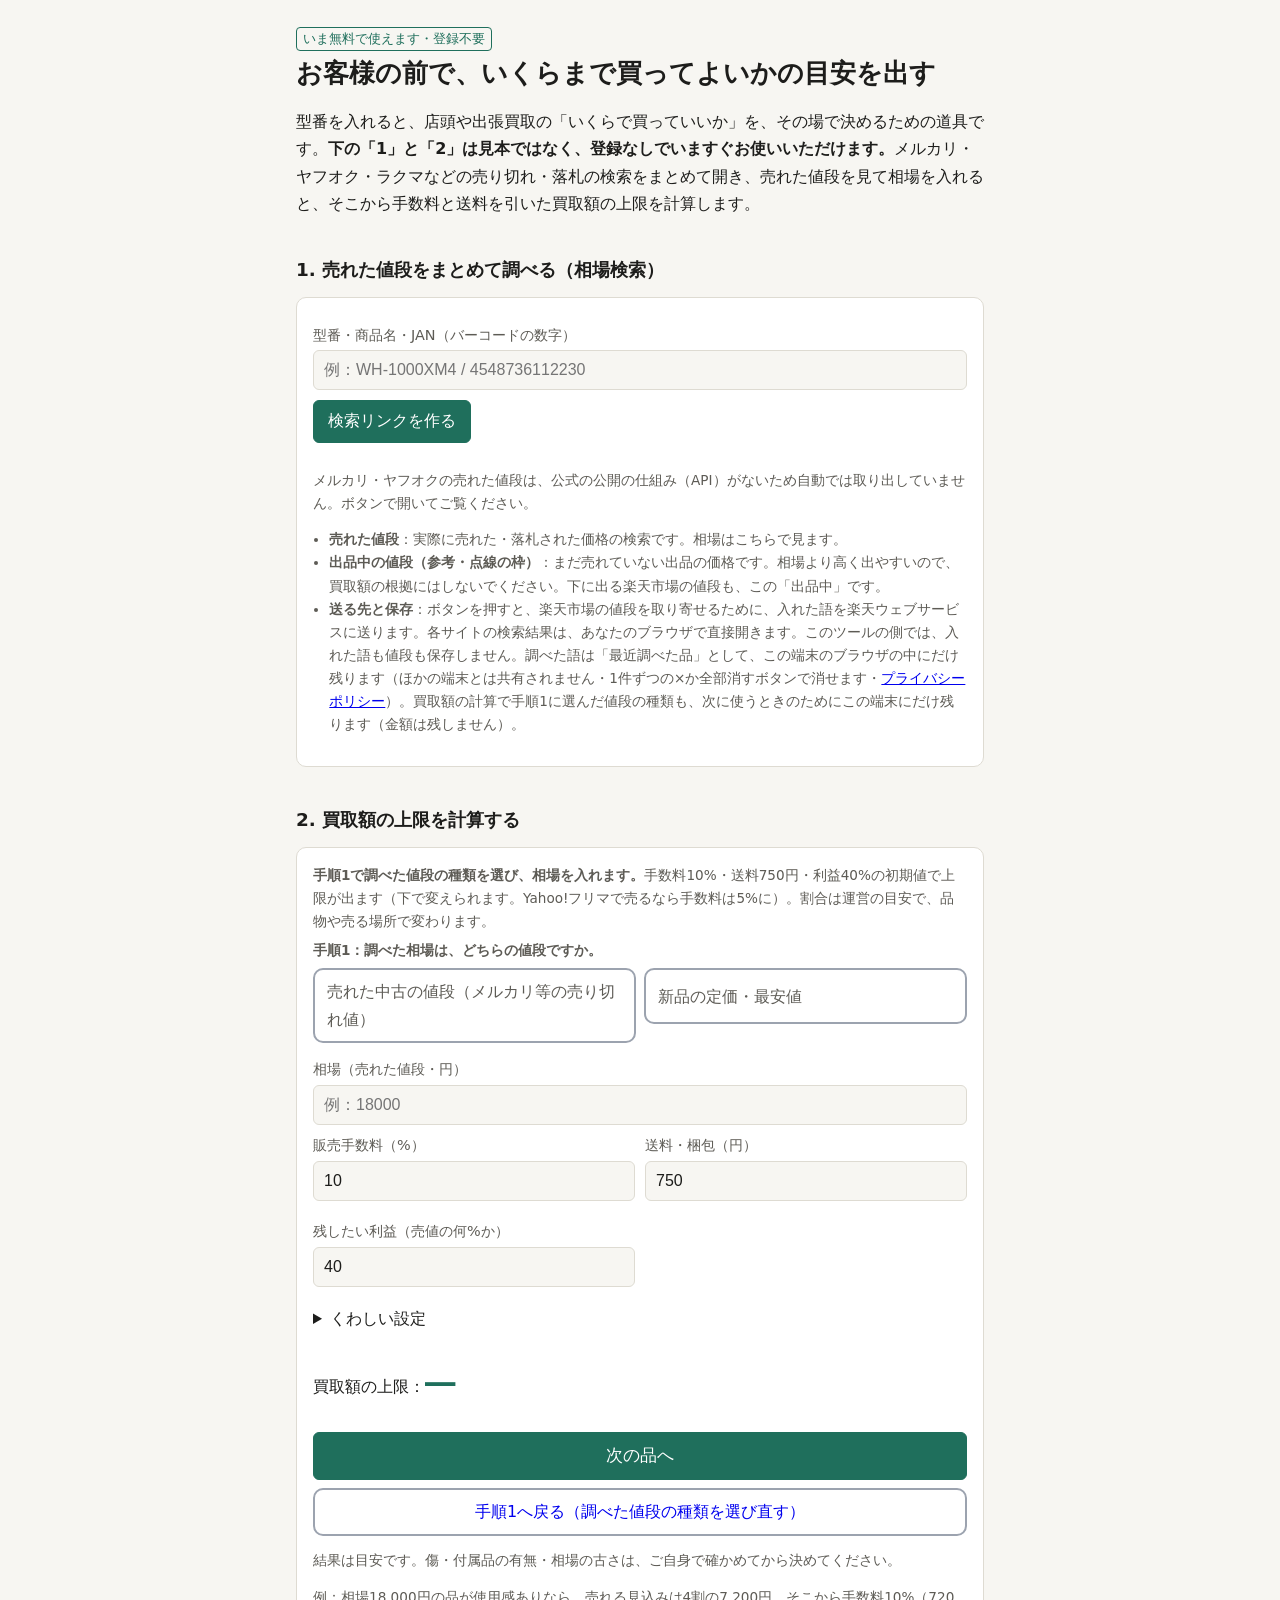
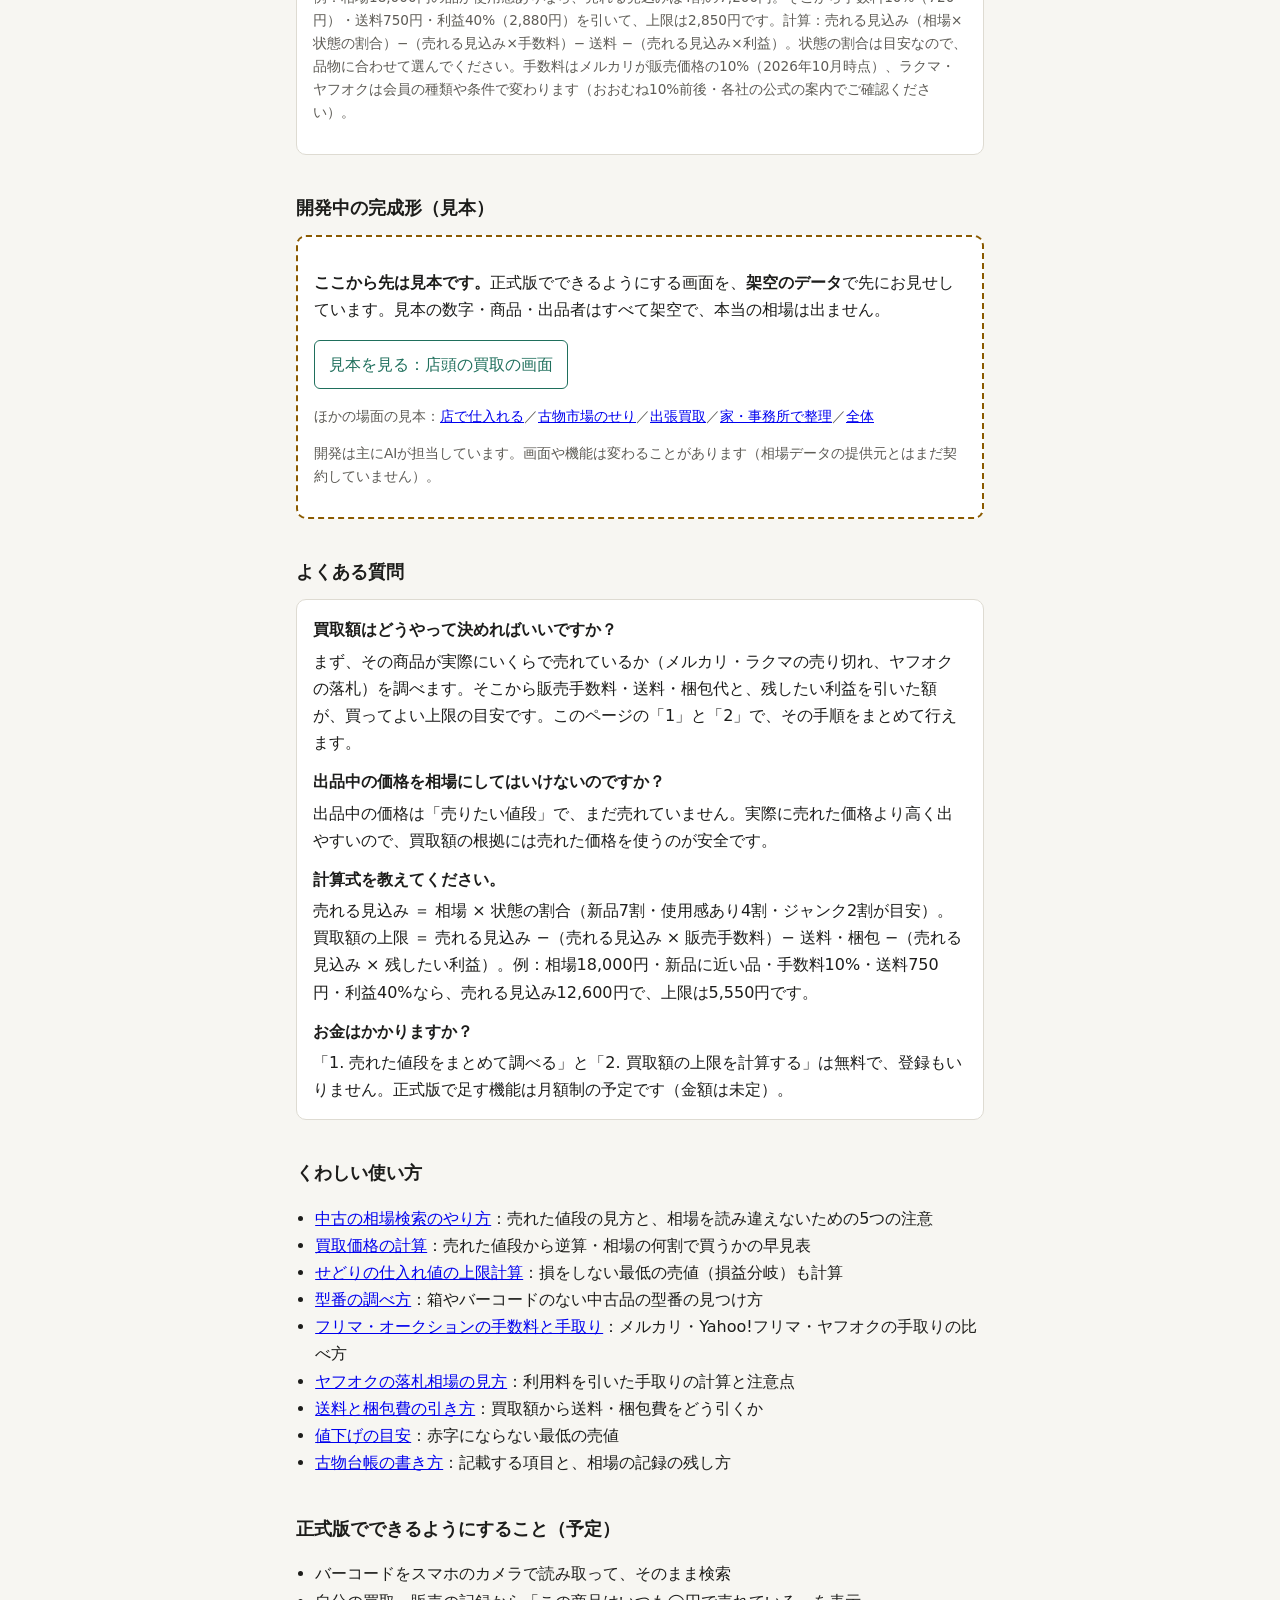
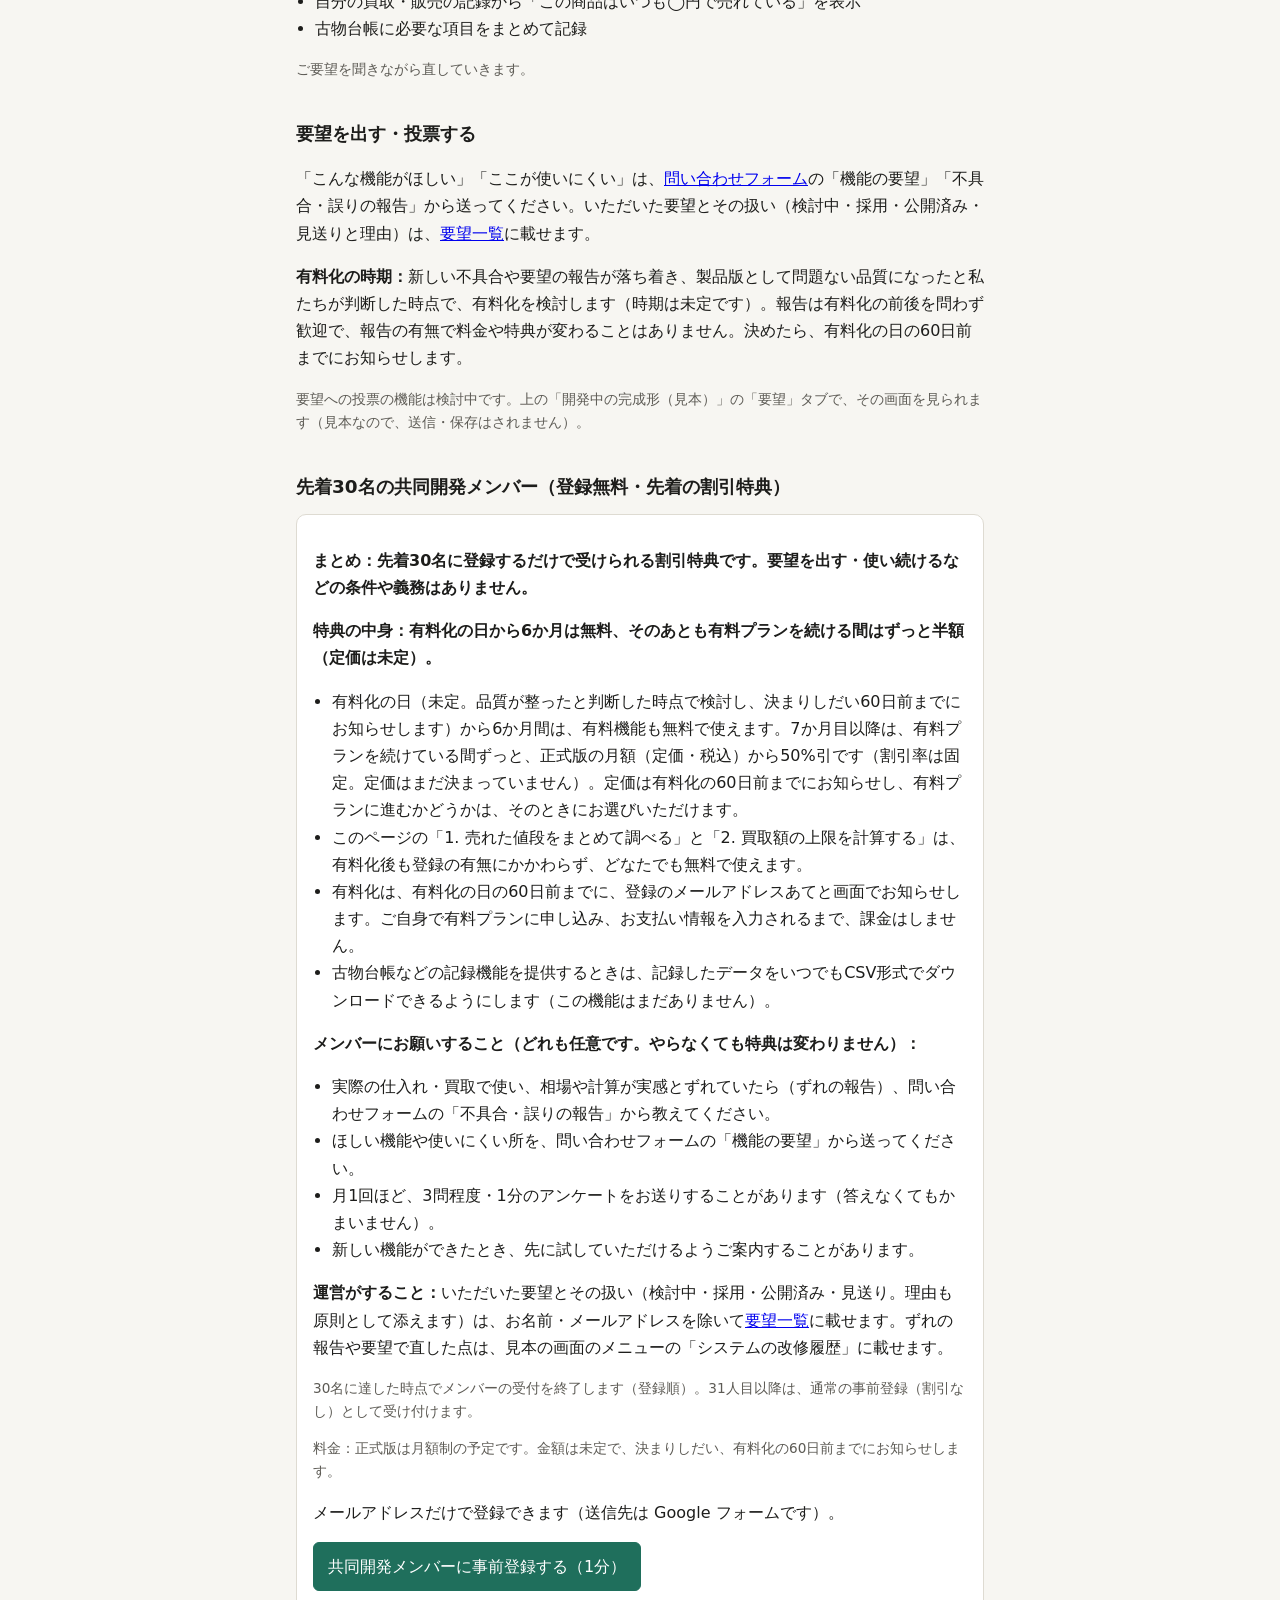
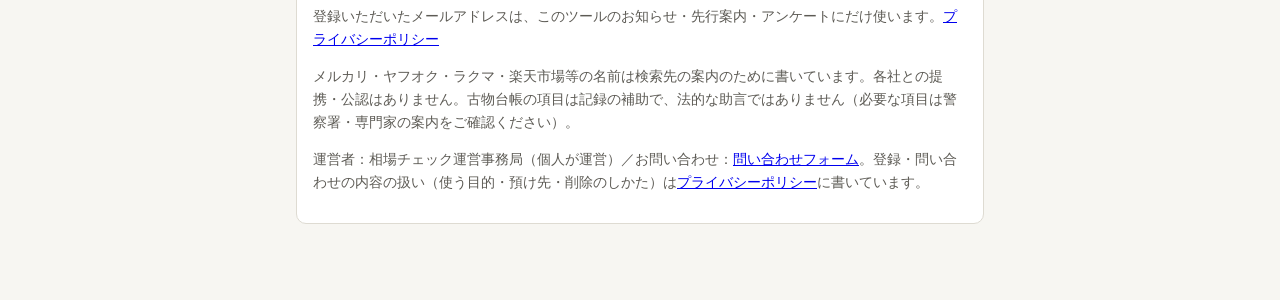
<file: index.html>
<!doctype html>
<html lang="ja">
<head>
<meta charset="utf-8">
<meta name="viewport" content="width=device-width, initial-scale=1">
<title>中古の相場検索と買取額の計算｜相場チェック（古物商・せどり向け・無料）</title>
<meta name="description" content="型番・商品名・JANを1回入れるだけで、メルカリ・ヤフオク・ラクマの売り切れ・落札価格の検索をまとめて開き、販売手数料と送料を引いた買取額の上限を計算します（売れた値段は各サイトの検索を開いて見ます。楽天市場の出品中の値段は参考として表示し、価格は保存しません）。検索と計算は無料・登録不要の、古物商・せどり向けの開発中ツール。正式版の追加機能は月額制の予定。">
<link rel="canonical" href="https://cocreturn.com/souba-check/">
<meta property="og:type" content="website">
<meta property="og:locale" content="ja_JP">
<meta property="og:site_name" content="相場チェック">
<meta property="og:title" content="売れた値段の検索と買取額の計算｜相場チェック">
<meta property="og:description" content="型番・商品名・JANを1回入れるだけで、メルカリ・ヤフオク・ラクマの売り切れ・落札価格の検索をまとめて開き、販売手数料と送料を引いた買取額の上限を計算します（売れた値段は各サイトの検索を開いて見ます。楽天市場の出品中の値段は参考として表示し、価格は保存しません）。検索と計算は無料・登録不要の、古物商・せどり向けの開発中ツール。正式版の追加機能は月額制の予定。">
<meta property="og:url" content="https://cocreturn.com/souba-check/">
<meta name="twitter:card" content="summary">
<style>
:root{--bg:#f7f6f2;--card:#fff;--ink:#1d1d1b;--sub:#5d5b55;--line:#dedbd2;--accent:#1f6f5c;--accent-ink:#fff;--warn:#8a5a00}
@media (prefers-color-scheme:dark){:root{--bg:#161614;--card:#1f1f1c;--ink:#ecebe6;--sub:#a9a69d;--line:#3a3934;--accent:#5cbfa3;--accent-ink:#0d1f1a;--warn:#e0b45c}}
*{box-sizing:border-box}
body{margin:0;background:var(--bg);color:var(--ink);font-family:system-ui,-apple-system,"Hiragino Sans","Yu Gothic UI",sans-serif;line-height:1.7}
main{max-width:720px;margin:0 auto;padding:24px 16px 64px}
h1{font-size:1.6rem;line-height:1.4;margin:.2em 0 .4em}
h2{font-size:1.15rem;margin:2em 0 .6em}
.badge{display:inline-block;font-size:.8rem;border:1px solid var(--warn);color:var(--warn);border-radius:4px;padding:0 6px}
.card{background:var(--card);border:1px solid var(--line);border-radius:10px;padding:16px;margin:12px 0}
label{display:block;font-size:.9rem;color:var(--sub);margin:.6em 0 .2em}
select,input{width:100%;font-size:1rem;padding:10px;border:1px solid var(--line);border-radius:6px;background:var(--bg);color:var(--ink)}
.row{display:grid;grid-template-columns:1fr 1fr;gap:10px}
button,.btn{display:inline-block;font-size:1rem;padding:10px 14px;border-radius:6px;border:1px solid var(--accent);background:var(--accent);color:var(--accent-ink);cursor:pointer;text-decoration:none}
.links{display:grid;grid-template-columns:repeat(auto-fill,minmax(150px,1fr));gap:8px;margin-top:12px}
.links a{display:block;text-align:center;padding:10px;border:1px solid var(--line);border-radius:6px;color:var(--ink);text-decoration:none;background:var(--bg)}
.links a:hover{border-color:var(--accent)}
.links a.list{border:1px dashed var(--sub);background:transparent}
.result{font-size:1.3rem;font-weight:700;color:var(--accent)}
#out{font-size:1.9rem}
.cond{display:block;font-size:.95rem;margin-top:.3rem}
.small{font-size:.85rem;color:var(--sub)}
.autoprice{margin-top:12px;border-top:1px solid var(--line);padding-top:8px}
.pstat{display:grid;grid-template-columns:repeat(3,1fr);gap:8px;margin:6px 0}.pstat div{background:var(--bg);border:1px solid var(--line);border-radius:6px;padding:6px 8px;text-align:center}.pstat b{display:block;font-size:1.15rem}
.plist{padding-left:1.1em;margin:4px 0}.plist li{margin:2px 0;word-break:break-all}
.badge.ok{border-color:var(--accent);color:var(--accent)}
.samplecard{border:2px dashed var(--warn)}
.btn.ghost{background:transparent;color:var(--accent)}
ul{padding-left:1.2em}
.chips{display:flex;flex-wrap:wrap;gap:6px}
.chip{display:inline-flex;align-items:stretch;max-width:100%;border:1px solid var(--accent);border-radius:22px;background:var(--bg);overflow:hidden}
.chip-go{font:inherit;font-size:.95rem;min-height:44px;padding:6px 6px 6px 14px;border:none;background:none;color:var(--ink);cursor:pointer;overflow-wrap:anywhere;text-align:left}
.chip-x{font:inherit;min-width:40px;min-height:44px;border:none;border-left:1px solid var(--line);background:none;color:var(--sub);cursor:pointer}
.chip-tools{display:flex;flex-wrap:wrap;gap:8px;margin-top:8px}
.chip-del{font:inherit;font-size:.9rem;min-height:44px;padding:6px 12px;border:1px solid var(--line);border-radius:6px;background:var(--card);color:var(--ink);cursor:pointer}
input[type=radio]{width:auto}[hidden]{display:none!important}
.kgrid{display:grid;grid-template-columns:1fr 1fr;gap:8px;margin:6px 0}@media(max-width:480px){.kgrid{grid-template-columns:1fr}}
.kb{display:block;position:relative;margin:0}.kb input{position:absolute;opacity:0;width:1px;height:1px}
.kb span{display:flex;align-items:center;min-height:56px;padding:8px 12px;border:2px solid #9ca3af;border-radius:10px;background:#fff;font-size:1rem;cursor:pointer}
.kb input:checked+span{border-color:#1d4ed8;background:#dbeafe;font-weight:bold}.kb input:checked+span:before{content:"\2713\00a0"}
.kb input:focus-visible+span{outline:3px solid #f59e0b}
</style>
<script type="application/ld+json">{"@context": "https://schema.org", "@type": "WebApplication", "name": "相場チェック", "url": "https://cocreturn.com/souba-check/", "applicationCategory": "BusinessApplication", "operatingSystem": "Web", "inLanguage": "ja", "description": "型番・商品名・JANを1回入れるだけで、メルカリ・ヤフオク・ラクマの売り切れ・落札価格の検索をまとめて開き、販売手数料と送料を引いた買取額の上限を計算します（売れた値段は各サイトの検索を開いて見ます。楽天市場の出品中の値段は参考として表示し、価格は保存しません）。検索と計算は無料・登録不要の、古物商・せどり向けの開発中ツール。正式版の追加機能は月額制の予定。", "offers": {"@type": "Offer", "price": "0", "priceCurrency": "JPY"}, "publisher": {"@type": "Organization", "name": "相場チェック運営事務局"}}</script>
</head>
<body>
<main>
<span class="badge ok">いま無料で使えます・登録不要</span>
<h1>お客様の前で、いくらまで買ってよいかの目安を出す</h1>
<p>型番を入れると、店頭や出張買取の「いくらで買っていいか」を、その場で決めるための道具です。<b>下の「1」と「2」は見本ではなく、登録なしでいますぐお使いいただけます。</b>メルカリ・ヤフオク・ラクマなどの売り切れ・落札の検索をまとめて開き、売れた値段を見て相場を入れると、そこから手数料と送料を引いた買取額の上限を計算します。</p>

<h2>1. 売れた値段をまとめて調べる（相場検索）</h2>
<div class="card">
  <label for="q">型番・商品名・JAN（バーコードの数字）</label>
  <input id="q" placeholder="例：WH-1000XM4 / 4548736112230">
  <div style="margin-top:10px"><button id="go" type="button">検索リンクを作る</button></div>
  <div class="links" id="links"></div>
  <div id="autoprice" class="autoprice" hidden aria-live="polite"></div>
  <p class="small">メルカリ・ヤフオクの売れた値段は、公式の公開の仕組み（API）がないため自動では取り出していません。ボタンで開いてご覧ください。</p>
  <ul class="small">
    <li><b>売れた値段</b>：実際に売れた・落札された価格の検索です。相場はこちらで見ます。</li>
    <li><b>出品中の値段（参考・点線の枠）</b>：まだ売れていない出品の価格です。相場より高く出やすいので、買取額の根拠にはしないでください。下に出る楽天市場の値段も、この「出品中」です。</li>
    <li><b>送る先と保存</b>：ボタンを押すと、楽天市場の値段を取り寄せるために、入れた語を楽天ウェブサービスに送ります。各サイトの検索結果は、あなたのブラウザで直接開きます。このツールの側では、入れた語も値段も保存しません。調べた語は「最近調べた品」として、この端末のブラウザの中にだけ残ります（ほかの端末とは共有されません・1件ずつの×か全部消すボタンで消せます・<a href="privacy.html">プライバシーポリシー</a>）。買取額の計算で手順1に選んだ値段の種類も、次に使うときのためにこの端末にだけ残ります（金額は残しません）。</li>
  </ul>
</div>

<h2>2. 買取額の上限を計算する</h2>
<div class="card">
  <p class="small" style="margin:0 0 6px"><b>手順1で調べた値段の種類を選び、相場を入れます。</b>手数料10%・送料750円・利益40%の初期値で上限が出ます（下で変えられます。Yahoo!フリマで売るなら手数料は5%に）。割合は運営の目安で、品物や売る場所で変わります。</p>
  <fieldset id="step1" style="border:0;padding:0;margin:0 0 8px"><legend class="small" style="padding:0"><b>手順1：調べた相場は、どちらの値段ですか。</b></legend>
  <div class="kgrid"><label class="kb"><input type="radio" name="kind" id="kindUsed" value="used"><span>売れた中古の値段（メルカリ等の売り切れ値）</span></label>
  <label class="kb"><input type="radio" name="kind" id="kindNew" value="new"><span>新品の定価・最安値</span></label></div>
  <p id="prevkind" hidden style="margin:4px 0;padding:6px 8px;background:#fef3c7;border:1px solid #f59e0b;font-weight:bold">前回と同じ「<span id="prevname"></span>」を選んでいます。違うときは上のボタンを押し直してください。</p></fieldset>

  <label for="sell" id="selllbl">相場（売れた値段・円）</label>
  <input id="sell" type="text" inputmode="numeric" placeholder="例：18000">

  <fieldset id="junkwrap" style="border:0;padding:0;margin:8px 0" hidden><legend class="small" style="padding:0"><b>付属品・欠品・動作は？</b><br>手元の品に欠けや不具合があるかを選びます。例：箱なし・コントローラ欠品。</legend>
  <div class="kgrid"><label class="kb"><input type="radio" name="junkq" id="junkNo" value="no"><span>なし（そろっていて動く）</span></label>
  <label class="kb"><input type="radio" name="junkq" id="junk" value="yes"><span>あり（欠品・不具合あり）</span></label></div></fieldset>

  <div id="condwrap" hidden>
    <label for="cond">手順2：品物の状態（新品の定価・最安値の何割で売れそうか）</label>
    <select id="cond"><option value="" selected disabled>選んでください</option><option value="70">未使用に近い（相場の7割）</option><option value="40">使用感あり（相場の4割）</option><option value="20">ジャンク・難あり（相場の2割）</option><option value="100" disabled hidden>同じ状態の中古（10割）</option><option value="50" disabled hidden>ジャンク・欠品あり（中古相場の5割・仮）</option></select>
  </div>
  <p id="usedNote" class="small" hidden>中古の売れた値段は、ジャンクでなければ割合をかけずそのまま（10割）で計算します。新品の値段を入れたなら <a href="#step1">手順1へ戻って</a>選び直してください（10割だと上限が高く出すぎます）。</p>

  <div class="row">
    <div><label for="fee">販売手数料（%）</label><input id="fee" type="text" inputmode="decimal" value="10"></div>
    <div><label for="ship">送料・梱包（円）</label><input id="ship" type="text" inputmode="numeric" value="750"></div>
    <div><label for="margin">残したい利益（売値の何%か）</label><input id="margin" type="text" inputmode="decimal" value="40"></div>
  </div>
  <details style="margin-top:10px"><summary style="cursor:pointer;padding:8px 0">くわしい設定</summary>
  <label for="minp">最低でも手元に残したい額（円）＝利益の%が小さい品でも、これより下では買わない目安</label><input id="minp" type="text" inputmode="numeric" value="300">
  <label>売れるまでの見込み（遅い＝売れるまで時間がかかる品は上限を15%下げる）</label>
  <div id="waitbtns"><button type="button" class="waitbtn" data-drop="0" data-on="1">ふつう</button> <button type="button" class="waitbtn" data-drop="15">遅い</button></div>
  <p class="small">15%は目安で、売れる日数の保証ではありません。儲けの保証でもありません。</p></details>
  <p id="curkind" style="margin:12px 0 0;font-weight:bold" hidden></p>
  <p class="small" id="cur" style="margin:4px 0 0"></p>
  <p>買取額の上限：<span class="result" id="out">―</span></p>
  <p id="msg" role="status" style="font-size:1rem"></p>
  <button type="button" id="nextbtn" style="min-height:48px;width:100%;font-size:1.05rem;margin:8px 0">次の品へ</button>
  <a href="#step1" style="display:flex;align-items:center;justify-content:center;min-height:48px;border:2px solid #9ca3af;border-radius:10px;font-size:1rem;text-decoration:none;margin:0 0 8px">手順1へ戻る（調べた値段の種類を選び直す）</a>
  <p class="small">結果は目安です。傷・付属品の有無・相場の古さは、ご自身で確かめてから決めてください。</p>
  <p class="small">例：相場18,000円の品が使用感ありなら、売れる見込みは4割の7,200円。そこから手数料10%（720円）・送料750円・利益40%（2,880円）を引いて、上限は2,850円です。計算：売れる見込み（相場×状態の割合）−（売れる見込み×手数料）− 送料 −（売れる見込み×利益）。状態の割合は目安なので、品物に合わせて選んでください。手数料はメルカリが販売価格の10%（2026年10月時点）、ラクマ・ヤフオクは会員の種類や条件で変わります（おおむね10%前後・各社の公式の案内でご確認ください）。</p>
</div>

<h2>開発中の完成形（見本）</h2>
<div class="card samplecard">
  <p><b>ここから先は見本です。</b>正式版でできるようにする画面を、<b>架空のデータ</b>で先にお見せしています。見本の数字・商品・出品者はすべて架空で、本当の相場は出ません。</p>
  <p><a class="btn ghost" href="demo.html#scene=counter">見本を見る：店頭の買取の画面</a></p>
  <p class="small">ほかの場面の見本：<a href="demo.html#scene=store">店で仕入れる</a>／<a href="demo.html#scene=market">古物市場のせり</a>／<a href="demo.html#scene=visit">出張買取</a>／<a href="demo.html#scene=office">家・事務所で整理</a>／<a href="demo.html">全体</a></p>
  <p class="small">開発は主にAIが担当しています。画面や機能は変わることがあります（相場データの提供元とはまだ契約していません）。</p>
</div>

<h2>よくある質問</h2>
<div class="card">
  <h3 style="font-size:1rem;margin:0 0 4px">買取額はどうやって決めればいいですか？</h3>
  <p style="margin:0 0 12px">まず、その商品が実際にいくらで売れているか（メルカリ・ラクマの売り切れ、ヤフオクの落札）を調べます。そこから販売手数料・送料・梱包代と、残したい利益を引いた額が、買ってよい上限の目安です。このページの「1」と「2」で、その手順をまとめて行えます。</p>
  <h3 style="font-size:1rem;margin:0 0 4px">出品中の価格を相場にしてはいけないのですか？</h3>
  <p style="margin:0 0 12px">出品中の価格は「売りたい値段」で、まだ売れていません。実際に売れた価格より高く出やすいので、買取額の根拠には売れた価格を使うのが安全です。</p>
  <h3 style="font-size:1rem;margin:0 0 4px">計算式を教えてください。</h3>
  <p style="margin:0 0 12px">売れる見込み ＝ 相場 × 状態の割合（新品7割・使用感あり4割・ジャンク2割が目安）。買取額の上限 ＝ 売れる見込み −（売れる見込み × 販売手数料）− 送料・梱包 −（売れる見込み × 残したい利益）。例：相場18,000円・新品に近い品・手数料10%・送料750円・利益40%なら、売れる見込み12,600円で、上限は5,550円です。</p>
  <h3 style="font-size:1rem;margin:0 0 4px">お金はかかりますか？</h3>
  <p style="margin:0">「1. 売れた値段をまとめて調べる」と「2. 買取額の上限を計算する」は無料で、登録もいりません。正式版で足す機能は月額制の予定です（金額は未定）。</p>
</div>

<h2>くわしい使い方</h2>
<ul>
  <li><a href="souba-kensaku.html">中古の相場検索のやり方</a>：売れた値段の見方と、相場を読み違えないための5つの注意</li>
  <li><a href="kaitori-keisan.html">買取価格の計算</a>：売れた値段から逆算・相場の何割で買うかの早見表</li>
  <li><a href="shiire-jougen.html">せどりの仕入れ値の上限計算</a>：損をしない最低の売値（損益分岐）も計算</li>
  <li><a href="kataban-shirabe.html">型番の調べ方</a>：箱やバーコードのない中古品の型番の見つけ方</li>
  <li><a href="furima-tedori.html">フリマ・オークションの手数料と手取り</a>：メルカリ・Yahoo!フリマ・ヤフオクの手取りの比べ方</li>
  <li><a href="yahuoku-rakusatsu-miekata.html">ヤフオクの落札相場の見方</a>：利用料を引いた手取りの計算と注意点</li>
  <li><a href="okuri-konpou-hiki.html">送料と梱包費の引き方</a>：買取額から送料・梱包費をどう引くか</li>
  <li><a href="nerisage-meyasu.html">値下げの目安</a>：赤字にならない最低の売値</li>
  <li><a href="kobutsu-daicho.html">古物台帳の書き方</a>：記載する項目と、相場の記録の残し方</li>
</ul>

<h2>正式版でできるようにすること（予定）</h2>
<ul>
  <li>バーコードをスマホのカメラで読み取って、そのまま検索</li>
  <li>自分の買取・販売の記録から「この商品はいつも◯円で売れている」を表示</li>
  <li>古物台帳に必要な項目をまとめて記録</li>
</ul>
<p class="small">ご要望を聞きながら直していきます。</p>

<h2>要望を出す・投票する</h2>
<p>「こんな機能がほしい」「ここが使いにくい」は、<a href="https://docs.google.com/forms/d/e/1FAIpQLSfK_EgdrjXKSaXom9wMGItKNPF0rSKMBELKG2rRaCUbPbLYGQ/viewform" target="_blank" rel="noopener">問い合わせフォーム</a>の「機能の要望」「不具合・誤りの報告」から送ってください。いただいた要望とその扱い（検討中・採用・公開済み・見送りと理由）は、<a href="requests.html">要望一覧</a>に載せます。</p>
<p><b>有料化の時期：</b>新しい不具合や要望の報告が落ち着き、製品版として問題ない品質になったと私たちが判断した時点で、有料化を検討します（時期は未定です）。報告は有料化の前後を問わず歓迎で、報告の有無で料金や特典が変わることはありません。決めたら、有料化の日の60日前までにお知らせします。</p>
<p class="small">要望への投票の機能は検討中です。上の「開発中の完成形（見本）」の「要望」タブで、その画面を見られます（見本なので、送信・保存はされません）。</p>

<h2>先着30名の共同開発メンバー（登録無料・先着の割引特典）</h2>
<div class="card">
  <p><b>まとめ：先着30名に登録するだけで受けられる割引特典です。要望を出す・使い続けるなどの条件や義務はありません。</b></p>
  <p><b>特典の中身：有料化の日から6か月は無料、そのあとも有料プランを続ける間はずっと半額（定価は未定）。</b></p>
  <ul>
    <li>有料化の日（未定。品質が整ったと判断した時点で検討し、決まりしだい60日前までにお知らせします）から6か月間は、有料機能も無料で使えます。7か月目以降は、有料プランを続けている間ずっと、正式版の月額（定価・税込）から50%引です（割引率は固定。定価はまだ決まっていません）。定価は有料化の60日前までにお知らせし、有料プランに進むかどうかは、そのときにお選びいただけます。</li>
    <li>このページの「1. 売れた値段をまとめて調べる」と「2. 買取額の上限を計算する」は、有料化後も登録の有無にかかわらず、どなたでも無料で使えます。</li>
    <li>有料化は、有料化の日の60日前までに、登録のメールアドレスあてと画面でお知らせします。ご自身で有料プランに申し込み、お支払い情報を入力されるまで、課金はしません。</li>
    <li>古物台帳などの記録機能を提供するときは、記録したデータをいつでもCSV形式でダウンロードできるようにします（この機能はまだありません）。</li>
  </ul>
  <p><b>メンバーにお願いすること（どれも任意です。やらなくても特典は変わりません）：</b></p>
<ul><li>実際の仕入れ・買取で使い、相場や計算が実感とずれていたら（ずれの報告）、問い合わせフォームの「不具合・誤りの報告」から教えてください。</li><li>ほしい機能や使いにくい所を、問い合わせフォームの「機能の要望」から送ってください。</li><li>月1回ほど、3問程度・1分のアンケートをお送りすることがあります（答えなくてもかまいません）。</li><li>新しい機能ができたとき、先に試していただけるようご案内することがあります。</li></ul>
<p><b>運営がすること：</b>いただいた要望とその扱い（検討中・採用・公開済み・見送り。理由も原則として添えます）は、お名前・メールアドレスを除いて<a href="requests.html">要望一覧</a>に載せます。ずれの報告や要望で直した点は、見本の画面のメニューの「システムの改修履歴」に載せます。</p>
  <p class="small">30名に達した時点でメンバーの受付を終了します（登録順）。31人目以降は、通常の事前登録（割引なし）として受け付けます。</p>
  <p class="small">料金：正式版は月額制の予定です。金額は未定で、決まりしだい、有料化の60日前までにお知らせします。</p>
  <p>メールアドレスだけで登録できます（送信先は Google フォームです）。</p>
  <a class="btn" id="signup" href="#" rel="noopener">共同開発メンバーに事前登録する（1分）</a>
  <p class="small">登録いただいたメールアドレスは、このツールのお知らせ・先行案内・アンケートにだけ使います。<a href="privacy.html">プライバシーポリシー</a></p>
  <p class="small">メルカリ・ヤフオク・ラクマ・楽天市場等の名前は検索先の案内のために書いています。各社との提携・公認はありません。古物台帳の項目は記録の補助で、法的な助言ではありません（必要な項目は警察署・専門家の案内をご確認ください）。</p>
  <p class="small" id="operator">運営者：相場チェック運営事務局（個人が運営）／お問い合わせ：<a href="https://docs.google.com/forms/d/e/1FAIpQLSfK_EgdrjXKSaXom9wMGItKNPF0rSKMBELKG2rRaCUbPbLYGQ/viewform" target="_blank" rel="noopener">問い合わせフォーム</a>。登録・問い合わせの内容の扱い（使う目的・預け先・削除のしかた）は<a href="privacy.html">プライバシーポリシー</a>に書いています。</p>
</div>
</main>
<script src="config.js?v=6.3"></script>
<script src="prices.js?v=6.5"></script>
<script src="tools.js?v=7.2"></script>
<script>
// 事前登録フォーム（Google フォーム・2026-10-18 公開）
var SIGNUP_URL = "https://docs.google.com/forms/d/e/1FAIpQLSdkFdGsd_A0wdew6VAlqMexyC9GHXl2XsjuUPhIiahRhTiR4Q/viewform";
// 登録フォームの「どこで知りましたか」欄の番号（例 "entry.123456"）。流入元を自動で入れるのに使う
var SIGNUP_FROM_ENTRY = "entry.197161335";
var su = document.getElementById("signup");
// URLの ?from= の値（流入元）を事前登録のリンクに引き継ぐ
var FROM = "";
try{ FROM = (new URLSearchParams(location.search).get("from") || "").slice(0,40).replace(/[^A-Za-z0-9_\-]/g, ""); }catch(e){}
if(SIGNUP_URL){
  var href = SIGNUP_URL;
  if(FROM && SIGNUP_FROM_ENTRY){ href += (href.indexOf("?") < 0 ? "?" : "&") + "usp=pp_url&" + SIGNUP_FROM_ENTRY + "=" + encodeURIComponent(FROM); }
  su.href = href; su.target = "_blank";
}
else { su.addEventListener("click", function(e){ e.preventDefault(); alert("準備中です（公開前のお試し）"); }); }
</script>
<script>
(function(){
  var m=document.getElementById("msg");
  var c=document.getElementById("cond"), wrap=document.getElementById("condwrap"), un=document.getElementById("usedNote");
  // iOS Safari は option の hidden/disabled が効かないので、10割の option は DOM から出し入れする
  var o100=c.querySelector('option[value="100"]');
  o100.disabled=false; o100.removeAttribute("hidden"); c.removeChild(o100);
  var o50=c.querySelector('option[value="50"]'), jw=document.getElementById("junkwrap"), jk=document.getElementById("junk"), cur=document.getElementById("cur");
  o50.disabled=false; o50.removeAttribute("hidden"); c.removeChild(o50);
  var sl=document.getElementById("selllbl");
  var restored="";
  function showCur(){
    var kk=document.querySelector('input[name=kind]:checked');
    sl.textContent=!kk?"相場（売れた値段・円）":(kk.value==="used"?"相場（実際に売れた中古の値段・円）":"相場（新品の定価・最安値・円）");
    var k=document.querySelector('input[name=kind]:checked'), t;
    if(!k){ cur.textContent=""; document.getElementById("curkind").hidden=true; return; }
    else if(k.value==="used") t="実際に売れた中古の値段・"+(jk.checked?"ジャンク・欠品あり（中古相場の5割・仮の目安）":"ジャンク・欠品なし（10割）");
    else{ var co=c.selectedOptions&&c.selectedOptions[0]; t="新品の定価・最安値・"+(c.value&&co?co.text.replace(/（.*$/,""):"状態は未選択"); }
    cur.textContent="この状態で調べた："+t;
    var ck=document.getElementById("curkind"), nm=k.value==="used"?"売れた中古の値段":"新品の定価・最安値";
    ck.textContent=(restored===k.value?"前回のまま：":"今の選択：")+nm; ck.hidden=false;
  }
  var lastNew=""; // 新品側で選んでいた割合を覚える
  function render(fire){
    var k=document.querySelector('input[name=kind]:checked');
    var kind=k?k.value:"";
    // 新品側の選択を覚える（自動復元された値も含む）
    if(kind!=="used" && c.value && c.value!=="100" && c.value!=="50") lastNew=c.value;
    if(kind==="used"){
      var want=jk.checked?o50:o100, other=jk.checked?o100:o50;
      if(other.parentNode) c.removeChild(other);
      if(!want.parentNode) c.appendChild(want);
      var jsel=document.querySelector('input[name=junkq]:checked');
      if(!jsel){ if(o50.parentNode) c.removeChild(o50); if(o100.parentNode) c.removeChild(o100); c.value=""; wrap.hidden=true; un.hidden=true; jw.hidden=false; }
      else{ c.value=want.value; wrap.hidden=true; un.hidden=jk.checked; jw.hidden=false; }
    }else{
      if(o100.parentNode) c.removeChild(o100);
      if(o50.parentNode) c.removeChild(o50);
      jw.hidden=true;
      c.value=lastNew; if(c.value!==lastNew) c.value="";
      wrap.hidden=(kind!=="new"); un.hidden=true;
    }
    if(fire!==false) c.dispatchEvent(new Event("change"));
    showCur(); junkGuide();
  }
  function junkGuide(){
    var k=document.querySelector('input[name=kind]:checked');
    if(k&&k.value==="used"&&!document.querySelector('input[name=junkq]:checked')){
      document.getElementById("out").textContent="―";
      m.style.fontWeight="bold"; m.style.color="#b45309"; m.textContent="▲ 付属品・欠品・動作を選んでください。";
    }
  }
  c.addEventListener("change",function(){ if(c.value && c.value!=="100" && c.value!=="50") lastNew=c.value; showCur(); });
  var s=document.getElementById("sell");
  function chk(){
    if(document.querySelector('input[name=kind]:checked')) return;
    if(s.value.trim()===""){ m.textContent=""; return; }
    m.style.fontWeight="bold"; m.style.color="#b45309"; m.textContent="▲ 手順1で、どちらの値段か選んでください。";
  }
  ["sell","fee","ship","margin","minp"].forEach(function(id){ document.getElementById(id).addEventListener("input",function(){chk();junkGuide();}); });
  // 未選択のまま相場を入れ終えたら手順1へ移す（入力中は動かさない）
  s.addEventListener("change",function(){ if(!document.querySelector('input[name=kind]:checked') && s.value.trim()!==""){ document.getElementById("step1").scrollIntoView({behavior:"smooth",block:"center"}); } });
  document.getElementById("kindUsed").addEventListener("change",function(){render()});
  document.getElementById("junkNo").addEventListener("change",function(){render()});
  jk.addEventListener("change",function(){render()});
  document.getElementById("kindNew").addEventListener("change",function(){render()});
  // 戻る（bfcache・フォーム値の自動復元）対策：今のフォーム値から表示を組み直す
  window.addEventListener("pageshow",function(e){ render(); chk(); });
  // 前回の1段目の選択を覚える（localStorage が使えなくても今どおり動く）
  var KEY="souba2step_kind", pk=document.getElementById("prevkind");
  function save(v){ try{ localStorage.setItem(KEY,v); }catch(e){} pk.hidden=true; restored=""; showCur(); }
  document.getElementById("kindUsed").addEventListener("click",function(){save("used")});
  document.getElementById("kindNew").addEventListener("click",function(){save("new")});
  try{
    var sv=localStorage.getItem(KEY);
    if((sv==="used"||sv==="new") && !document.querySelector('input[name=kind]:checked')){
      document.getElementById(sv==="used"?"kindUsed":"kindNew").checked=true; pk.hidden=false; restored=sv;
      document.getElementById("prevname").textContent=(sv==="used"?"売れた中古の値段":"新品の定価・最安値");
    }
  }catch(e){}
  document.getElementById("nextbtn").addEventListener("click",function(){
    s.value=""; var jr=document.querySelectorAll('input[name=junkq]'); for(var i=0;i<jr.length;i++) jr[i].checked=false;
    // 新品側の状態と「遅い」を次の品に持ち越さない
    lastNew=""; c.value="";
    var wf=document.querySelector('#waitbtns .waitbtn[data-drop="0"]'); if(wf && !wf.hasAttribute("data-on")) wf.click();
    // 1段目は覚えたままにするが、毎回黄色の確認文を出して選び直しを促す
    var kk=document.querySelector('input[name=kind]:checked');
    if(kk){ restored=kk.value; document.getElementById("prevname").textContent=(kk.value==="used"?"売れた中古の値段":"新品の定価・最安値"); pk.hidden=false; }
    render(); chk(); junkGuide(); s.scrollIntoView({behavior:"smooth",block:"center"}); s.focus();
  });
  render();
})();
</script>
<script src="recent.js?v=6.5"></script>
<script>if(location.hash==='#toggle-goatcounter'){try{if(localStorage.getItem('skipgc')==='t'){localStorage.removeItem('skipgc');alert('この端末の訪問を、また数えるようにしました')}else{localStorage.setItem('skipgc','t');alert('この端末の訪問は、今後数えません')}}catch(e){alert('この端末では設定できませんでした')}}</script>
<script data-goatcounter="https://souba-check.goatcounter.com/count" async src="//gc.zgo.at/count.js"></script>
</body>
</html>
</file>
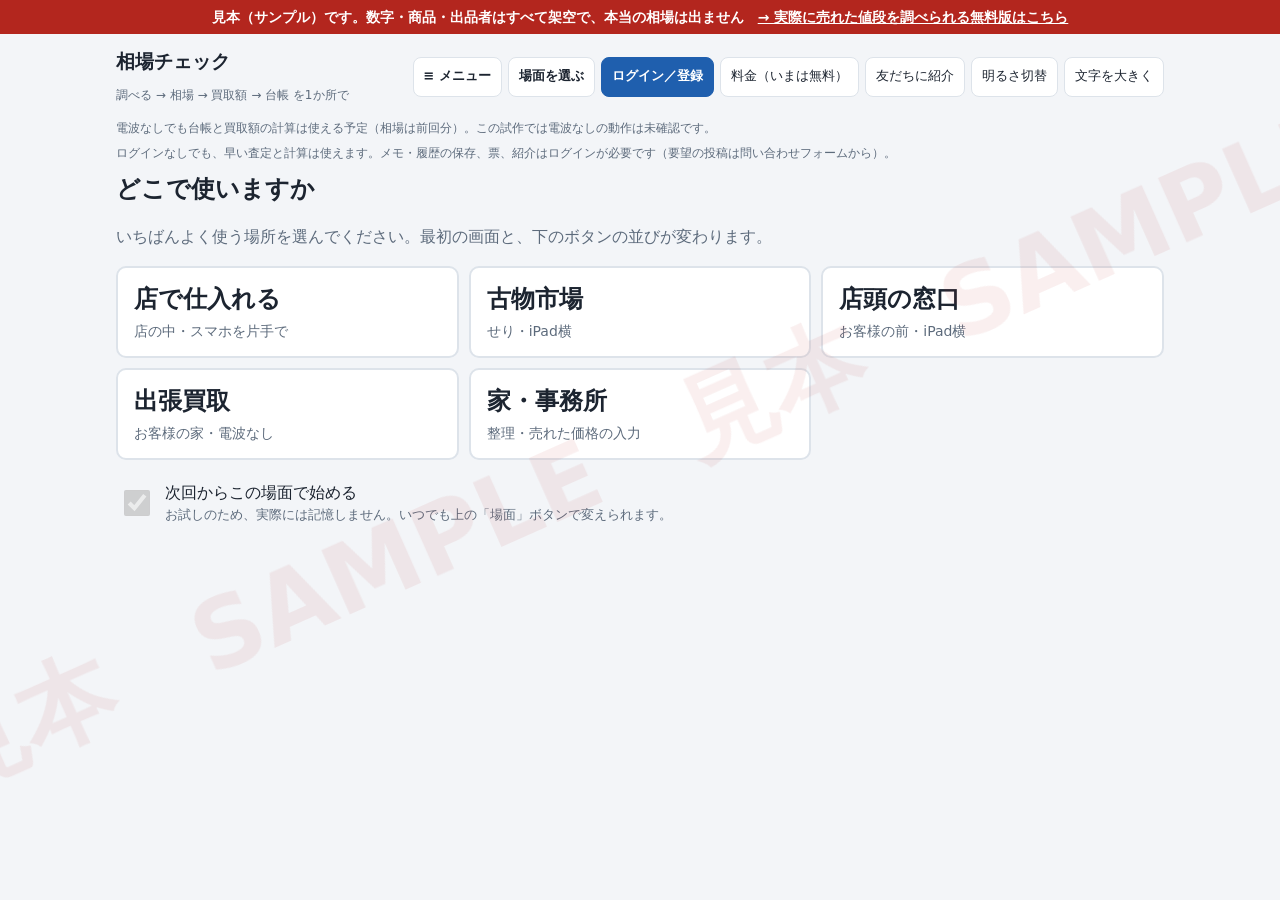
<file: demo.html>
<!doctype html>
<html lang="ja">
<head>
<meta charset="utf-8">
<meta name="viewport" content="width=device-width,initial-scale=1">
<meta name="robots" content="noindex">
<title>【見本】相場チェック｜完成形のイメージ（架空のデータ）</title>
<style>
:root{--bg:#f3f5f8;--card:#fff;--ink:#1c2430;--sub:#5d6b7c;--line:#dde3ea;--pri:#1f5fae;--pri-ink:#fff;--ok:#1d7a4d;--warn:#b25e00;--ng:#b3261e;--band:#fff4d6;--band-ink:#6b4a00;--soft:#eaf1fb;--c1:#1f5fae;--c2:#c2410c;--c3:#7b3fa0;--c4:#0f766e;--c5:#a16207;--c6:#be185d;--c7:#4d7c0f}
@media (prefers-color-scheme:dark){:root:not([data-theme=light]){--bg:#0f1318;--card:#181e26;--ink:#e6ebf1;--sub:#9aa7b6;--line:#2b3440;--pri:#5b9bea;--pri-ink:#0b1320;--ok:#4cc38a;--warn:#e6a04a;--ng:#ff8a80;--band:#3a2f10;--band-ink:#ffdf91;--soft:#1b2736;--c1:#6aa8f5;--c2:#f08a5d;--c3:#c39be0;--c4:#4fd1c0;--c5:#e5c158;--c6:#f08cb8;--c7:#a3d65c}}
:root[data-theme=dark]{--bg:#0f1318;--card:#181e26;--ink:#e6ebf1;--sub:#9aa7b6;--line:#2b3440;--pri:#5b9bea;--pri-ink:#0b1320;--ok:#4cc38a;--warn:#e6a04a;--ng:#ff8a80;--band:#3a2f10;--band-ink:#ffdf91;--soft:#1b2736;--c1:#6aa8f5;--c2:#f08a5d;--c3:#c39be0;--c4:#4fd1c0;--c5:#e5c158;--c6:#f08cb8;--c7:#a3d65c}
*{box-sizing:border-box}
[hidden]{display:none!important}
body{margin:0;background:var(--bg);color:var(--ink);font:16px/1.6 system-ui,"Hiragino Sans","Yu Gothic UI",Meiryo,sans-serif;padding-bottom:84px}
.band{position:sticky;top:0;z-index:40;background:var(--band);color:var(--band-ink);font-size:13px;text-align:center;padding:6px 10px;border-bottom:1px solid var(--line);font-weight:600}
.sampleband{background:#b3261e;color:#fff;font-size:14px;border-bottom:0}.sampleband a{color:#fff;text-decoration:underline;white-space:nowrap}
body::after{content:"見本　SAMPLE　見本　SAMPLE";position:fixed;left:50%;top:50%;transform:translate(-50%,-50%) rotate(-24deg);font-size:min(11vw,96px);font-weight:900;color:#b3261e;opacity:.07;white-space:nowrap;pointer-events:none;z-index:30}
header{display:flex;align-items:center;gap:10px;padding:12px 16px;max-width:1080px;margin:0 auto}
header h1{font-size:19px;margin:0;flex:1}
header small{color:var(--sub);font-weight:400;font-size:12px}
.themebtn{border:1px solid var(--line);background:var(--card);color:var(--ink);border-radius:8px;padding:6px 10px;font-size:13px;min-height:36px}
main,.wrap{max-width:1080px;margin:0 auto;padding:0 16px}
.screen{display:none;position:relative}.screen.on{display:block}
.tag{position:absolute;top:-4px;right:0;font-size:11px;color:var(--sub);background:var(--card);border:1px solid var(--line);border-radius:6px;padding:1px 7px;max-width:70%}
.card{background:var(--card);border:1px solid var(--line);border-radius:12px;padding:16px;margin:12px 0;position:relative}
.card>.tag{top:6px;right:8px}
h2{font-size:18px;margin:6px 0 4px}h3{font-size:16px;margin:0 0 8px}
.note{color:var(--sub);font-size:16px}
button.trial{background:repeating-linear-gradient(45deg,var(--soft) 0 8px,var(--card) 8px 16px);border:2px dashed var(--warn);color:var(--ink);font-weight:700}
button.trial::after{content:"（お試し専用・実物にはありません）";display:block;font-size:15px;font-weight:400;color:var(--sub)}
#aurk button{min-width:64px;font-size:16px;min-height:48px}
label{display:block;font-size:14px;color:var(--sub);margin:10px 0 4px}
input,select,textarea{width:100%;font:inherit;padding:11px 12px;border:1px solid var(--line);border-radius:10px;background:var(--bg);color:var(--ink);min-height:46px}
button{font:inherit;min-height:46px;border-radius:10px;border:1px solid var(--line);background:var(--card);color:var(--ink);padding:8px 14px;cursor:pointer}
button.pri{background:var(--pri);color:var(--pri-ink);border-color:var(--pri);font-weight:700}
button:disabled{opacity:.45;cursor:not-allowed}
tr.voided td{color:var(--sub)}
.row{display:flex;gap:10px;flex-wrap:wrap}.row>*{flex:1 1 140px}
.cand{display:flex;gap:12px;align-items:center;border:2px solid var(--line);border-radius:12px;padding:12px;margin:8px 0;cursor:pointer;background:var(--card)}
.cand.sel{border-color:var(--pri);background:var(--soft)}
.thumb{width:56px;height:56px;border-radius:10px;background:linear-gradient(135deg,#8b97a6,#4b5563);flex:none;display:grid;place-items:center;color:#fff;font-size:12px}
.cand b{display:block}.cand .meta{font-size:13px;color:var(--sub)}
.match{margin-left:auto;text-align:right;font-weight:700;min-width:64px}
.bar{height:6px;background:var(--line);border-radius:4px;margin-top:4px;overflow:hidden}.bar i{display:block;height:100%;background:var(--pri)}
.warnbox{background:var(--band);color:var(--band-ink);border-radius:10px;padding:8px 12px;font-size:13px;margin-top:8px}
.chk{display:flex;align-items:center;gap:12px;padding:10px 4px;border-bottom:1px solid var(--line);margin:0;color:var(--ink);font-size:16px}
.chk input{width:26px;height:26px;min-height:0;flex:none}
.chk span{flex:1}.chk em{font-style:normal;color:var(--sub);font-size:13px;display:block}
.stats{display:grid;grid-template-columns:repeat(2,1fr);gap:10px}
@media(min-width:700px){.stats{grid-template-columns:repeat(4,1fr)}}
.stat{background:var(--soft);border-radius:10px;padding:10px 12px}
.stat .k{font-size:12px;color:var(--sub)}.stat .v{font-size:22px;font-weight:700}.stat .s{font-size:12px;color:var(--sub)}
.badge{display:inline-block;font-size:12px;border-radius:6px;padding:1px 7px;margin-left:4px;font-weight:600;white-space:nowrap}
.b-warn{background:var(--band);color:var(--band-ink)}.b-out{background:var(--line);color:var(--sub)}
.tablewrap{overflow-x:auto;-webkit-overflow-scrolling:touch}
table{border-collapse:collapse;width:100%;font-size:14px;min-width:560px}
th,td{padding:8px;border-bottom:1px solid var(--line);text-align:left;white-space:nowrap}
th{font-size:12px;color:var(--sub)}
td.num,th.num{text-align:right;font-variant-numeric:tabular-nums}
tr.out td{opacity:.42;text-decoration:line-through}
td a{color:var(--pri)}
@media(max-width:699px){
 table.cards{min-width:0}.cards thead{display:none}
 .cards tr{display:block;border:1px solid var(--line);border-radius:10px;margin:8px 0;padding:6px 12px}
 .cards td{display:flex;justify-content:space-between;align-items:center;gap:12px;white-space:normal;border:0;padding:4px 0;text-align:right;font-size:15px}
 .cards td::before{content:attr(data-l);color:var(--sub);font-size:12px;text-align:left;flex:none}
 .cards td.num{text-align:right}
}
.legend{display:flex;gap:12px;flex-wrap:wrap;font-size:12px;color:var(--sub);margin:6px 0}
.legend span{display:inline-flex;align-items:center;gap:5px}
.seg{display:inline-flex;border:1px solid var(--line);border-radius:10px;overflow:hidden}
.seg button{border:0;border-radius:0;min-height:42px;font-size:14px}.seg button.on{background:var(--pri);color:var(--pri-ink)}
svg text{fill:var(--sub);font-size:12px}
.big{font-size:34px;font-weight:800;color:var(--pri);line-height:1.2}
.range{font-size:15px}
.calc .l{display:flex;justify-content:space-between;padding:6px 0;border-bottom:1px dashed var(--line);font-size:15px}
.vote{display:grid;grid-template-columns:1fr 1fr;gap:8px}
.vote button.on{background:var(--pri);color:var(--pri-ink);border-color:var(--pri)}
nav.tabs{position:fixed;left:0;right:0;bottom:0;background:var(--card);border-top:1px solid var(--line);display:flex;z-index:30;padding-bottom:env(safe-area-inset-bottom)}
nav.tabs button{flex:1;border:0;border-radius:0;min-height:60px;font-size:11px;background:transparent;color:var(--sub);display:flex;flex-direction:column;align-items:center;justify-content:center;gap:2px;padding:4px 0;position:relative}
nav.tabs button svg{width:22px;height:22px;stroke:currentColor;fill:none;stroke-width:1.8}
nav.tabs button.on{color:var(--pri);font-weight:700;box-shadow:inset 0 3px 0 var(--pri)}
.lockstrip{position:fixed;left:8px;right:8px;bottom:68px;z-index:35;background:var(--band);color:var(--band-ink);border:2px solid var(--warn);border-radius:10px;padding:8px 12px;font-size:15px;font-weight:700;text-align:center;cursor:pointer}
.caut{background:var(--band);color:var(--band-ink);border:2px solid var(--warn);border-radius:10px;padding:10px 12px;font-size:15px;margin-bottom:8px}
.steps{display:grid;grid-template-columns:repeat(3,1fr);gap:8px;margin:10px 0}.steps div{background:var(--soft);border-radius:10px;padding:10px 6px;font-size:13px;text-align:center}.steps b{display:block;font-size:16px}
.pill{display:inline-block;font-size:12px;font-weight:700;border-radius:6px;padding:1px 7px;background:var(--band);color:var(--band-ink);margin-left:4px}
body:not(.showtags) .tag{display:none}
nav.tabs button.lockd{opacity:.55}
@media(min-width:900px){body{padding-bottom:24px}nav.tabs{position:sticky;top:31px;bottom:auto;max-width:1048px;margin:0 auto 4px;border:1px solid var(--line);border-radius:12px;overflow:hidden}nav.tabs button{flex-direction:row;font-size:14px;gap:8px;box-shadow:none}nav.tabs button.on{box-shadow:inset 0 -3px 0 var(--pri)}.lockstrip{position:static;max-width:1048px;margin:0 auto 6px}}
.q{border-top:1px solid var(--line);padding:10px 0}.q b{font-size:14px}
.q .fake{margin-top:6px;border:1px dashed var(--line);border-radius:8px;padding:8px;color:var(--sub);font-size:13px}
/* 追加：検索窓・操作帯 */
.sbar{display:flex;gap:8px;flex-wrap:wrap;align-items:stretch}
.sbar input{flex:1 1 100%}.sbar select{flex:1 1 120px}.sbar button{flex:1 1 90px}
.chs{display:grid;grid-template-columns:repeat(2,1fr);gap:8px;margin-top:8px}
@media(min-width:700px){.chs{grid-template-columns:repeat(4,1fr)}}
.chs div{background:var(--soft);border-radius:10px;padding:8px 10px;font-size:13px}.chs b{font-size:15px;display:block}.chs a{color:var(--pri)}
.rank{list-style:none;margin:6px 0 0;padding:0}
.rank li{display:flex;gap:10px;align-items:center;padding:9px 4px;border-bottom:1px solid var(--line);font-size:15px;cursor:pointer}
.rank li.dis{cursor:default;opacity:.6}
.rank .n{width:26px;height:26px;border-radius:50%;background:var(--pri);color:var(--pri-ink);display:grid;place-items:center;font-size:13px;font-weight:700;flex:none}
.rank .c{margin-left:auto;font-size:13px;color:var(--sub)}
details summary{cursor:pointer;min-height:40px;display:flex;align-items:center;font-weight:600;font-size:15px}
.ctl{display:flex;gap:8px;flex-wrap:wrap;align-items:center;font-size:13px;color:var(--sub);padding:6px 0}
.ctl button{min-height:40px;font-size:13px}
.lockbox{display:none;text-align:center}.locked .lockbox{display:block}.locked .body{display:none}
.lockbox svg{width:44px;height:44px;stroke:var(--warn);fill:none;stroke-width:1.8}
.emptyview{display:none}.empty .emptyview{display:block}.empty .hasdata{display:none}
.links a{display:flex;justify-content:space-between;align-items:center;min-height:46px;padding:6px 12px;border:1px solid var(--line);border-radius:10px;margin:6px 0;color:var(--pri);text-decoration:none;font-size:15px}
.chips button{min-height:40px;font-size:14px;margin:3px 3px 0 0}
.tolrow{display:flex;gap:10px;align-items:center}.tolrow input[type=range]{min-height:30px;padding:0}.tolrow b{min-width:56px}
.swl{display:flex;align-items:center;gap:10px;margin-top:10px;color:var(--ink);font-size:15px}.swl input{width:26px;height:26px;min-height:0}
ul.log{padding-left:18px;margin:6px 0;font-size:14px}
.rs{grid-template-columns:repeat(3,1fr)}.rs .v{font-size:17px}
.small{font-size:13px}.small .card{padding:12px}.small .q b{font-size:13px}.small .vote button{min-height:40px;font-size:13px}
.rq{display:flex;gap:12px;border-top:1px solid var(--line);padding:12px 0}
.rq .vb{flex:none;width:64px;min-height:64px;display:flex;flex-direction:column;align-items:center;justify-content:center;padding:4px;font-size:11px;line-height:1.3;gap:0}
.rq .vb b{font-size:20px}.rq .vb.on{background:var(--pri);color:var(--pri-ink);border-color:var(--pri)}
.rq .bd{flex:1;min-width:0}.rq .ti{font-weight:700;font-size:16px}
.rq .ai{font-size:14px;margin-top:4px;background:var(--soft);border-radius:8px;padding:6px 10px}
.rq .dt{font-size:12px;color:var(--sub);margin-top:4px}
.st{display:inline-block;font-size:12px;font-weight:700;border-radius:6px;padding:1px 8px;margin-right:6px;background:var(--line);color:var(--sub)}
.st.s-adopt{background:var(--ok);color:var(--pri-ink)}.st.s-dev{background:var(--pri);color:var(--pri-ink)}.st.s-pub{background:var(--ok);color:var(--pri-ink)}.st.s-wait{background:var(--band);color:var(--band-ink)}
.grp{font-size:13px;font-weight:700;color:var(--sub);margin:14px 0 0;padding:4px 0;border-bottom:2px solid var(--line)}
.sim{background:var(--soft);border-radius:10px;padding:8px 10px;margin-top:8px}.sim .rq{padding:8px 0}.sim .rq .vb{width:auto;min-height:44px;flex-direction:row;font-size:13px;padding:6px 10px}
.rq .ct{font-size:14px;margin-top:4px;word-break:break-word}
.ctr{display:flex;gap:10px;align-items:center;padding:9px 0;border-top:1px solid var(--line)}.ctr .n{width:28px;height:28px;border-radius:50%;background:var(--pri);color:var(--pri-ink);display:grid;place-items:center;font-weight:700;font-size:14px;flex:none}.ctr .pt{margin-left:auto;font-size:20px;font-weight:800;text-align:right;flex:none}.ctr .pt small{font-size:12px;font-weight:400;color:var(--sub)}.ctr .bk{font-size:12px;color:var(--sub)}
.mb{min-height:40px!important;margin:6px 6px 0 0;font-size:14px}.mb.on{background:var(--pri);color:var(--pri-ink);border-color:var(--pri)}
header{flex-wrap:wrap}header h1{flex:1 1 150px}.hbtns{display:flex;gap:6px;flex-wrap:wrap}.hbtns .themebtn{min-height:40px}
.hmob,.infosp{display:none}
@media(max-width:600px){
header{flex-wrap:nowrap;flex-direction:column;align-items:stretch;gap:6px}
header h1{display:none}
.hmob{display:flex;gap:8px;align-items:stretch}
.hmob #hscene{flex:1 1 auto;min-width:0;text-align:left;border:1px solid var(--line);background:var(--card);color:var(--ink);border-radius:8px;padding:6px 10px;min-height:48px;font-size:16px;line-height:1.25}
.hmob #hscene small{display:block;font-size:13px;color:var(--sub);white-space:nowrap;overflow:hidden;text-overflow:ellipsis}
.hmob #lgbtn2{flex:none;min-height:48px;padding:6px 8px;font-size:16px;font-weight:700;white-space:nowrap}
.hbtns #lgbtn{display:none}
.tip{display:inline-block;margin-left:4px;min-width:24px;min-height:24px;line-height:24px;text-align:center;border:1px solid var(--sub);border-radius:12px;font-size:13px;font-weight:700;color:var(--sub);text-decoration:none;cursor:pointer;padding:0 5px;vertical-align:middle}
#tipbox{position:fixed;left:8px;right:8px;bottom:70px;z-index:99;background:var(--ink);color:var(--bg);border-radius:10px;padding:12px 14px;font-size:16px;line-height:1.5}
.hmob #hmenu{flex:none;min-height:48px;padding:6px 12px;font-size:16px;font-weight:700}
.hbtns{display:none;flex-direction:column;flex-wrap:nowrap}
header.mopen .hbtns{display:flex}
.hbtns .themebtn{width:100%;min-height:48px;font-size:16px;text-align:left}
.hbtns #scbtn{display:none}
.infopc{display:none}
.infosp{display:block;margin:0 0 6px}
.infosp summary{font-size:12px;color:var(--sub);min-height:32px;display:flex;align-items:center;cursor:pointer}
}
.free{background:var(--ok);color:var(--pri-ink);border-radius:12px;padding:14px;text-align:center;font-size:26px;font-weight:800;line-height:1.3}.free small{display:block;font-size:13px;font-weight:600;margin-top:4px}
table.cmp{min-width:0}.cmp th,.cmp td{white-space:normal;vertical-align:top;font-size:14px}.cmp td:nth-child(2),.cmp td:nth-child(3){width:28%}
.plan{display:grid;grid-template-columns:1fr 1fr;gap:10px}.plan div{background:var(--soft);border-radius:10px;padding:10px 12px}.plan b{font-size:20px;display:block}
.pr{list-style:none;padding:0;margin:0}.pr li{padding:10px 0;border-top:1px solid var(--line);font-size:15px}.pr li b{display:block}
.code{display:flex;gap:8px;align-items:center}.code .cv{flex:1;font:700 24px/1.2 ui-monospace,Consolas,monospace;background:var(--soft);border-radius:10px;padding:12px;text-align:center;letter-spacing:.05em}
.sample{background:var(--soft);border-left:4px solid var(--pri);border-radius:8px;padding:10px 12px;font-size:15px}
.bn{font-size:13px;margin:6px 0 0}.bn b{color:var(--ink)}
.mine{background:var(--soft);border-radius:10px;padding:8px 12px;margin:8px 0;font-size:15px}
.hl{display:flex;gap:10px;padding:8px 0;border-top:1px solid var(--line);font-size:14px}.hl i{font-style:normal;color:var(--sub);flex:none;width:44px}.hl em{font-style:normal;color:var(--sub);flex:none;margin-left:auto;padding-left:6px}
/* v6：早い査定・まとめて査定・大きな文字・本人確認 */
body.lg{zoom:1.25}
.offl{font-size:12px;color:var(--sub);margin:0 0 6px}
.k4,.rk4{display:grid;grid-template-columns:repeat(4,1fr);gap:6px}
.k4 label{margin:0;display:flex;flex-direction:column;align-items:center;gap:4px;padding:10px 2px;border:2px solid var(--line);border-radius:10px;font-size:13px;color:var(--ink);text-align:center;cursor:pointer;line-height:1.3}
.k4 label.on{border-color:var(--ok);background:var(--soft)}
.k4 input{width:28px;height:28px;min-height:0}
.rk4 button{min-height:64px;font-size:22px;font-weight:800;padding:4px;display:flex;flex-direction:column;align-items:center;justify-content:center;line-height:1.2}
.rk4 button small{font-size:11px;font-weight:400}
.rk4 button.on{background:var(--pri);color:var(--pri-ink);border-color:var(--pri)}
.kbig{text-align:center}.kbig .big{font-size:42px}
.bi{display:flex;gap:10px;align-items:center;padding:10px 0;border-top:1px solid var(--line)}.bi .nm{flex:1;min-width:0;font-size:15px}.bi .am{font-weight:800;font-size:18px;white-space:nowrap}.bi button{min-height:40px;font-size:13px}
.cand.na{opacity:.7}
.need{border:2px solid var(--warn);background:var(--band);color:var(--band-ink);border-radius:10px;padding:8px 12px;font-size:14px;margin-top:8px}
.req{color:var(--ng);font-weight:700}
.pill.soon{background:var(--soft);color:var(--sub);border:1px solid var(--line)}
/* v8：場面・値札判定・せり・窓口・出張・整理 */
#scgrid{display:grid;gap:10px;margin:10px 0}
@media(min-width:768px){#scgrid{grid-template-columns:repeat(3,1fr)}}
.scb{display:flex;flex-direction:column;align-items:flex-start;gap:2px;width:100%;min-height:92px;margin:0;padding:12px 16px;border:2px solid var(--line);font-size:24px;font-weight:700;text-align:left}
.scb small{font-size:14px;color:var(--sub);font-weight:400}
.scb.on{border-color:var(--pri);background:var(--soft)}
.two{display:block}
@media(min-width:768px) and (orientation:landscape){.two{display:grid;grid-template-columns:minmax(260px,340px) 1fr;gap:14px;align-items:start}}
.actbar{position:sticky;bottom:68px;z-index:20;display:flex;gap:8px;padding:8px;margin:12px 0;background:var(--card);border:1px solid var(--line);border-radius:12px;box-shadow:0 -2px 10px rgba(0,0,0,.14)}
.actbar button{flex:1;min-height:64px;font-size:20px;font-weight:700}
@media(min-width:900px){.actbar{bottom:8px}}
.verdict{border-radius:14px;padding:14px 8px;font-size:56px;font-weight:800;line-height:1.2;text-align:center}
.vy{background:var(--ok);color:var(--pri-ink)}.vn{background:var(--ng);color:var(--pri-ink)}
.vl{font-size:24px;font-weight:700;margin-top:10px}
.bigin{font-size:32px!important;font-weight:800;text-align:right;min-height:60px}
input.over{border:3px solid var(--ng)}
.alert{background:var(--ng);color:var(--pri-ink);border-radius:10px;padding:10px 12px;font-size:18px;font-weight:700;margin-top:8px}
.okline{color:var(--ok);font-size:15px;font-weight:700;margin-top:8px}
button.ng{background:var(--ng);color:var(--pri-ink);border-color:var(--ng)}
.stepb{display:flex;gap:8px;margin-top:8px}.stepb button{flex:1;min-height:52px;font-size:18px;font-weight:700}
.cu{display:flex;justify-content:space-between;align-items:center;gap:12px;padding:16px 0;border-bottom:1px solid var(--line);font-size:24px;text-align:left}.cu b{font-size:34px;white-space:nowrap}
.cli{display:flex;justify-content:space-between;gap:8px;align-items:center}
.lists{display:grid;grid-template-columns:1fr 1fr;gap:10px}
.ph{display:flex;gap:6px;flex-wrap:wrap;align-items:center;margin-top:6px}.ph .thumb{width:64px;height:64px;font-size:12px}
.vrow{border-top:1px solid var(--line);padding:12px 0}
.qt{border:2px dashed var(--ink);border-radius:10px;padding:14px;background:var(--card)}
.qt .sg{border:1px solid var(--line);min-height:70px;border-radius:8px;margin-top:6px;padding:6px;color:var(--sub);font-size:13px}
.oin{width:150px;min-height:46px;text-align:right}
.pillon{display:inline-block;background:var(--warn);color:var(--pri-ink);font-size:12px;font-weight:700;border-radius:6px;padding:1px 8px}
</style>
</head>
<body>
<div class="band sampleband"><b>見本（サンプル）</b>です。数字・商品・出品者はすべて架空で、本当の相場は出ません　<a href="./">→ 実際に売れた値段を調べられる無料版はこちら</a></div>
<header><h1>相場チェック<br><small>調べる → 相場 → 買取額 → 台帳 を1か所で</small></h1><div class="hmob"><button id="hscene" data-go="s16"><b>相場チェック</b><small>場面を選ぶ</small></button><button class="themebtn" id="lgbtn2" aria-pressed="false" aria-label="文字を大きくする">文字 大</button><button class="themebtn" id="hmenu" data-go="s17">≡ メニュー</button></div><div class="hbtns" id="hbtns"><button class="themebtn" id="hmenu2" data-go="s17" style="font-weight:700">≡ メニュー</button><button class="themebtn" id="scbtn" data-go="s16" style="font-weight:700">場面を選ぶ</button><button class="themebtn pri" id="authbtn" data-go="s9" style="font-weight:700">ログイン／登録</button><button class="themebtn" data-go="s7">料金（いまは無料）</button><button class="themebtn" data-go="s8">友だちに紹介</button><button class="themebtn" id="themebtn">明るさ切替</button><button class="themebtn" id="lgbtn" aria-pressed="false">文字を大きく</button></div></header>
<div class="wrap"><div class="infopc"><p class="offl">電波なしでも台帳と買取額の計算は使える予定（相場は前回分）。この試作では電波なしの動作は未確認です。</p>
<p class="note" style="margin:0 0 6px;font-size:12px">ログインなしでも、早い査定と計算は使えます。メモ・履歴の保存、票、紹介はログインが必要です（要望の投稿は問い合わせフォームから）。</p></div>
<details class="infosp"><summary>ⓘ 電波なし・ログインなしでも使える範囲</summary><p class="offl">電波なしでも台帳と買取額の計算は使える予定（相場は前回分）。この試作では電波なしの動作は未確認です。</p>
<p class="note" style="margin:0 0 6px;font-size:12px">ログインなしでも、早い査定と計算は使えます。メモ・履歴の保存、票、紹介はログインが必要です（要望の投稿は問い合わせフォームから）。</p></details></div>

<!-- 常設の検索窓 -->
<div class="wrap" id="topwrap" hidden>
<div class="card" style="margin-top:0"><span class="tag">P0-1</span>
<h2 style="margin-top:0">この道具でできること</h2>
<p style="margin:4px 0;font-size:17px;font-weight:700">型番・商品名を入れると、売れた相場と「いくらまでなら買ってよいか」が出ます。</p>
<div class="steps"><div><b>① 調べる</b>品物を調べる</div><div><b>② 相場</b>相場を見る</div><div><b>③ 買取額</b>買取額を決める</div></div>
<button class="pri" data-go="s1" style="width:100%">① 品物を調べるから始める</button></div>
<div class="card" id="gs"><span class="tag">P0-1・P0-3・P1-6</span>
<label style="margin-top:0">キーワード・型番・バーコード番号（JAN）でまとめて検索（メルカリなど7つの売り場）</label>
<div class="sbar">
<input id="gq" placeholder="例：WH-1000XM4" inputmode="search" aria-label="検索">
<select id="gp" aria-label="期間"><option value="30">30日</option><option value="90" selected>90日</option><option value="365">1年</option><option value="1095">3年</option><option value="3650">10年（検討中）</option></select>
<button class="pri" id="gsgo">検索</button>
<button id="algo">値下がり・値上がりのお知らせ<span class="pill soon">検討中（相場データの提供元が未定）</span></button>
</div>
<p class="note" id="p10" hidden>10年分<span class="pill soon">検討中（相場データの提供元が未定）</span>は、いまは表示できません。このお試し版では、直近1000日ほどのお試し用データです。</p>
<div id="alertbox" hidden class="card" style="background:var(--soft);margin-bottom:0">
<h3>お知らせを登録（例・送信されません）<span class="pill soon">検討中（相場データの提供元が未定）</span></h3>
<p class="note">値動きのお知らせは検討中です（相場データの提供元が未定です）。ここでは動きの例だけ試せます。</p>
<div class="row"><div><label>種類</label><select id="at"><option>値下がり</option><option>値上がり</option></select></div>
<div><label>この価格を下回る／上回ったら（円）</label><input id="av" type="number" inputmode="numeric"></div></div>
<button class="pri" id="aadd" style="width:100%;margin-top:10px">登録する</button>
<ul class="log" id="alist"></ul>
</div>
<div id="sres" hidden></div>
<details><summary>ランキング（例・持ち寄りが集まったら表示します）</summary>
<div class="seg" id="rkseg" style="margin-top:6px"><button class="on" data-k="sold">よく売れている品</button><button data-k="move">値動きの大きい品</button><button data-k="turn">売れるまでが短い品</button></div>
<ul class="rank" id="rank"></ul>
<p class="note" id="rknote"></p></details>
</div>
</div>

<nav class="tabs" id="tabs">
<button data-s="s0"><svg viewBox="0 0 24 24"><path d="M13 2L5 14h6l-1 8 8-12h-6z"/></svg>早い査定</button>
<button data-s="s1"><svg viewBox="0 0 24 24"><circle cx="11" cy="11" r="6"/><path d="M16 16l5 5"/></svg>①調べる</button>
<button data-s="s2" id="t2"><svg viewBox="0 0 24 24"><path d="M3 20V4M3 20h18M7 15l4-5 3 3 6-8"/></svg>②相場</button>
<button data-s="s3" id="t3"><svg viewBox="0 0 24 24"><rect x="4" y="3" width="16" height="18" rx="2"/><path d="M8 8h8M8 13h2M12 13h2M8 17h2M12 17h2"/></svg>③買取額</button>
<button data-s="s4"><svg viewBox="0 0 24 24"><path d="M5 3h12l2 2v16H5zM9 9h6M9 13h6M9 17h4"/></svg>④台帳</button>
<button data-s="s5"><svg viewBox="0 0 24 24"><path d="M12 7v5l3 2"/><circle cx="12" cy="12" r="9"/></svg>⑤履歴</button>
<button data-s="s6"><svg viewBox="0 0 24 24"><path d="M4 5h16v11H9l-5 4z"/></svg>要望</button>
<button data-s="s11"><svg viewBox="0 0 24 24"><path d="M3 12l9-9h8v8l-9 9z"/><circle cx="16" cy="8" r="1.5"/></svg>値札判定</button>
<button data-s="s12"><svg viewBox="0 0 24 24"><path d="M4 20h10M7 4l6 6M10 1l6 6-5 5-6-6zM14 12l6 6"/></svg>せり</button>
<button data-s="s13"><svg viewBox="0 0 24 24"><rect x="3" y="5" width="18" height="12" rx="2"/><path d="M8 21h8"/></svg>窓口</button>
<button data-s="s14"><svg viewBox="0 0 24 24"><path d="M3 11l9-8 9 8v9H3zM9 20v-6h6v6"/></svg>出張</button>
<button data-s="s15"><svg viewBox="0 0 24 24"><path d="M4 5h16M4 10h16M4 15h16M4 20h10"/></svg>売値入力</button>
<button data-s="s17" id="t17"><svg viewBox="0 0 24 24"><path d="M4 6h16M4 12h16M4 18h16"/></svg>メニュー</button>
</nav>
<div class="lockstrip" id="lockstrip" data-go="s1" hidden>先に①で品物を確認してください（ここを押すと①へ）</div>

<main>
<!-- 0 早い査定・まとめて査定 -->
<section class="screen" id="s0"><span class="tag">P1-11・P1-12</span>
<h2>早い査定<abbr class="tip" tabindex="0" role="button" data-t="簡易確認：型番と4つの確認だけで出す、仮の目安です。">簡易確認?</abbr></h2>
<p class="note" style="margin-top:0">店頭で客を待たせないための1画面です。型番 → 状態 → 「この額まで」。詳しく見たいときだけ ②〜⑤ へ。</p>
<div class="seg" id="qmode" style="display:flex"><button class="on" data-m="one" style="flex:1">1品ずつ</button><button data-m="many" style="flex:1">まとめて</button></div>

<div id="qone">
<div class="card"><span class="tag">P1-11</span>
<label style="margin-top:0">型番・商品名を入れる</label>
<input id="kq" value="WH-1000XM4" placeholder="例：WH-1000XM4" inputmode="search" aria-label="型番">
<div class="chips" id="kchips"></div>
<p class="note" id="kmsg">例として入力済みの状態です（お試し版で調べられるのは3つ）。</p></div>
<div id="kbody">
<div class="card"><h3>候補（間違えやすい注意つき）</h3><div id="kc"></div><div class="caut" id="kcau" style="margin-top:8px"></div></div>
<div class="card"><h3>確認（4つ・すべて通す）</h3>
<div class="k4" id="kchk"></div>
<p class="note" id="khint" style="margin:8px 0 0"></p>
<h3 style="margin-top:14px">状態ランク</h3>
<div class="rk4" id="krk"></div></div>
<div class="card"><h3>相場の要点（お試し用データ・直近90日）</h3>
<div class="stats rs" id="kst"></div>
<div id="kwarn"></div></div>
<div class="card kbig"><div class="note" style="font-size:15px">この額まで（買ってよい上限の目安）</div>
<div class="big" id="kmx">—</div><p class="range" id="krg" style="margin:4px 0"></p><p class="range" id="krg2" style="margin:4px 0"></p>
<button class="pri" id="kled" style="width:100%;min-height:58px;font-size:19px" disabled>台帳に入れる</button>
<p class="note" id="kledn"></p>
<div class="warnbox" style="text-align:left">過去の売り切れから出した目安です。実際の売値・状態・相場で変わります。最終判断はご自身で。</div>
<div class="row" style="margin-top:10px"><button data-k="s2">② 相場を詳しく</button><button data-k="s3">③ 買取額を詳しく</button><button data-k="s5">⑤ 履歴</button></div></div>
</div>
</div>

<div id="qmany" hidden>
<div class="card"><span class="tag">P1-12</span><h3>品を一覧に足す</h3>
<div class="row"><div><label style="margin-top:0">品物</label><select id="bm"></select></div><div><label style="margin-top:0">状態</label><select id="br"><option>S</option><option>A</option><option selected>B</option><option>C</option></select></div></div>
<label class="chk" style="border:0"><input type="checkbox" id="bchk" checked><span>型番・色・世代・付属品の4つを確認した</span></label>
<button class="pri" id="badd" style="width:100%;min-height:54px;margin-top:6px">一覧に足す</button>
<p class="note" id="bmsg">例として3品を入れてあります。</p></div>
<div class="card"><h3>合計の買取額の上限</h3>
<div class="big" id="btot">0 円</div><p class="note" id="bsub"></p>
<h3 style="font-size:14px;margin:12px 0 0">1品ずつの内訳</h3>
<div id="bl"></div>
<div id="bwarn"></div>
<button class="pri" id="bled" style="width:100%;min-height:58px;font-size:19px;margin-top:10px">まとめて台帳に入れる</button>
<p class="note" id="bledn"></p>
<div class="warnbox">1品ずつの上限の足し算です。実際の売値・状態・相場で変わります。</div></div>
</div>
</section>

<!-- ① 特定 -->
<section class="screen" id="s1"><span class="tag">P1-1</span>
<h2>① 品物を調べる</h2>
<div class="card">
<div class="row"><button class="pri" id="photo">写真を撮る<span class="pill soon">検討中（費用の出どころが未定）</span></button><button id="barcode">バーコード番号（JAN）を読む</button></div>
<label>型番・商品名・バーコード番号（JAN）を入れてください</label>
<input id="q" placeholder="例：WH-1000XM4" inputmode="search">
<p class="note" id="samplenote">いまは例として「WH-1000XM4」を調べた結果を出しています（このお試し版で調べられるのは WH-1000XM4／Switch／Kiss X10 の3つ）。</p>
<p class="note">写真で候補を出す機能は検討中です（費用の出どころが未定）。出すときも「候補を出すだけ」で、自動では確定しません。</p>
</div>
<div class="card">
<span class="tag">P1-10</span><h3>候補（一致度が高い順）</h3>
<div class="caut" id="cau"></div>
<div id="cands"></div>
<div id="reprow" class="note" style="margin-top:8px"></div>
<div class="warnbox">似た別商品が混ざります。下の確認を通してから先へ進みます。</div>
</div>
<div class="card"><span class="tag">P2-5</span>
<h3 id="memoh">利用者の見分け方メモ（例）</h3>
<div id="memos"></div>
<button id="memoadd" style="width:100%;margin-top:8px">メモを足す</button>
<div id="memoform" hidden style="margin-top:8px"><label style="margin-top:0">見分け方（個人情報・他人の文章や画像の転載は書かない）</label><input id="memoin" maxlength="80" placeholder="例：箱の型番ラベルと本体の刻印を見比べる"><button class="pri" id="memosend" style="width:100%;margin-top:8px">送る（例）</button></div>
<p class="note" id="memomsg">利用者の経験談です。確認チェックの代わりにはなりません。不適切な投稿は通報で非表示にします。</p></div>
<div class="card">
<h3>確認チェック（すべて通すと確定できます）</h3>
<div id="checks"></div>
<label>状態ランク</label>
<select id="rankSel"><option value="">選んでください</option><option value="S">S（新品同様）</option><option value="A">A（美品）</option><option value="B">B（使用感あり）</option><option value="C">C（傷・難あり）</option></select>
<button class="pri" id="confirm" style="width:100%;margin-top:14px" disabled>この商品で確定して相場を見る</button>
<p class="note" id="confmsg">未確認の項目があります。</p>
</div>
</section>

<!-- ② 相場 -->
<section class="screen" id="s2"><span class="tag">P0-1〜5 / P1-2</span>
<h2>② 相場を見る（売り切れた価格）</h2>
<div class="card lockbox"><h3>先に①で品物を確認してください</h3><p class="note">似た別商品の相場が混ざるのを防ぐため、確認チェックを通すまで相場は見られません。</p><button class="pri" data-go="s1">① 調べるへ</button></div>
<div class="body">
<p class="note" id="sub2"></p><p class="note" id="n30line"></p>
<div class="card"><h3>相場を取り込む（利用者が開いたページの文字を貼り付け）</h3>
<span class="tag" style="top:8px">P1-2</span>
<p class="note">1. 7つの売り場の売り切れ検索を一度に開く　2. 開いたページの文字をコピー　3. ここに貼り付け</p>
<button class="pri" id="open7" style="width:100%">7つの売り場の売り切れ検索を一度に開く</button>
<button disabled style="width:100%;margin-top:8px">自動で取り込む<span class="pill soon">検討中（相場データの提供元が未定）</span></button>
<div class="links" id="links7" hidden></div>
<p class="note" id="open7n" hidden>お試し版では、リンクの一覧を出すだけです（実物では新しいタブで開きます）。リンクは例です。</p>
<label>貼り付け欄</label><textarea id="paste" rows="3" placeholder="ここにページの文字を貼り付け（例：何も貼らなくても動きます）"></textarea>
<div class="row"><div><label>取り込む品の状態</label><select id="pcond"><option>B</option><option>S</option><option>A</option><option>C</option></select></div><div style="align-self:end"><button class="pri" id="imp" style="width:100%">取り込む</button></div></div>
<p class="note" id="impmsg"></p>
</div>
<div class="card emptyview"><h3>まだ記録が0件です</h3><p class="note">相場は、上の取り込みか、自分の買取記録がたまるまで空です。次の7つの売り場で売り切れの検索を開いて、文字を貼り付けてください。数字は取り込んだ分だけが出ます。</p><div class="links" id="linksE"></div></div>
<div class="hasdata">
<div class="card">
<div class="row">
<div><label>期間</label><select id="fp"><option value="30">直近30日</option><option value="90" selected>直近90日</option><option value="365">直近1年</option><option value="1095">直近3年</option><option value="3650">直近10年（検討中）</option></select></div>
<div><label>状態</label><select id="fc"><option value="">すべて</option><option>S</option><option>A</option><option>B</option><option>C</option></select></div>
<div><label>除外キーワード</label><input id="fx" value="ジャンク"></div>
</div>
<label>飛び抜けた価格とみなす幅（真ん中の価格から ±）</label>
<div class="tolrow"><input id="tol" type="range" min="10" max="80" step="5" value="40"><b id="tolv">±40%</b></div>
<label class="swl" style="margin-bottom:0"><input type="checkbox" id="norep"><span>同じ出品者の繰り返し（3回以上）を除外する</span></label>
</div>
<div class="card">
<div class="stats" id="stats"></div><p class="range" id="s2rg" style="margin:6px 0"></p>
<div class="stats" id="turn" style="margin-top:10px"></div>
<span class="tag" style="top:auto;bottom:4px">P1-9</span>
<div id="lowwarn"></div>
<p class="note">平均は偏りに弱いので、幅は安値・高値で見ます。上限の計算は、初期設定では安値基準です。そこから大きく外れた「飛び抜けた価格」は薄く表示し、計算から除外します。安値＝直近の売り切れのうち、飛び抜けた価格を除いた安い方の価格（いちばん安い1件ではありません）。</p>
</div>
<div class="card">
<div style="display:flex;justify-content:space-between;align-items:center;gap:8px;flex-wrap:wrap"><h3 style="margin:0">価格の推移</h3>
<div class="seg" id="seg"><button class="on" data-m="ch">売り場別</button><button data-m="cd">状態別</button></div></div>
<div class="legend" id="legend"></div>
<svg id="chart" width="100%" height="260" role="img" aria-label="価格の推移グラフ（例）"></svg>
<p class="note" id="chnote"></p>
</div>
<div class="card">
<h3>売り切れ一覧（7つの売り場をまとめて表示）</h3>
<div class="tablewrap"><table class="cards"><thead><tr><th>日付</th><th>売り場</th><th class="num">価格</th><th>状態</th><th>出品者</th><th>メモ</th><th>元ページ</th></tr></thead><tbody id="tb"></tbody></table></div>
<p class="note">根拠の一覧です。各行の「検索ページ」から、元の売り場の売り切れ検索へ飛べます（リンクは例）。</p>
</div>
</div>
</div>
</section>

<!-- ③ 買取額 -->
<section class="screen" id="s3"><span class="tag">P1-3</span>
<h2>③ 買取額を決める（目安）</h2>
<div class="card lockbox"><h3>先に①で品物を確認してください</h3><p class="note">品物と状態が決まるまで、買取額は出しません。</p><button class="pri" data-go="s1">① 調べるへ</button></div>
<div class="body">
<div class="card">
<p class="note" id="sub3"></p>
<div class="row">
<div><label>売れそうな価格（円）</label><input id="sp" type="number" inputmode="numeric"></div>
<div><label>売る売り場（手数料は変更可）</label><select id="ch"><option value="10">メルカリ 10%</option><option value="10">ヤフオク 10%</option><option value="10">ラクマ 10%</option><option value="0">店頭販売 0%</option></select></div>
<div><label>サイズの目安（この品物・変えられます）</label><select id="shz"></select></div>
<div><label>送料・梱包費の余裕</label><select id="shm"><option value="0">余裕なし</option><option value="1" selected>1割増し（初期）</option><option value="2">1割増し＋迷ったら1つ上のサイズ</option></select></div>
<div><label>送料・梱包費の出し方</label><select id="shr"><option value="0">目安表で計算（初期）</option><option value="1">自分の実績で計算</option></select></div>
<div><label>ほしい利益（円）</label><input id="pf" type="number" inputmode="numeric" value="2500"></div>
<div><label>30日を超えた分の下げ幅（1日あたり %）</label><input id="tp" type="number" step="0.05" min="0" max="2" inputmode="decimal" value="0.1"></div>
</div>
<p class="note" id="spnote"></p>
<p class="note" id="shnote"></p>
<p class="note" style="font-size:12px">送料の金額は「目安・例」です。正確な最新の料金は、各社の料金表で確認してください。<span class="tag" style="position:static">P1-20</span></p>
</div>
<div class="card">
<h3>この額までなら買ってよい（目安）</h3>
<div class="big" id="mx"></div><div id="mxb" style="font-size:20px;font-weight:700"></div>
<p class="range" id="rg"></p><div class="row" style="align-items:center;gap:8px"><span class="note">上限の基準：</span><span class="seg" style="width:auto"><button data-lb="mid">真ん中</button><button data-lb="low">安値</button></span></div><p class="note" style="margin:4px 0">はじめは安値基準です（安値で売れても赤字にならない額）。「真ん中」に切り替えると上限が上がります</p><p class="note" style="font-size:12px;margin:4px 0">安値＝直近の売り切れのうち、飛び抜けた価格を除いた安い方の価格（いちばん安い1件ではありません）</p>
<div class="calc" id="calc"></div>
<div class="warnbox">これは過去の売り切れから出した目安です。実際の売値・状態・相場の変動で変わります。最終判断はご自身で行ってください。</div>
</div>
<div class="card">
<h3>この目安の根拠</h3>
<p id="basis" class="note"></p>
<p class="note">自分の過去の買値に対する売値の割合（例）：このカテゴリ 平均 87%。記録が10件を超えると、あなたの実績から目安を出せるようになります。</p>
</div>
</div>
</section>

<!-- ④ 台帳 -->
<section class="screen" id="s4"><span class="tag">P1-4</span>
<h2>④ 古物台帳</h2>
<p class="note">項目は例です。実際の必要項目は警察・行政書士の案内で確認します。この台帳は例です。法定の帳簿そのものとして使えるか、記載事項・保存期間は公開前に確認中です。</p>
<p class="note" style="font-weight:700;color:var(--text)">古物台帳は消さずに訂正の記録を残します。間違えたときは、下の「最近の記録」の「訂正」を押してください（削除はできません）。</p>
<p class="note" style="font-size:12px;margin:0 0 6px">本人確認の案内：1万円以上の買取は本人確認が必要。1万円未満でも、ゲームソフト・CD/DVD・書籍・バイクとその部品・エアコンの室外機・ヒートポンプ・電線・グレーチング（2025年10月の改正で追加）などは必要。品目は最新の警察の案内で確認してください。【公開前に条文で確認】</p>
<div class="card" style="margin-bottom:4px"><b>お試し版では保存されません。正式版では、こまめにCSVで保存する予定です</b>
<div class="note" id="csvdate" style="margin-top:4px"></div></div>
<div class="card" id="pendbox" hidden></div>
<div class="card">
<p class="need" style="margin:0 0 8px;font-weight:700">お試し版です。実在の氏名・住所・書類番号は入力しないでください。入力内容は保存も送信もされません。</p>
<div id="corrbox" class="need" hidden><b>記録の訂正</b><p class="note" id="corrinfo" style="margin:4px 0"></p><label style="color:inherit">訂正の理由（必須）</label><input id="lreason" maxlength="80" placeholder="例：買取額の入れ間違い" autocomplete="off"><button id="lcorrx" style="margin-top:8px">訂正をやめる</button></div>
<div class="row">
<div><label>日時</label><input id="ldt" value="2026-10-16 14:20"></div>
<div><label>数量</label><input id="lqty" value="1" inputmode="numeric"></div>
</div>
<label>品目の区分</label><select id="lcat"><option>ヘッドホン・家電など</option><option>ゲーム機本体</option><option>カメラ</option><option>ゲームソフト</option><option>CD・DVD</option><option>書籍</option><option>バイク・バイク部品</option><option>エアコンの室外機</option><option>ヒートポンプ</option><option>電線</option><option>グレーチング</option><option>ブランド品（バッグ・時計など）</option><option>その他</option></select>
<div id="brandbox" hidden class="need" style="border-style:dashed"><b>ブランド品の確認</b>
<label class="chk" style="border:0"><input type="checkbox" id="bauth"><span>真贋（本物か）の確認をした<em>この道具は本物かどうかを判定しません。確認は店の方で行います。</em></span></label>
<label style="color:inherit">確認の方法（シリアル・刻印・付属品）をメモ</label><input id="bmemo" maxlength="120" placeholder="例：内側の刻印とシリアルを確認、保存袋・ギャランティカードあり"></div>
<label>品目</label><input id="lit">
<label>特徴（型番・状態・付属品）</label><input id="lft">
<label>買取額（円）</label><input id="lb" inputmode="numeric">
<p class="note" id="lbinfo"></p>
<div id="idneed" class="need" hidden></div><p class="note" id="idnone" hidden></p>
<h3 style="margin-top:16px">買取の相手方 <span class="req" id="idreq" hidden>（本人確認 必須）</span></h3>
<div class="row"><div><label>氏名</label><input id="lnm" placeholder="例：山田 太郎" autocomplete="off"></div><div><label>年齢</label><input id="lage" placeholder="例：34" inputmode="numeric"></div></div>
<label>住所</label><input id="laddr" placeholder="例：東京都〇〇区△△1-2-3">
<div class="row"><div><label>職業</label><input id="ljob" placeholder="例：会社員"></div>
<div><label>本人確認の方法</label><select id="lid"><option value="">選んでください</option><option>運転免許証</option><option>マイナンバーカード（表面）</option><option>パスポート</option><option>その他</option></select></div></div>
<label class="chk" id="idokrow" style="border:0"><input type="checkbox" id="lidok"><span>本人確認書類を見て確認した<em>必須：1万円以上、または対象の品目のとき</em></span></label>
<label>個別メモ</label><textarea id="lmemo" rows="3" placeholder="例：右イヤーパッドに少し劣化"></textarea>
<div class="row" style="margin-top:14px"><button class="pri" id="save">台帳に記録する</button><button id="csv">CSVで出力</button></div>
<p class="note" id="dmsg" aria-live="polite"></p><button id="lback" hidden style="width:100%;margin-top:8px"></button>
</div>
<div class="card"><h3>最近の記録</h3><div class="tablewrap"><table class="cards"><thead><tr><th>日時</th><th>品目</th><th class="num">買取額</th><th>相手方</th><th>確認</th><th>訂正</th></tr></thead><tbody id="ltb"></tbody></table></div></div>
</section>

<!-- ⑤ 履歴 -->
<section class="screen" id="s5"><span class="tag">P1-5</span>
<h2>⑤ 自分の履歴</h2>
<div class="card"><div class="stats" id="hstats"></div></div>
<div class="card"><span class="tag">P1-9</span><h3>在庫が売れるまでの日数（回転<abbr class="tip" tabindex="0" role="button" data-t="回転：仕入れた品が売れて、お金に戻るまでの早さのことです。">?</abbr>・例）</h3><div class="stats" id="hturn"></div><h3 style="margin:12px 0 0;font-size:14px">売れ残り日数の長い在庫（3件）</h3><div id="hold"></div></div>
<div class="card"><h3>買取・売却の一覧</h3><div class="tablewrap"><table class="cards"><thead><tr><th>型番</th><th>買取日</th><th class="num">買値</th><th class="num">売値</th><th class="num">買値に対する売値の割合</th><th></th></tr></thead><tbody id="htb"></tbody></table></div>
<ul class="log" id="hlog"></ul></div>
<div class="card"><h3 id="hh">同じ型番の自分の推移</h3>
<svg id="hist" width="100%" height="200" role="img" aria-label="自分の買値と売値の推移（例）"></svg>
<div class="legend"><span><svg width="18" height="8"><path d="M0 4H18" stroke="var(--c1)" stroke-width="3"/></svg>売値</span><span><svg width="18" height="8"><path d="M0 4H18" stroke="var(--c2)" stroke-width="2" stroke-dasharray="4 3"/></svg>買値</span></div></div>
<div class="card"><h3>型番ごとのメモ</h3><textarea rows="3">イヤーパッドの劣化が多い。ケース無しは -1,500円。XM5が出てからは相場が下がりぎみ。</textarea><p class="note">メモは端末内に保存される想定です。</p></div>
</section>

<!-- ⑥ ご意見 -->
<section class="screen" id="s6"><span class="tag">P1-6</span>
<h2>⑥ 改善要望</h2>
<div class="card" style="background:var(--soft)"><h3 style="margin-bottom:4px">みんなで作る相場チェック</h3>
<p class="note" style="margin:0 0 8px">使う人の要望と見分け方のメモで、少しずつ育てていきます。</p>
<p class="note" style="margin:0 0 8px">公開前のため、利用者の要望はまだありません。下は、開発中に実際に出た要望と指摘です（出どころを書いています）。</p>
<div class="stats rs"><div class="stat"><div class="k">対応済み</div><div class="v">5件</div></div><div class="stat"><div class="k">対応中</div><div class="v">2件</div></div><div class="stat"><div class="k">検討中</div><div class="v">3件</div></div></div>
<div class="row" style="margin-top:8px"><button data-go="s7">料金を見る（いまは無料）</button><button data-go="s8">紹介コード</button></div>
<p class="note" style="margin:8px 0 0">初期の参加者は「共同開発メンバー（先着30名）」とお呼びします。中身は先着の割引特典で、要望を出すなどの条件や義務はありません（要望は任意で歓迎します）。※ポイントで受けられる特典（有料1か月無料・バッジ等）は別の制度で、点数などの条件があります（検討中）。上の半額特典には影響しません。</p></div>
<div class="card"><h3>要望の対応履歴（開発中に出た要望10件・実在）</h3>
<p class="note" style="margin:0 0 6px">これは利用者の声ではなく、運営・テスト・相談相手から出たものです。各行に「対応した版（日数.回数）と日付」を書いています。システム全体の改修履歴は「メニュー」にあります。<button data-go="s17" style="min-height:40px">メニューを開く</button></p>
<div id="realreq">
<div class="vrow"><b>型番の照合を完全一致にしてほしい</b><br><span class="note">出どころ：テスト担当（2026-10-17）／状態：対応済み／対応した版：3.1（10/18）（部分一致は候補として出し、買う前に型番を目で確認する形に）</span></div>
<div class="vrow"><b>全角の型番も通してほしい</b><br><span class="note">出どころ：テスト担当（2026-10-17）／状態：対応済み／対応した版：3.1（10/18）</span></div>
<div class="vrow"><b>スマホで「文字を大きく」を見つけやすく</b><br><span class="note">出どころ：テスト担当（2026-10-17）／状態：対応済み／対応した版：3.1（10/18）（ヘッダーの「文字 大」）</span></div>
<div class="vrow"><b>用語（簡易確認・ロット・按分・回転）を説明してほしい</b><br><span class="note">出どころ：テスト担当（2026-10-17）／状態：対応済み／対応した版：3.1（10/18）（「?」をタップ）</span></div>
<div class="vrow"><b>送料・梱包費も余裕をもって計算してほしい</b><br><span class="note">出どころ：2026-10-16 古物商の方（開発の相談相手）／状態：対応済み／対応した版：1.8（10/16）</span></div>
<div class="vrow"><b>電波なしの動作を実機で確かめてほしい</b><br><span class="note">出どころ：テスト担当（2026-10-17）／状態：対応中／対応した版：3.1（10/18）で表示を正直にしました。実機確認はこれから</span></div>
<div class="vrow"><b>要望の初期表示は実在のものだけにしてほしい</b><br><span class="note">出どころ：2026-10-17 古物商の方（開発の相談相手）／状態：対応中／対応した版：3.1（10/18）（この画面）</span></div>
<div class="vrow"><b>客向け表示の切り替えを分かりやすく</b><br><span class="note">出どころ：テスト担当（2026-10-17）／状態：検討中／対応した版：まだありません</span></div>
<div class="vrow"><b>せりで上限超えのとき、1タップで記録できないように</b><br><span class="note">出どころ：テスト担当（2026-10-17）／状態：検討中／対応した版：まだありません</span></div>
<div class="vrow"><b>相場の量（10年分）をそろえてほしい</b><br><span class="note">出どころ：テスト担当（2026-10-17。せどりの方を想定した指摘）／状態：検討中（データ提供元と相談中）／対応した版：まだありません</span></div></div></div>
<div class="card"><p class="note" style="margin-bottom:0">要望は毎週まとめて判断し、すべてに状態と理由をお返しします。見送りでも、同じ要望が増えたら再検討します。</p></div>
<div class="card"><h3>要望を送る</h3>
<label style="margin-top:0">題名</label><input id="rt" placeholder="例：まとめ買いの一括査定" maxlength="60" autocomplete="off">
<div id="sim" class="sim" hidden></div>
<label>内容</label><textarea id="rb" rows="3" placeholder="どう直してほしいか"></textarea>
<label>困っている場面</label><textarea id="rs" rows="2" placeholder="例：仕入れ先で10点まとめて見るとき"></textarea>
<label>表示名（任意）</label><input id="rn" placeholder="空欄なら「匿名」">
<label class="swl"><input type="checkbox" id="rno"><span>表示名を出さない（匿名で送る）</span></label>
<button class="pri" id="radd" style="width:100%;margin-top:12px">要望を送る（例）</button>
<p class="note" id="rmsg">例です。送信・保存はされません。個人情報は書かないでください。</p></div>
<details style="margin:0 0 12px"><summary style="font-weight:700;padding:10px 0;min-height:44px">投票の操作の例（下は架空の要望です。公開後は実際の要望に替わります）</summary>
<div class="card"><span class="tag">P1-6（§3.5）</span><h3>みんなの要望（架空・例）</h3>
<div class="warnbox" style="margin:0 0 8px">票の多い要望から順に検討します（実装するかは、票数・困りごとの重さ・実現性で判断）。上は「検討・開発の途中」（受付・検討中・再検討中・採用・開発中）、下は「結果が出たもの」（公開済み・見送り）です。</div>
<div class="row"><div><label style="margin-top:0">絞り込み</label><select id="rf"><option value="">すべて</option><option value="受付">受付</option><option value="検討中">検討中</option><option value="再検討中">再検討中</option><option value="adopt">採用・開発中</option><option value="公開済み">公開済み</option><option value="見送り">見送り</option></select></div>
<div><label style="margin-top:0">並べ替え</label><select id="ro"><option value="v">票数順</option><option value="n">新しい順（受付日）</option></select></div></div>
<div id="rl"></div></div></details>
<div class="card"><span class="tag">P1-6（§3.4）・P1-7（§9.4）</span><h3>貢献者ランキング（3部門＋総合）</h3>
<div class="seg" id="cdseg" style="display:flex"><button class="on" data-d="t" style="flex:1">総合</button><button data-d="d" style="flex:1">データ</button><button data-d="p" style="flex:1">提案</button><button data-d="r" style="flex:1">紹介</button></div>
<div class="seg" id="ctseg" style="margin-top:8px"><button class="on" data-m="m">月間（10月）</button><button data-m="a">累計</button></div>
<p class="note" id="cdnote" style="margin:8px 0 0"></p>
<div class="mine" id="cmine"></div>
<div id="ctl"></div>
<p class="note" style="margin-bottom:4px">点の付け方：データ＝相場の持ち寄り1件1点（同じ品は1日3件まで）＋自分のメモへの「役に立った」1つ1点／提案＝採用・公開10点（票5以上で＋5点）／紹介＝登録（メール確認＋5日以上ログイン）1点・有料2回目の支払い10点。月間の総合は、各部門を100点までにして合算します（累計の総合には上限をつけません）。</p>
<p class="note" style="margin:0 0 8px">自分への投票・自分の紹介・空の登録は数えません。不正が分かれば点と特典を取り消します。同じ端末・回線の場合は確認のうえ無効にすることがあります。表示名を出さない選択もできます。特典は有料化の日から使えます。点は有料化の日まで失効しません。</p>
<h3 style="font-size:14px;margin:8px 0 0">各部門の特典（検討中・確定ではありません。値引きと無料期間のみ。現金・商品券はありません）</h3>
<ul class="pr" id="cben"></ul></div>
<div class="card"><h3>今後の予定（ロードマップ・例）</h3>
<div class="hl"><i style="width:72px">10月下旬</i><span>iPhoneのネットワーク利用制限の確認欄</span></div>
<div class="hl"><i style="width:72px">11月</i><span>まとめ買いの一括査定</span></div>
<div class="hl"><i style="width:72px">検討中</i><span>ブランド品のシリアル確認欄／メール通知／免許証の読み取り</span></div>
<p class="note" style="margin:6px 0 0">予定は票数や状況で変わることがあります。</p></div>
<h3 style="margin-top:22px;font-size:14px;color:var(--sub)">はじめにお聞きしたいこと</h3>
<div class="small">
<p class="note">このお試し版を見て、率直な感想をお聞かせください。ボタンは見た目だけで、送信されません。</p>
<div class="card"><h3>この機能を毎日使いますか？</h3>
<div id="votes"></div></div>
<div class="card"><h3>アンケート（5問）</h3>
<div class="q"><b>1. 今、品物の値付けに何を使い、1件あたり何分かかっていますか。いちばん困る場面はどこですか</b><div class="fake">記入欄（例）</div></div>
<div class="q"><b>2. バーコードがない品物は、どうやって型番・商品を特定していますか。間違えた経験と損した額は</b><div class="fake">記入欄（例）</div></div>
<div class="q"><b>3. 相場を見るとき、信用できないと感じた経験はありますか。何があれば信用できますか</b><div class="fake">記入欄（例）</div></div>
<div class="q"><b>4. 次のうち毎日使うものはどれですか（複数可）</b><div class="fake">□ 売切れ相場　□ 買取額の計算　□ 台帳　□ 過去の自分の買取記録・推移　□ メモ</div></div>
<div class="q"><b>5. 月1,000円で、どの機能がそろえば続けますか。いまオークファン等に払っている額は</b><div class="fake">記入欄（例）</div></div>
<button class="pri" style="width:100%;margin-top:10px" id="send">送信（例です）</button><p class="note" id="smsg"></p>
</div>
</div>
</section>
<!-- ⑦ 料金 -->
<section class="screen" id="s7"><span class="tag">P1-7（§9）</span>
<button data-go="s6" style="min-height:40px;margin-top:8px">← 要望タブへ戻る</button>
<h2>料金</h2>
<div class="free">いまは「開発中・無料」<small>共同開発の期間中は、下の無料の機能をすべて無料で使えます。まだ課金は始まっていません。有料化は、品質が整ったと判断した時点で検討します（時期は未定。報告の有無で料金や特典は変わりません。決まりしだい60日前までにお知らせします）。</small></div>
<div class="card"><h3>予定の料金（例・確定ではありません）</h3>
<div class="plan"><div>共同開発メンバー（先着30名）<b>有料化の日から6か月 無料</b><span class="note">7か月目以降も、有料プランを続けている間は定価から50%引（割引率は固定・定価は未定）</span></div><div>正式版（予定）<b>月額制</b><span class="note">金額は未定。決まりしだい、有料化の60日前までにお知らせします</span></div></div></div>
<div class="card"><h3>無料と有料の線引き（予定）</h3>
<table class="cmp"><thead><tr><th>機能</th><th>無料</th><th>有料</th></tr></thead><tbody>
<tr><td>品物を調べる＋確認チェック</td><td>全部</td><td>—</td></tr>
<tr><td>貼り付けの相場取り込み</td><td>全部（件数制限なし）</td><td>—</td></tr>
<tr><td>買取額の計算</td><td>全部</td><td>—</td></tr>
<tr><td>古物台帳</td><td>無制限・端末内・CSV出力</td><td>クラウドバックアップ・複数端末同期</td></tr>
<tr><td>自分の履歴と推移</td><td>直近12か月</td><td>全期間・状態別集計</td></tr>
<tr><td>相場データ（過去の取引）</td><td>各売り場の検索リンクのみ</td><td>検討中（相場データの提供元が未定）</td></tr>
<tr><td>値動きのお知らせ・新品価格</td><td>—（お試し版では動きだけ試せます）</td><td>検討中</td></tr>
<tr><td>要望・投票・見分け方メモ</td><td>全部</td><td>—</td></tr>
<tr><td>相場の共有</td><td>提供した人は閲覧可</td><td>閲覧のみは有料</td></tr>
</tbody></table>
<p class="note">台帳のCSV出力は有料にしません。件数で台帳を人質に取りません。</p></div>
<div class="card"><span class="tag">P1-13</span><h3>上位プラン（検討中）</h3>
<table class="cmp"><thead><tr><th>機能</th><th>無料</th><th>上位プラン（検討中）</th></tr></thead><tbody>
<tr><td>過去10年分の相場の検索</td><td>—</td><td>検討中</td></tr>
<tr><td>相場の推移グラフ</td><td>—</td><td>検討中</td></tr>
<tr><td>値動きのお知らせ</td><td>—</td><td>検討中</td></tr>
</tbody></table>
<p class="note"><b>検討中（相場データの提供元が未定）。</b>いまは提供しておらず、料金も決まっていません。下のアンケートで、使いたい人の数と払える額を確認します。</p></div>
<div class="card" id="upsv"><span class="tag">P1-13</span><h3>上位プランを使いたいですか（アンケート・例）</h3>
<div class="q"><b>1. 過去10年分の相場つきの上位プランを使いたいですか</b>
<div class="vote" id="upq1" style="grid-template-columns:1fr"><button>月2,980円までなら使う</button><button>月5,000円までなら使う</button><button>月10,000円までなら使う</button><button>無料版で十分</button></div></div>
<div class="q"><b>2. いま相場の道具に払っている額（月）</b>
<div class="vote" id="upq2"><button>0円</button><button>〜2,000円</button><button>〜5,000円</button><button>それ以上</button></div></div>
<button class="pri" style="width:100%;margin-top:10px" id="upsend">送る（例です）</button><p class="note" id="upmsg"></p>
<p class="note" style="font-size:12px">結果のお試しの集計（架空の数字）：使う 38人のうち、2,980円まで 21・5,000円まで 12・10,000円まで 5</p></div>
<div class="card"><h3>協力者への約束（3点）</h3>
<ul class="pr"><li><b>1. 無料の範囲は縮めません</b>有料化の日に無料だった機能は、そのまま無料で使えます。新機能だけを有料にします。</li>
<li><b>2. 共同開発メンバー（先着30名）</b>有料化の日から6か月は無料、7か月目以降も有料プランを続けている間は定価から50%引（割引率は固定・定価は未定）。台帳の機能を提供するときは、記録をいつでもCSVで持ち出せるようにします。</li>
<li><b>3. 勝手に課金しません</b>有料化は60日前に画面とメールで予告します。カード登録のない自動移行はしません。</li></ul></div>
</section>

<!-- ⑧ 紹介 -->
<section class="screen" id="s8"><span class="tag">P1-8（§9.5）</span>
<button data-go="s6" style="min-height:40px;margin-top:8px">← 要望タブへ戻る</button>
<h2>友だちに紹介</h2>
<div class="card"><h3>あなたの紹介コード</h3>
<div class="code"><div class="cv" id="rcode">KAITORI-K8Q2</div><button class="pri" id="rcopy">コピー</button></div>
<p class="note" id="rcmsg">お試しのコードです。</p>
<h3 style="margin-top:14px">紹介の文の例</h3>
<div class="sample" id="rsample"></div>
<p class="note" style="font-size:12px;margin:4px 0 0">※ 文頭の【PR】は、広告・紹介であることの表示です。</p>
<button id="rcopy2" style="width:100%;margin-top:8px">文をコピー</button>
<p class="note">SNSなどで紹介するときは、先頭の【PR】と「紹介コード利用で特典あり」を消さずに載せてください。表示のない投稿が分かった場合は、取り消すことがあります。</p></div>
<div class="card"><h3>紹介の実績（例）</h3>
<div class="stats rs"><div class="stat"><div class="k">登録（累計）</div><div class="v">5人</div><div class="s">うち今月3人・メール確認＋5日以上ログイン</div></div><div class="stat"><div class="k">有料（累計）</div><div class="v">2人</div><div class="s">うち今月1人・2回目の支払い済み</div></div><div class="stat"><div class="k">もらった特典（累計）</div><div class="v">2か月分</div><div class="s">うち今月1か月分・予定の特典</div></div></div>
<p class="note" style="margin:8px 0 0;font-size:12px">特典の条件（予定）：紹介された人が有料で2回目の支払いをしたあとに付きます（紹介した人・された人とも割引。内容は検討中です）。紹介した人は年3か月分まで。自分・同じカード・同じメールの紹介は対象外。同じ端末・回線の場合は確認のうえ無効にすることがあります。現金の報酬はありません。</p></div>
</section>

<!-- ⑨ ログイン／登録 -->
<section class="screen" id="s9"><span class="tag">P1-14</span>
<h2>ログイン／登録</h2>
<div class="card" id="lgform"><h3>メールアドレスでログイン</h3>
<p class="note">パスワードは使いません。メールに届くリンクを押すだけで入れます。はじめての方は、そのまま登録になります。</p>
<label for="lgmail">メールアドレス</label>
<input id="lgmail" type="email" inputmode="email" autocomplete="email" placeholder="例：mise@example.com">
<label for="lgpain">いちばんの困りごと（任意）</label>
<textarea id="lgpain" rows="2" maxlength="200" placeholder="例：仕入れ先で型番を調べるのに時間がかかる"></textarea>
<p class="note" style="margin:2px 0 0">書いた内容は、本人の許可を取ってから、名前を伏せて載せることがあります（例です。送信・保存はされません）。</p>
<button class="pri" id="lgsend" style="width:100%;margin-top:10px">ログイン用のリンクを送る（例）</button>
<p class="note" id="lgerr" style="color:var(--ng)"></p></div>
<div class="card" id="lgsent" hidden><h3>ログイン用のリンクを送りました（例）</h3>
<p>送り先：<b id="lgto"></b></p>
<p class="note">実際には送っていません。お試し版では、下のボタンでメールのリンクを押した場合の画面に進みます。</p>
<button class="trial" id="lgopen" style="width:100%">メールのリンクを押した（例）</button></div>
<div class="card" id="lgdone" hidden><h3>ログインしました（例）</h3>
<p><b id="lgname"></b> さん、ようこそ。</p>
<button class="pri" data-go="s10" style="width:100%">マイページを開く</button></div>
<p class="note" style="font-size:12px">ログインしなくても、早い査定と計算は使えます。メモ・履歴の保存、票、紹介はログインが必要です（要望の投稿は問い合わせフォームから）。</p>
</section>

<!-- ⑩ マイページ -->
<section class="screen" id="s10"><span class="tag">P1-14</span>
<h2>マイページ <span class="note" id="mpwho"></span></h2>
<div class="card" id="mpgate" hidden><p>マイページはログインすると見られます。</p><button class="pri" data-go="s9" style="width:100%">ログイン／登録へ</button></div>
<div id="mpbody">
<div class="card"><h3>いまのプラン</h3>
<p style="font-size:18px;margin:4px 0"><b>共同開発メンバー・無料</b></p>
<p class="note">有料化の予定は料金の画面で確認できます。勝手に課金されることはありません。</p>
<button class="pri" data-go="s7" style="width:100%">プランを変える（料金の画面へ）</button></div>
<div class="card"><h3>自分のメモ（型番ごと）</h3>
<input id="mmq" type="search" placeholder="型番・メモの言葉で検索" aria-label="メモを検索">
<ul class="log" id="mmlist" style="padding-left:0;list-style:none"></ul>
<div id="mmedit" hidden style="margin-top:8px"><label for="mmtxt" id="mmlab"></label><textarea id="mmtxt" rows="3"></textarea>
<div class="row" style="margin-top:8px"><button class="pri" id="mmsave">直す（例・保存されません）</button><button id="mmcancel">やめる</button></div></div>
<p class="note" id="mmmsg"></p></div>
<div class="card"><h3>自分の見分け方メモ・要望</h3>
<ul class="log" style="padding-left:0;list-style:none"><li>見分け方メモ：3件（WH-1000XM4 と XM5 の違い ほか）</li><li>要望：2件（うち採用1件・開発中1件）</li></ul></div>
<div class="card"><h3>紹介コード</h3>
<div class="code"><div class="cv">KAITORI-K8Q2</div><button data-go="s8">紹介の画面へ</button></div></div>
<div class="card"><h3>貢献の点数（例）</h3>
<div class="stats" style="grid-template-columns:repeat(3,1fr)"><div class="stat"><div class="k">データ</div><div class="v">42</div><div class="s">点</div></div><div class="stat"><div class="k">要望</div><div class="v">18</div><div class="s">点</div></div><div class="stat"><div class="k">紹介</div><div class="v">10</div><div class="s">点</div></div></div></div>
<div class="card"><h3>データの保存先</h3>
<p>メモ・履歴はアカウントに保存され、機種を変えても残ります。台帳のお客様の氏名・住所は、この端末だけに保存されます（有料プランで暗号化して預ける機能は検討中です）。</p></div>
<div class="card"><h3>退会・データの削除</h3>
<div class="row"><button id="mpleave">退会する</button><button id="mpdel">データを削除する</button></div>
<p class="note" id="mpdmsg"></p></div>
</div>
<p class="note" style="font-size:12px">ログインしなくても、早い査定と計算は使えます。メモ・履歴の保存、票、紹介はログインが必要です（要望の投稿は問い合わせフォームから）。</p>
</section>

<!-- 17 メニュー -->
<section class="screen" id="s17"><span class="tag">§14</span>
<h2>メニュー</h2>
<div class="card"><h3>お知らせ</h3>
<ul class="log" style="margin:0;padding-left:18px">
<li><b>10/20</b>　相場の幅（安値・平均・高値）を全画面に表示し、上限の初期値を安値基準にしました</li>
<li><b>10/20</b>　どの画面で買っても台帳に届くようにし、台帳は消さずに訂正できるようにしました</li>
<li><b>10/18</b>　説明ページを公開しました</li></ul></div>
<div class="card"><h3>設定</h3>
<label style="margin-top:0">文字の大きさ</label><button id="lgbtn3" aria-pressed="false" style="width:100%;min-height:48px">文字を大きく</button>
<label>利用場面</label><button id="mnscene" data-go="s16" style="width:100%;min-height:48px">場面を選び直す</button>
<label>上限の基準</label><div class="row" style="align-items:center;gap:8px"><span class="seg" style="width:auto"><button data-lb="mid">真ん中</button><button data-lb="low">安値</button></span></div>
<p class="note" style="margin:4px 0">はじめは安値基準です。「真ん中」にすると上限が上がります。</p>
<label>市場の手数料（%）</label><input id="auf2" type="number" inputmode="decimal" value="5" aria-label="市場の手数料（%）">
<p class="note" style="margin:4px 0">せりの計算に使います。5%はお試しの仮の数字で、市場の規約に合わせて設定します。</p>
<label>明るさ</label><button id="mntheme" style="width:100%;min-height:48px">明るさ切替</button></div>
<div class="card"><h3>システムの改修履歴（1日1行）</h3>
<ul class="log" style="margin:0;padding-left:18px">
<li>6.1〜6.3（10/23）買取額の計算で品物の状態（新品に近い7割・使用感あり4割・ジャンク2割）を選べるように・利益の初期値を40%に・楽天の販売中の値段をその場で表示／使い方のページを3つ追加（相場検索のやり方・買取価格の計算と早見表・仕入れ値の上限と損をしない売値）／見本の画面に赤い帯と透かしを入れ、説明ページで「いま使える道具」と「見本」を分けた</li>
<li>5.1〜5.7（10/20）説明ページから店頭の買取へ直行・見出しの言い換え・値札判定の誤判定を修正／共同開発メンバーは先着の割引特典だけと明記／せりで出品番号と上限を入れる欄・落札の取り消し／全画面に安値・平均・高値（上限は安値基準）・どの画面から買っても台帳に届く・台帳の訂正・押し間違えの戻し方／まだ作れていない機能を「検討中」に／メニュー（お知らせ・設定・改修履歴）を新設・要望の対応履歴を分けた／値札判定で品を替えたら確認チェックを外す・場面を選ぶ前のタブを5つに・台帳に届いた品を1押しで記録</li>
<li>4.1（10/19）せりの状態ボタン・一覧にない品の案内・お試し専用の色分け</li>
<li>3.1〜3.2（10/18）型番は完全一致のみ判定・電波なしの表示を正直に・「文字 大」・用語の注釈・この画面／言い換え・JANコード13桁・候補0件の案内・せりの上限を手数料込みに</li>
<li>2.1（10/17）スマホのヘッダーを1行に・判定結果を上に・注意書きを「ⓘ」に</li>
<li>1.1〜1.8（10/16）検索と相場の一覧・要望と投票・料金と紹介・用語の言い換え・早い査定とまとめ査定・本人確認・利用場面の選択（値札判定・せり・窓口・出張）・送料と梱包費の余裕つき計算</li></ul></div>
<div class="card"><h3>要望</h3><div class="row"><button class="pri" data-go="s6">要望を出す・要望の対応履歴を見る</button></div></div>
<div class="card"><h3>料金・紹介・ログイン</h3><div class="row"><button data-go="s7">料金（いまは無料）</button><button data-go="s8">友だちに紹介</button><button data-go="s9">ログイン／登録</button><button data-go="s10">マイページ</button></div></div>
<div class="card"><h3>電波なし・ログインなしで使える範囲</h3><p class="offl">電波なしでも台帳と買取額の計算は使える予定（相場は前回分）。この試作では電波なしの動作は未確認です。</p>
<p class="note" style="margin:0 0 6px;font-size:12px">ログインなしでも、早い査定と計算は使えます。メモ・履歴の保存、票、紹介はログインが必要です（要望の投稿は問い合わせフォームから）。</p></div>
</section>

<!-- 16 場面の選択 -->
<section class="screen on" id="s16"><span class="tag">P1-16</span>
<h2 style="font-size:24px">どこで使いますか</h2>
<p class="note">いちばんよく使う場所を選んでください。最初の画面と、下のボタンの並びが変わります。</p>
<div id="scgrid"></div>
<label class="chk" style="border:0"><input type="checkbox" checked disabled><span>次回からこの場面で始める<em>お試しのため、実際には記憶しません。いつでも上の「場面」ボタンで変えられます。</em></span></label>
</section>

<!-- 11 値札の判定（店内） -->
<section class="screen" id="s11" style="padding-bottom:110px"><span class="tag">P1-17・P1-18</span>
<h2>値札の判定</h2>
<p class="offl">電波が弱いときは、前回取り込んだ相場で判定する設計です。この試作では電波なしの動作は確かめていません。</p>
<div class="card"><label style="margin-top:0">型番（または商品名）</label>
<input id="tgm" value="WH-1000XM4" inputmode="search" aria-label="型番">
<div class="chips" id="tgchips"></div><p class="note" id="tgnote"></p>
<label>値札の額（円）</label>
<input id="tgp" class="bigin" type="number" inputmode="numeric" value="9800" aria-label="値札の額">
<div class="card kbig" id="tgres" style="margin:8px 0"></div>
<label class="chk"><input type="checkbox" id="tgc"><span>型番・色・付属品を見た<em>簡易の確認です。違う型番だと判定が外れます。</em></span></label>
<p class="note" style="margin:8px 0 0">S＝新品同様／A＝美品・付属品そろう／B＝使用感あり・動作OK／C＝傷・欠品・難あり</p><div class="rk4" id="tgr" style="margin-top:8px"></div></div>
<div class="card"><h3>この型番の自分の実績</h3><div id="tgmine" class="note"></div></div>
<div class="card"><h3>直近の判定</h3><ul class="log" id="tgh"></ul><p class="note" id="tgdone"></p></div>
<div class="warnbox">過去の売り切れから出した目安です（見込み利益は手数料10%・送料と梱包費（余裕込み・サイズは③で変更）込みの計算）。最終判断はご自身で。</div>
<div class="actbar"><button id="tgskip">見送り</button><button class="pri" id="tgbuy">買う→台帳へ</button></div>
</section>

<!-- 12 せり（古物市場） -->
<section class="screen" id="s12"><span class="tag">P1-19・P2-7</span>
<h2>せり（古物市場）</h2>
<p class="note" style="margin-top:0">①せりの前に、市場の出品目録を見て「出品番号と上限を入れる」から一覧に足します ②せりの間は一覧から品を選び、下見で決めた品の状態（S・A・B・C）を選んで、額を入れて「落札（記録する）」を押します ③押し間違えたときは、下の「今日の落札の記録」の「取り消す」で消せます。</p>
<div class="two">
<div class="card"><h3>出品番号の一覧</h3><details id="auprep" style="border:2px dashed var(--line);border-radius:12px;padding:10px;margin-bottom:8px"><summary style="font-weight:700;cursor:pointer">＋ 出品番号と上限を入れる（せりの前の準備）</summary><label for="auano">出品番号（出品目録の番号）</label><input id="auano" placeholder="例：A-120" maxlength="20"><label for="auait">品（型番で選ぶ・お試しは3機種だけ）</label><select id="auait"></select><div class="row"><div><label for="aualot">点数（ロット）</label><input id="aualot" type="number" inputmode="numeric" value="1" min="1"></div><div><label for="auahi">自分の上限（円・空欄なら相場から自動）</label><input id="auahi" type="number" inputmode="numeric" placeholder="例：18000"></div></div><button class="pri" id="auadd" style="width:100%;margin-top:10px">一覧に足す</button><p class="note" id="auaddmsg"></p></details><div id="aul"></div><p class="note" id="auemsg" aria-live="polite"></p><button id="auout" style="width:100%;margin-top:10px">一覧にない品が出たとき</button><div class="warnbox" id="auoutbox" hidden style="font-size:16px">事前に調べていない品は、上限が出ません。<ol style="margin:6px 0 0;padding-left:1.4em"><li>せりの間は見送るのが目安です（その場で調べると次の品に間に合いません）</li><li>気になった品は出品番号を控え、せりの後に「調べる」で相場を確かめて、次回の一覧に入れます</li></ol></div></div>
<div id="audet">
<div class="card kbig"><div class="note">出品番号</div><div class="big" id="aun" style="font-size:44px"></div><div id="aunm" style="font-size:18px;font-weight:700"></div><div class="row" style="margin-top:6px"><button id="auedit">出品番号を直す</button><button id="audel">一覧から外す</button></div><div class="note" id="aulot"></div>
<div class="note" style="margin-top:8px">品の状態（下見で決める）：S＝新品同様／A＝美品・付属品そろう／B＝使用感あり・動作OK／C＝傷・欠品・難あり</div><div class="seg" id="aurk" style="flex-wrap:wrap"><button data-r="S">S 新品同様</button><button data-r="A">A 美品</button><button class="on" data-r="B">B 使用感</button><button data-r="C">C 傷・難</button></div><div class="note" style="margin-top:8px" id="auhilab">自分の上限（状態<span id="aurkn">B</span>の場合・市場の手数料込みで逆算）</div><div class="big" id="auhi" style="font-size:56px"></div><div id="aubas" style="font-size:20px;font-weight:700"></div><div class="row" style="align-items:flex-end"><div><label for="auown">上限を自分で決める（円・落札額と比べる額）</label><input id="auown" type="number" inputmode="numeric" placeholder="空欄なら相場から自動"></div><div><button id="auownclr" style="width:100%">相場の目安に戻す</button></div></div>
<div class="stats rs" id="aust" style="margin-top:8px"></div><p class="range" id="aurg" style="margin:6px 0"></p><div class="row" style="align-items:center;gap:8px"><span class="note">上限の基準：</span><span class="seg" style="width:auto"><button data-lb="mid">真ん中</button><button data-lb="low">安値</button></span></div><p class="note" style="margin:4px 0">はじめは安値基準です（安値で売れても赤字にならない額）。「真ん中」に切り替えると上限が上がります</p><p class="note" style="font-size:12px;margin:4px 0">安値＝直近の売り切れのうち、飛び抜けた価格を除いた安い方の価格（いちばん安い1件ではありません）</p></div>
<div class="card"><label style="margin-top:0">いまの額・落札額（円）</label>
<input id="aub" class="bigin" type="number" inputmode="numeric" placeholder="額を入れる" aria-label="落札額">
<div class="stepb"><button data-as="500">+500</button><button data-as="1000">+1,000</button><button data-as="-1000">−1,000</button></div>
<div id="aualert"></div>
<div class="row"><div><label>売主（出品者の番号）</label><input id="aus" placeholder="例：S-2041（取引票から写す）" maxlength="20"></div>
<div><label>市場の手数料（%）</label><input id="auf" type="number" inputmode="decimal" value="5"></div></div>
<p class="note">手数料の料率は市場ごとに違います。5%はお試しの仮の数字で、市場の規約に合わせて自分で設定します。</p>
<div class="calc" id="aucalc"></div><p class="note" id="aumsg"></p></div>
<button id="auundo" hidden style="position:fixed;left:12px;right:12px;bottom:84px;z-index:50;min-height:52px;font-size:18px;font-weight:700">元に戻す（直前の落札の記録を取り消す）</button><div class="actbar"><button id="aumax">上限の額を入れる</button><button class="pri" id="aubtn">落札（記録する）</button></div>
</div></div>
<div class="card"><h3>今日の落札の記録</h3><p class="note" id="aurecmsg" aria-live="polite"></p>
<div class="tablewrap"><table class="cards"><thead><tr><th>番号</th><th>品名</th><th>ロット<abbr class="tip" tabindex="0" role="button" data-t="ロット：まとめて落札した一山の品。1点ずつの原価は按分で出します。">?</abbr></th><th>状態</th><th class="num">落札額</th><th class="num">手数料込みの原価</th><th>売主</th><th></th><th>台帳</th><th>押し間違え</th></tr></thead><tbody id="aurt"></tbody></table></div>
<p class="note">せりの落札は市場の取引票と合わせて保管してください。台帳への記載や本人確認の要否は、管轄の警察に確認してください（公開前に条文で確認中）。記録の義務や免除の有無は、警察・市場主に確認してください。ロットの按分<abbr class="tip" tabindex="0" role="button" data-t="按分：まとめ買いの代金を、品ごとの見込み価値の比で割り振ること。">?</abbr>は目安の計算です。</p></div>
</section>

<!-- 13 窓口 -->
<section class="screen" id="s13"><span class="tag">P1-12・P2-6</span>
<h2>店頭の窓口</h2>
<div id="cstaff"><div class="two">
<div class="card"><h3>お客様の品物（3点）</h3><div id="cl"></div><div class="calc" id="cltot"></div></div>
<div>
<div class="card kbig"><div class="note" style="font-size:16px" id="cdnm"></div>
<div class="note">この品の上限（お客様には見せません）</div><div class="big" id="cdhi" style="font-size:48px"></div>
<div class="stats rs" id="cdst" style="margin-top:8px"></div></div>
<div class="card"><label style="margin-top:0">お客様への提示額（円）</label>
<input id="cdoff" class="bigin" type="number" inputmode="numeric" aria-label="提示額"><div id="cdal"></div>
<div class="calc" id="cdcalc"></div>
<p class="note">1万円以上の買取と、対象の品目は、台帳で本人確認が必要です。</p></div>
</div></div></div>
<div id="ccust" hidden><div class="card kbig"><h2 style="font-size:24px;margin-top:0">本日の買取のご提示</h2><div id="ccl"></div>
<div class="note" style="font-size:16px;margin-top:12px">合計</div><div class="big" id="cctot" style="font-size:56px"></div>
<p class="note" id="ccn">状態・付属品を最終確認したうえで確定します。</p></div></div>
<div class="actbar"><button id="ctog">お客様に見せる表示</button><button class="pri" id="cled">台帳に入れる</button></div>
</section>

<!-- 14 出張 -->
<section class="screen" id="s14"><span class="tag">P1-18・P2-6・P2-8</span>
<h2>出張買取</h2>
<div class="card" style="border:2px solid var(--ok)"><span class="tag">P1-18</span><h3>電波なしで使える範囲 <span class="pillon">いま：電波なしの想定</span></h3>
<div class="lists"><div><b style="color:var(--ok)">使える</b><ul class="log"><li>査定の計算・上限の目安</li><li>台帳への記録（この端末の中に保存）</li><li>写真の添付</li><li>見積書を作る</li></ul></div>
<div><b style="color:var(--warn)">電波が必要</b><ul class="log"><li>相場の新しい取り込み</li><li>7つの売り場の検索</li><li>要望の投稿・投票</li><li>他の端末への反映</li></ul></div></div>
<p class="note">設計上は、電波がない間の記録は端末の中に残り、電波が戻ってから反映する予定です（反映は有料機能の予定）。相場は前回の取り込みを表示します。<b>この試作では電波なしの動作は確かめていません。実機での確認はこれからで、使えない場合もあります。</b></p></div>
<div class="card"><span class="tag">P2-8</span><h3>お客様の品物と写真</h3><div id="vl"></div>
<div class="row" style="align-items:flex-end;margin-top:8px"><div><label style="margin-top:0" for="vam">品を足す</label><select id="vam"></select></div><div><label style="margin-top:0" for="var">状態</label><select id="var"><option>S</option><option>A</option><option selected>B</option><option>C</option></select></div><div><button id="vaddb" style="width:100%">足す</button></div></div>
<div class="cli" style="margin-top:8px"><b>合計の提示額</b><b id="vtot" style="font-size:26px"></b></div>
<p class="note">写真・氏名・住所は、この端末の中だけに入ります。他の人の顔や書類が写り込まないよう注意してください。</p></div>
<div class="card qt" id="vq" hidden></div>
<div class="actbar"><button class="pri" id="vqb">見積書を作る</button><button id="vled">台帳に入れる</button></div>
</section>

<!-- 15 家・事務所：売れた価格の一括入力 -->
<section class="screen" id="s15"><span class="tag">P2-9</span>
<h2>売れた価格をまとめて入れる</h2>
<p class="note" style="margin-top:0">売れ残りが上に並びます。売れた価格を入れると、買値に対する割合がその場で出ます。</p>
<div class="card"><div class="stats rs" id="ost"></div>
<div class="row" style="margin-top:8px"><div><label style="margin-top:0">絞り込み</label><select id="of"><option value="">すべて</option><option value="un">売れ残りだけ</option><option value="sold">売却済みだけ</option></select></div></div></div>
<div class="card"><div class="tablewrap"><table class="cards"><thead><tr><th>品物</th><th>買取日</th><th class="num">経過日数</th><th class="num">買値</th><th class="num">売れた価格</th><th class="num">買値に対する割合</th></tr></thead><tbody id="otb"></tbody></table></div>
<p class="note" id="omsg">例です。実際には端末内に保存されます。</p></div>
<div class="actbar"><button data-go="s4">台帳・CSVへ</button><button class="pri" id="oapp">まとめて反映</button></div>
</section>
</main>
<div class="wrap"><details id="devbox" hidden style="margin:28px 0 8px"><summary>お試しの切り替え（開発中の確認用）</summary>
<div class="card"><p class="note">お試しの見え方を切り替えるボタンです。実際の画面にはありません。</p>
<div class="row"><button class="trial" id="unconf">【お試し】確認する前の画面を見る</button><button class="trial" id="emptyb">【お試し】データがないときの画面を見る</button></div>
<label class="swl"><input type="checkbox" id="tagsw"><span>開発用：番号を表示（仕様書の番号 P1-1 など）</span></label></div></details></div>

<script>
const $=s=>document.querySelector(s),$$=s=>[...document.querySelectorAll(s)];
const yen=n=>Math.round(n).toLocaleString('ja-JP');
const med=a=>{const s=[...a].sort((x,y)=>x-y),m=s.length>>1;return s.length?(s.length%2?s[m]:(s[m-1]+s[m])/2):0};
const q1=a=>{const s=[...a].sort((x,y)=>x-y);return s.length?s[Math.floor((s.length-1)*.25)]:0};
const r100=n=>Math.round(n/100)*100, f100=n=>Math.floor(n/100)*100;
const CH=['メルカリ','ヤフオク','ラクマ','楽天','2nd STREET','PayPayフリマ','ハードオフ'];
const URLS={'メルカリ':k=>'https://jp.mercari.com/search?keyword='+k+'&status=sold_out','ヤフオク':k=>'https://auctions.yahoo.co.jp/closedsearch/closedsearch?p='+k,'ラクマ':k=>'https://fril.jp/s?query='+k+'&transaction=soldout','楽天':k=>'https://search.rakuten.co.jp/search/mall/'+k+'/','2nd STREET':k=>'https://www.2ndstreet.jp/search?keyword='+k,'PayPayフリマ':k=>'https://paypayfleamarket.yahoo.co.jp/search/'+k,'ハードオフ':k=>'https://netmall.hardoff.co.jp/search/?q='+k};
const ccol={'メルカリ':'var(--c1)','ヤフオク':'var(--c2)','ラクマ':'var(--c3)','楽天':'var(--c4)','2nd STREET':'var(--c5)','PayPayフリマ':'var(--c6)','ハードオフ':'var(--c7)'};
const scol={S:'var(--c4)',A:'var(--c1)',B:'var(--c5)',C:'var(--c2)'};
const PR=[
{keys:['wh-1000xm4','wh1000xm4','4901234567011'],model:'WH-1000XM4',short:'WH-1000XM4 黒',item:'ヘッドホン（ソニー WH-1000XM4 ブラック）',feat:'WH-1000XM4／状態B／ケース・ケーブルあり／製造番号 例0001234',k:1,turn:[12,17,8],newp:27800,color:'ブラック',gen:'XM3・XM5 ではない',acc:'ケース・ケーブル・変換プラグ・箱',mh:'本体の刻印・箱のラベルで WH-1000XM4 を確認',
 conf:[['WH-1000XM5','次の世代・相場が約1.6倍'],['WH-1000XM4 プラチナシルバー','色違い']],
 cands:[['ソニー WH-1000XM4 ブラック','2020年発売・ノイズキャンセリング',92],['ソニー WH-1000XM4 プラチナシルバー','同型番・色違い（相場が少し違う）',71],['ソニー WH-1000XM5 ブラック','次の世代（別商品・相場が大きく違う）',48]]},
{keys:['heg-s-kaaaa','hegskaaaa','switch有機el','switch有機elモデル','4901234567028'],model:'HEG-S-KAAAA',short:'Switch 有機EL',item:'ゲーム機（Nintendo Switch 有機ELモデル ホワイト）',feat:'HEG-S-KAAAA／状態B／ドック・Joy-Con・ACアダプターあり／製造番号 例0005678',k:1.9,turn:[8,20,7],newp:37980,color:'ホワイト',gen:'旧型（HAC-001）ではない',acc:'ドック・Joy-Con・ACアダプター・箱',mh:'本体背面のラベルで HEG-S-KAAAA を確認',
 conf:[['Switch 旧型（HAC-001）','前の世代・相場が約0.7倍'],['有機ELモデル ネオン','色違い']],
 cands:[['Nintendo Switch 有機ELモデル ホワイト','HEG-S-KAAAA・2021年発売',90],['Nintendo Switch 有機ELモデル ネオン','同型番・色違い（相場が少し違う）',74],['Nintendo Switch（旧型）','別商品・相場が違う',45]]},
{keys:['eoskissx10','kissx10','4901234567035'],model:'EOS Kiss X10',short:'Canon Kiss X10',item:'カメラ（Canon EOS Kiss X10 ブラック ボディ）',feat:'EOS Kiss X10／状態B／バッテリー・充電器あり／製造番号 例0009012',k:2.4,turn:[35,9,20],newp:62800,color:'ブラック',gen:'X9・X7i ではない',acc:'バッテリー・充電器・ストラップ・ボディキャップ',mh:'ボディ底面の刻印で EOS Kiss X10 を確認',
 conf:[['Kiss X10 ダブルズームキット','セット違い・相場が約1.3倍'],['Kiss X9','前の世代・相場が約0.8倍']],
 cands:[['Canon EOS Kiss X10 ブラック ボディ','2019年発売',91],['Canon EOS Kiss X10 ダブルズームキット','同型番・セット違い（相場が違う）',68],['Canon EOS Kiss X9 ボディ','前の世代（別商品）',44]]}];
const BASE=[
[2,0,9900,'A','user_a12','ケース付'],[3,5,11400,'B','user_t55','送料込'],[4,1,11200,'B','user_c90',''],[6,0,13400,'A','user_a12','美品'],[7,2,10800,'B','user_m03',''],[8,6,11600,'B','ハードオフ','店頭在庫'],[9,4,12800,'B','2nd STREET','店頭在庫'],
[11,0,12500,'A','user_a12','送料込'],[12,1,14800,'B','user_k88','即購入可'],[13,1,11900,'B','user_s02',''],[15,3,13200,'A','user_r21','中古ショップ'],[17,0,9400,'C','user_h07','イヤーパッド劣化'],[19,2,12100,'B','user_n44',''],
[21,5,15200,'B','user_k88','美品'],[22,1,8200,'C','user_j19','ジャンク扱い 動作未確認'],[24,0,12900,'A','user_a12','即購入可'],[26,4,13500,'A','2nd STREET',''],[29,1,12000,'B','user_p61',''],[33,3,12400,'B','user_w77',''],
[36,0,11800,'B','user_e36',''],[39,6,10900,'B','ハードオフ',''],[41,2,11000,'B','user_f48',''],[44,0,26500,'S','user_z99','未使用品と記載'],[48,1,12600,'A','user_q15',''],[52,4,12300,'B','2nd STREET',''],
[55,5,14500,'B','user_k88','送料込'],[57,0,10600,'B','user_b64',''],[63,1,11500,'B','user_y70',''],[68,2,12700,'A','user_g12',''],[74,0,10200,'B','user_l50',''],[81,3,11900,'B','user_x23',''],
[86,1,4300,'C','user_v31','ジャンク 片側音出ず'],[92,0,11300,'B','user_d08',''],[101,1,10500,'B','user_o29',''],[110,4,11800,'B','2nd STREET',''],[118,0,10900,'B','user_u04',''],
[160,0,10400,'B','user_h51',''],[240,1,12100,'B','user_u04',''],[400,0,11000,'B','user_o29',''],[700,2,12400,'B','user_i77',''],[1000,1,9800,'B','user_w12','']];
const DROP=[[],[1,5,9],[1,5,9,12,13,17]];/* 品物ごとに件数を変え、ランキングの件数と②の件数を同じデータから出す */
const ROWS=PR.map((p,i)=>BASE.filter((_,j)=>!DROP[i].includes(j)).map(([d,c,p0,s,u,m])=>({d,c:CH[c],p:r100(p0*p.k),s,u,m})));
const FEE=.1,PF=2500;
/* 送料・梱包費の余裕つき見積もり（P1-20）。金額はすべてお試しの目安 */
const SHIP_SZN=['ネコポス（薄型）','60','80','100','120','140','160'];
const SHIP_CHN=['メルカリ','ヤフオク','ラクマ','店頭販売'];
const SHIP_TBL={'メルカリ':[210,750,850,1050,1200,1450,1700],'ヤフオク':[210,770,870,1070,1220,1470,1720],'ラクマ':[215,700,800,1000,1150,1400,1650],'店頭販売':[0,0,0,0,0,0,0]};
const SHIP_PK=[30,100,150,200,250,300,400];
const SHIP_SZ=[2,2,2];/* 品物ごとのサイズの目安（WH-1000XM4・Switch・Kiss X10＝80） */
const SHIP_ACT={2:{s:820,p:140,n:8}};/* 自分の記録の実績（例）：80サイズ */
const SHIP_O={mode:1,real:false};/* mode 0=余裕なし 1=1割増し(初期) 2=1割増し+1つ上のサイズ */
const SHIPsz=i=>Math.min(6,SHIP_SZ[i]+(SHIP_O.mode===2?1:0));
function SHIPcalc(i,ch){const z=SHIPsz(i),ch0=ch||'メルカリ',t=SHIP_TBL[ch0]||SHIP_TBL['メルカリ'];
 let s=t[z],p=SHIP_PK[z];const a=SHIP_ACT[z];if(SHIP_O.real&&a&&ch0!=='店頭販売'){s=a.s;p=a.p;}
 const k=SHIP_O.mode>=1?1.1:1;s=Math.round(s*k/10)*10;p=Math.round(p*k/10)*10;return {s,p,t:s+p,z:SHIP_SZN[z]};}
let SHIP_last=-1;
const SHIPtot=(i,ch)=>SHIPcalc(i,ch).t;
let TP=0.1;/* 30日を超える日数1日あたりの下げ幅（%）。利用者が変更可 */
const slow=(n,days,per)=>n*Math.max(0,days-30)*per/100;
const mxf=(n,fee,sh,pf,days,per)=>Math.max(0,f100(n*(1-fee)-sh-pf-slow(n,days||0,per||0)));
const TURN=p=>({d:p.turn[0],s:p.turn[1],l:p.turn[2],r:Math.round(p.turn[1]/(p.turn[1]+p.turn[2])*100)});
function analyse(o){const f=o.rows.filter(r=>r.d<=o.P&&(!o.rank||r.s===o.rank)&&(!o.X||!r.m.includes(o.X))).map(r=>({...r}));
 const m0=med(f.map(r=>r.p));f.forEach(r=>{r.out=!!m0&&Math.abs(r.p-m0)/m0>o.tol/100;r.rep=0;r.xr=false});
 const cnt={};f.filter(r=>!r.out).forEach(r=>cnt[r.u]=(cnt[r.u]||0)+1);
 f.forEach(r=>{if(!r.out&&r.u.startsWith('user_')&&cnt[r.u]>=3)r.rep=cnt[r.u];r.xr=o.norep&&r.rep>0});
 const ok=f.filter(r=>!r.out&&!r.xr),p=ok.map(r=>r.p);
 const ps=[...p].sort((x,y)=>x-y),n=ps.length,pl=n>=10?ps[Math.floor((n-1)*.1)]:n>=5?ps[0]:null,ph=n>=10?ps[Math.ceil((n-1)*.9)]:n>=5?ps[n-1]:null,avg=n?p.reduce((t,v)=>t+v,0)/n:0,rm=n>=10?'p':n>=5?'m':'x';
 return {f,ok,n,pl,ph,avg,rm,m:med(p),q:q1(p),m30:med(ok.filter(r=>r.d<=30).map(r=>r.p)),m90:med(ok.filter(r=>r.d<=90).map(r=>r.p)),n30:ok.filter(r=>r.d<=30).length};}
const DEF={P:90,rank:'B',X:'ジャンク',tol:40,norep:false};
/* 相場の幅（§10）：どの画面でも同じ並び・同じ文言 */
let lbase='low';
const rLo=a=>a.rm==='m'?'最安':'安値',rHi=a=>a.rm==='m'?'最高':'高値';
const ctxOf=(P,r)=>(P>=365?(P/365)+'年':'直近'+P+'日')+'・'+(r?'状態'+r:'全状態');
const skew=a=>a.m>0&&a.rm!=='x'&&Math.abs(a.avg-a.m)/a.m>=.1;
function rangeTxt(a,ctx){if(!a||a.rm==='x')return '件数が少なく幅は出せません（'+(a?a.n:0)+'件）';
 return '<b>'+rLo(a)+' '+yen(a.pl)+'円</b>・平均 '+yen(a.avg)+'円・'+rHi(a)+' '+yen(a.ph)+'円（'+ctx+'・'+a.n+'件）'+(a.rm==='m'?'　※件数が少ないため、いちばん安い・高い1件です':'')+(skew(a)?'　※偏りあり（平均と真ん中が10%以上ずれています）':'');}
const lbOf=(hi,lo)=>lbase==='low'&&lo!=null?Math.min(lo,hi):hi;
const lbHtml='<span class="note">上限の基準：</span><span class="seg" data-lbseg="1"><button data-lb="mid">真ん中</button><button data-lb="low">安値</button></span>';
/* 買取額の目安（初期設定）を品物ごとに先に出し、台帳・履歴の買値をその幅の中に置く */
const H=[];let hid=0;
PR.forEach((p,i)=>{const a=analyse({rows:ROWS[i],...DEF});p.M=a.m;p.hi=mxf(a.m,FEE,SHIPtot(i),PF,p.turn[0],TP);p.lo=mxf(a.pl||Math.min(a.q,a.m),FEE,SHIPtot(i),PF,p.turn[0],TP);p.mid=f100((p.hi+p.lo)/2);
 const add=(db,t,buy,sell,ds,who,idm)=>H.push({id:++hid,i,db,t,buy,sell,ds,who,idm});
 if(i===0){add(0,'14:20',p.mid,null,null,'山田 太郎','免許証');add(44,'11:05',f100(p.lo+(p.hi-p.lo)*.8),r100(p.M*.98),25,'高橋 健','免許証');add(87,'16:30',p.lo,r100(p.M*.95),60,'田中 美咲','マイナカード');add(52,'10:10',p.lo,null,null,'中村 直樹','免許証');}
 if(i===1){add(1,'11:05',p.mid,null,null,'佐藤 花子','マイナカード');add(50,'15:10',p.hi,r100(p.M*.97),31,'小林 誠','免許証');add(28,'12:00',p.mid,null,null,'渡辺 結','マイナカード');}
 if(i===2){add(2,'17:40',p.mid,null,null,'鈴木 一郎','免許証');add(36,'13:25',p.hi,r100(p.hi*.95),20,'伊藤 愛','パスポート');add(41,'09:40',p.lo,null,null,'加藤 蓮','免許証');}});
let pi=0,ci=0,confirmed=true,empty=false,rank='B',P=90,tol=40,norep=false,touched=false,mode='ch';
const dstr=d=>{const t=new Date(2026,9,16-d);return (t.getMonth()+1)+'/'+String(t.getDate()).padStart(2,'0');};
const dlab=d=>d===0?'今日':d>=365?(Math.round(d/36.5)/10)+'年前':d+'日前';
const esc=x=>String(x).replace(/[&<>"']/g,c=>({'&':'&amp;','<':'&lt;','>':'&gt;','"':'&quot;',"'":'&#39;'}[c]));
const td=(l,v,c)=>'<td data-l="'+l+'"'+(c?' class="'+c+'"':'')+'>'+v+'</td>';
const url=(ch,kw)=>URLS[ch](encodeURIComponent(kw));
const cw=id=>Math.max(300,Math.floor($(id).parentElement.clientWidth||innerWidth-64));

/* ログイン・マイページ（例・保存も送信もしない） */
let user=null;
const MYMEMOS=[['WH-1000XM4','イヤーパッドの劣化を確認。社外品は−500円'],['HEG-S-KAAAA','ドック欠品は−1,500円で買う'],['EOS Kiss X10','シャッター回数 2万回超えは上限を下げる']];
let mmEdit=-1;
function authUI(){const b=$('#authbtn');b.textContent=user?user.name+' さん（マイページ）':'ログイン／登録';b.dataset.go=user?'s10':'s9';
 $('#mpgate').hidden=!!user;$('#mpbody').hidden=!user;$('#mpwho').textContent=user?'（'+user.name+'）':'';}
function mmRender(){const k=$('#mmq').value.trim().toLowerCase(),ul=$('#mmlist');ul.textContent='';
 MYMEMOS.forEach((m,i)=>{if(k&&!(m[0]+m[1]).toLowerCase().includes(k))return;const li=document.createElement('li');li.style.cssText='display:flex;gap:8px;align-items:center;padding:8px 0;border-bottom:1px solid var(--line)';
  const t=document.createElement('span');t.style.flex='1';const b=document.createElement('b');b.textContent=m[0];t.append(b,document.createElement('br'),document.createTextNode(m[1]));
  const e=document.createElement('button');e.textContent='直す';e.onclick=()=>{mmEdit=i;$('#mmedit').hidden=false;$('#mmlab').textContent=m[0]+' のメモ';$('#mmtxt').value=m[1];};
  li.append(t,e);ul.append(li);});
 if(!ul.children.length){const li=document.createElement('li');li.className='note';li.textContent='該当するメモがありません';ul.append(li);}}
$('#lgsend').onclick=()=>{const v=$('#lgmail').value.trim();if(!/^[^@\s]+@[^@\s]+\.[^@\s]+$/.test(v)){$('#lgerr').textContent='メールアドレスの形で入れてください';return;}
 $('#lgerr').textContent='';$('#lgto').textContent=v;$('#lgform').hidden=true;$('#lgsent').hidden=false;};
$('#lgopen').onclick=()=>{const v=$('#lgto').textContent;user={name:v.split('@')[0].slice(0,12)||'例'};$('#lgname').textContent=user.name;$('#lgsent').hidden=true;$('#lgdone').hidden=false;authUI();};
$('#mmq').oninput=mmRender;
$('#mmsave').onclick=()=>{$('#mmmsg').textContent='例です。実際には保存されません。';$('#mmedit').hidden=true;};
$('#mmcancel').onclick=()=>{$('#mmedit').hidden=true;};
$('#mpleave').onclick=()=>{$('#mpdmsg').textContent='例です。退会の処理は行われません。';};
$('#mpdel').onclick=()=>{$('#mpdmsg').textContent='例です。データは削除されません。';};
$('#lgform').hidden=false;$('#lgsent').hidden=true;$('#lgdone').hidden=true;
mmRender();authUI();

/* 画面切替・鍵 */
function show(s){$$('#tabs button').forEach(x=>x.classList.toggle('on',x.dataset.s===s));$$('.screen').forEach(x=>x.classList.toggle('on',x.id===s));$('#topwrap').hidden=(s==='s0'||NEWS.includes(s));$('#tabs').hidden=(s==='s16');{let sc;try{sc=scene}catch(e){sc=null}if(!sc&&s!=='s16')$$('#tabs button').forEach(b=>{b.hidden=!['s0','s4','s5','s6','s17'].includes(b.dataset.s);});}scrollTo(0,0);updStrip();
 if(s==='s11')renderTag();if(s==='s12'){renderAuList();renderAuDetail();renderAuRec();}if(s==='s13')cSelect(cqI);if(s==='s14')renderVisit();if(s==='s15')renderOffice();if(s==='s16')renderScGrid();
 renderAll();}
$('#tabs').onclick=e=>{const b=e.target.closest('button');if(b)show(b.dataset.s);};
document.addEventListener('click',e=>{const b=e.target.closest('[data-go]');if(b){show(b.dataset.go);if(b.dataset.up){const t=document.getElementById('upsv');if(t)setTimeout(()=>t.scrollIntoView({block:'start'}),0);}}});
function setLock(){['s2','s3'].forEach(s=>$('#'+s).classList.toggle('locked',!confirmed));['t2','t3'].forEach(s=>$('#'+s).classList.toggle('lockd',!confirmed));$('#unconf').disabled=!confirmed;updStrip();}
function updStrip(){$('#lockstrip').hidden=confirmed||!!document.querySelector('#s0.on,#s1.on,#s11.on,#s12.on,#s13.on,#s14.on,#s15.on,#s16.on,#s17.on');}
function setEmpty(){$('#s2').classList.toggle('empty',empty);$('#emptyb').textContent=empty?'【お試し】データがあるときの画面に戻す':'【お試し】データがないときの画面を見る';}
$('#themebtn').onclick=()=>{const r=document.documentElement;const d=r.dataset.theme==='dark'||(!r.dataset.theme&&matchMedia('(prefers-color-scheme:dark)').matches);r.dataset.theme=d?'light':'dark';};
$('#unconf').onclick=()=>{confirmed=false;$$('.ck').forEach(c=>c.checked=false);$('#rankSel').value='';upd();setLock();renderAll();};
$('#emptyb').onclick=()=>{empty=!empty;touched=false;setEmpty();renderAll();};
$('#tagsw').onchange=e=>document.body.classList.toggle('showtags',e.target.checked);

/* 特定：型番で候補が替わる */
const UNSUP='このお試し版では未対応です。正式版では型番の辞書とバーコード（JAN）の照会で調べます。お試し版で試せるのは次の3つです。';
/* v11：入力を正規化し、キーと完全一致のときだけ判定。部分一致は「候補（確認必須）」として選ばせる */
const normQ=v=>String(v).normalize('NFKC').toLowerCase().replace(/[‐-―−ー]/g,'-').replace(/[\s　]/g,'');
const prKeys=p=>[p.model].concat(p.keys).map(normQ);
const match=v=>{v=normQ(v);if(!v)return -1;return PR.findIndex(p=>prKeys(p).includes(v));};
const nearIdx=v=>{v=normQ(v);if(v.length<2)return [];return PR.map((p,j)=>j).filter(j=>prKeys(PR[j]).concat(normQ(PR[j].short),normQ(PR[j].item)).some(k=>k.includes(v)||(v.length>=3&&v.includes(k))||(v.length>=6&&k.slice(0,6)===v.slice(0,6))));};
let NZ=false;/* 直近の NOHIT が「候補0件」だったか */
const ACT3='①型番は本体の裏や箱のラベルにあります　②商品名で探す　③7つの売り場をまとめて開く';
const NOHIT=(v,h)=>{NZ=false;if(!v.trim())return '型番か商品名を入れてください。このお試し版で調べられるのは次の3つです。';const n=nearIdx(v),e=h?esc:x=>x;
 if(/^\d+$/.test(normQ(v))){NZ=true;return h?'この番号は見つかりません（'+e(v.trim())+'）。'+([8,13].includes(normQ(v).length)?'このお試し版のデータにない番号です。':'JAN（バーコードの数字）は8桁か13桁です。数え直してください。'):'この番号は見つかりません。'+ACT3;}
 const dg=(normQ(v).match(/\d+/g)||[]),diff=n.length&&dg.some(d=>n.every(j=>!(normQ(PR[j].short)+normQ(PR[j].model)).includes(d)));if(diff)return '「'+e(v.trim())+'」は登録なし。型番の数字（'+e(dg.filter(d=>n.every(j=>!(normQ(PR[j].short)+normQ(PR[j].model)).includes(d))).join('・'))+'）が違うため、'+n.map(j=>e(PR[j].short)).join('・')+' とは別機種です。このお試し版では判定しません（別機種の相場で買うと損をします）。';
 return n.length?'「'+e(v.trim())+'」は登録なし。近い候補（買う前に型番を目で確認してください）：'+n.map(j=>e(PR[j].short)).join('・')+'（別機種の可能性があります。同じ機種か確かめて、1つ選ぶと判定します）':(NZ=true,h?'「'+e(v.trim())+'」は見つかりません。':'見つかりません。'+ACT3);};
/* 候補0件のときは、次の3つの行動を出す（P1-10） */
const chooser=(m,q,inId)=>'<div class="warnbox" style="font-size:15px">'+m+(NZ?'<ol style="margin:8px 0 0;padding-left:1.4em"><li>型番は本体の裏や箱のラベルにあります。</li><li>商品名で探す：<button data-act="nm" data-in="'+(inId||'q')+'">入力欄に戻る</button></li><li><button data-act="s7" data-q="'+esc(q||'')+'">7つの売り場をまとめて開く</button></li></ol><div class="s7box"></div>':'')+'<p class="note" style="margin:8px 0 0">このお試し版で調べられるのは次の3つです。</p><div class="chips">'+PR.map((p,j)=>'<button class="pri" data-p="'+j+'">'+p.model+'</button>').join('')+'</div></div>';
document.addEventListener('click',e=>{const b=e.target.closest('[data-act]');if(!b)return;
 if(b.dataset.act==='nm'){const i=$('#'+b.dataset.in);if(i){i.focus();i.select();}return;}
 if(b.dataset.act==='s7'){const kw=b.dataset.q||'',box=b.closest('.warnbox').querySelector('.s7box');
  box.innerHTML='<div class="chips">'+CH.map(c=>'<a class="pri" style="display:inline-block;padding:8px 10px;margin:3px 3px 0 0;border-radius:8px" href="'+url(c,kw)+'" target="_blank" rel="noopener">'+c+'</a>').join('')+'</div><p class="note" style="margin:6px 0 0">各売り場の検索ページが開きます（このお試し版では、相場の集計はしません）。</p>';}});
function renderCands(){const p=PR[pi];
 $('#cands').innerHTML=p.cands.map((c,i)=>'<div class="cand'+(i===ci?' sel':'')+'" data-i="'+i+'"><div class="thumb">写真</div><div><b>'+c[0]+'</b><span class="meta">'+c[1]+'</span></div><div class="match">'+c[2]+'%<div class="bar"><i style="width:'+c[2]+'%"></i></div></div></div>').join('');renderCaut();}
/* P1-10 間違えやすい商品：注意の箱と「似た別商品だった」の報告 */
const REP={};let rePrev=-1,repMsg='';
function renderCaut(){const p=PR[pi],box=$('#cau');box.hidden=false;box.textContent='';
 box.appendChild(el('b',null,'この品は次と間違えやすいです：'));
 box.appendChild(document.createTextNode(p.conf.map(c=>c[0]+'（'+c[1]+'）').concat((REP[pi]||[]).map(n=>n+'（あなたの報告）')).join('／')));
 box.appendChild(document.createElement('br'));
 const best=[...MEMOS[pi]].sort((a,b)=>b.h-a.h)[0];
 box.appendChild(document.createTextNode('見分け方：'+(best?best.t+'（利用者のメモから）':'まだメモがありません。')));
 const rr=$('#reprow');rr.textContent='';
 if(repMsg){rr.appendChild(el('b',null,repMsg));return;}
 if(rePrev>=0&&rePrev!==ci){rr.appendChild(el('div',null,'「'+p.cands[rePrev][0]+'」から「'+p.cands[ci][0]+'」に選び直しました。'));
  const b=el('button',null,'似た別商品だった、と報告する');b.dataset.rep='1';b.style.marginTop='6px';rr.appendChild(b);}}
$('#reprow').onclick=e=>{if(!e.target.closest('[data-rep]'))return;const p=PR[pi],n=ci!==0?p.cands[ci][0]:p.cands[rePrev][0];
 REP[pi]=REP[pi]||[];if(!REP[pi].includes(n))REP[pi].push(n);repMsg='記録しました。次から注意に出します（例です。保存されません）。';renderCaut();};
function renderChecks(all){const p=PR[pi];
 $('#checks').innerHTML=[['型番が一致している',p.mh],['色が一致している',p.color],['世代が違わない',p.gen],['付属品を確認した',p.acc]].map(x=>'<label class="chk"><input type="checkbox" class="ck"'+(all?' checked':'')+'><span>'+x[0]+'<em>'+x[1]+'</em></span></label>').join('');}
$('#cands').onclick=e=>{const c=e.target.closest('.cand');if(!c)return;const n=+c.dataset.i;if(n!==ci){rePrev=ci;repMsg='';ci=n;}renderCands();renderAll();};
$('#checks').onchange=()=>upd();
function upd(){const ok=$$('.ck').every(c=>c.checked)&&$('#rankSel').value;$('#confirm').disabled=!ok;$('#confmsg').textContent=ok?'すべて確認済みです。':'未確認の項目があります。';}
$('#rankSel').onchange=upd;
$('#confirm').onclick=()=>{confirmed=true;rank=$('#rankSel').value;$('#fc').value=rank;touched=false;setLock();show('s2');};
function setProduct(i){pi=i;ci=0;rePrev=-1;repMsg='';confirmed=false;renderCands();renderChecks(false);$('#rankSel').value='';upd();setLock();touched=false;fillLedger();renderAll();}
function onQuery(v,src){if(src!=='q')$('#q').value=v;if(src!=='gq')$('#gq').value=v;const i=match(v);$('#samplenote').hidden=true;
 if(i<0){$('#cau').hidden=true;$('#reprow').textContent='';$('#cands').innerHTML=chooser(NOHIT(v,1),v,src==='gq'?'gq':'q');return;}
 if(i!==pi||!$('#cands').querySelector('.cand'))setProduct(i);}
$('#q').oninput=e=>onQuery(e.target.value,'q');$('#gq').oninput=e=>onQuery(e.target.value,'gq');
document.addEventListener('click',e=>{const b=e.target.closest('[data-p]');if(b){onQuery(PR[+b.dataset.p].model,'x');}});
$('#photo').onclick=()=>alert('検討中の機能です（まだありません）');$('#barcode').onclick=()=>alert('例です');

/* 常設の検索・お知らせ・ランキング */
function syncP(v){P=+v;$('#gp').value=v;$('#fp').value=v;$('#p10').hidden=P!==3650;touched=false;}
$('#gp').onchange=e=>{syncP(e.target.value);renderAll();if(!$('#sres').hidden)gsearch();};
$('#fp').onchange=e=>{syncP(e.target.value);renderAll();};
function gsearch(){const i=match($('#gq').value);const box=$('#sres');box.hidden=false;
 if(i<0){box.innerHTML=chooser(NOHIT($('#gq').value,1),$('#gq').value,'gq');return;}
 const p=PR[i];
 box.innerHTML='<h3 style="margin-top:10px">「'+esc($('#gq').value)+'」を7つの売り場で一括検索（お試し用データ・直近'+(P>=365?(P/365)+'年':P+'日')+'）</h3><div class="chs">'+CH.map(c=>{const r=ROWS[i].filter(x=>x.c===c&&x.d<=P);return '<div><b>'+c+(c==='メルカリ'?'（含む）':'')+'</b>'+r.length+'件・真ん中の価格 '+(r.length?yen(med(r.map(x=>x.p)))+'円':'—')+'<br><a href="'+url(c,p.model)+'" target="_blank" rel="noopener">検索ページ</a></div>'}).join('')+'</div><p class="note">状態の違い・飛び抜けた価格は、このあと「①調べる→②相場」で確認します。</p>';}
$('#gsgo').onclick=gsearch;$('#gq').onkeydown=e=>{if(e.key==='Enter')gsearch();};
$('#algo').onclick=()=>{const b=$('#alertbox');b.hidden=!b.hidden;if(!b.hidden)$('#av').value=f100(PR[pi].M*.9);};
$('#aadd').onclick=()=>{const v=+$('#av').value;if(!v)return;$('#alist').insertAdjacentHTML('afterbegin','<li>'+PR[pi].short+'：'+yen(v)+'円を'+($('#at').value==='値下がり'?'下回ったら':'上回ったら')+'お知らせ（登録済み・例）</li>');};
const cnt30=i=>ROWS[i].filter(r=>r.d<=30).length;/* ②の「直近30日の売り切れ」と同じデータから数える */
const RK=[['WH-1000XM4','ソニー ヘッドホン',cnt30(0),0],['Switch 有機EL','Nintendo',cnt30(1),1],['Kiss X10','Canon カメラ',cnt30(2),2],['AirPods Pro（第2世代）','Apple',9,-1],['ダイソン ドライヤー','Dyson',7,-1]];
const MV=[['Switch 有機EL','Nintendo',-9.2,1],['AirPods Pro（第2世代）','Apple',7.8,-1],['WH-1000XM4','ソニー ヘッドホン',-6.5,0],['Kiss X10','Canon カメラ',4.1,2],['ダイソン ドライヤー','Dyson',-3.6,-1]];
const TR=[['Switch 有機EL','Nintendo',8,1],['WH-1000XM4','ソニー ヘッドホン',12,0],['AirPods Pro（第2世代）','Apple',14,-1],['ダイソン ドライヤー','Dyson',22,-1],['Kiss X10','Canon カメラ',35,2]];
let rkm='sold';
function renderRank(){const mv=rkm==='move',tr=rkm==='turn';
 if(tr){$('#rank').innerHTML=TR.map((r,i)=>'<li class="'+(r[3]<0?'dis':'')+'" data-r="'+r[3]+'"><span class="n">'+(i+1)+'</span><span>'+r[0]+'<br><small class="note">'+r[1]+(r[3]<0?'（お試し版では詳細なし）':'')+'</small></span><span class="c">ふつう '+r[2]+'日</span></li>').join('');
  $('#rknote').textContent='売れるまでの日数（ふつうの日数）が短い順です（例・架空の数字）。早く売れても、利益が出るとは限りません。';
  $$('#rkseg button').forEach(b=>b.classList.toggle('on',b.dataset.k===rkm));return;}
 $('#rank').innerHTML=(mv?MV:RK).map((r,i)=>'<li class="'+(r[3]<0?'dis':'')+'" data-r="'+r[3]+'"><span class="n">'+(i+1)+'</span><span>'+r[0]+'<br><small class="note">'+r[1]+(r[3]<0?'（お試し版では詳細なし）':'')+'</small></span><span class="c">'+(mv?'<b style="font-size:15px;color:'+(r[2]<0?'var(--ng)':'var(--ok)')+'">'+(r[2]<0?'▼ 下落 ':'▲ 上昇 ')+Math.abs(r[2]).toFixed(1)+'%</b>':r[2]+'件')+'</span></li>').join('');
 $('#rknote').textContent=mv?'直近30日の真ん中の価格の変化率です（例・架空の数字）。仕入れの判断の材料で、先の値動きを保証するものではありません。':'直近30日に売り切れた件数です（このお試し版のデータ内・すべての状態の合計・架空の数字）。②相場の「直近30日の売り切れ」と同じ数です。';
 $$('#rkseg button').forEach(b=>b.classList.toggle('on',b.dataset.k===rkm));}
$('#rkseg').onclick=e=>{const b=e.target.closest('button');if(!b)return;rkm=b.dataset.k;renderRank();};
renderRank();
$('#rank').onclick=e=>{const l=e.target.closest('li');if(!l||+l.dataset.r<0)return;onQuery(PR[+l.dataset.r].model,'x');gsearch();};

/* 相場 */
$('#open7').onclick=()=>{$('#links7').hidden=false;$('#open7n').hidden=false;};
const linksHtml=()=>CH.map(c=>'<a href="'+url(c,PR[pi].model)+'" target="_blank" rel="noopener"><span>'+c+' の売り切れ検索</span><span>開く</span></a>').join('');
$('#imp').onclick=()=>{empty=false;setEmpty();$('#impmsg').textContent='【お試しの結果です】貼り付けた文字は読み取っていません。23件を取り込んだお試しの表示です。状態は「'+$('#pcond').value+'」として付けました。下の一覧・グラフに反映されます。';renderAll();};
function renderMarket(){const p=PR[pi],nm=p.cands[ci][0];
 $('#sub2').textContent=nm+'（確定：状態 '+rank+'）／ お試し用データ';
 $('#links7').innerHTML=linksHtml();$('#linksE').innerHTML=linksHtml();
 $('#n30line').textContent=empty?'':'直近30日の売り切れ（すべての状態）：'+cnt30(pi)+'件（上のランキングと同じ数です）';
 if(empty)return;
 const a=analyse({rows:ROWS[pi],P,rank:$('#fc').value,X:$('#fx').value.trim(),tol,norep}),f=a.f;
 $('#tolv').textContent='±'+tol+'%';
 $('#stats').innerHTML=[[rLo(a),a.pl?yen(a.pl)+'円':'—',a.rm==='x'?'件数が少なく幅は出せません':(a.rm==='m'?'最も安い価格':'下位10%の価格')],['平均',a.rm==='x'?'—':yen(a.avg)+'円',skew(a)?'偏りあり（真ん中と10%以上ずれ）':'売り切れ '+a.n+'件の平均'],[rHi(a),a.ph?yen(a.ph)+'円':'—',a.rm==='m'?'最も高い価格':a.rm==='p'?'上位10%の価格':''],['件数（除外後）',a.ok.length+'件','除外 '+(f.length-a.ok.length)+'件'],['真ん中の価格',yen(a.m)+'円','安いほうから4分の1の価格 '+yen(a.q)+'円'],['直近30日の真ん中の価格',a.m30?yen(a.m30)+'円':'—',a.n30+'件'],['直近90日の真ん中の価格',a.m90?yen(a.m90)+'円':'—','新品最安 '+yen(p.newp)+'円']].map(x=>'<div class="stat"><div class="k">'+x[0]+'</div><div class="v">'+x[1]+'</div><div class="s">'+x[2]+'</div></div>').join('');
 const tn=TURN(p);
 $('#turn').innerHTML=[['売れるまでの日数の目安','ふつう '+tn.d+'日','出品から売り切れまで（例）'],['売れる割合',tn.r+'%','直近30日の売り切れ '+tn.s+'件÷（売り切れ＋出品中 '+tn.l+'件）']].map(x=>'<div class="stat"><div class="k">'+x[0]+'</div><div class="v">'+x[1]+'</div><div class="s">'+x[2]+'</div></div>').join('');
 const reps=[...new Set(f.filter(r=>r.rep).map(r=>r.u+'（'+r.rep+'回）'))];
 $('#s2rg').innerHTML=rangeTxt(a,ctxOf(P,$('#fc').value));
 $('#lowwarn').innerHTML=(a.ok.length<5?'<div class="warnbox">件数が5件未満のため「参考値」です。</div>':'')+(reps.length?'<div class="warnbox">同じ出品者の繰り返しがあります：'+reps.join('、')+'。つり上げの可能性があるため、根拠を確認してください。'+(norep?'（いまは除外して計算しています）':'（上のスイッチで除外できます）')+'</div>':'');
 $('#tb').innerHTML=[...f].sort((x,y)=>x.d-y.d).map(r=>'<tr class="'+(r.out||r.xr?'out':'')+'">'+td('日付',dstr(r.d))+td('売り場',r.c)+td('価格',yen(r.p),'num')+td('状態',r.s)+td('出品者',r.u+(r.rep?'<span class="badge b-warn">同一出品者 '+r.rep+'回</span>':'')+(r.out?'<span class="badge b-out">飛び抜けた価格（計算から除外）</span>':'')+(r.xr?'<span class="badge b-out">反復・除外</span>':''))+td('メモ',r.m||'—')+td('元ページ','<a href="'+url(r.c,p.model)+'" target="_blank" rel="noopener">検索ページ</a>')+'</tr>').join('')||'<tr><td colspan="7">該当なし</td></tr>';
 chart(f,a,p);}
function chart(f,a,p){const W=cw('#chart'),H2=260,L=44,R=10,T=14,B=30,maxd=Math.max(30,...f.map(r=>r.d)),top=Math.ceil(Math.max(p.newp,...f.map(r=>r.p))/10000)*10000,step=top>50000?20000:10000;
 const X=d=>L+(maxd-d)/maxd*(W-L-R),Y=v=>T+(top-v)/top*(H2-T-B);let s='';
 for(let v=0;v<=top;v+=step)s+='<line x1="'+L+'" x2="'+(W-R)+'" y1="'+Y(v)+'" y2="'+Y(v)+'" stroke="var(--line)"/><text x="'+(L-6)+'" y="'+(Y(v)+4)+'" text-anchor="end">'+v/1000+'千</text>';
 [maxd,Math.round(maxd*2/3),Math.round(maxd/3),0].forEach((d,i)=>s+='<text x="'+X(d)+'" y="'+(H2-9)+'" text-anchor="'+(i===0?'start':i===3?'end':'middle')+'">'+dlab(d)+'</text>');
 s+='<line x1="'+L+'" x2="'+(W-R)+'" y1="'+Y(p.newp)+'" y2="'+Y(p.newp)+'" stroke="var(--ng)" stroke-dasharray="6 4"/><text x="'+(W-R)+'" y="'+(Y(p.newp)-4)+'" text-anchor="end">新品最安 '+yen(p.newp)+'</text>';
 if(a.pl)s+='<line x1="'+L+'" x2="'+(W-R)+'" y1="'+Y(a.pl)+'" y2="'+Y(a.pl)+'" stroke="var(--ng)" stroke-dasharray="2 3"/><text x="'+(L+4)+'" y="'+(Y(a.pl)+16)+'">'+rLo(a)+' '+yen(a.pl)+'</text>';
 if(a.ph)s+='<line x1="'+L+'" x2="'+(W-R)+'" y1="'+Y(a.ph)+'" y2="'+Y(a.ph)+'" stroke="var(--ink)" stroke-dasharray="2 3"/><text x="'+(L+4)+'" y="'+(Y(a.ph)-4)+'">'+rHi(a)+' '+yen(a.ph)+'</text>';
 if(a.m)s+='<line x1="'+L+'" x2="'+(W-R)+'" y1="'+Y(a.m)+'" y2="'+Y(a.m)+'" stroke="var(--ink)" stroke-opacity=".5"/><text x="'+(L+4)+'" y="'+(Y(a.m)+16)+'">真ん中の価格 '+yen(a.m)+'</text>';
 const col=r=>mode==='ch'?ccol[r.c]:scol[r.s];
 f.forEach(r=>{const dim=r.out||r.xr;s+='<circle cx="'+X(r.d)+'" cy="'+Y(r.p)+'" r="'+(dim?3:4.5)+'" fill="'+col(r)+'" fill-opacity="'+(dim?.25:.85)+'"/>'});
 H.filter(h=>h.i===pi).forEach(h=>{[[h.db,h.buy,'b'],[h.ds,h.sell,'s']].forEach(([d,v,t])=>{if(v==null||d>maxd)return;const x=X(d),y=Y(v);s+=t==='b'?'<path d="M'+x+' '+(y-7)+'L'+(x+7)+' '+y+'L'+x+' '+(y+7)+'L'+(x-7)+' '+y+'Z" fill="none" stroke="var(--ink)" stroke-width="2"/>':'<rect x="'+(x-6)+'" y="'+(y-6)+'" width="12" height="12" fill="none" stroke="var(--ink)" stroke-width="2"/>'})});
 $('#chart').setAttribute('viewBox','0 0 '+W+' '+H2);
 $('#chart').innerHTML=s;
 $('#chnote').textContent='ひし形＝自分の過去の買値、四角＝自分の売値、赤の破線＝新品の最安（例 '+yen(p.newp)+'円）。薄い点＝飛び抜けた価格・除外。';
 $('#legend').innerHTML=(mode==='ch'?Object.entries(ccol):Object.entries(scol).map(([k,v])=>['状態'+k,v])).map(([k,v])=>'<span><svg width="12" height="12"><circle cx="6" cy="6" r="5" fill="'+v+'"/></svg>'+k+'</span>').join('');}
$('#seg').onclick=e=>{const b=e.target.closest('button');if(!b)return;mode=b.dataset.m;$$('#seg button').forEach(x=>x.classList.toggle('on',x===b));renderAll();};
$('#fc').onchange=()=>renderAll();$('#fx').oninput=()=>renderAll();
$('#tol').oninput=e=>{tol=+e.target.value;touched=false;renderAll();};
$('#norep').onchange=e=>{norep=e.target.checked;touched=false;renderAll();};

/* 買取額 */
function renderCalc(){const p=PR[pi];$('#sub3').textContent=p.cands[ci][0]+' ／ 状態 '+rank+'（選んだ状態の真ん中の価格から計算）／ 付属品あり';
 const a=analyse({rows:ROWS[pi],P,rank,X:$('#fx').value.trim(),tol,norep});
 if(!touched)$('#sp').value=empty?'':r100(a.m);
 const sp=+$('#sp').value||0,fee=+$('#ch').value/100,pf=+$('#pf').value||0;
 const chn=SHIP_CHN[$('#ch').selectedIndex]||'メルカリ';if(SHIP_last!==pi){$('#shz').value=SHIP_SZ[pi];SHIP_last=pi;}SHIP_SZ[pi]=+$('#shz').value;SHIP_O.mode=+$('#shm').value;SHIP_O.real=$('#shr').value==='1';
 const sc=SHIPcalc(pi,chn),sh=sc.t,ac=SHIP_ACT[SHIPsz(pi)];
 const tn=TURN(p),per=Math.max(0,+$('#tp').value||0);TP=per;
 const hi=mxf(sp,fee,sh,pf,tn.d,per),lo=mxf(Math.min(a.pl||a.q||sp,sp),fee,sh,pf,tn.d,per),useLo=lbase==='low'&&!!a.pl,top=useLo?lo:hi,ex=Math.max(0,tn.d-30);
 $('#shnote').textContent=(ac?'あなたの実績（例）：'+SHIP_SZN[SHIPsz(pi)]+'サイズの平均 送料'+yen(ac.s)+'円・梱包'+yen(ac.p)+'円（'+ac.n+'件）。':'このサイズの自分の実績はまだありません（目安表で計算します）。')+(SHIP_O.real&&ac&&chn!=='店頭販売'?'実績で計算中です。':'')+(chn==='店頭販売'?'店頭販売は送料0円として計算します。':'');
 $('#mx').textContent=sp?yen(top)+' 円':'—';$('#mxb').textContent=sp?'この額以下なら買ってよい（'+(useLo?rLo(a)+'基準':'真ん中基準')+'）':'';
 $$('[data-lb]').forEach(b=>b.classList.toggle('on',b.dataset.lb===lbase));
 $('#rg').textContent=sp?'目安の幅：'+yen(lo)+'〜'+yen(hi)+'円（幅の下は、'+rLo(a)+'で売れた場合）'+(lbase==='low'?(a.pl?'　いまは'+rLo(a)+'基準の上限です。':'　件数が少なく安値が出せないため、真ん中基準のままです。'):''):(empty?'相場の記録が0件です。② で取り込むか、売れそうな価格を自分で入れてください。':'');
 $('#calc').innerHTML=sp?[['売れそうな価格',yen(sp)+' 円'],['売り場手数料（'+Math.round(fee*100)+'%）','− '+yen(sp*fee)+' 円'],['送料（'+sc.z+'サイズ・余裕込み）','− '+yen(sc.s)+' 円'],['梱包費（余裕込み）','− '+yen(sc.p)+' 円'],['ほしい利益','− '+yen(pf)+' 円'],['売れるまでの見込み（ふつうの日数）',tn.d+' 日'],['売れるのが遅い分の下げ（30日超 '+ex+'日×'+per+'%）','− '+yen(slow(sp,tn.d,per))+' 円'],['買ってよい上限の目安'+(useLo?'（'+rLo(a)+'基準）':''),'= '+yen(top)+' 円'],a.pl?['（参考）'+rLo(a)+' '+yen(a.pl)+'円で売れた場合の上限','= '+yen(lo)+' 円']:null].filter(Boolean).map(x=>'<div class="l"><span>'+x[0]+'</span><b>'+x[1]+'</b></div>').join(''):'';
 $('#spnote').textContent=touched?'手で変更した価格を使っています。':'初期値は、選んだ状態 '+rank+' の売り切れの真ん中の価格（②）です。変更できます。';
 const old=a.ok.reduce((m,r)=>Math.max(m,r.d),0);
 $('#basis').textContent=empty?'根拠となる記録がまだありません。':'根拠：状態 '+rank+'、'+(P>=365?(P/365)+'年':'直近'+P+'日')+'の売り切れ '+a.ok.length+'件（飛び抜けた価格 '+(a.f.filter(r=>r.out).length)+'件'+(norep?'・反復 '+a.f.filter(r=>r.xr).length+'件':'')+' を除外）、真ん中の価格 '+yen(a.m)+'円、最も古い取引は'+old+'日前。'+rangeTxt(a,ctxOf(P,rank)).replace(/<\/?b>/g,'')+'。これは目安です。';}
$('#shz').innerHTML=SHIP_SZN.map((n,k)=>'<option value="'+k+'">'+n+(k?'サイズ':'')+'</option>').join('');$('#shz').value=SHIP_SZ[0];
['#sp','#shz','#shm','#shr','#pf','#ch','#tp'].forEach(s=>$(s).addEventListener('input',()=>{if(s==='#sp')touched=true;renderCalc();
 if(/^#sh/.test(s)||s==='#ch'){renderQuick();renderBatch();renderTag();}}));
$('#shz').value=SHIP_SZ[pi];/* 品物ごとのサイズを表示に反映（切替時は renderCalc の前に呼ぶ） */

/* 台帳 */
function fillLedger(){const p=PR[pi];ledClear();$('#lit').value=p.item;$('#lft').value=p.feat;$('#lb').value=p.mid;
 $('#lbinfo').textContent='買取額の目安の幅（状態B・初期設定）：'+yen(p.lo)+'〜'+yen(p.hi)+'円。このお試し版の買取額は幅の中です。';
 $('#lcat').value=['ヘッドホン・家電など','ゲーム機本体','カメラ'][pi];updId();}
/* 本人確認：1万円以上、または対象の品目のとき必須（公開前に条文で確認） */
const ID_CATS=['ゲームソフト','CD・DVD','書籍','バイク・バイク部品','エアコンの室外機','ヒートポンプ','電線','グレーチング'];
const needId=(b,cat)=>b>=10000||ID_CATS.includes(cat);
function updId(){const b=+$('#lb').value||0,cat=$('#lcat').value,n=needId(b,cat);
 const why=[b>=10000?'買取額が1万円以上':'',ID_CATS.includes(cat)?'品目が「'+cat+'」':''].filter(Boolean).join('、');
 $('#idneed').hidden=!n;$('#idneed').textContent=n?'本人確認が必要です（'+why+'）。書類の種類を選び、確認欄にチェックを入れないと記録できません。':'';
 $('#idnone').hidden=n;$('#idnone').textContent='1万円未満でも対象の品目なら必要です。品目は最新の警察の案内で確認してください。';
 $('#idreq').hidden=!n;$('#idokrow').hidden=!n;
 $('#brandbox').hidden=!cat.startsWith('ブランド品');}
$('#lb').addEventListener('input',updId);$('#lcat').onchange=updId;
const hname=h=>PR[h.i].short;
const CATS=['ヘッドホン・家電など','ゲーム機本体','カメラ'],LDT0='2026-10-16 14:20';
const LV=[];/* 訂正で取り消した元の行（消さずに残す） */
const PEND=[];let pidc=0;
const CUR={pid:null,corr:null,i:null,ref:null};
let LBACK=null;
const BACKN={s0:'早い査定・まとめて査定',s11:'値札の判定',s12:'せり',s13:'窓口',s14:'出張'};
const nowS=()=>{const d=new Date();return d.getFullYear()+'/'+(d.getMonth()+1)+'/'+d.getDate()+' '+String(d.getHours()).padStart(2,'0')+':'+String(d.getMinutes()).padStart(2,'0');};
const idOpt=m=>{m=m||'';const o=[...$('#lid').options].find(x=>x.value&&(x.value===m||x.value.includes(m)||(/マイナ/.test(m)&&/マイナ/.test(x.value))));return o?o.value:'';};
function ledClear(){['lit','lft','lb','lnm','lage','laddr','ljob','lmemo','bmemo','lreason'].forEach(k=>$('#'+k).value='');
 $('#lqty').value='1';$('#lid').value='';$('#lidok').checked=false;$('#bauth').checked=false;$('#lcat').selectedIndex=0;$('#ldt').value=LDT0;$('#lbinfo').textContent='';
 CUR.pid=CUR.corr=CUR.i=CUR.ref=null;LBACK=null;$('#corrbox').hidden=true;$('#lback').hidden=true;$('#save').textContent='台帳に記録する';updId();}
function ledFill(o){ledClear();$('#lit').value=o.item||'';$('#lft').value=o.feat||'';$('#lb').value=o.offer||'';$('#lcat').value=o.cat||CATS[o.i]||CATS[0];$('#lqty').value=o.qty||1;
 CUR.i=o.i;CUR.pid=o.pid||null;CUR.ref=o.ref||null;LBACK=o.s?{s:o.s}:null;if(o.who)$('#lnm').value=o.who;updId();}
function renderPend(){const b=$('#pendbox');b.hidden=!PEND.length;if(!PEND.length){b.textContent='';return;}
 b.innerHTML='<h3 style="margin-top:0">未保存の品 '+PEND.length+' 点</h3><p class="note">ほかの画面から届いた品です。1点ずつ「入力する」を押し、相手方などを確かめて「確認して台帳に記録する」で保存します。品目・特徴・買取額は届いた内容が入っています。氏名・住所など相手方だけ入れてください。</p>'+PEND.map(p=>'<div class="vrow"><b>'+esc(p.item)+'</b>　'+yen(p.offer)+' 円<br><small class="note">'+esc(p.from||'')+(CUR.pid===p.pid?'・いま入力中':'')+'</small><div class="row" style="margin-top:6px"><button data-pl="'+p.pid+'">入力する</button><button data-px="'+p.pid+'">台帳に送らない</button></div></div>').join('');}
function loadPend(pid){const p=PEND.find(x=>x.pid===pid);if(!p)return;ledFill({pid:p.pid,i:p.i,item:p.item,feat:p.feat,offer:p.offer,qty:p.qty,ref:p.ref,s:p.s,who:p.who});$('#lbinfo').textContent=p.info||'';$('#save').textContent=CUR.pid?'確認して台帳に記録する':'台帳に記録する';renderPend();const e1=['lnm','lage','laddr'].map(k=>$('#'+k)).find(x=>!x.value);if(e1){e1.scrollIntoView({block:'center'});e1.focus();}}
function sendPend(list,msg){list.forEach(o=>{const ex=o.key&&PEND.find(p=>p.key===o.key);if(ex)Object.assign(ex,o,{pid:ex.pid});else PEND.push({...o,pid:++pidc});});
 const f=PEND.find(p=>p.key===list[0].key);show('s4');if(f)loadPend(f.pid);$('#dmsg').textContent=msg;}
$('#pendbox').onclick=e=>{const l=e.target.closest('[data-pl]'),x=e.target.closest('[data-px]');
 if(l){loadPend(+l.dataset.pl);$('#dmsg').textContent='入力欄に入れました。相手方などを確かめて「台帳に記録する」を押してください（例です。保存されません）。';}
 if(x){const k=PEND.findIndex(p=>p.pid===+x.dataset.px);if(k<0)return;if(CUR.pid===PEND[k].pid)ledClear();PEND.splice(k,1);renderPend();$('#dmsg').textContent='台帳に送るのをやめました（元の画面の記録は残っています）。';}};
function renderLedger(){const rows=[...H.map(h=>({h,v:false})),...LV.map(h=>({h,v:true}))].sort((a,b)=>a.h.db-b.h.db||b.h.id-a.h.id);
 $('#ltb').innerHTML=rows.map(({h,v})=>{const p=v?'<s>':'',q=v?'</s>':'';
  const act=v?'<small class="note">取り消し（訂正済み）<br>理由：'+esc(h.vreason)+'<br>'+esc(h.vat)+'</small>':'<button style="min-height:40px" data-corr="'+h.id+'">訂正</button>'+(h.corrOf?'<br><small class="note">訂正後の記録（理由：'+esc(h.creason)+'）</small>':'');
  return '<tr'+(v?' class="voided"':'')+'>'+td('日時',p+esc(h.dt||dstr(h.db)+' '+h.t)+q)+td('品目',p+esc(h.item||hname(h))+(+h.qty>1?' ×'+esc(h.qty):'')+q)+td('買取額',p+yen(h.buy)+q,'num')+td('相手方',p+esc(h.who||'（未入力）')+q)+td('確認',p+esc(h.idm||'—')+q)+td('訂正',act)+'</tr>';}).join('');
 renderPend();}
$('#ltb').onclick=e=>{const b=e.target.closest('[data-corr]');if(!b)return;const h=H.find(x=>x.id===+b.dataset.corr);if(!h)return;
 ledClear();CUR.corr=h.id;CUR.i=h.i;$('#lit').value=h.item||hname(h);$('#lft').value=h.feat||'';$('#lb').value=h.buy;$('#lcat').value=h.cat||CATS[h.i]||CATS[0];$('#lqty').value=h.qty||1;
 $('#lnm').value=h.who||'';$('#lage').value=h.age||'';$('#laddr').value=h.addr||'';$('#ljob').value=h.job||'';$('#lmemo').value=h.memo||'';$('#lid').value=idOpt(h.idm);$('#lidok').checked=h.idok!==false&&!!h.idm;
 $('#bauth').checked=!!h.bauth;$('#bmemo').value=h.bmemo||'';$('#ldt').value=h.dt||dstr(h.db)+' '+h.t;updId();
 $('#corrinfo').textContent='訂正する記録：'+(h.dt||dstr(h.db)+' '+h.t)+'　'+(h.item||hname(h))+'　'+yen(h.buy)+'円。元の記録は消さずに取り消し線で残り、直した記録が新しく加わります。';
 $('#corrbox').hidden=false;$('#save').textContent='訂正を記録する';$('#dmsg').textContent='直したい所を直し、訂正の理由を入れて「訂正を記録する」を押してください。';$('#corrbox').scrollIntoView({block:'center'});};
$('#lcorrx').onclick=()=>{ledClear();$('#dmsg').textContent='訂正をやめました。記録は変わっていません。';};
$('#lback').onclick=e=>{if(e.currentTarget.dataset.s)show(e.currentTarget.dataset.s);};
$('#save').onclick=()=>{const m=$('#dmsg'),b=+$('#lb').value,item=$('#lit').value.trim(),cat=$('#lcat').value;
 if(!b){m.textContent='買取額を入れてください。';return;}
 if(!item){m.textContent='品目を入れてください。';return;}
 const need=needId(b,cat);
 if(need&&!$('#lid').value){m.textContent='本人確認が必要な買取です。「本人確認の方法」を選んでください。';return;}
 if(need&&!$('#lidok').checked){m.textContent='本人確認が必要な買取です。「本人確認書類を見て確認した」にチェックを入れてください。';return;}
 const reason=$('#lreason').value.trim(),old=CUR.corr?H.find(h=>h.id===CUR.corr):null;
 if(CUR.corr&&!old){m.textContent='訂正する記録が見つかりません。';return;}
 if(old&&!reason){m.textContent='訂正の理由を入れてください（必須）。';return;}
 const i=CUR.i!=null?CUR.i:pi,who=$('#lnm').value.trim(),now=Date.now();
 if(!old&&H.some(h=>h.ts&&now-h.ts<300000&&h.i===i&&h.item===item&&h.buy===b&&h.who===who)&&!confirm('同じ記録がありますが、もう1件保存しますか？'))return;
 const rec={id:++hid,i,db:old?old.db:0,t:($('#ldt').value.split(' ')[1]||'14:20'),buy:b,sell:old?old.sell:null,ds:old?old.ds:null,who,idm:$('#lid').value,idok:$('#lidok').checked,
  item,feat:$('#lft').value.trim(),cat,qty:Math.max(1,+$('#lqty').value||1),age:$('#lage').value.trim(),addr:$('#laddr').value.trim(),job:$('#ljob').value.trim(),memo:$('#lmemo').value.trim(),
  bauth:$('#bauth').checked,bmemo:$('#bmemo').value.trim(),ts:now};/* 保存は入力のまま。画面に出すときだけ esc() */
 if(old){H.splice(H.indexOf(old),1);old.vreason=reason;old.vat='訂正の日時：'+nowS();LV.push(old);rec.corrOf=old.id;rec.creason=reason;}
 if(CUR.pid){const k=PEND.findIndex(p=>p.pid===CUR.pid);if(k>=0)PEND.splice(k,1);}
 if(CUR.ref){CUR.ref.saved=true;renderAuRec();}
 const back=LBACK&&LBACK.s;H.push(rec);ledClear();renderLedger();renderHist();
 m.textContent=old?'訂正を記録しました。元の記録は取り消し線と理由つきで残っています（例です。保存されません）。':'台帳に1行追加しました。入力欄は空にしました（例です。保存されません）。'+(PEND.length?'未保存の品があと '+PEND.length+' 点あります。':'');
 if(back){const lb=$('#lback');lb.dataset.s=back;lb.textContent=BACKN[back]+'に戻る';lb.hidden=false;}};
let csvAgo=28;
function renderCsv(){$('#csvdate').textContent='前回のCSV保存：'+(csvAgo===0?'今日':dstr(csvAgo)+'（'+csvAgo+'日前）')+'（例）'+(csvAgo>=30?'　30日以上たっています。今すぐ保存を。':'');}
$('#csv').onclick=()=>{csvAgo=0;renderCsv();$('#dmsg').textContent='例です。実物では台帳をCSVファイルで保存できます。';};

/* 履歴 */
function renderHist(){const sold=H.filter(h=>h.sell!=null);
 const rate=sold.length?Math.round(sold.reduce((s,h)=>s+h.sell/h.buy,0)/sold.length*100):0;
 const days=sold.length?Math.round(sold.reduce((s,h)=>s+(h.db-h.ds),0)/sold.length):0;
 $('#hstats').innerHTML=[['買取件数（例）',H.length,'お試しの一覧の件数'],['売却済み',sold.length,'未売却 '+(H.length-sold.length)],['買値に対する売値の割合',rate+'%','売値÷買値の平均（手数料前）'],['売れるまでの平均日数',days+'日','買取→売却']].map(x=>'<div class="stat"><div class="k">'+x[0]+'</div><div class="v">'+x[1]+'</div><div class="s">'+x[2]+'</div></div>').join('');
 const md=sold.length?med(sold.map(h=>h.db-h.ds)):0,old=H.filter(h=>h.sell==null).sort((a,b)=>b.db-a.db).slice(0,3);
 $('#hturn').innerHTML=[['買取から売却までの日数','ふつう '+md+'日','売却済み '+sold.length+'件'],['売れ残り','在庫 '+H.filter(h=>h.sell==null).length+'件','長い順に下に3件']].map(x=>'<div class="stat"><div class="k">'+x[0]+'</div><div class="v">'+x[1]+'</div><div class="s">'+x[2]+'</div></div>').join('');
 $('#hold').innerHTML=old.map(h=>'<div class="hl"><i style="width:60px">'+h.db+'日</i><span>'+esc(hname(h))+'<br><small class="note">買値 '+yen(h.buy)+'円・目安 '+TURN(PR[h.i]).d+'日</small></span></div>').join('');
 $('#htb').innerHTML=[...H].sort((a,b)=>a.db-b.db||b.id-a.id).map(h=>{const r=h.sell!=null?Math.round(h.sell/h.buy*100):null;
  return '<tr>'+td('型番',hname(h))+td('買取日',dstr(h.db))+td('買値',yen(h.buy),'num')+td('売値',h.sell!=null?yen(h.sell):'—','num')+td('買値に対する売値の割合',r!=null?r+'%':'—','num')+td('状態',h.sell==null?'<button style="min-height:40px" data-sell="'+h.id+'">売値を入力</button>':(r<100?'<span class="badge b-out">損失</span> ':'')+'<button style="min-height:40px" data-sell="'+h.id+'">売値を直す</button>')+'</tr>';}).join('');
 const mine=H.filter(h=>h.i===pi);$('#hh').textContent='同じ型番の自分の推移：'+PR[pi].short;
 const W=cw('#hist'),H2=200,L=44,R=10,T=12,B=28,vals=mine.flatMap(h=>[h.buy,h.sell]).filter(v=>v!=null);
 const lo=f100(Math.min(...vals)/2000*2000)-0,mn=Math.floor((Math.min(...vals)-500)/2000)*2000,mxv=Math.ceil((Math.max(...vals)+500)/2000)*2000;
 const X=d=>L+(90-d)/90*(W-L-R),Y=v=>T+(mxv-v)/(mxv-mn)*(H2-T-B);let s='';
 for(let v=mn;v<=mxv;v+=2000)s+='<line x1="'+L+'" x2="'+(W-R)+'" y1="'+Y(v)+'" y2="'+Y(v)+'" stroke="var(--line)"/><text x="'+(L-6)+'" y="'+(Y(v)+4)+'" text-anchor="end">'+v/1000+'千</text>';
 const sells=mine.filter(h=>h.sell!=null).map(h=>[h.ds,h.sell]).sort((a,b)=>b[0]-a[0]),buys=mine.map(h=>[h.db,h.buy]).sort((a,b)=>b[0]-a[0]);
 const path=a=>a.map((p,i)=>(i?'L':'M')+X(p[0])+' '+Y(p[1])).join('');
 if(sells.length)s+='<path d="'+path(sells)+'" fill="none" stroke="var(--c1)" stroke-width="2.5"/>';s+='<path d="'+path(buys)+'" fill="none" stroke="var(--c2)" stroke-width="2" stroke-dasharray="4 4"/>';
 sells.forEach(p=>s+='<circle cx="'+X(p[0])+'" cy="'+Y(p[1])+'" r="4.5" fill="var(--c1)"/>');buys.forEach(p=>s+='<circle cx="'+X(p[0])+'" cy="'+Y(p[1])+'" r="4.5" fill="var(--c2)"/>');
 [[90,'start'],[60,'middle'],[30,'middle'],[0,'end']].forEach(([d,an])=>s+='<text x="'+X(d)+'" y="'+(H2-8)+'" text-anchor="'+an+'">'+dlab(d)+'</text>');
 $('#hist').setAttribute('viewBox','0 0 '+W+' '+H2);$('#hist').innerHTML=s;}
$('#htb').onclick=e=>{const b=e.target.closest('[data-sell]');if(!b)return;const h=H.find(x=>x.id===+b.dataset.sell);
 const fix=h.sell!=null,t=prompt(fix?'売値を直します。実際に売れた価格（円）を入れてください（例）':'実際に売れた価格（円）を入れてください（例）',fix?h.sell:PR[h.i].M);if(t===null)return;const v=+t;
 if(!(v>0)){$('#hlog').insertAdjacentHTML('afterbegin','<li>売値は1円以上の数で入れてください。変えていません。</li>');return;}if(h.sell==null)h.ds=0;h.sell=v;
 $('#hlog').insertAdjacentHTML('afterbegin','<li>'+(fix?'売値を直す：':'売値を入力：')+hname(h)+' '+yen(v)+'円（買値に対する売値の割合 '+Math.round(v/h.buy*100)+'%）・お試しのため保存されません</li>');renderHist();};

/* 改善要望（P1-6） */
const RQ=[
{t:'過去の大量の相場データ（10年分）で調べたい',b:'売り切れの件数が少ない品でも、過去の取引から相場を知りたい。データ会社と提携して、過去10年分の相場を検索・推移グラフで見られるようにしてほしい。',sc:'珍しい品・古い品を持ち込まれ、最近の売り切れが数件しかないとき',v:41,s:'検討中',ai:'データの仕入れに月数万円以上かかる見込みです。有料プラン（月額）で費用をまかなえる人数の申し込みが集まったら、提携の相談を始めます。必要な方は投票と、上位プランのアンケートに答えてください。',d:'10/05',id:10,n:'リサイクル北村'},
{t:'同じ出品者の繰り返しを初期で除外してほしい',b:'同じ人の出品が並ぶと相場が高く見える。最初から除外された状態にしてほしい。',sc:'相場の一覧を見て、買いすぎそうになったとき',v:34,s:'公開済み',ai:'公開しました。初期で有効にしています（10/14）。',d:'09/28',id:1,n:'リユース山田'},
{t:'iPhoneのネットワーク利用制限の確認欄がほしい',b:'確認チェックに、ネットワーク利用制限の欄を足してほしい。',sc:'店頭でiPhoneを買い取るとき、制限ありだと後で売れず損をする',v:31,s:'採用',when:'11月中旬予定',ai:'票が多く、買取時の損が大きいため採用しました。',d:'10/09',id:2,n:'せどり花子'},
{t:'ブランド品のシリアル番号の確認欄',b:'ブランド品の確認チェックに、シリアル番号の欄がほしい。',sc:'出張買取で、本物か迷う品を預かるとき',v:27,s:'再検討中',ai:'前回（票12）は、照合に使える公開データが確認できず見送りました。票が27に増えたため、今週あらためて判断します。',d:'10/02',id:3,n:'古物商K'},
{t:'台帳に免許証を読み取って入力したい',b:'免許証を撮ると氏名・住所が台帳に入る形にしてほしい。',sc:'混んでいる店頭で、1件ずつ手で入力する時間がない',v:22,s:'検討中',ai:'精度と個人情報の扱いを確認中です。作るかどうかは未定です。',d:'10/11',id:4,n:'匿名'},
{t:'まとめ買いの一括査定',b:'10点まとめて型番を入れ、買取額の合計を出したい。',sc:'仕入れ先で10点まとめて見るとき',v:18,s:'検討中',ai:'画面の作り方を検討中です。今週中に返答します。',d:'10/12',id:5,n:'user_t55'},
{t:'相場の値下がり通知をLINEで受け取りたい',b:'値下がりのお知らせをLINEに届けてほしい。',sc:'店の外にいて、アプリを開けないとき',v:15,s:'見送り',ai:'LINEの利用条件と費用が未確認のため見送りました。メール通知は先に検討します。',d:'09/30',id:6,n:'匿名'},
{t:'台帳をCSVで出すとき列の順を変えたい',b:'CSVの列の順を、手持ちの帳簿に合わせて変えたい。',sc:'月末に帳簿へ貼り付けるとき',v:9,s:'公開済み',ai:'公開しました（10/10）。',d:'10/01',id:7,n:'せどり花子'},
{t:'リサイクル店の店頭在庫を相場から分けたい',b:'店頭在庫の価格は売り切れではないので、別に集計してほしい。',sc:'相場の真ん中の価格が店頭の値付けに引っ張られるとき',v:6,s:'受付',ai:'受け付けました。次の週次判断で返答します。',d:'10/15',id:8,n:'匿名'},
{t:'出品者の写真を一覧に並べて表示したい',b:'売り切れ一覧に、出品ページの写真も出してほしい。',sc:'状態ランクを写真で確かめたいとき',v:7,s:'見送り',ai:'他人の出品画像の転載にあたるため、見送りました（リンクで元ページへ飛べます）。',d:'10/03',id:9,n:'user_c90'}];
const mine=new Set();let rqn=100;
const stc=s=>s==='公開済み'?'s-pub':s==='開発中'?'s-dev':s==='採用'?'s-adopt':(s==='検討中'||s==='再検討中'||s==='受付')?'s-wait':'';
const el=(t,c,x)=>{const e=document.createElement(t);if(c)e.className=c;if(x!=null)e.textContent=x;return e;};
const UP=['受付','検討中','再検討中','採用','開発中'];
const cnt=r=>r.v+(mine.has(r.id)?1:0);
/* 投稿の文字は textContent だけで入れる（HTMLとして解釈しない） */
function rqNode(r){const w=el('div','rq'),vb=el('button','vb'+(mine.has(r.id)?' on':''));vb.dataset.rv=r.id;vb.setAttribute('aria-label','私も欲しい');
 vb.appendChild(el('b',null,cnt(r)));vb.appendChild(document.createTextNode(mine.has(r.id)?'投票済み':'私も欲しい'));
 const bd=el('div','bd');bd.appendChild(el('div','ti',r.t));
 const st=el('div');st.style.marginTop='4px';st.appendChild(el('span','st '+stc(r.s),r.s+(r.when?'（'+r.when+'）':'')));bd.appendChild(st);
 if(r.b)bd.appendChild(el('div','ct','内容：'+r.b));
 if(r.sc)bd.appendChild(el('div','ct','困る場面：'+r.sc));
 bd.appendChild(el('div','ai',(r.s==='見送り'?'見送りの理由：':r.s==='再検討中'?'再検討の理由：':'AI：')+r.ai));
 if(r.id===10){const ub=el('button','pri','上位プランのアンケートに答える');ub.dataset.go='s7';ub.dataset.up='1';ub.style.cssText='width:100%;margin-top:6px';bd.appendChild(ub);}
 bd.appendChild(el('div','dt','受付日 '+r.d+'・投稿 '+r.n));
 w.appendChild(vb);w.appendChild(bd);return w;}
function renderReq(){const f=$('#rf').value,o=$('#ro').value,box=$('#rl');box.textContent='';
 const a=RQ.filter(r=>!f||(f==='adopt'?(r.s==='採用'||r.s==='開発中'):r.s===f));
 const srt=(x,y)=>o==='v'?cnt(y)-cnt(x)||y.id-x.id:(y.d>x.d?1:y.d<x.d?-1:y.id-x.id);
 let n=0;[[0,'検討・開発の途中（受付・検討中・再検討中・採用・開発中）'],[1,'結果が出たもの（公開済み・見送り）']].forEach(([g,h])=>{
  const items=a.filter(r=>(UP.includes(r.s)?0:1)===g).sort(srt);if(!items.length)return;
  box.appendChild(el('div','grp',h));items.forEach(r=>{box.appendChild(rqNode(r));n++;});});
 if(!n)box.appendChild(el('p','note','該当する要望はありません。'));renderSim();}
function togVote(i){mine.has(i)?mine.delete(i):mine.add(i);renderReq();}
$('#rl').onclick=e=>{const b=e.target.closest('[data-rv]');if(b)togVote(+b.dataset.rv);};
$('#rf').onchange=$('#ro').onchange=renderReq;
/* 題名を入力中に似た要望を最大3件 */
const bg=s=>{s=s.replace(/\s/g,'');const o=new Set();for(let i=0;i<s.length-1;i++)o.add(s.slice(i,i+2));return o;};
function renderSim(){const box=$('#sim'),t=$('#rt').value.trim();box.textContent='';
 if(t.length<2){box.hidden=true;return;}
 const tb=bg(t),sc=RQ.map(r=>{const rb=bg(r.t+r.b);let k=0;tb.forEach(x=>{if(rb.has(x))k++;});return [k,r];}).filter(x=>x[0]>0).sort((x,y)=>y[0]-x[0]).slice(0,3);
 if(!sc.length){box.hidden=true;return;}
 box.hidden=false;box.appendChild(el('div','note','似た要望があります。同じものなら、新しく送らずに票を足してください（最大3件）。'));
 sc.forEach(([k,r])=>{const w=el('div','rq'),bd=el('div','bd');bd.appendChild(el('div','ti',r.t));
  const s=el('div','dt',r.s+'・'+cnt(r)+'票');bd.appendChild(s);
  const b=el('button','vb'+(mine.has(r.id)?' on':''),mine.has(r.id)?'投票済み（取り消す）':'この要望に投票する');b.dataset.sv=r.id;w.appendChild(bd);w.appendChild(b);box.appendChild(w);});}
$('#rt').oninput=renderSim;
$('#sim').onclick=e=>{const b=e.target.closest('[data-sv]');if(b)togVote(+b.dataset.sv);};
$('#radd').onclick=()=>{const t=$('#rt').value.trim();if(!t){$('#rmsg').textContent='題名を入れてください。';return;}
 const nm=$('#rno').checked?'匿名':($('#rn').value.trim()||'匿名');
 RQ.push({t:t,b:$('#rb').value.trim(),sc:$('#rs').value.trim(),v:0,s:'受付',ai:'受け付けました。次の週次判断で返答します。',d:'10/16',id:++rqn,n:nm});mine.add(rqn);
 ['#rt','#rb','#rs','#rn'].forEach(s=>$(s).value='');$('#rno').checked=false;$('#rf').value='';$('#ro').value='n';renderReq();$('#rmsg').textContent='「検討・開発の途中」の先頭に「受付」で1行追加しました。票は、あなたの1票です（例です。保存されません）。';};
/* 貢献者ランキング（§3.4：採用要望10点・役に立った1点・持ち寄った相場1点） */
/* [名前, データ点, 採用件数, 票5以上の件数, 票の合計, 紹介の登録, 紹介の有料] */
const CT={m:[['リユース山田',20,2,1,41,4,3],['せどり花子',9,1,1,22,5,2],['古物商K',12,1,0,14,2,0],['user_k8',28,0,0,0,3,1],[null,7,0,0,0,6,0],['user_t55',4,0,0,0,1,0],['あなた',12,1,0,11,3,1]],
 a:[['リユース山田',60,4,3,88,9,6],['せどり花子',41,3,2,52,11,4],['user_k8',72,1,0,9,8,3],['古物商K',30,2,1,31,5,1],[null,19,1,0,6,9,1],['user_a12',25,0,0,0,4,1],['あなた',41,1,0,11,5,2]]};
let ctm='m',ctd='t';
const CAP=x=>Math.min(100,x);
const cc=v=>ctm==='m'?CAP(v):v;/* 部門ごと100点までは月間だけ。累計には掛けない */
const cpt=c=>{const d=c[1],p=c[2]*10+c[3]*5,r=c[5]+c[6]*10;return {d,p,r,t:cc(d)+cc(p)+cc(r)};};
const CDN={t:'総合（月間）＝データ・提案・紹介の点を、各部門100点までにして足した点です。累計は上限なしで足します。',d:'データ＝持ち寄った相場と、見分け方メモの「役に立った」の数。',p:'提案＝採用された要望の数と、その要望への票。',r:'紹介＝紹介で有料になった人数（2回目の支払いのあと）。'};
const CBEN=[['データ','30点で有料1か月無料（年3回まで）／100点で新機能の先行利用／上位は見分け方メモに表示名を掲載（検討中）'],['提案','採用1件でその機能の先行利用／累計30点で有料1か月無料（年2回まで）／改善履歴に表示名（検討中）'],['紹介','有料2回目の支払い成功1件ごとに、割引（内容は検討中。年3か月まで）。登録だけの点は特典にならず、ランキングのみ（検討中）'],['総合','月間上位10位（月の最低点あり）に表示名の掲載＋翌月の有料プランの料金が10%引き。3部門すべて1点以上で「共同開発者」バッジ（検討中）']];
function renderCt(){const box=$('#ctl');box.textContent='';
 const L=CT[ctm].map(c=>({n:c[0],c,k:cpt(c)})).sort((x,y)=>y.k[ctd]-x.k[ctd]);
 const mi=L.findIndex(x=>x.n==='あなた');
 $('#cmine').textContent='あなたは '+(mi+1)+'位／'+L.length+'人中（'+{t:'総合',d:'データ',p:'提案',r:'紹介'}[ctd]+' '+L[mi].k[ctd]+'点）';
 $('#cdnote').textContent=CDN[ctd];
 L.slice(0,5).forEach((x,i)=>{const c=x.c;
  const r=el('div','ctr'),b=el('span','n',i+1),mid=el('div');mid.style.minWidth='0';mid.appendChild(el('b',null,x.n||'表示名なし'));
  const bk={t:'データ '+cc(x.k.d)+'・提案 '+cc(x.k.p)+'・紹介 '+cc(x.k.r),d:'役に立った・持ち寄り合わせて '+c[1]+'点',p:'採用 '+c[2]+'件・票 '+c[4],r:'有料 '+c[6]+'人・登録 '+c[5]+'人'}[ctd];
  mid.appendChild(el('div','bk',bk));
  const pt=el('div','pt',x.k[ctd]);pt.appendChild(el('small',null,' 点'));r.appendChild(b);r.appendChild(mid);r.appendChild(pt);box.appendChild(r);});
 $$('#ctseg button').forEach(b=>b.classList.toggle('on',b.dataset.m===ctm));
 $$('#cdseg button').forEach(b=>b.classList.toggle('on',b.dataset.d===ctd));}
$('#ctseg').onclick=e=>{const b=e.target.closest('button');if(!b)return;ctm=b.dataset.m;renderCt();};
$('#cdseg').onclick=e=>{const b=e.target.closest('button');if(!b)return;ctd=b.dataset.d;renderCt();};
$('#cben').innerHTML=CBEN.map(b=>'<li><b>'+b[0]+'</b>'+b[1]+'</li>').join('');
renderCt();
/* 紹介（P1-8） */
const RS='【PR】相場チェック（開発中・無料）を使っています。型番の確認から相場、買取額の目安まで1か所で見られます。紹介コード KAITORI-K8Q2 を使うと特典があります（紹介コード利用で特典あり）。';
$('#rsample').textContent=RS;
const cp=(t,m)=>{(navigator.clipboard?navigator.clipboard.writeText(t):Promise.reject()).catch(()=>{}).finally(()=>{$('#rcmsg').textContent=m+'（例です）';});};
$('#rcopy').onclick=()=>cp($('#rcode').textContent,'コードをコピーしました');
$('#rcopy2').onclick=()=>cp(RS,'紹介の文をコピーしました');
renderReq();

/* 見分け方メモ（P2-5）：選んだ商品ごと */
const MEMOS=[
[{t:'XM4とXM5はヒンジの形で見分ける',by:'user_k8',h:21},{t:'箱のラベルの型番と本体内側の刻印が違うときは別個体の可能性',by:'user_a12',h:9}],
[{t:'有機ELの本体背面ラベルは HEG-001、旧型は HAC-001。型番の頭で見分ける',by:'user_r21',h:17},{t:'ドックは有機EL用と旧型用で形が違う。付属品の確認のとき一緒に見る',by:'user_m03',h:8}],
[{t:'ボディ底面の刻印と箱のラベルの型番が同じか見る。X9 など似た機種があるので型番で判断する',by:'user_t55',h:14},{t:'レンズ付きかボディのみかで相場が違う。セット内容を写真に残す',by:'user_c90',h:6}]].map(a=>a.map(m=>({...m,on:false,rep:false})));
function renderMemos(){const box=$('#memos');box.textContent='';$('#memoh').textContent='利用者の見分け方メモ（例）：'+PR[pi].short;
 MEMOS[pi].forEach((m,i)=>{const q=el('div','q');if(!i)q.style.borderTop='0';q.appendChild(el('b',null,m.t));
  q.appendChild(el('div','note','提案 '+m.by+'・役に立った '+(m.h+(m.on?1:0))));
  const h=el('button','mb'+(m.on?' on':''),m.on?'役に立った（済）':'役に立った');h.dataset.mh=i;q.appendChild(h);
  const r=el('button','mb',m.rep?'確認します':'通報');r.dataset.mr=i;r.disabled=m.rep;q.appendChild(r);box.appendChild(q);});}
$('#memos').onclick=e=>{const h=e.target.closest('[data-mh]'),r=e.target.closest('[data-mr]');
 if(h){const m=MEMOS[pi][+h.dataset.mh];m.on=!m.on;renderMemos();}
 if(r){MEMOS[pi][+r.dataset.mr].rep=true;renderMemos();$('#memomsg').textContent='通報を受け付けました。確認します（例です）。';}};
$('#memoadd').onclick=()=>{$('#memoform').hidden=!$('#memoform').hidden;if(!$('#memoform').hidden)$('#memoin').focus();};
$('#memosend').onclick=()=>{const t=$('#memoin').value.trim();if(!t){$('#memomsg').textContent='見分け方を入れてください。';return;}
 MEMOS[pi].push({t:t,by:'あなた',h:0,on:false,rep:false});$('#memoin').value='';$('#memoform').hidden=true;renderMemos();$('#memomsg').textContent='1行追加しました（例です。保存されません）。';};

/* 意見 */
const feats=['売り切れ相場','買取額の計算','台帳','過去の自分の買取記録・推移','メモ'];
$('#votes').innerHTML=feats.map(f=>'<div style="margin:8px 0"><div style="font-size:14px">'+f+'</div><div class="vote"><button>毎日使う</button><button>ときどき</button></div></div>').join('');
['#upq1','#upq2'].forEach(s=>{$(s).onclick=e=>{const b=e.target.closest('button');if(!b)return;[...b.parentElement.children].forEach(x=>x.classList.toggle('on',x===b));};});
$('#upsend').onclick=()=>{$('#upmsg').textContent='ありがとうございます。集計して、提供するかを判断します（例）。保存・送信はされません。';};
$('#votes').onclick=e=>{const b=e.target.closest('button');if(!b)return;[...b.parentElement.children].forEach(x=>x.classList.toggle('on',x===b));};
$('#send').onclick=()=>$('#smsg').textContent='例です。送信はされません。';

/* 早い査定（P1-11）・まとめて査定（P1-12） */
let qi=0,qc=0,qr='B',qchk=[true,true,true,true],qmode='one';
const BL=[[0,'B'],[1,'B'],[2,'B']];
const lim=(i,r)=>{const a=analyse({rows:ROWS[i],P:90,rank:r,X:'ジャンク',tol:40,norep:false}),p=PR[i];
 const hiMid=a.m?mxf(a.m,FEE,SHIPtot(i),PF,p.turn[0],TP):0,loHi=a.pl?mxf(a.pl,FEE,SHIPtot(i),PF,p.turn[0],TP):null;
 return {m:a.m,n:a.ok.length,d:p.turn[0],hi:lbOf(hiMid,loHi),hiMid,sh:SHIPtot(i),a,ctx:ctxOf(90,r),lo:a.pl,up:a.ph,avg:a.avg,rm:a.rm,loHi};};
function renderQuick(){const p=PR[qi],ck=['型番','色','世代','付属品'];
 $('#kchips').innerHTML=PR.map((x,j)=>'<button class="'+(j===qi?'pri':'')+'" data-kp="'+j+'">'+esc(x.model)+'</button>').join('');
 $('#kc').innerHTML=p.cands.map((c,i)=>'<div class="cand'+(i===qc?' sel':'')+(i?' na':'')+'" data-kc="'+i+'"><div class="thumb">写真</div><div><b>'+esc(c[0])+'</b><span class="meta">'+esc(c[1])+'</span></div><div class="match">'+c[2]+'%</div></div>').join('');
 const box=$('#kcau');box.textContent='';box.appendChild(el('b',null,'間違えやすい：'));
 box.appendChild(document.createTextNode(p.conf.map(c=>c[0]+'（'+c[1]+'）').join('／')));box.appendChild(document.createElement('br'));
 const best=[...MEMOS[qi]].sort((a,b)=>b.h-a.h)[0];box.appendChild(document.createTextNode('見分け方：'+(best?best.t+'（利用者のメモから）':'まだメモがありません。')));
 $('#kchk').innerHTML=ck.map((t,i)=>'<label class="'+(qchk[i]?'on':'')+'"><input type="checkbox" data-kk="'+i+'"'+(qchk[i]?' checked':'')+'>'+t+'</label>').join('');
 $('#khint').textContent='型番：'+p.mh+'／色：'+p.color+'／世代：'+p.gen+'／付属品：'+p.acc;
 $('#krk').innerHTML=[['S','新品同様'],['A','美品'],['B','使用感'],['C','傷・難']].map(r=>'<button data-kr="'+r[0]+'" class="'+(qr===r[0]?'on':'')+'">'+r[0]+'<small>'+r[1]+'</small></button>').join('');
 const L=qr?lim(qi,qr):null,okc=qchk.every(Boolean),ready=okc&&qr&&qc===0&&L&&L.m>0;
 $('#kst').innerHTML=(L&&qc===0?[[rLo(L.a),L.lo?yen(L.lo)+'円':'—',L.rm==='x'?'件数が少なく幅は出せません':'状態'+qr+'・架空データ'],['平均',L.rm==='x'?'—':yen(L.avg)+'円',''],[rHi(L.a),L.up?yen(L.up)+'円':'—',''],['真ん中の価格',L.m?yen(L.m)+'円':'—','状態'+qr+'・架空データ'],['件数',L.n+'件','除外後'],['売れるまで','ふつう '+L.d+'日','お試しの架空データ']]:[['安値','—',''],['平均','—',''],['高値','—',''],['真ん中の価格','—',''],['件数','—',''],['売れるまで','—','']]).map(x=>'<div class="stat"><div class="k">'+x[0]+'</div><div class="v">'+x[1]+'</div><div class="s">'+x[2]+'</div></div>').join('');
 $('#kwarn').innerHTML=qc!==0?'<div class="warnbox">このお試し版では、選んだ候補の相場は未対応です。先頭の候補を選ぶと表示します。</div>':!qr?'<div class="warnbox">状態ランクを選んでください。</div>':(L&&L.n<5?'<div class="warnbox">'+(L.n?'件数が5件未満のため「参考値」です。':'この状態の記録がありません。③で売れそうな価格を自分で入れてください。')+'</div>':'');
 $('#kmx').textContent=ready?yen(L.hi)+' 円':'—';
 $('#krg').textContent=ready?(lbase==='low'&&L.loHi!=null?rLo(L.a)+' '+yen(L.lo)+'円':'真ん中の価格 '+yen(L.m)+'円')+'から、手数料10%・送料と梱包費（'+SHIPcalc(qi).z+'サイズ・余裕込み 計'+yen(L.sh)+'円）・利益2,500円・売れるまでの日数分を引いた目安':(okc?'':'4つの確認をすべて通すと出ます。');
 $('#krg2').innerHTML=ready?rangeTxt(L.a,L.ctx)+(L.loHi!=null&&lbase==='low'?'<br>（参考）真ん中の価格で売れた場合の上限：'+yen(L.hiMid)+'円':(L.loHi!=null?'<br>'+rLo(L.a)+'で売れた場合の上限：'+yen(L.loHi)+'円':'')):'';
 $('#kled').disabled=!ready;
 $('#kledn').textContent=ready&&needId(L.hi,$('#lcat').value)?'1万円以上の見込み：台帳で本人確認が必須になります。':'';}
function qSelect(i){qi=i;qc=0;qchk=[false,false,false,false];qr='';$('#kmsg').textContent='';$('#kq').value=PR[i].model;renderQuick();}
$('#kq').oninput=e=>{const v=e.target.value,i=match(v);
 if(i<0){$('#kbody').hidden=true;$('#kmsg').textContent=NOHIT(v);return;}
 $('#kbody').hidden=false;if(i!==qi||!$('#kmsg').textContent.startsWith('例として'))$('#kmsg').textContent='';if(i!==qi)qSelect(i);e.target.value=v;};
$('#kchips').onclick=e=>{const b=e.target.closest('[data-kp]');if(b){$('#kbody').hidden=false;qSelect(+b.dataset.kp);}};
$('#kc').onclick=e=>{const c=e.target.closest('[data-kc]');if(c){qc=+c.dataset.kc;renderQuick();}};
$('#kchk').onchange=e=>{const c=e.target.closest('[data-kk]');if(c){qchk[+c.dataset.kk]=c.checked;renderQuick();}};
$('#krk').onclick=e=>{const b=e.target.closest('[data-kr]');if(b){qr=b.dataset.kr;renderQuick();}};
function syncFromQuick(){pi=qi;ci=qc;rePrev=-1;repMsg='';confirmed=true;rank=qr;$('#q').value=PR[qi].model;$('#samplenote').hidden=true;
 renderCands();renderChecks(true);$('#rankSel').value=qr;upd();$('#fc').value=qr;touched=false;setLock();fillLedger();}
document.querySelector('#s0').addEventListener('click',e=>{const b=e.target.closest('[data-k]');if(!b||b.disabled)return;
 if(qchk.every(Boolean)&&qr&&qc===0)syncFromQuick();show(b.dataset.k);});
$('#kled').onclick=()=>{const L=lim(qi,qr);syncFromQuick();ledFill({i:qi,item:PR[qi].item,feat:PR[qi].feat,offer:L.hi,s:'s0'});
 $('#lbinfo').textContent='早い査定の上限（状態'+qr+'）を入れました。実際の買取額に直してください。';
 $('#dmsg').textContent='早い査定から入力しました。相手方と本人確認を入れて「台帳に記録する」を押してください（例）。';show('s4');};
/* まとめて */
$('#bm').innerHTML=PR.map((p,i)=>'<option value="'+i+'">'+esc(p.short)+'</option>').join('');
function renderBatch(){let tot=0,big=false;
 $('#bl').innerHTML=BL.map(([i,r],k)=>{const L=lim(i,r);tot+=L.hi;if(L.hi>=10000)big=true;
  return '<div class="bi"><div class="nm"><b>'+esc(PR[i].short)+'</b>　状態'+esc(r)+'<br><small class="note">'+(L.m?'真ん中の価格 '+yen(L.m)+'円・'+L.n+'件'+(L.lo?'・'+rLo(L.a)+' '+yen(L.lo)+'円':''):'相場の記録なし（上限0円）')+'</small></div><div class="am">'+yen(L.hi)+'円</div><button data-bx="'+k+'">外す</button></div>';}).join('')||'<p class="note">まだ品がありません。上で足してください。</p>';
 $('#btot').textContent=yen(tot)+' 円';$('#bsub').textContent=BL.length+'品の上限の合計（お試し用データ・直近90日）';
 $('#bwarn').innerHTML=big?'<div class="need">1万円以上の品があります。台帳で本人確認が必須です。</div>':'';
 $('#bled').disabled=!BL.length;}
$('#badd').onclick=()=>{if(!$('#bchk').checked){$('#bmsg').textContent='型番・色・世代・付属品の4つを確認してから足してください。';return;}
 BL.push([+$('#bm').value,$('#br').value]);$('#bmsg').textContent='足しました（'+BL.length+'品）。';renderBatch();};
$('#bl').onclick=e=>{const b=e.target.closest('[data-bx]');if(b){BL.splice(+b.dataset.bx,1);renderBatch();}};
let bu=0;
$('#bled').onclick=()=>{const n=BL.length;if(!n)return;const list=BL.map(([i,r])=>{const L=lim(i,r);return {key:'b'+(++bu),i,item:PR[i].item,feat:PR[i].feat,offer:L.hi,s:'s0',from:'まとめて査定・状態'+r};});
 BL.length=0;renderBatch();sendPend(list,'まとめて'+n+'件を台帳に届けました。1点ずつ「入力する」を押し、相手方と本人確認を確かめて保存してください（例です。保存されません）。');};
$('#qmode').onclick=e=>{const b=e.target.closest('button');if(!b)return;qmode=b.dataset.m;$$('#qmode button').forEach(x=>x.classList.toggle('on',x===b));$('#qone').hidden=qmode!=='one';$('#qmany').hidden=qmode!=='many';};
/* 大きな文字・開発用表示 */
const lgToggle=()=>{const on=document.body.classList.toggle('lg');$('#lgbtn').textContent=on?'文字を戻す':'文字を大きく';$('#lgbtn2').textContent=on?'文字 戻す':'文字 大';$('#lgbtn3').textContent=on?'文字を戻す':'文字を大きく';[$('#lgbtn'),$('#lgbtn2'),$('#lgbtn3')].forEach(b=>b.setAttribute('aria-pressed',on));setTimeout(renderAll,50);};
{const tb=document.createElement('div');tb.id='tipbox';tb.hidden=true;document.body.appendChild(tb);
 document.addEventListener('click',e=>{const t=e.target.closest('.tip');if(!t){tb.hidden=true;return;}e.preventDefault();e.stopPropagation();const same=!tb.hidden&&tb.textContent===t.dataset.t;tb.textContent=t.dataset.t;tb.hidden=same;},true);
 document.addEventListener('keydown',e=>{if((e.key==='Enter'||e.key===' ')&&e.target.classList&&e.target.classList.contains('tip')){e.preventDefault();e.target.click();}});}
$('#lgbtn').onclick=lgToggle;$('#lgbtn2').onclick=lgToggle;$('#lgbtn3').onclick=lgToggle;$('#mntheme').onclick=()=>$('#themebtn').click();
if(/[?&]dev=1(&|$)/.test(location.search)){$('#devbox').hidden=false;$('#tagsw').checked=true;document.body.classList.add('showtags');}

/* ===== v8：場面（P1-16）・値札判定（P1-17）・せり（P1-19）・窓口・出張（P1-18/P2-6/P2-8）・整理（P2-9） ===== */
const SC={store:{n:'店で仕入れる',sub:'店の中・スマホを片手で',start:'s11',tabs:['s11','s0','s4','s5','s6']},
 market:{n:'古物市場',sub:'せり・iPad横',start:'s12',tabs:['s12','s0','s4','s5','s6']},
 counter:{n:'店頭の窓口',sub:'お客様の前・iPad横',start:'s13',tabs:['s13','s0','s4','s5','s6']},
 visit:{n:'出張買取',sub:'お客様の家・電波なし',start:'s14',tabs:['s14','s0','s4','s5','s6']},
 office:{n:'家・事務所',sub:'整理・売れた価格の入力',start:'s15',tabs:['s15','s5','s4','s2','s6']}};
const NEWS=['s11','s12','s13','s14','s15','s16','s17'];
let scene=null;
const sgn=n=>(n<0?'−':'+')+yen(Math.abs(n));
const statHtml=a=>a.map(x=>'<div class="stat"><div class="k">'+x[0]+'</div><div class="v">'+x[1]+'</div><div class="s">'+x[2]+'</div></div>').join('');
function renderScGrid(){const g=$('#scgrid');g.textContent='';Object.keys(SC).forEach(k=>{const b=el('button','scb'+(k===scene?' on':''));b.dataset.sc=k;b.appendChild(document.createTextNode(SC[k].n));b.appendChild(el('small',null,SC[k].sub));g.appendChild(b);});}
function setScene(k){scene=k;const c=SC[k];$('#scbtn').textContent='場面：'+c.n+'（変える）';$('#hscene small').textContent='場面：'+c.n+'（押して変える）';
 $$('#tabs button').forEach(b=>{const x=c.tabs.indexOf(b.dataset.s);const mn=b.dataset.s==='s17';b.hidden=x<0&&!mn;b.style.order=mn?100:(x<0?99:x);});$('#mnscene').textContent='利用場面：'+c.n+'（選び直す）';show(c.start);}
$('#scgrid').onclick=e=>{const b=e.target.closest('[data-sc]');if(b)setScene(b.dataset.sc);};

/* 値札の判定 */
let tgI=0,tgR='B';const tgH=[];
function tgCalc(){const L=lim(tgI,tgR),price=+$('#tgp').value||0;
 const prof=L.m?Math.round(L.m*(1-FEE)-L.sh-slow(L.m,L.d,TP)-price):0;const profLo=L.lo?Math.round(L.lo*(1-FEE)-L.sh-slow(L.lo,L.d,TP)-price):null;return {L,price,prof,profLo,buy:L.m>0&&price<=L.hi};}
function renderTag(){
 $('#tgchips').innerHTML=PR.map((x,j)=>'<button class="'+(j===tgI?'pri':'')+'" data-tg="'+j+'">'+esc(x.model)+'</button>').join('');
 $('#tgr').innerHTML=[['S','新品同様'],['A','美品'],['B','使用感'],['C','傷・難']].map(r=>'<button data-tr="'+r[0]+'" class="'+(tgR===r[0]?'on':'')+'">'+r[0]+'<small>'+r[1]+'</small></button>').join('');
 const c=tgCalc(),ok=$('#tgc').checked&&c.price>0,box=$('#tgres');box.textContent='';
 if(!ok){box.appendChild(el('div','note',c.price>0?'確認にチェックを入れると、判定が出ます。':'値札の額を入れると、判定が出ます。'));}
 else{const jp=el('div','note','判定した品：');jp.appendChild(el('b','',PR[tgI].short));box.appendChild(jp);
  box.appendChild(el('div','verdict '+(c.buy?'vy':'vn'),c.buy?'買い':'見送り'));
  box.appendChild(el('div','vl','見込み利益 '+sgn(c.prof)+' 円（目安）'));
  box.appendChild(el('div','vl',c.profLo==null?'安値で売れた場合：件数が少なく幅は出せません（'+c.L.n+'件）':rLo(c.L.a)+'（'+yen(c.L.lo)+'円）で売れた場合の見込み利益 '+sgn(c.profLo)+' 円'));
  box.appendChild(el('div','vl','売れるまで ふつう '+c.L.d+' 日'));
  box.appendChild(el('p','note','この値札までなら買ってよい目安：'+yen(c.L.hi)+' 円（状態'+tgR+'）'+(c.buy?'':'。いまの値札だと、ほしい利益 '+yen(PF)+' 円に届きません。')));}
 $('#tgbuy').disabled=!ok;$('#tgskip').disabled=!ok;$('#tgbuy').textContent=!ok?(c.price>0?'確認すると判定します':'値札の額を入れると判定します'):(c.buy?'買う→台帳へ':'それでも買う→台帳へ');
 const sold=H.filter(h=>h.i===tgI&&h.sell!=null);
 $('#tgmine').textContent=sold.length?'過去 '+sold.length+' 件：買値に対する売値は平均 '+Math.round(sold.reduce((s,h)=>s+h.sell/h.buy,0)/sold.length*100)+'%、売れるまでふつう '+Math.round(med(sold.map(h=>h.db-h.ds)))+' 日（例）':'この型番の売却済みの記録はまだありません。';
 const ul=$('#tgh');ul.textContent='';if(!tgH.length)ul.appendChild(el('li','note','まだ判定の履歴はありません。'));tgH.slice(0,5).forEach(t=>ul.appendChild(el('li',null,t)));}
$('#s11').addEventListener('click',e=>{const a=e.target.closest('[data-tg]'),r=e.target.closest('[data-tr]');
 if(a){if(tgI!==+a.dataset.tg)$('#tgc').checked=false;tgI=+a.dataset.tg;$('#tgm').value=PR[tgI].model;$('#tgnote').textContent='';}if(r)tgR=r.dataset.tr;if(a||r)renderTag();});
$('#tgm').oninput=e=>{const i=match(e.target.value);if(i<0){$('#tgnote').textContent=e.target.value.trim()?NOHIT(e.target.value):'';const b=$('#tgres');b.textContent='';b.appendChild(el('div','note','型番が見つからないため判定できません'));$('#tgbuy').disabled=true;$('#tgskip').disabled=true;return;}$('#tgnote').textContent='';if(tgI!==i)$('#tgc').checked=false;tgI=i;renderTag();};
function tgReveal(){setTimeout(()=>{const b=$('#tgres');if(!b||$('#tgbuy').disabled)return;const r=b.getBoundingClientRect(),ymax=innerHeight-170;if(r.top<0||r.bottom>ymax)scrollBy({top:r.bottom-ymax+12,behavior:'smooth'});},60);}
$('#tgp').oninput=()=>{renderTag();tgReveal();};$('#tgc').onchange=()=>{renderTag();tgReveal();};
/* メニューの手数料はせりの欄と同じ値を共有 */
$('#auf2').addEventListener('input',()=>{$('#auf').value=$('#auf2').value;$('#auf').dispatchEvent(new Event('input',{bubbles:true}));});
$('#auf').addEventListener('input',()=>{if(document.activeElement!==$('#auf2'))$('#auf2').value=$('#auf').value;});
$('#tgskip').onclick=()=>{const c=tgCalc(),t=PR[tgI].short+'・値札 '+yen(c.price)+'円 → 見送り';if(tgH[0]===t){$('#tgdone').textContent='同じ見送りはもう履歴に残しています（二重には記録しません）。';return;}tgH.unshift(t);renderTag();$('#tgdone').textContent='見送りとして履歴に残しました（例です。保存されません）。';};
$('#tgbuy').onclick=()=>{const c=tgCalc(),t=PR[tgI].short+'・値札 '+yen(c.price)+'円 → 買う';if(tgH[0]!==t)tgH.unshift(t);
 qi=tgI;qc=0;qr=tgR;qchk=[true,true,true,true];syncFromQuick();renderQuick();ledFill({i:tgI,item:PR[tgI].item,feat:PR[tgI].feat,offer:c.price,s:'s11'});
 $('#lbinfo').textContent='値札判定の額を入れました。実際の買取（仕入れ）額に直してください。';$('#dmsg').textContent='値札判定から入力しました（例）。';show('s4');};

/* せり */
const AU=[{no:'A-101',nm:'WH-1000XM4 ブラック',i:0,lot:1},{no:'A-102',nm:'Switch 有機EL ホワイト（まとめ）',i:1,lot:3},{no:'A-105',nm:'Kiss X10 ボディ',i:2,lot:1},{no:'A-108',nm:'WH-1000XM4 ブラック（まとめ）',i:0,lot:4},{no:'A-112',nm:'Switch 有機EL ホワイト',i:1,lot:1}];
let auu=0;const auRec=[{uid:0,i:1,no:'A-098',nm:'Switch 旧型',lot:1,bid:8600,f:5,cost:9030,seller:'S-1180',over:false}];let auI=0;const auRk={},auBid={};const rk=a=>auRk[a.no]||'B';
/* v12：上限は市場の手数料込みで逆算（落札額×(1+手数料) が事前の上限を超えないように） */
const auFee=()=>{const i=document.getElementById('auf');return i?(+i.value||0)/100:0.05;};
const auHi=a=>{if(a.own)return a.own;const L=lim(a.i,rk(a));return Math.floor(lbOf(L.hi,L.loHi)*a.lot/(1+auFee())/100)*100;};
function renderAuList(){const box=$('#aul');box.textContent='';if(!AU.length)$('#auprep').open=true;if(!AU.length)box.appendChild(el('p','note','一覧は空です。上の「出品番号と上限を入れる」から足してください。'));AU.forEach((a,k)=>{const d=el('div','cand'+(k===auI?' sel':''));d.dataset.au=k;const t=el('div');t.style.minWidth='0';
 t.appendChild(el('b',null,a.no+'　'+a.nm));t.appendChild(el('div','meta','ロット '+a.lot+'点・状態'+rk(a)+(auRk[a.no]?'':'（仮）')+'・上限 '+yen(auHi(a))+' 円'+(a.own?'（自分で決めた額）':'（相場から自動）')));
 if(auRec.some(r=>r.no===a.no))t.appendChild(el('span','badge b-warn','落札済み'));d.appendChild(t);box.appendChild(d);});}
function renderAuDetail(){$('#audet').hidden=!AU.length;if(!AU.length)return;const a=AU[auI],L=lim(a.i,rk(a));auHiLab();$$('#aurk button').forEach(x=>x.classList.toggle('on',x.dataset.r===rk(a)));
 $('#aun').textContent=a.no;$('#aunm').textContent=a.nm;$('#aulot').textContent='ロット '+a.lot+' 点'+(a.lot>1?'（落札額は点数で按分して、1点ごとの原価にします）':'');
 $('#auhi').textContent=yen(auHi(a))+' 円';$('#auown').value=a.own||'';auHiLab();
 $('#aust').innerHTML=statHtml([[rLo(L.a)+'（1点）',L.lo?yen(L.lo)+'円':'—',L.rm==='x'?'件数が少なく幅は出せません':'状態'+rk(a)+'・直近90日'],['平均（1点）',L.rm==='x'?'—':yen(L.avg)+'円',''],[rHi(L.a)+'（1点）',L.up?yen(L.up)+'円':'—',''],['真ん中の価格（1点）',yen(L.m)+'円','状態'+rk(a)+'・直近90日'],['件数',L.n+'件','お試しの架空データ'],['売れるまで','ふつう '+L.d+'日','お試しの架空データ']]);
 $('#aurg').innerHTML=rangeTxt(L.a,L.ctx);
 $('#aub').value=auBid[a.no]||'';auUpd();}
function auUpd(){const a=AU[auI],hi=auHi(a),b=+$('#aub').value||0,f=(+$('#auf').value||0)/100,L=lim(a.i,rk(a));auBid[a.no]=$('#aub').value;
 const over=b>hi;$('#aub').classList.toggle('over',over);
 const al=$('#aualert');al.className=over?'alert':(b?'okline':'');
 al.textContent=over?'上限を超えています（+'+yen(b-hi)+'円）。上限は事前に決めた額です。':(b?'上限の範囲内です（あと '+yen(hi-b)+' 円）':'');
 const cost=Math.round(b*(1+f)),profLo=L.lo?Math.round(a.lot*(L.lo*(1-FEE)-L.sh-slow(L.lo,L.d,TP))-cost):null,prof=L.m?Math.round(a.lot*(L.m*(1-FEE)-L.sh-slow(L.m,L.d,TP))-cost):0;
 if(b&&profLo!=null&&profLo<0){al.className='alert';al.textContent+=(al.textContent?'　':'')+rLo(L.a)+'で売れると赤字（'+sgn(profLo)+'円）。';}
 $('#aucalc').innerHTML=[['落札額',yen(b)+' 円'],['市場の手数料（'+(+$('#auf').value||0)+'%）','+ '+yen(b*f)+' 円'],['実質原価（手数料込み）',yen(cost)+' 円'],a.lot>1?['1点あたりの原価（按分）',yen(cost/a.lot)+' 円']:null,['見込み利益（目安・真ん中で売れた場合）',b?sgn(prof)+' 円':'—'],['見込み利益（'+rLo(L.a)+'で売れた場合）',b?(profLo==null?'幅は出せません（件数少）':sgn(profLo)+' 円'):'—']].filter(Boolean).map(x=>'<div class="l"><span>'+x[0]+'</span><b>'+x[1]+'</b></div>').join('');
 $('#aubtn').textContent=over?'上限超えで落札を記録':'落札（記録する）';$('#aubtn').classList.toggle('ng',over);$('#aubtn').disabled=!b;}
function renderAuRec(){$('#aurt').innerHTML=auRec.map((r,k)=>'<tr>'+td('番号',esc(r.no))+td('品名',esc(r.nm))+td('ロット',r.lot+'点')+td('状態',r.rk?'状態'+r.rk:'<span class="note">未選択</span> '+['S','A','B','C'].map(x=>'<button style="min-height:36px" data-rrk="'+k+':'+x+'">'+x+'</button>').join(''))+td('落札額',yen(r.bid),'num')+td('手数料込みの原価',yen(r.cost)+'（'+r.f+'%）','num')+td('売主',esc(r.seller||'（未入力）'))+td('メモ',r.over?'<span class="badge b-warn">上限超え</span>':'—')+td('台帳',r.saved?'<span class="note">台帳に保存済み</span>':'<button data-ledr="'+k+'">台帳へ送る</button>')+td('押し間違え','<button data-undo="'+k+'">取り消す</button>')+'</tr>').join('');}
$('#auf').addEventListener('input',()=>{renderAuList();$('#auhi').textContent=yen(auHi(AU[auI]))+' 円';});
$('#aurk').onclick=e=>{const b=e.target.closest('[data-r]');if(!b)return;auRk[AU[auI].no]=b.dataset.r;renderAuList();renderAuDetail();};
$('#auout').onclick=()=>{const x=$('#auoutbox');x.hidden=!x.hidden;};
$('#aul').onclick=e=>{const d=e.target.closest('[data-au]');if(!d)return;auI=+d.dataset.au;$('#aumsg').textContent='';renderAuList();renderAuDetail();};
$('#aub').oninput=auUpd;$('#auf').oninput=auUpd;
$('#s12').addEventListener('click',e=>{const s=e.target.closest('[data-as]');if(s){$('#aub').value=Math.max(0,(+$('#aub').value||0)+(+s.dataset.as));auUpd();}});
$('#aumax').onclick=()=>{$('#aub').value=auHi(AU[auI]);auUpd();};
$('#aubtn').onclick=()=>{const a=AU[auI],b=+$('#aub').value;if(!b)return;const f=+$('#auf').value||0,hi0=auHi(a);
 if(hi0>0&&(b>hi0*2||(String(b).length>String(hi0).length&&b>hi0*1.5))&&!confirm('桁を確かめてください。落札額 '+yen(b)+' 円は、上限 '+yen(hi0)+' 円よりかなり大きい額です。このまま記録しますか？'))return;
 auRec.unshift({uid:++auu,i:a.i,no:a.no,nm:a.nm,lot:a.lot,bid:b,f:f,cost:Math.round(b*(1+f/100)),seller:$('#aus').value.trim(),rk:auRk[a.no]||'',over:b>auHi(a)});$('#aus').value='';
 auBid[a.no]='';$('#aub').value='';$('#aumsg').textContent='記録しました（例です。保存されません）。押し間違えたときは、下の記録の「取り消す」で消せます。';renderAuList();auUpd();renderAuRec();
 const ub=$('#auundo');ub.hidden=false;ub.dataset.uid=auRec[0].uid;clearTimeout(auUT);auUT=setTimeout(()=>{ub.hidden=true;},6000);};
let auUT=0;
$('#auundo').onclick=()=>{const k=auRec.findIndex(r=>String(r.uid)===$('#auundo').dataset.uid);if(k>=0)auUndo(k,true);$('#auundo').hidden=true;};
PR.forEach((p,k)=>{if(k>2)return;const o=el('option',null,p.short);o.value=k;$('#auait').appendChild(o);});
$('#auadd').onclick=()=>{const no=$('#auano').value.trim(),m=$('#auaddmsg');if(!no){m.textContent='出品番号を入れてください。';return;}
 if(AU.some(a=>a.no===no)){m.textContent=no+' はもう一覧にあります。';return;}
 const i=+$('#auait').value,lot=Math.max(1,+$('#aualot').value||1),own=Math.max(0,+$('#auahi').value||0);
 AU.push({no:no,nm:PR[i].short+(lot>1?'（まとめ）':''),i:i,lot:lot,own:own||0});auI=AU.length-1;
 $('#auano').value='';$('#auahi').value='';$('#aualot').value=1;m.textContent=no+' を一覧に足しました（例です。保存されません）。';renderAuList();renderAuDetail();};
function auBas(){const a=AU[auI],L=lim(a.i,rk(a));$('#aubas').textContent='この額以下なら買ってよい（'+(a.own?'自分で決めた額':(lbase==='low'&&L.loHi!=null?rLo(L.a)+'基準':'真ん中基準'))+'）';}
function auHiLab(){const a=AU[auI];auBas();if(a.own){$('#auhilab').textContent='自分の上限（あなたが決めた額・落札額そのものと比べます。手数料は別に上乗せ）';}else{$('#auhilab').innerHTML='自分の上限（状態<span id="aurkn"></span>の場合・市場の手数料込みで逆算）';$('#aurkn').textContent=rk(a)+(auRk[a.no]?'':'（仮・下見で選んでください）');}}
$('#auown').oninput=()=>{const a=AU[auI];a.own=Math.max(0,+$('#auown').value||0);auBas();$('#auhi').textContent=yen(auHi(a))+' 円';auHiLab();renderAuList();auUpd();};
$('#auownclr').onclick=()=>{AU[auI].own=0;renderAuList();renderAuDetail();};
$('#aurt').onclick=e=>{const m=$('#aurecmsg'),rr=e.target.closest('[data-rrk]'),lg=e.target.closest('[data-ledr]');
 if(rr){const [k,x]=rr.dataset.rrk.split(':');auRec[+k].rk=x;renderAuRec();m.textContent='状態を '+x+' にしました。';return;}
 if(lg){const r=auRec[+lg.dataset.ledr];if(!r.rk){m.textContent=r.no+'：品の状態（S・A・B・C）が仮のままです。記録の「状態」の欄から選んでから、もう一度「台帳へ送る」を押してください。';return;}
  sendPend([{key:'a'+r.uid,i:r.i,item:r.nm,feat:'出品番号 '+r.no+'・状態'+r.rk+(r.lot>1?'・'+r.lot+'点まとめ':''),offer:r.cost,qty:r.lot,who:(r.seller||'売主の番号 未入力')+'（古物市場）',s:'s12',from:'せり '+r.no+'（手数料込みの原価）',ref:r}],'せりの落札 '+r.no+' を台帳に届けました。買取額は手数料込みの原価です。相手方などを確かめて保存してください（例です。保存されません）。');return;}
 const b=e.target.closest('[data-undo]');if(!b)return;auUndo(+b.dataset.undo,false);};
function auUndo(k,quick){const m=$('#aurecmsg'),r=auRec[k];if(!r)return;
 if(r.saved){m.textContent=r.no+' は台帳に保存済みです。台帳の行は消せないので、台帳の「訂正」で直してください。';return;}
 if(!quick&&!confirm(r.no+'（'+r.nm+'・'+yen(r.bid)+'円）の落札の記録を取り消しますか？'))return;
 const pk=PEND.findIndex(p=>p.ref===r);if(pk>=0){if(CUR.pid===PEND[pk].pid)ledClear();PEND.splice(pk,1);}
 auRec.splice(k,1);$('#auundo').hidden=true;$('#aumsg').textContent=m.textContent=r.no+' の記録を取り消しました（例です。保存されません）。';renderAuList();renderAuRec();}
$('#auedit').onclick=()=>{const a=AU[auI],m=$('#auemsg'),v=prompt('正しい出品番号を入れてください',a.no);if(v===null)return;const no=v.trim().slice(0,20);
 if(!no){m.textContent='出品番号が空です。直していません。';return;}if(no===a.no){m.textContent='番号は変わっていません。';return;}
 if(AU.some(x=>x!==a&&x.no===no)){m.textContent=no+' はもう一覧にあります。直していません。';return;}
 const o=a.no;a.no=no;if(o in auRk){auRk[no]=auRk[o];delete auRk[o];}if(o in auBid){auBid[no]=auBid[o];delete auBid[o];}auRec.forEach(r=>{if(r.no===o)r.no=no;});
 m.textContent='出品番号を '+o+' から '+no+' に直しました（例です。保存されません）。';renderAuList();renderAuDetail();renderAuRec();};
$('#audel').onclick=()=>{const a=AU[auI],m=$('#auemsg');
 if(auRec.some(r=>r.no===a.no)){m.textContent=a.no+' は落札の記録があるため、一覧から外せません。外すには、先に下の「今日の落札の記録」で「取り消す」を押してください。';return;}
 if(!confirm(a.no+'（'+a.nm+'）を一覧から外しますか？'))return;
 AU.splice(auI,1);delete auRk[a.no];delete auBid[a.no];auI=Math.max(0,Math.min(auI,AU.length-1));m.textContent=a.no+' を一覧から外しました（例です。保存されません）。';renderAuList();renderAuDetail();};

document.addEventListener('click',e=>{const b=e.target.closest('[data-lb]');if(!b)return;lbase=b.dataset.lb;renderCalc();renderAuList();renderAuDetail();if(typeof renderQuick==='function')renderQuick();});
/* 窓口 */
const CQ=[{i:0,r:'B'},{i:1,r:'B'},{i:2,r:'A'}].map(x=>({...x,offer:f100(lim(x.i,x.r).hi*.92)}));let cqI=0,cview=false;
function cProf(q){const L=lim(q.i,q.r);return L.m?Math.round(L.m*(1-FEE)-L.sh-slow(L.m,L.d,TP)-q.offer):0;}
function cSelect(k){cqI=k;$('#cdoff').value=CQ[k].offer;cUpd();}
function cUpd(){const q=CQ[cqI],L=lim(q.i,q.r);q.offer=+$('#cdoff').value||0;const over=q.offer>L.hi,prof=cProf(q);
 $('#cstaff').hidden=cview;$('#ccust').hidden=!cview;$('#cled').hidden=cview;$('#ctog').textContent=cview?'スタッフ表示に戻す':'お客様に見せる表示';
 $('#cdnm').textContent=PR[q.i].item+'（状態'+q.r+'）';$('#cdhi').textContent=yen(L.hi)+' 円';
 $('#cdst').innerHTML=statHtml([[rLo(L.a),L.lo?yen(L.lo)+'円':'—',L.rm==='x'?'件数が少なく幅は出せません':'状態'+q.r+'・直近90日'],['平均',L.rm==='x'?'—':yen(L.avg)+'円',''],[rHi(L.a),L.up?yen(L.up)+'円':'—',''],['真ん中の価格',yen(L.m)+'円','状態'+q.r+'・架空データ'],['件数',L.n+'件','お試しの架空データ'],['売れるまで','ふつう '+L.d+'日','お試しの架空データ']]);
 $('#cdoff').classList.toggle('over',over);const al=$('#cdal');al.className=over?'alert':'';al.textContent=over?'上限を超えています（+'+yen(q.offer-L.hi)+'円）':'';
 if(L.loHi!=null&&q.offer>L.loHi){al.className='alert';al.textContent+=(al.textContent?'　':'')+rLo(L.a)+'で売れると赤字です（'+rLo(L.a)+'基準の上限 '+yen(L.loHi)+'円を超えています）。';}
 $('#cdcalc').innerHTML=[['提示額',yen(q.offer)+' 円'],['見込み利益（目安）',sgn(prof)+' 円']].map(x=>'<div class="l"><span>'+x[0]+'</span><b>'+x[1]+'</b></div>').join('');
 const cl=$('#cl');cl.textContent='';let tot=0,tp=0;
 CQ.forEach((x,k)=>{tot+=x.offer;tp+=cProf(x);const d=el('div','cand'+(k===cqI?' sel':''));d.dataset.cq=k;const t=el('div');t.style.minWidth='0';t.appendChild(el('b',null,PR[x.i].short));t.appendChild(el('div','meta','状態'+x.r+'・提示 '+yen(x.offer)+' 円'));d.appendChild(t);cl.appendChild(d);});
 $('#cltot').innerHTML='<div class="l"><span>合計の提示額</span><b>'+yen(tot)+' 円</b></div><div class="l"><span>合計の見込み利益（目安）</span><b>'+sgn(tp)+' 円</b></div>';
 $('#ccl').innerHTML=CQ.map(x=>'<div class="cu"><span>'+esc(PR[x.i].item)+'</span><b>'+yen(x.offer)+' 円</b></div>').join('');
 $('#cctot').textContent=yen(tot)+' 円';
 $('#ccn').textContent='状態・付属品を最終確認したうえで確定します。'+(tot>=10000?'1万円以上のお買取は、ご本人確認書類を拝見します。':'');}
$('#cl').onclick=e=>{const d=e.target.closest('[data-cq]');if(d)cSelect(+d.dataset.cq);};
$('#cdoff').oninput=cUpd;
$('#ctog').onclick=()=>{cview=!cview;cUpd();scrollTo(0,0);};
$('#cled').onclick=()=>{sendPend(CQ.map((q,k)=>({key:'w'+k,i:q.i,item:PR[q.i].item,feat:PR[q.i].feat,offer:q.offer,s:'s13',from:'窓口・状態'+q.r})),'窓口の '+CQ.length+' 点を台帳に届けました。1点ずつ「入力する」を押し、相手方と本人確認を確かめて保存してください（例です。保存されません）。');};

/* 出張 */
let vuid=3;const VS=[{i:0,r:'B',ph:1},{i:1,r:'B',ph:0},{i:2,r:'A',ph:2}].map((x,k)=>({...x,uid:k+1,offer:f100(lim(x.i,x.r).hi*.9)}));
function vTot(){const t=VS.reduce((s,x)=>s+x.offer,0);$('#vtot').textContent=yen(t)+' 円';$('#vqb').disabled=$('#vled').disabled=!VS.length;return t;}
function renderVisit(){const box=$('#vl');box.textContent='';
 VS.forEach((x,k)=>{const r=el('div','vrow'),h=el('div','cli');h.appendChild(el('b',null,PR[x.i].item+'（状態'+x.r+'）'));const rm=el('button',null,'外す');rm.dataset.vx=k;h.appendChild(rm);r.appendChild(h);
  const lb=el('label',null,'提示額（円）');lb.style.margin='8px 0 4px';const inp=document.createElement('input');inp.type='number';inp.inputMode='numeric';inp.className='bigin';inp.style.fontSize='26px';inp.value=x.offer;inp.dataset.v=k;lb.appendChild(inp);r.appendChild(lb);
  const ph=el('div','ph');for(let n=1;n<=x.ph;n++)ph.appendChild(el('div','thumb','写真'+n));
  const ab=el('button',null,'写真を足す（例）');ab.dataset.vp=k;ab.disabled=x.ph>=4;ph.appendChild(ab);r.appendChild(ph);box.appendChild(r);});if(!VS.length)box.appendChild(el('p','note','品がありません。下の「品を足す」から足してください。'));vTot();}
$('#vl').oninput=e=>{const i=e.target.closest('[data-v]');if(i){VS[+i.dataset.v].offer=+i.value||0;vTot();}};
$('#vl').onclick=e=>{const vx=e.target.closest('[data-vx]');if(vx){const x=VS.splice(+vx.dataset.vx,1)[0];const pk=PEND.findIndex(p=>p.key==='v'+x.uid);if(pk>=0){if(CUR.pid===PEND[pk].pid)ledClear();PEND.splice(pk,1);}$('#vq').hidden=true;renderVisit();return;}const b=e.target.closest('[data-vp]');if(b){const x=VS[+b.dataset.vp];if(x.ph<4){x.ph++;renderVisit();}}};
$('#vqb').onclick=()=>{const q=$('#vq');q.hidden=false;q.textContent='';const tot=vTot();
 q.appendChild(el('span','pillon','見積書の例'));q.appendChild(el('h3','', '買取見積書'));
 q.appendChild(el('div','note','日付：2026-10-16　／　お客様：　　　　　　　様（例・空欄）'));
 VS.forEach(x=>{const l=el('div','cli');l.style.cssText='padding:8px 0;border-bottom:1px solid var(--line)';l.appendChild(el('span',null,PR[x.i].item+'（状態'+x.r+'・写真'+x.ph+'枚）'));l.appendChild(el('b',null,yen(x.offer)+' 円'));q.appendChild(l);});
 const t=el('div','cli');t.style.cssText='padding:10px 0;font-size:20px';t.appendChild(el('b',null,'合計'));t.appendChild(el('b',null,yen(tot)+' 円'));q.appendChild(t);
 q.appendChild(el('div','note',tot>=10000?'1万円以上のため、本人確認書類の確認が必要です。　確認：□ 運転免許証　□ マイナンバーカード　□ その他':'本人確認：1万円未満でも対象の品目なら必要です。品目は最新の警察の案内で確認してください。'));
 q.appendChild(el('div','sg','お客様の署名欄（例）'));
 q.appendChild(el('p','note','この書面は例です。記載項目・書式は未確定で、法令の確認はまだ済んでいません。買取額は目安で、状態の最終確認のうえ確定します。'));
 q.scrollIntoView({block:'center'});};
PR.forEach((p,k)=>{const o=el('option',null,p.short);o.value=k;$('#vam').appendChild(o);});
$('#vaddb').onclick=()=>{const i=+$('#vam').value,r=$('#var').value;VS.push({uid:++vuid,i,r,ph:0,offer:f100(lim(i,r).hi*.9)});$('#vq').hidden=true;renderVisit();};
$('#vled').onclick=()=>{if(!VS.length)return;sendPend(VS.map(x=>({key:'v'+x.uid,i:x.i,item:PR[x.i].item,feat:PR[x.i].feat,offer:x.offer,s:'s14',from:'出張・状態'+x.r})),'出張の '+VS.length+' 点を台帳に届けました。1点ずつ「入力する」を押し、相手方と本人確認を確かめて保存してください（例です。保存されません）。');};

/* 整理：売れた価格の一括入力 */
function renderOffice(){const f=$('#of').value;
 const rows=[...H].filter(h=>f===''||(f==='un'?h.sell==null:h.sell!=null)).sort((a,b)=>(a.sell==null?0:1)-(b.sell==null?0:1)||b.db-a.db);
 $('#otb').innerHTML=rows.map(h=>'<tr>'+td('品物',esc(hname(h)))+td('買取日',dstr(h.db))+td('経過日数',h.db+'日','num')+td('買値',yen(h.buy),'num')
  +td('売れた価格','<input class="oin" type="number" inputmode="numeric" data-oh="'+h.id+'" value="'+(h.sell!=null?h.sell:'')+'" placeholder="円" aria-label="売れた価格">','num')
  +td('買値に対する割合','<span data-op="'+h.id+'">'+(h.sell!=null?Math.round(h.sell/h.buy*100)+'%':'—')+'</span>','num')+'</tr>').join('')||'<tr><td colspan="6">該当なし</td></tr>';
 const un=H.filter(h=>h.sell==null).length,sd=H.filter(h=>h.sell!=null);
 $('#ost').innerHTML=statHtml([['売れ残り',un+'件','先頭に表示'],['売却済み',sd.length+'件','例'],['平均の割合',sd.length?Math.round(sd.reduce((s,h)=>s+h.sell/h.buy,0)/sd.length*100)+'%':'—','売値÷買値']]);}
$('#of').onchange=renderOffice;
$('#otb').oninput=e=>{const i=e.target.closest('[data-oh]');if(!i)return;const h=H.find(x=>x.id===+i.dataset.oh),v=+i.value,sp=document.querySelector('[data-op="'+h.id+'"]');sp.textContent=v>0?Math.round(v/h.buy*100)+'%':'—';};
$('#oapp').onclick=()=>{let n=0;$$('#otb [data-oh]').forEach(i=>{const h=H.find(x=>x.id===+i.dataset.oh),v=+i.value;if(v>0&&v!==h.sell){if(h.sell==null)h.ds=0;h.sell=v;n++;}});
 renderOffice();renderHist();$('#omsg').textContent=n?n+'件の売れた価格を反映しました（例です。保存されません）。':'入力された新しい価格はありません。';};

function renderAll(){renderMemos();renderMarket();renderCalc();renderLedger();renderHist();}
renderCands();renderChecks(true);$('#rankSel').value='B';upd();$('#fc').value='B';fillLedger();setLock();setEmpty();renderAll();
qchk=[true,true,true,true];qr='B';renderQuick();renderBatch();renderCsv();
{const m=location.hash.match(/scene=(\w+)/);if(m&&SC[m[1]])setScene(m[1]);else show('s16');}
addEventListener('hashchange',()=>{const m=location.hash.match(/scene=(\w+)/);if(m&&SC[m[1]])setScene(m[1]);});
let rz;addEventListener('resize',()=>{clearTimeout(rz);rz=setTimeout(renderAll,150);});
</script>
<script>if(location.hash==='#toggle-goatcounter'){try{if(localStorage.getItem('skipgc')==='t'){localStorage.removeItem('skipgc');alert('この端末の訪問を、また数えるようにしました')}else{localStorage.setItem('skipgc','t');alert('この端末の訪問は、今後数えません')}}catch(e){alert('この端末では設定できませんでした')}}</script>
<script data-goatcounter="https://souba-check.goatcounter.com/count" async src="//gc.zgo.at/count.js"></script>
</body>
</html>
</file>
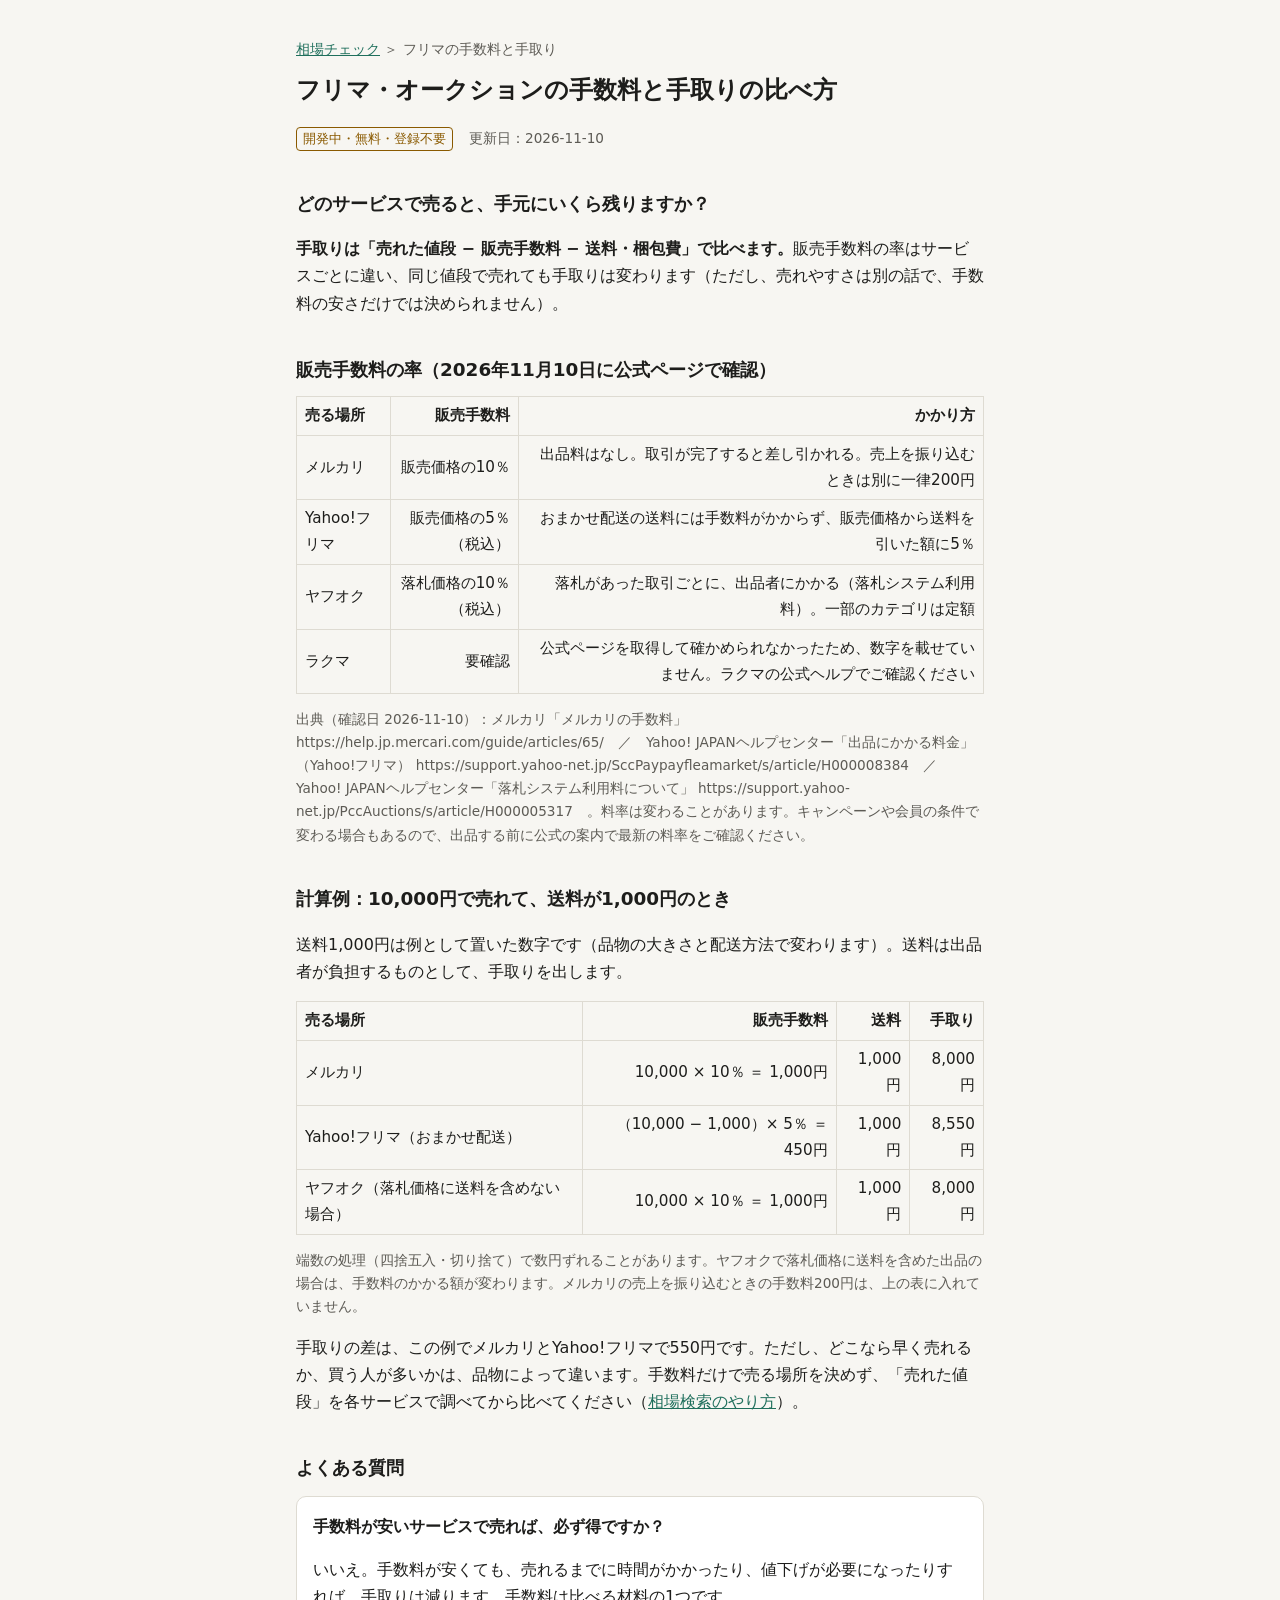
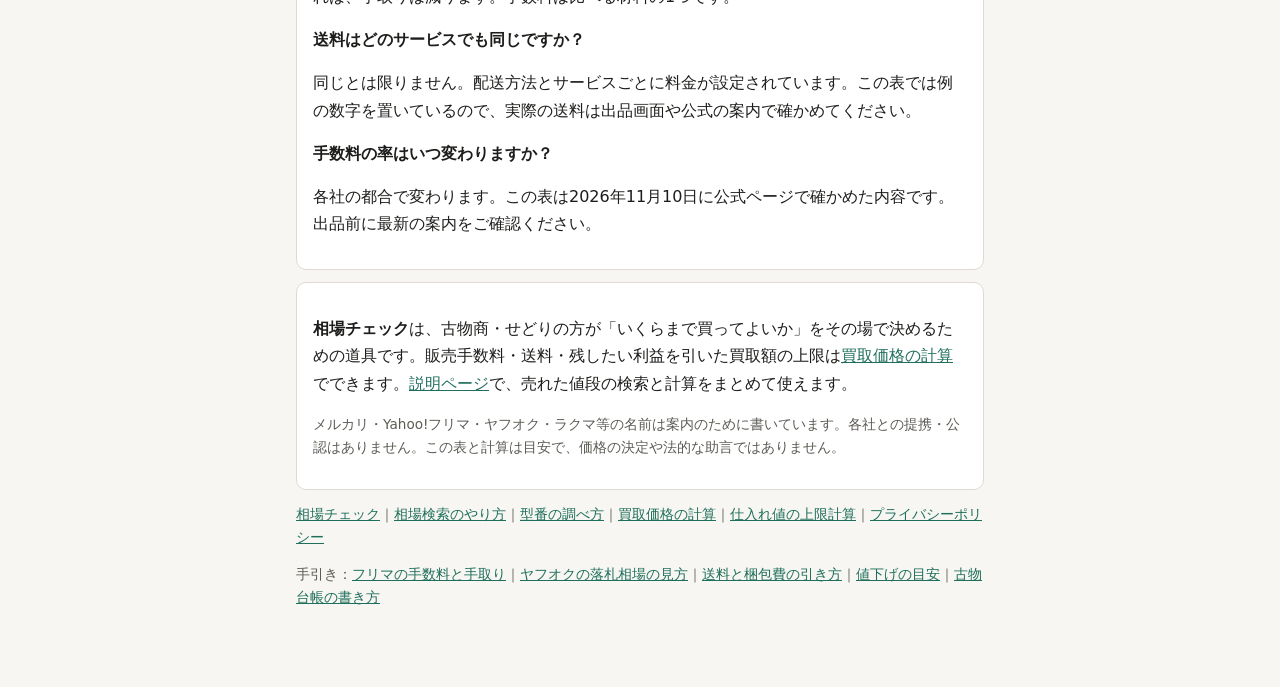
<file: furima-tedori.html>
<!doctype html>
<html lang="ja">
<head>
<meta charset="utf-8">
<meta name="viewport" content="width=device-width, initial-scale=1">
<title>フリマ・オークションの販売手数料と手取りの比べ方｜メルカリ・Yahoo!フリマ・ヤフオク</title>
<meta name="description" content="同じ品を売るとき、メルカリ・Yahoo!フリマ・ヤフオクで手元にいくら残るかの比べ方。販売手数料の率（公式ページで確認）と、送料を引いた手取りの計算例つき。無料・登録不要。">
<link rel="canonical" href="https://cocreturn.com/souba-check/furima-tedori.html">
<meta property="og:type" content="article">
<meta property="og:locale" content="ja_JP">
<meta property="og:site_name" content="相場チェック">
<meta property="og:title" content="フリマ・オークションの販売手数料と手取りの比べ方">
<meta property="og:description" content="メルカリ・Yahoo!フリマ・ヤフオクの販売手数料を引いた手取りを、同じ条件で比べる計算例。">
<meta property="og:url" content="https://cocreturn.com/souba-check/furima-tedori.html">
<meta name="twitter:card" content="summary">
<link rel="stylesheet" href="page.css?v=6.6">
</head>
<body>
<main>
<p class="small"><a href="./">相場チェック</a> ＞ フリマの手数料と手取り</p>
<h1>フリマ・オークションの手数料と手取りの比べ方</h1>
<p><span class="badge">開発中・無料・登録不要</span>　<span class="small">更新日：2026-11-10</span></p>

<h2>どのサービスで売ると、手元にいくら残りますか？</h2>
<p><b>手取りは「売れた値段 − 販売手数料 − 送料・梱包費」で比べます。</b>販売手数料の率はサービスごとに違い、同じ値段で売れても手取りは変わります（ただし、売れやすさは別の話で、手数料の安さだけでは決められません）。</p>

<h2>販売手数料の率（2026年11月10日に公式ページで確認）</h2>
<table>
  <thead><tr><th>売る場所</th><th>販売手数料</th><th>かかり方</th></tr></thead>
  <tbody>
    <tr><td>メルカリ</td><td>販売価格の10％</td><td>出品料はなし。取引が完了すると差し引かれる。売上を振り込むときは別に一律200円</td></tr>
    <tr><td>Yahoo!フリマ</td><td>販売価格の5％（税込）</td><td>おまかせ配送の送料には手数料がかからず、販売価格から送料を引いた額に5％</td></tr>
    <tr><td>ヤフオク</td><td>落札価格の10％（税込）</td><td>落札があった取引ごとに、出品者にかかる（落札システム利用料）。一部のカテゴリは定額</td></tr>
    <tr><td>ラクマ</td><td>要確認</td><td>公式ページを取得して確かめられなかったため、数字を載せていません。ラクマの公式ヘルプでご確認ください</td></tr>
  </tbody>
</table>
<p class="small" style="overflow-wrap:anywhere">出典（確認日 2026-11-10）：メルカリ「メルカリの手数料」 https://help.jp.mercari.com/guide/articles/65/　／　Yahoo! JAPANヘルプセンター「出品にかかる料金」（Yahoo!フリマ） https://support.yahoo-net.jp/SccPaypayfleamarket/s/article/H000008384　／　Yahoo! JAPANヘルプセンター「落札システム利用料について」 https://support.yahoo-net.jp/PccAuctions/s/article/H000005317　。料率は変わることがあります。キャンペーンや会員の条件で変わる場合もあるので、出品する前に公式の案内で最新の料率をご確認ください。</p>

<h2>計算例：10,000円で売れて、送料が1,000円のとき</h2>
<p>送料1,000円は例として置いた数字です（品物の大きさと配送方法で変わります）。送料は出品者が負担するものとして、手取りを出します。</p>
<table>
  <thead><tr><th>売る場所</th><th>販売手数料</th><th>送料</th><th>手取り</th></tr></thead>
  <tbody>
    <tr><td>メルカリ</td><td>10,000 × 10％ ＝ 1,000円</td><td>1,000円</td><td>8,000円</td></tr>
    <tr><td>Yahoo!フリマ（おまかせ配送）</td><td>（10,000 − 1,000）× 5％ ＝ 450円</td><td>1,000円</td><td>8,550円</td></tr>
    <tr><td>ヤフオク（落札価格に送料を含めない場合）</td><td>10,000 × 10％ ＝ 1,000円</td><td>1,000円</td><td>8,000円</td></tr>
  </tbody>
</table>
<p class="small">端数の処理（四捨五入・切り捨て）で数円ずれることがあります。ヤフオクで落札価格に送料を含めた出品の場合は、手数料のかかる額が変わります。メルカリの売上を振り込むときの手数料200円は、上の表に入れていません。</p>
<p>手取りの差は、この例でメルカリとYahoo!フリマで550円です。ただし、どこなら早く売れるか、買う人が多いかは、品物によって違います。手数料だけで売る場所を決めず、「売れた値段」を各サービスで調べてから比べてください（<a href="souba-kensaku.html">相場検索のやり方</a>）。</p>

<h2>よくある質問</h2>
<div class="card">
  <h3>手数料が安いサービスで売れば、必ず得ですか？</h3>
  <p>いいえ。手数料が安くても、売れるまでに時間がかかったり、値下げが必要になったりすれば、手取りは減ります。手数料は比べる材料の1つです。</p>
  <h3>送料はどのサービスでも同じですか？</h3>
  <p>同じとは限りません。配送方法とサービスごとに料金が設定されています。この表では例の数字を置いているので、実際の送料は出品画面や公式の案内で確かめてください。</p>
  <h3>手数料の率はいつ変わりますか？</h3>
  <p>各社の都合で変わります。この表は2026年11月10日に公式ページで確かめた内容です。出品前に最新の案内をご確認ください。</p>
</div>

<div class="card">
  <p><b>相場チェック</b>は、古物商・せどりの方が「いくらまで買ってよいか」をその場で決めるための道具です。販売手数料・送料・残したい利益を引いた買取額の上限は<a href="kaitori-keisan.html">買取価格の計算</a>でできます。<a href="./">説明ページ</a>で、売れた値段の検索と計算をまとめて使えます。</p>
  <p class="small">メルカリ・Yahoo!フリマ・ヤフオク・ラクマ等の名前は案内のために書いています。各社との提携・公認はありません。この表と計算は目安で、価格の決定や法的な助言ではありません。</p>
</div>
<p class="small"><a href="./">相場チェック</a>｜<a href="souba-kensaku.html">相場検索のやり方</a>｜<a href="kataban-shirabe.html">型番の調べ方</a>｜<a href="kaitori-keisan.html">買取価格の計算</a>｜<a href="shiire-jougen.html">仕入れ値の上限計算</a>｜<a href="privacy.html">プライバシーポリシー</a></p>
<p class="small">手引き：<a href="furima-tedori.html">フリマの手数料と手取り</a>｜<a href="yahuoku-rakusatsu-miekata.html">ヤフオクの落札相場の見方</a>｜<a href="okuri-konpou-hiki.html">送料と梱包費の引き方</a>｜<a href="nerisage-meyasu.html">値下げの目安</a>｜<a href="kobutsu-daicho.html">古物台帳の書き方</a></p>
</main>
<script src="tools.js?v=7.2"></script>
<script>if(location.hash==='#toggle-goatcounter'){try{if(localStorage.getItem('skipgc')==='t'){localStorage.removeItem('skipgc');alert('この端末の訪問を、また数えるようにしました')}else{localStorage.setItem('skipgc','t');alert('この端末の訪問は、今後数えません')}}catch(e){alert('この端末では設定できませんでした')}}</script>
<script data-goatcounter="https://souba-check.goatcounter.com/count" async src="//gc.zgo.at/count.js"></script>
</body>
</html>
</file>
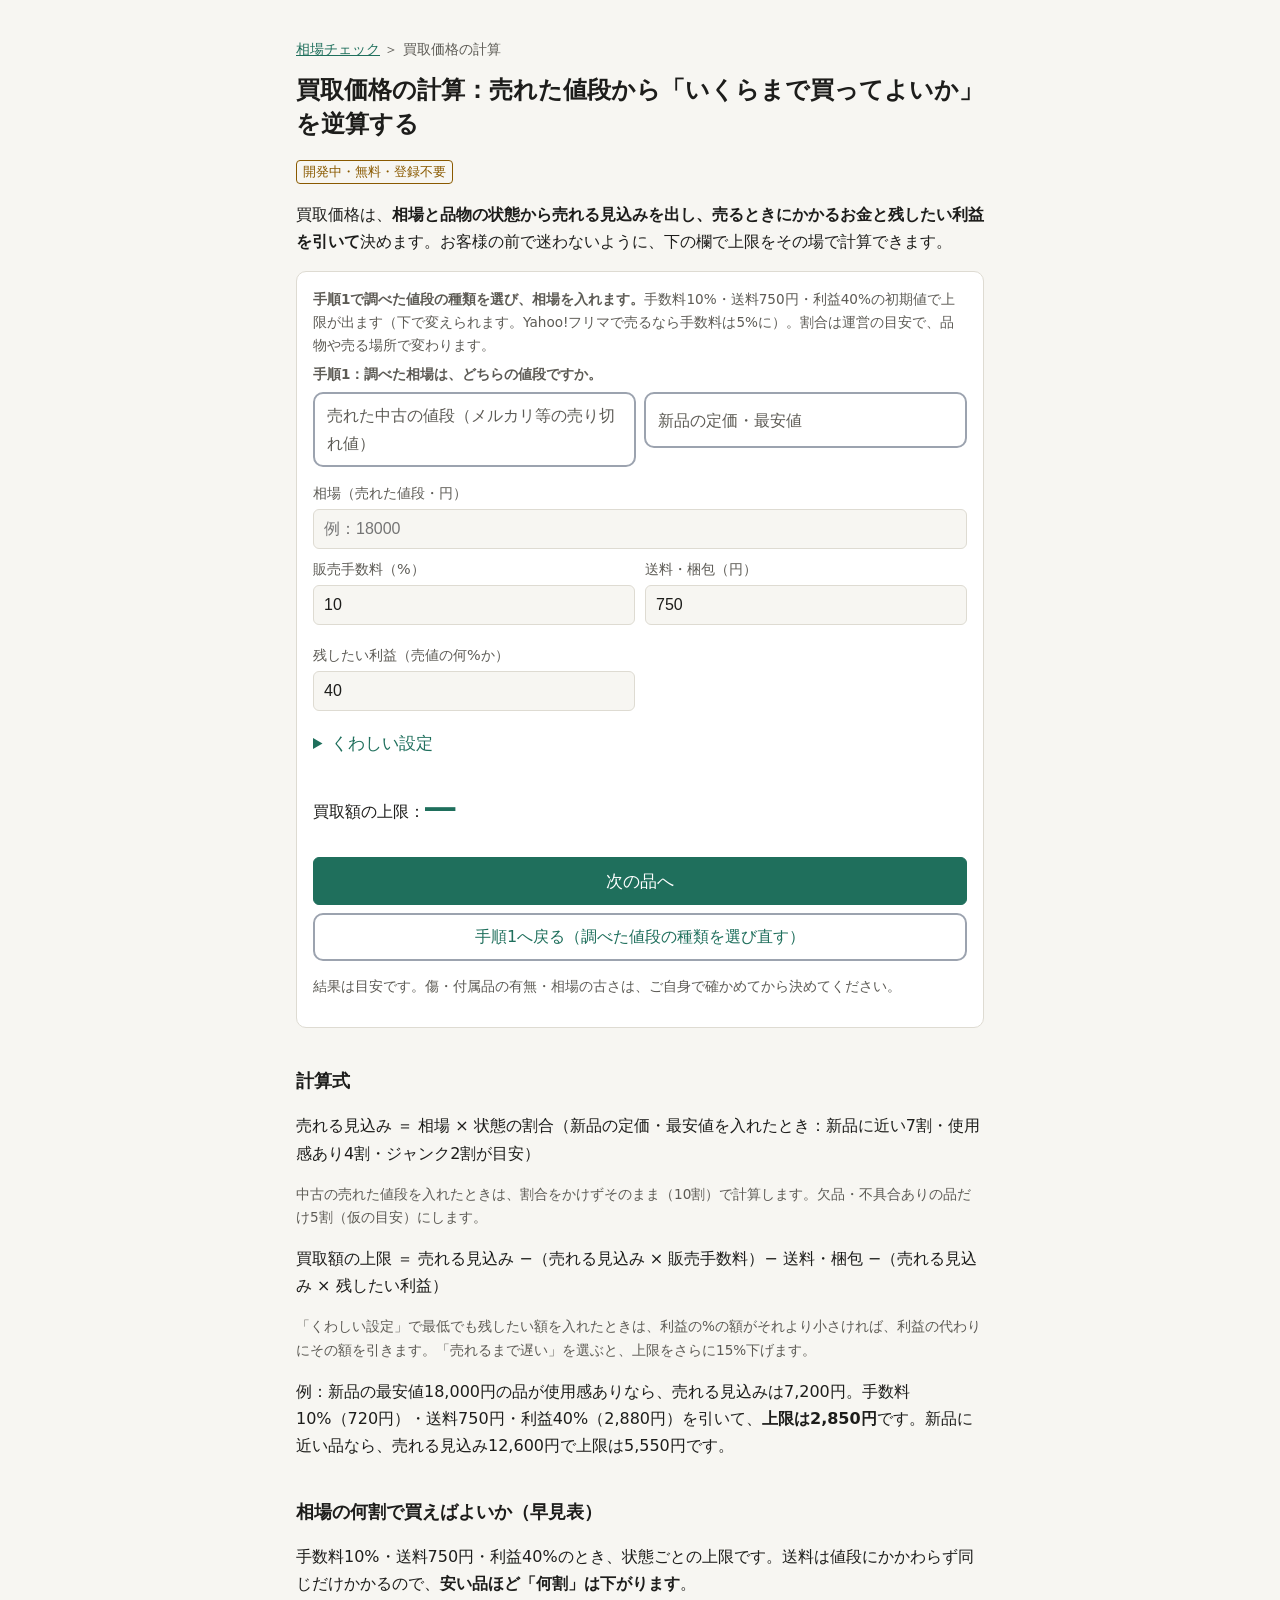
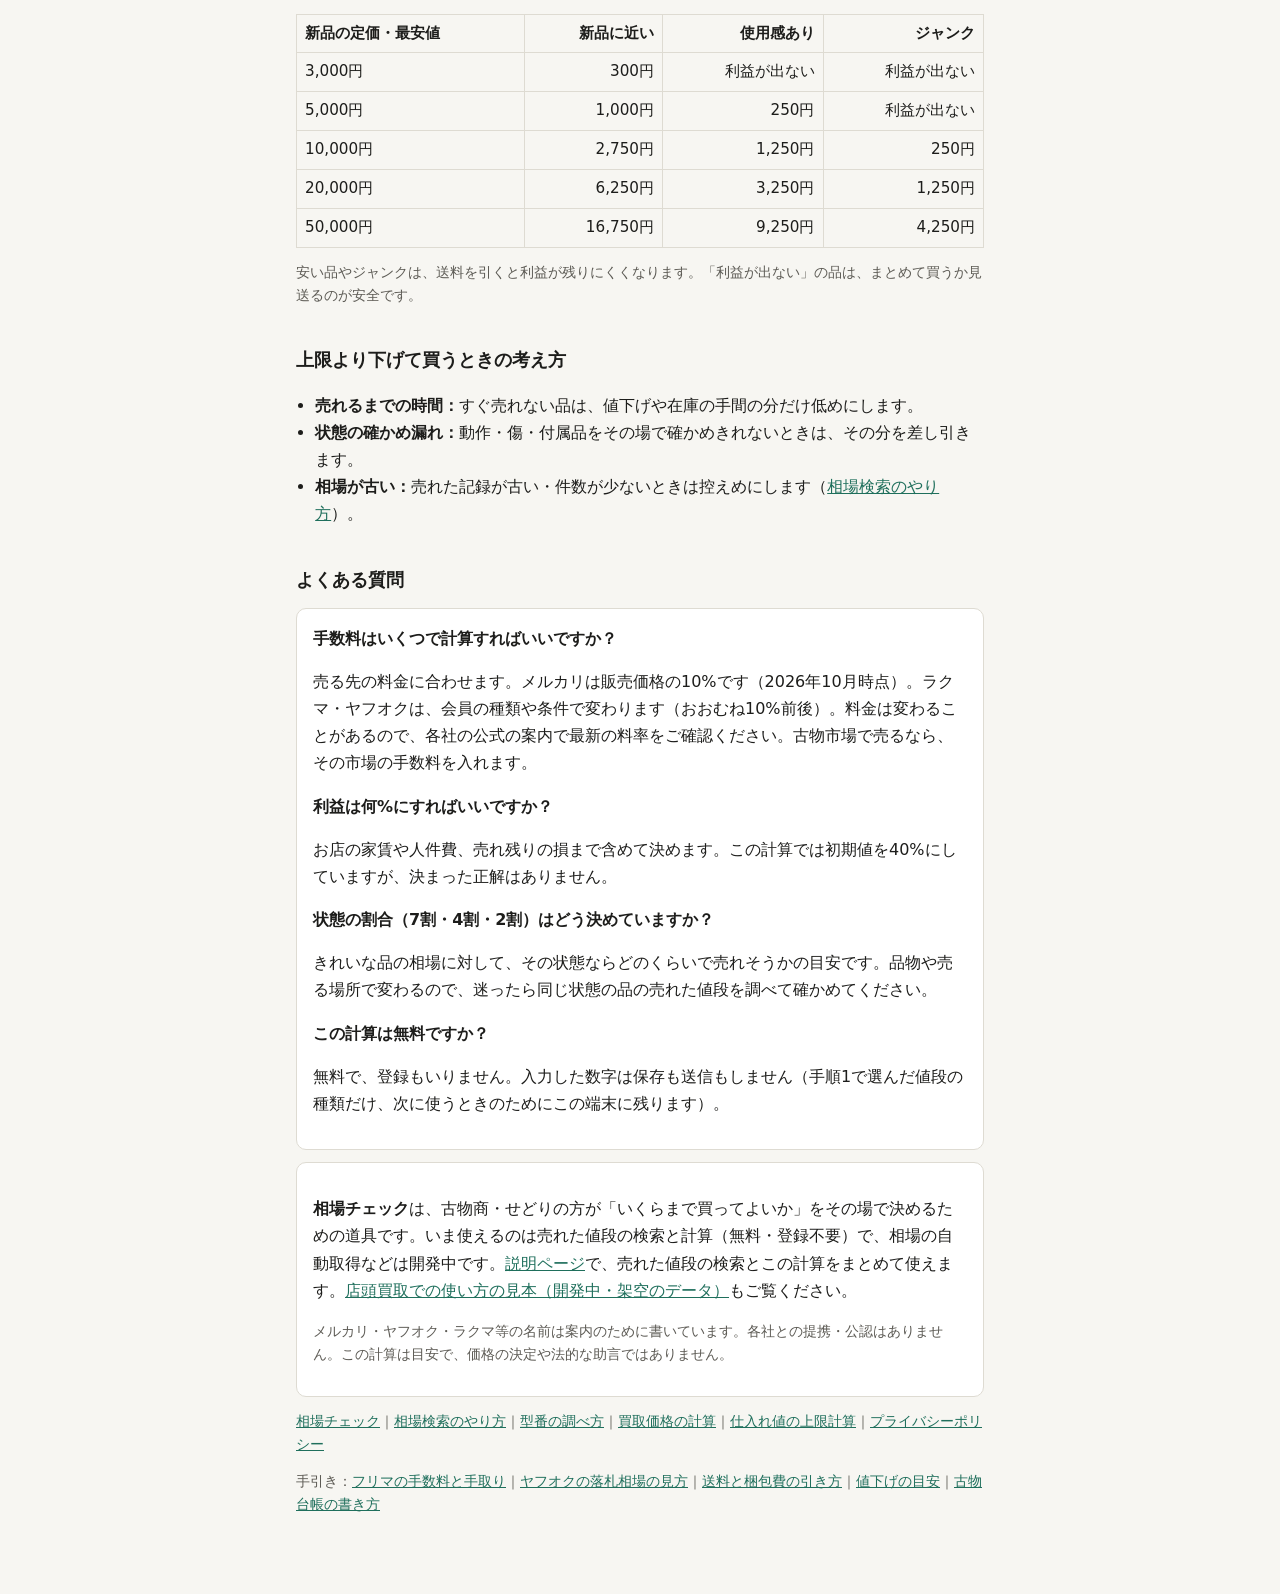
<file: kaitori-keisan.html>
<!doctype html>
<html lang="ja">
<head>
<meta charset="utf-8">
<meta name="viewport" content="width=device-width, initial-scale=1">
<title>買取価格の計算｜売れた値段から上限を逆算（相場の何割か早見表）</title>
<meta name="description" content="古物商・リサイクル店の買取価格の決め方。売れた値段から販売手数料・送料・残したい利益を引いて、買取額の上限をその場で計算します。相場の何割で買うかの早見表つき・無料。">
<link rel="canonical" href="https://cocreturn.com/souba-check/kaitori-keisan.html">
<meta property="og:type" content="article">
<meta property="og:locale" content="ja_JP">
<meta property="og:site_name" content="相場チェック">
<meta property="og:title" content="買取価格の計算｜売れた値段からいくらまで買ってよいかを逆算">
<meta property="og:description" content="売れた値段から手数料・送料・利益を引いて、買取額の上限をその場で計算。相場の何割かの早見表つき。">
<meta property="og:url" content="https://cocreturn.com/souba-check/kaitori-keisan.html">
<meta name="twitter:card" content="summary">
<link rel="stylesheet" href="page.css?v=6.6">
<style>input[type=radio]{width:auto}[hidden]{display:none!important}
.kgrid{display:grid;grid-template-columns:1fr 1fr;gap:8px;margin:6px 0}@media(max-width:480px){.kgrid{grid-template-columns:1fr}}
.kb{display:block;position:relative;margin:0}.kb input{position:absolute;opacity:0;width:1px;height:1px}
.kb span{display:flex;align-items:center;min-height:56px;padding:8px 12px;border:2px solid #9ca3af;border-radius:10px;background:#fff;font-size:1rem;cursor:pointer}
.kb input:checked+span{border-color:#1d4ed8;background:#dbeafe;font-weight:bold}.kb input:checked+span:before{content:"\2713\00a0"}
.kb input:focus-visible+span{outline:3px solid #f59e0b}</style>
</head>
<body>
<main>
<p class="small"><a href="./">相場チェック</a> ＞ 買取価格の計算</p>
<h1>買取価格の計算：売れた値段から「いくらまで買ってよいか」を逆算する</h1>
<p><span class="badge">開発中・無料・登録不要</span></p>
<p>買取価格は、<b>相場と品物の状態から売れる見込みを出し、売るときにかかるお金と残したい利益を引いて</b>決めます。お客様の前で迷わないように、下の欄で上限をその場で計算できます。</p>

<div class="card">
  <p class="small" style="margin:0 0 6px"><b>手順1で調べた値段の種類を選び、相場を入れます。</b>手数料10%・送料750円・利益40%の初期値で上限が出ます（下で変えられます。Yahoo!フリマで売るなら手数料は5%に）。割合は運営の目安で、品物や売る場所で変わります。</p>
  <fieldset id="step1" style="border:0;padding:0;margin:0 0 8px"><legend class="small" style="padding:0"><b>手順1：調べた相場は、どちらの値段ですか。</b></legend>
  <div class="kgrid"><label class="kb"><input type="radio" name="kind" id="kindUsed" value="used"><span>売れた中古の値段（メルカリ等の売り切れ値）</span></label>
  <label class="kb"><input type="radio" name="kind" id="kindNew" value="new"><span>新品の定価・最安値</span></label></div>
  <p id="prevkind" hidden style="margin:4px 0;padding:6px 8px;background:#fef3c7;border:1px solid #f59e0b;font-weight:bold">前回と同じ「<span id="prevname"></span>」を選んでいます。違うときは上のボタンを押し直してください。</p></fieldset>

  <label for="sell" id="selllbl">相場（売れた値段・円）</label>
  <input id="sell" type="text" inputmode="numeric" placeholder="例：18000">

  <fieldset id="junkwrap" style="border:0;padding:0;margin:8px 0" hidden><legend class="small" style="padding:0"><b>付属品・欠品・動作は？</b><br>手元の品に欠けや不具合があるかを選びます。例：箱なし・コントローラ欠品。</legend>
  <div class="kgrid"><label class="kb"><input type="radio" name="junkq" id="junkNo" value="no"><span>なし（そろっていて動く）</span></label>
  <label class="kb"><input type="radio" name="junkq" id="junk" value="yes"><span>あり（欠品・不具合あり）</span></label></div></fieldset>

  <div id="condwrap" hidden>
    <label for="cond">手順2：品物の状態（新品の定価・最安値の何割で売れそうか）</label>
    <select id="cond"><option value="" selected disabled>選んでください</option><option value="70">未使用に近い（相場の7割）</option><option value="40">使用感あり（相場の4割）</option><option value="20">ジャンク・難あり（相場の2割）</option><option value="100" disabled hidden>同じ状態の中古（10割）</option><option value="50" disabled hidden>ジャンク・欠品あり（中古相場の5割・仮）</option></select>
  </div>
  <p id="usedNote" class="small" hidden>中古の売れた値段は、ジャンクでなければ割合をかけずそのまま（10割）で計算します。新品の値段を入れたなら <a href="#step1">手順1へ戻って</a>選び直してください（10割だと上限が高く出すぎます）。</p>

  <div class="row">
    <div><label for="fee">販売手数料（%）</label><input id="fee" type="text" inputmode="decimal" value="10"></div>
    <div><label for="ship">送料・梱包（円）</label><input id="ship" type="text" inputmode="numeric" value="750"></div>
    <div><label for="margin">残したい利益（売値の何%か）</label><input id="margin" type="text" inputmode="decimal" value="40"></div>
  </div>
  <details style="margin-top:10px"><summary style="cursor:pointer;padding:8px 0">くわしい設定</summary>
  <label for="minp">最低でも手元に残したい額（円）＝利益の%が小さい品でも、これより下では買わない目安</label><input id="minp" type="text" inputmode="numeric" value="300">
  <label>売れるまでの見込み（遅い＝売れるまで時間がかかる品は上限を15%下げる）</label>
  <div id="waitbtns"><button type="button" class="waitbtn" data-drop="0" data-on="1">ふつう</button> <button type="button" class="waitbtn" data-drop="15">遅い</button></div>
  <p class="small">15%は目安で、売れる日数の保証ではありません。儲けの保証でもありません。</p></details>
  <p id="curkind" style="margin:12px 0 0;font-weight:bold" hidden></p>
  <p class="small" id="cur" style="margin:4px 0 0"></p>
  <p>買取額の上限：<span class="result" id="out">―</span></p>
  <p id="msg" role="status" style="font-size:1rem"></p>
  <button type="button" id="nextbtn" style="min-height:48px;width:100%;font-size:1.05rem;margin:8px 0">次の品へ</button>
  <a href="#step1" style="display:flex;align-items:center;justify-content:center;min-height:48px;border:2px solid #9ca3af;border-radius:10px;font-size:1rem;text-decoration:none;margin:0 0 8px">手順1へ戻る（調べた値段の種類を選び直す）</a>
  <p class="small">結果は目安です。傷・付属品の有無・相場の古さは、ご自身で確かめてから決めてください。</p>
</div>

<h2>計算式</h2>
<p>売れる見込み ＝ 相場 × 状態の割合（新品の定価・最安値を入れたとき：新品に近い7割・使用感あり4割・ジャンク2割が目安）</p>
<p class="small">中古の売れた値段を入れたときは、割合をかけずそのまま（10割）で計算します。欠品・不具合ありの品だけ5割（仮の目安）にします。</p>
<p>買取額の上限 ＝ 売れる見込み −（売れる見込み × 販売手数料）− 送料・梱包 −（売れる見込み × 残したい利益）</p>
<p class="small">「くわしい設定」で最低でも残したい額を入れたときは、利益の%の額がそれより小さければ、利益の代わりにその額を引きます。「売れるまで遅い」を選ぶと、上限をさらに15%下げます。</p>
<p>例：新品の最安値18,000円の品が使用感ありなら、売れる見込みは7,200円。手数料10%（720円）・送料750円・利益40%（2,880円）を引いて、<b>上限は2,850円</b>です。新品に近い品なら、売れる見込み12,600円で上限は5,550円です。</p>

<h2>相場の何割で買えばよいか（早見表）</h2>
<p>手数料10%・送料750円・利益40%のとき、状態ごとの上限です。送料は値段にかかわらず同じだけかかるので、<b>安い品ほど「何割」は下がります</b>。</p>
<table>
  <thead><tr><th>新品の定価・最安値</th><th>新品に近い</th><th>使用感あり</th><th>ジャンク</th></tr></thead>
  <tbody>
    <tr><td>3,000円</td><td>300円</td><td>利益が出ない</td><td>利益が出ない</td></tr>
    <tr><td>5,000円</td><td>1,000円</td><td>250円</td><td>利益が出ない</td></tr>
    <tr><td>10,000円</td><td>2,750円</td><td>1,250円</td><td>250円</td></tr>
    <tr><td>20,000円</td><td>6,250円</td><td>3,250円</td><td>1,250円</td></tr>
    <tr><td>50,000円</td><td>16,750円</td><td>9,250円</td><td>4,250円</td></tr>
  </tbody>
</table>
<p class="small">安い品やジャンクは、送料を引くと利益が残りにくくなります。「利益が出ない」の品は、まとめて買うか見送るのが安全です。</p>

<h2>上限より下げて買うときの考え方</h2>
<ul>
  <li><b>売れるまでの時間：</b>すぐ売れない品は、値下げや在庫の手間の分だけ低めにします。</li>
  <li><b>状態の確かめ漏れ：</b>動作・傷・付属品をその場で確かめきれないときは、その分を差し引きます。</li>
  <li><b>相場が古い：</b>売れた記録が古い・件数が少ないときは控えめにします（<a href="souba-kensaku.html">相場検索のやり方</a>）。</li>
</ul>

<h2>よくある質問</h2>
<div class="card">
  <h3>手数料はいくつで計算すればいいですか？</h3>
  <p>売る先の料金に合わせます。メルカリは販売価格の10%です（2026年10月時点）。ラクマ・ヤフオクは、会員の種類や条件で変わります（おおむね10%前後）。料金は変わることがあるので、各社の公式の案内で最新の料率をご確認ください。古物市場で売るなら、その市場の手数料を入れます。</p>
  <h3>利益は何%にすればいいですか？</h3>
  <p>お店の家賃や人件費、売れ残りの損まで含めて決めます。この計算では初期値を40%にしていますが、決まった正解はありません。</p>
  <h3>状態の割合（7割・4割・2割）はどう決めていますか？</h3>
  <p>きれいな品の相場に対して、その状態ならどのくらいで売れそうかの目安です。品物や売る場所で変わるので、迷ったら同じ状態の品の売れた値段を調べて確かめてください。</p>
  <h3>この計算は無料ですか？</h3>
  <p>無料で、登録もいりません。入力した数字は保存も送信もしません（手順1で選んだ値段の種類だけ、次に使うときのためにこの端末に残ります）。</p>
</div>

<div class="card">
  <p><b>相場チェック</b>は、古物商・せどりの方が「いくらまで買ってよいか」をその場で決めるための道具です。いま使えるのは売れた値段の検索と計算（無料・登録不要）で、相場の自動取得などは開発中です。<a href="./">説明ページ</a>で、売れた値段の検索とこの計算をまとめて使えます。<a href="demo.html#scene=counter">店頭買取での使い方の見本（開発中・架空のデータ）</a>もご覧ください。</p>
  <p class="small">メルカリ・ヤフオク・ラクマ等の名前は案内のために書いています。各社との提携・公認はありません。この計算は目安で、価格の決定や法的な助言ではありません。</p>
</div>
<p class="small"><a href="./">相場チェック</a>｜<a href="souba-kensaku.html">相場検索のやり方</a>｜<a href="kataban-shirabe.html">型番の調べ方</a>｜<a href="kaitori-keisan.html">買取価格の計算</a>｜<a href="shiire-jougen.html">仕入れ値の上限計算</a>｜<a href="privacy.html">プライバシーポリシー</a></p>
<p class="small">手引き：<a href="furima-tedori.html">フリマの手数料と手取り</a>｜<a href="yahuoku-rakusatsu-miekata.html">ヤフオクの落札相場の見方</a>｜<a href="okuri-konpou-hiki.html">送料と梱包費の引き方</a>｜<a href="nerisage-meyasu.html">値下げの目安</a>｜<a href="kobutsu-daicho.html">古物台帳の書き方</a></p>
</main>
<script src="tools.js?v=7.2"></script>
<script>
(function(){
  var m=document.getElementById("msg");
  var c=document.getElementById("cond"), wrap=document.getElementById("condwrap"), un=document.getElementById("usedNote");
  // iOS Safari は option の hidden/disabled が効かないので、10割の option は DOM から出し入れする
  var o100=c.querySelector('option[value="100"]');
  o100.disabled=false; o100.removeAttribute("hidden"); c.removeChild(o100);
  var o50=c.querySelector('option[value="50"]'), jw=document.getElementById("junkwrap"), jk=document.getElementById("junk"), cur=document.getElementById("cur");
  o50.disabled=false; o50.removeAttribute("hidden"); c.removeChild(o50);
  var sl=document.getElementById("selllbl");
  var restored="";
  function showCur(){
    var kk=document.querySelector('input[name=kind]:checked');
    sl.textContent=!kk?"相場（売れた値段・円）":(kk.value==="used"?"相場（実際に売れた中古の値段・円）":"相場（新品の定価・最安値・円）");
    var k=document.querySelector('input[name=kind]:checked'), t;
    if(!k){ cur.textContent=""; document.getElementById("curkind").hidden=true; return; }
    else if(k.value==="used") t="実際に売れた中古の値段・"+(jk.checked?"ジャンク・欠品あり（中古相場の5割・仮の目安）":"ジャンク・欠品なし（10割）");
    else{ var co=c.selectedOptions&&c.selectedOptions[0]; t="新品の定価・最安値・"+(c.value&&co?co.text.replace(/（.*$/,""):"状態は未選択"); }
    cur.textContent="この状態で調べた："+t;
    var ck=document.getElementById("curkind"), nm=k.value==="used"?"売れた中古の値段":"新品の定価・最安値";
    ck.textContent=(restored===k.value?"前回のまま：":"今の選択：")+nm; ck.hidden=false;
  }
  var lastNew=""; // 新品側で選んでいた割合を覚える
  function render(fire){
    var k=document.querySelector('input[name=kind]:checked');
    var kind=k?k.value:"";
    // 新品側の選択を覚える（自動復元された値も含む）
    if(kind!=="used" && c.value && c.value!=="100" && c.value!=="50") lastNew=c.value;
    if(kind==="used"){
      var want=jk.checked?o50:o100, other=jk.checked?o100:o50;
      if(other.parentNode) c.removeChild(other);
      if(!want.parentNode) c.appendChild(want);
      var jsel=document.querySelector('input[name=junkq]:checked');
      if(!jsel){ if(o50.parentNode) c.removeChild(o50); if(o100.parentNode) c.removeChild(o100); c.value=""; wrap.hidden=true; un.hidden=true; jw.hidden=false; }
      else{ c.value=want.value; wrap.hidden=true; un.hidden=jk.checked; jw.hidden=false; }
    }else{
      if(o100.parentNode) c.removeChild(o100);
      if(o50.parentNode) c.removeChild(o50);
      jw.hidden=true;
      c.value=lastNew; if(c.value!==lastNew) c.value="";
      wrap.hidden=(kind!=="new"); un.hidden=true;
    }
    if(fire!==false) c.dispatchEvent(new Event("change"));
    showCur(); junkGuide();
  }
  function junkGuide(){
    var k=document.querySelector('input[name=kind]:checked');
    if(k&&k.value==="used"&&!document.querySelector('input[name=junkq]:checked')){
      document.getElementById("out").textContent="―";
      m.style.fontWeight="bold"; m.style.color="#b45309"; m.textContent="▲ 付属品・欠品・動作を選んでください。";
    }
  }
  c.addEventListener("change",function(){ if(c.value && c.value!=="100" && c.value!=="50") lastNew=c.value; showCur(); });
  var s=document.getElementById("sell");
  function chk(){
    if(document.querySelector('input[name=kind]:checked')) return;
    if(s.value.trim()===""){ m.textContent=""; return; }
    m.style.fontWeight="bold"; m.style.color="#b45309"; m.textContent="▲ 手順1で、どちらの値段か選んでください。";
  }
  ["sell","fee","ship","margin","minp"].forEach(function(id){ document.getElementById(id).addEventListener("input",function(){chk();junkGuide();}); });
  // 未選択のまま相場を入れ終えたら手順1へ移す（入力中は動かさない）
  s.addEventListener("change",function(){ if(!document.querySelector('input[name=kind]:checked') && s.value.trim()!==""){ document.getElementById("step1").scrollIntoView({behavior:"smooth",block:"center"}); } });
  document.getElementById("kindUsed").addEventListener("change",function(){render()});
  document.getElementById("junkNo").addEventListener("change",function(){render()});
  jk.addEventListener("change",function(){render()});
  document.getElementById("kindNew").addEventListener("change",function(){render()});
  // 戻る（bfcache・フォーム値の自動復元）対策：今のフォーム値から表示を組み直す
  window.addEventListener("pageshow",function(e){ render(); chk(); });
  // 前回の1段目の選択を覚える（localStorage が使えなくても今どおり動く）
  var KEY="souba2step_kind", pk=document.getElementById("prevkind");
  function save(v){ try{ localStorage.setItem(KEY,v); }catch(e){} pk.hidden=true; restored=""; showCur(); }
  document.getElementById("kindUsed").addEventListener("click",function(){save("used")});
  document.getElementById("kindNew").addEventListener("click",function(){save("new")});
  try{
    var sv=localStorage.getItem(KEY);
    if((sv==="used"||sv==="new") && !document.querySelector('input[name=kind]:checked')){
      document.getElementById(sv==="used"?"kindUsed":"kindNew").checked=true; pk.hidden=false; restored=sv;
      document.getElementById("prevname").textContent=(sv==="used"?"売れた中古の値段":"新品の定価・最安値");
    }
  }catch(e){}
  document.getElementById("nextbtn").addEventListener("click",function(){
    s.value=""; var jr=document.querySelectorAll('input[name=junkq]'); for(var i=0;i<jr.length;i++) jr[i].checked=false;
    // 新品側の状態と「遅い」を次の品に持ち越さない
    lastNew=""; c.value="";
    var wf=document.querySelector('#waitbtns .waitbtn[data-drop="0"]'); if(wf && !wf.hasAttribute("data-on")) wf.click();
    // 1段目は覚えたままにするが、毎回黄色の確認文を出して選び直しを促す
    var kk=document.querySelector('input[name=kind]:checked');
    if(kk){ restored=kk.value; document.getElementById("prevname").textContent=(kk.value==="used"?"売れた中古の値段":"新品の定価・最安値"); pk.hidden=false; }
    render(); chk(); junkGuide(); s.scrollIntoView({behavior:"smooth",block:"center"}); s.focus();
  });
  render();
})();
</script>
<script>if(location.hash==='#toggle-goatcounter'){try{if(localStorage.getItem('skipgc')==='t'){localStorage.removeItem('skipgc');alert('この端末の訪問を、また数えるようにしました')}else{localStorage.setItem('skipgc','t');alert('この端末の訪問は、今後数えません')}}catch(e){alert('この端末では設定できませんでした')}}</script>
<script data-goatcounter="https://souba-check.goatcounter.com/count" async src="//gc.zgo.at/count.js"></script>
</body>
</html>
</file>
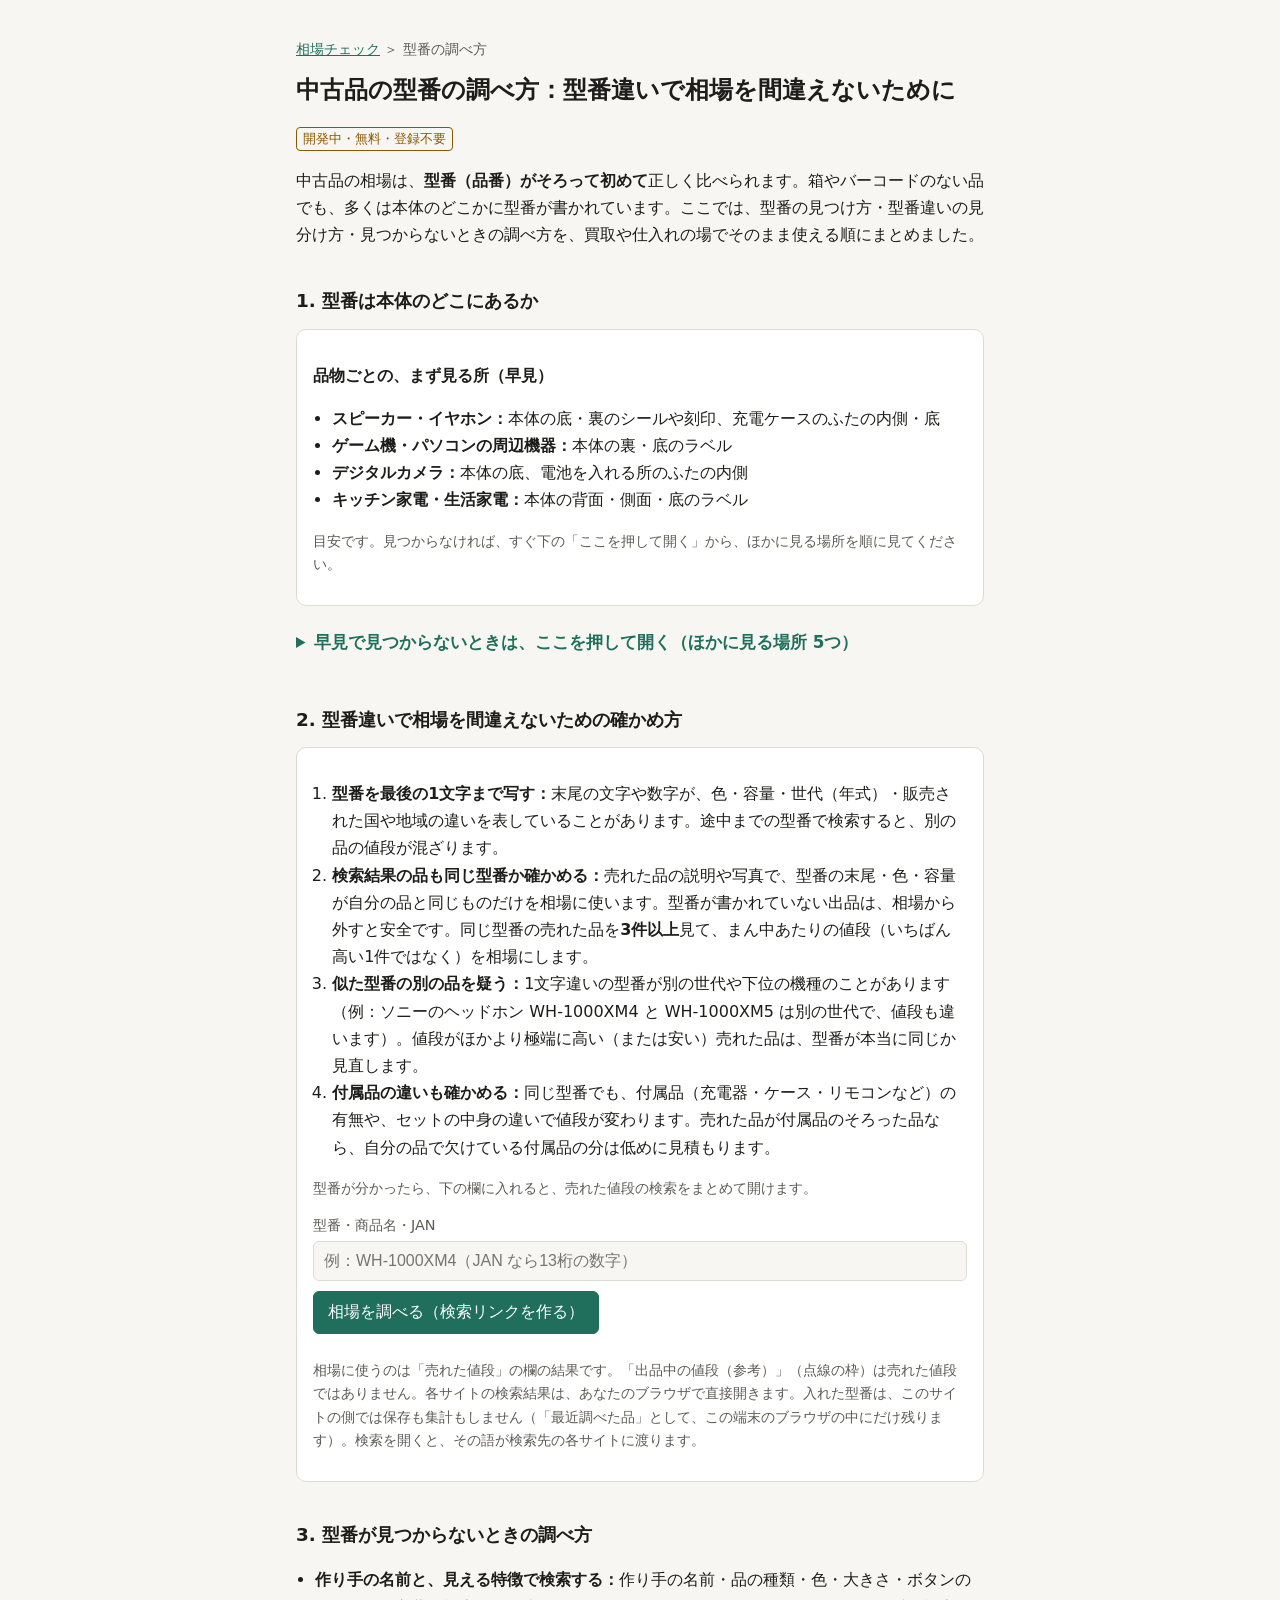
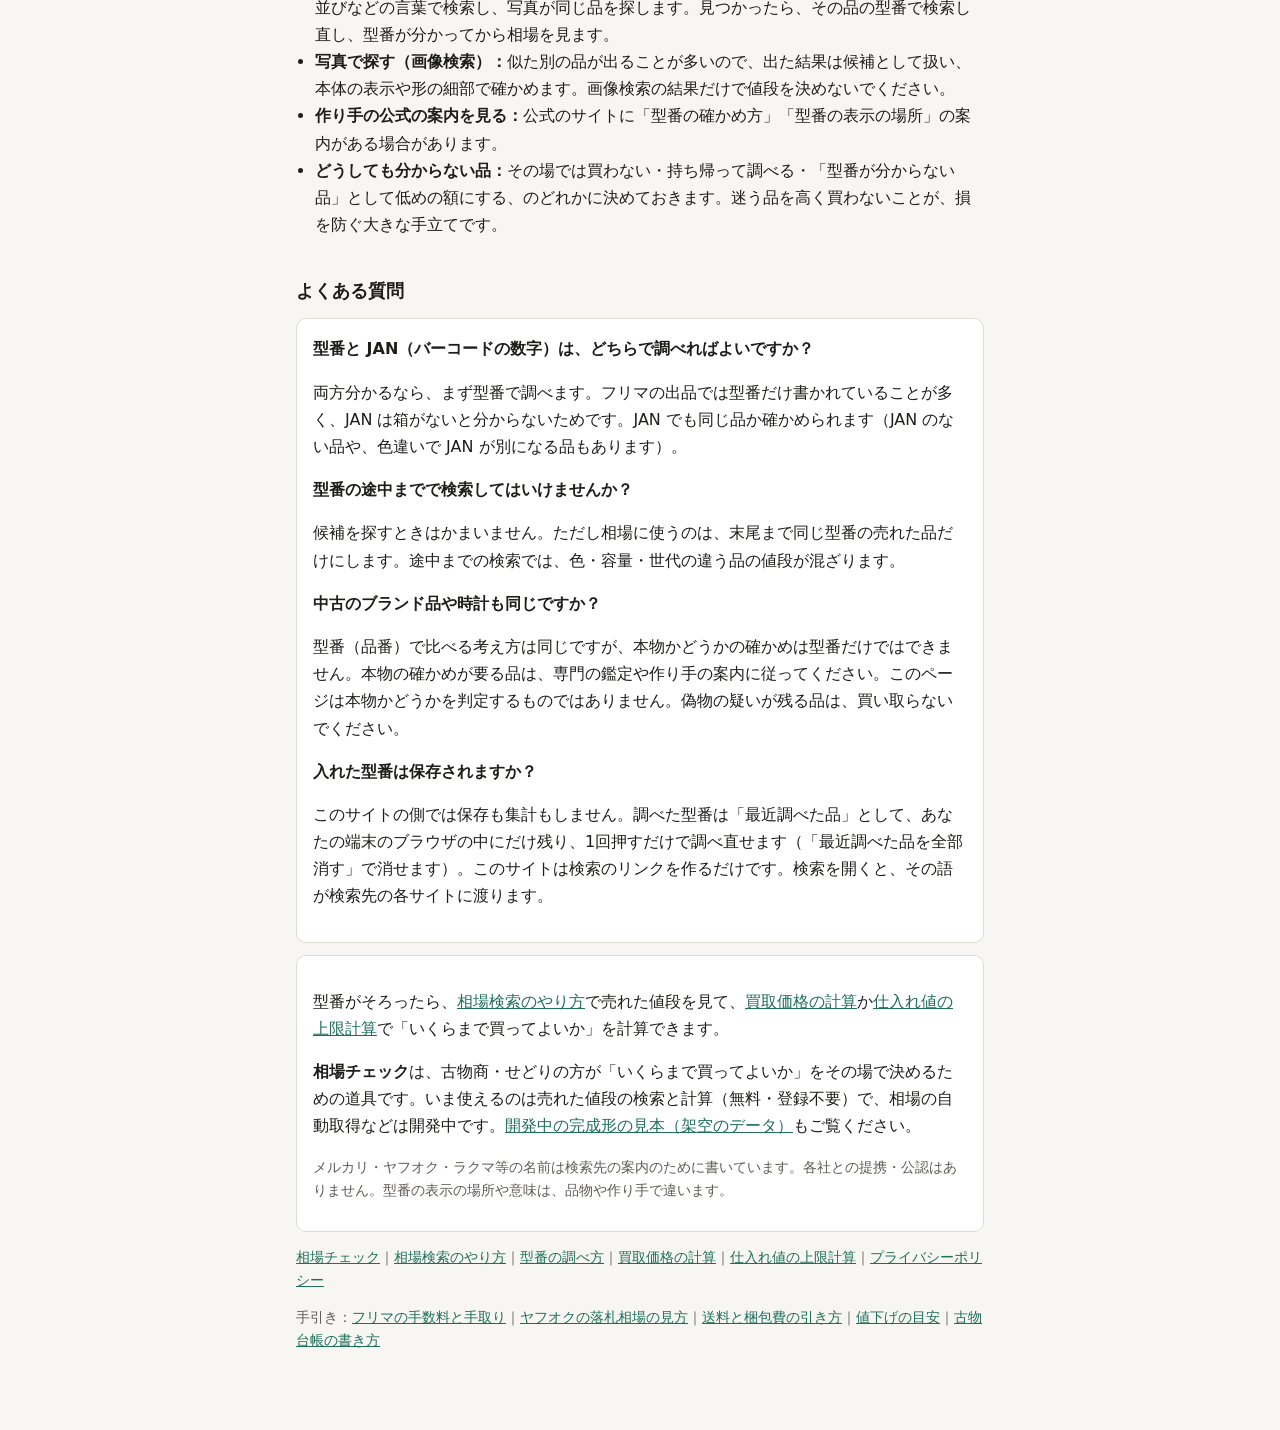
<file: kataban-shirabe.html>
<!doctype html>
<html lang="ja">
<head>
<meta charset="utf-8">
<meta name="viewport" content="width=device-width, initial-scale=1">
<title>中古品の型番の調べ方｜型番違いで相場を間違えないために</title>
<meta name="description" content="バーコードや箱のない中古品の型番・品番を、本体のどこで見つけるか。末尾の1文字（色・容量・年式・地域）の違いで相場を読み違えないための確かめ方と、型番が見つからないときの調べ方。古物商・せどりの買取と仕入れ向け。無料・登録不要。">
<link rel="canonical" href="https://cocreturn.com/souba-check/kataban-shirabe.html">
<meta property="og:type" content="article">
<meta property="og:locale" content="ja_JP">
<meta property="og:site_name" content="相場チェック">
<meta property="og:title" content="中古品の型番の調べ方｜型番違いで相場を間違えない">
<meta property="og:description" content="型番を本体のどこで見つけるか・末尾の違いの確かめ方・見つからないときの調べ方。">
<meta property="og:url" content="https://cocreturn.com/souba-check/kataban-shirabe.html">
<meta name="twitter:card" content="summary">
<link rel="stylesheet" href="page.css?v=6.6">
</head>
<body>
<main>
<p class="small"><a href="./">相場チェック</a> ＞ 型番の調べ方</p>
<h1>中古品の型番の調べ方：型番違いで相場を間違えないために</h1>
<p><span class="badge">開発中・無料・登録不要</span></p>
<p>中古品の相場は、<b>型番（品番）がそろって初めて</b>正しく比べられます。箱やバーコードのない品でも、多くは本体のどこかに型番が書かれています。ここでは、型番の見つけ方・型番違いの見分け方・見つからないときの調べ方を、買取や仕入れの場でそのまま使える順にまとめました。</p>

<h2>1. 型番は本体のどこにあるか</h2>
<div class="card">
  <p><b>品物ごとの、まず見る所（早見）</b></p>
  <ul>
    <li><b>スピーカー・イヤホン：</b>本体の底・裏のシールや刻印、充電ケースのふたの内側・底</li>
    <li><b>ゲーム機・パソコンの周辺機器：</b>本体の裏・底のラベル</li>
    <li><b>デジタルカメラ：</b>本体の底、電池を入れる所のふたの内側</li>
    <li><b>キッチン家電・生活家電：</b>本体の背面・側面・底のラベル</li>
  </ul>
  <p class="small">目安です。見つからなければ、すぐ下の「ここを押して開く」から、ほかに見る場所を順に見てください。</p>
</div>
<details>
<summary><b>早見で見つからないときは、ここを押して開く（ほかに見る場所 5つ）</b></summary>
<p>次の場所を順に見ます。品物や作り手によって場所は違うので、あくまで探す順の目安です。</p>
<ul>
  <li><b>本体の裏・底のラベルや刻印：</b>家電・音響・パソコンの周辺機器などは、裏や底のシール、または刻まれた文字に「型番」「品番」「MODEL」「Model No.」などと書かれていることが多いです。</li>
  <li><b>電池・バッテリーを入れる所、ふたの内側：</b>表から見えない所にラベルがある品があります。</li>
  <li><b>電源のアダプター：</b>本体とは別の型番です。本体の型番と取り違えないようにします。</li>
  <li><b>説明書・保証書・箱：</b>残っていれば型番が書かれています。箱のバーコードの下の数字（JAN。多くは13桁）でも調べられます。ただし箱と中身が別の品のこともあるので、本体の表示と合っているか確かめます。</li>
  <li><b>本体の設定の画面：</b>電源の入る機器は、設定の「この機器について」などの画面に型番が出ることがあります。</li>
</ul>
</details>

<h2>2. 型番違いで相場を間違えないための確かめ方</h2>
<div class="card">
  <ol>
    <li><b>型番を最後の1文字まで写す：</b>末尾の文字や数字が、色・容量・世代（年式）・販売された国や地域の違いを表していることがあります。途中までの型番で検索すると、別の品の値段が混ざります。</li>
    <li><b>検索結果の品も同じ型番か確かめる：</b>売れた品の説明や写真で、型番の末尾・色・容量が自分の品と同じものだけを相場に使います。型番が書かれていない出品は、相場から外すと安全です。同じ型番の売れた品を<b>3件以上</b>見て、まん中あたりの値段（いちばん高い1件ではなく）を相場にします。</li>
    <li><b>似た型番の別の品を疑う：</b>1文字違いの型番が別の世代や下位の機種のことがあります（例：ソニーのヘッドホン WH-1000XM4 と WH-1000XM5 は別の世代で、値段も違います）。値段がほかより極端に高い（または安い）売れた品は、型番が本当に同じか見直します。</li>
    <li><b>付属品の違いも確かめる：</b>同じ型番でも、付属品（充電器・ケース・リモコンなど）の有無や、セットの中身の違いで値段が変わります。売れた品が付属品のそろった品なら、自分の品で欠けている付属品の分は低めに見積もります。</li>
  </ol>
  <p class="small">型番が分かったら、下の欄に入れると、売れた値段の検索をまとめて開けます。</p>
  <label for="q">型番・商品名・JAN</label>
  <input id="q" placeholder="例：WH-1000XM4（JAN なら13桁の数字）">
  <div style="margin-top:10px"><button id="go" type="button">相場を調べる（検索リンクを作る）</button></div>
  <div class="links" id="links"></div>
  <p class="small">相場に使うのは「売れた値段」の欄の結果です。「出品中の値段（参考）」（点線の枠）は売れた値段ではありません。各サイトの検索結果は、あなたのブラウザで直接開きます。入れた型番は、このサイトの側では保存も集計もしません（「最近調べた品」として、この端末のブラウザの中にだけ残ります）。検索を開くと、その語が検索先の各サイトに渡ります。</p>
</div>

<h2>3. 型番が見つからないときの調べ方</h2>
<ul>
  <li><b>作り手の名前と、見える特徴で検索する：</b>作り手の名前・品の種類・色・大きさ・ボタンの並びなどの言葉で検索し、写真が同じ品を探します。見つかったら、その品の型番で検索し直し、型番が分かってから相場を見ます。</li>
  <li><b>写真で探す（画像検索）：</b>似た別の品が出ることが多いので、出た結果は候補として扱い、本体の表示や形の細部で確かめます。画像検索の結果だけで値段を決めないでください。</li>
  <li><b>作り手の公式の案内を見る：</b>公式のサイトに「型番の確かめ方」「型番の表示の場所」の案内がある場合があります。</li>
  <li><b>どうしても分からない品：</b>その場では買わない・持ち帰って調べる・「型番が分からない品」として低めの額にする、のどれかに決めておきます。迷う品を高く買わないことが、損を防ぐ大きな手立てです。</li>
</ul>

<h2>よくある質問</h2>
<div class="card">
  <h3>型番と JAN（バーコードの数字）は、どちらで調べればよいですか？</h3>
  <p>両方分かるなら、まず型番で調べます。フリマの出品では型番だけ書かれていることが多く、JAN は箱がないと分からないためです。JAN でも同じ品か確かめられます（JAN のない品や、色違いで JAN が別になる品もあります）。</p>
  <h3>型番の途中までで検索してはいけませんか？</h3>
  <p>候補を探すときはかまいません。ただし相場に使うのは、末尾まで同じ型番の売れた品だけにします。途中までの検索では、色・容量・世代の違う品の値段が混ざります。</p>
  <h3>中古のブランド品や時計も同じですか？</h3>
  <p>型番（品番）で比べる考え方は同じですが、本物かどうかの確かめは型番だけではできません。本物の確かめが要る品は、専門の鑑定や作り手の案内に従ってください。このページは本物かどうかを判定するものではありません。偽物の疑いが残る品は、買い取らないでください。</p>
  <h3>入れた型番は保存されますか？</h3>
  <p>このサイトの側では保存も集計もしません。調べた型番は「最近調べた品」として、あなたの端末のブラウザの中にだけ残り、1回押すだけで調べ直せます（「最近調べた品を全部消す」で消せます）。このサイトは検索のリンクを作るだけです。検索を開くと、その語が検索先の各サイトに渡ります。</p>
</div>

<div class="card">
  <p>型番がそろったら、<a href="souba-kensaku.html">相場検索のやり方</a>で売れた値段を見て、<a href="kaitori-keisan.html">買取価格の計算</a>か<a href="shiire-jougen.html">仕入れ値の上限計算</a>で「いくらまで買ってよいか」を計算できます。</p>
  <p><b>相場チェック</b>は、古物商・せどりの方が「いくらまで買ってよいか」をその場で決めるための道具です。いま使えるのは売れた値段の検索と計算（無料・登録不要）で、相場の自動取得などは開発中です。<a href="demo.html">開発中の完成形の見本（架空のデータ）</a>もご覧ください。</p>
  <p class="small">メルカリ・ヤフオク・ラクマ等の名前は検索先の案内のために書いています。各社との提携・公認はありません。型番の表示の場所や意味は、品物や作り手で違います。</p>
</div>
<p class="small"><a href="./">相場チェック</a>｜<a href="souba-kensaku.html">相場検索のやり方</a>｜<a href="kataban-shirabe.html">型番の調べ方</a>｜<a href="kaitori-keisan.html">買取価格の計算</a>｜<a href="shiire-jougen.html">仕入れ値の上限計算</a>｜<a href="privacy.html">プライバシーポリシー</a></p>
<p class="small">手引き：<a href="furima-tedori.html">フリマの手数料と手取り</a>｜<a href="yahuoku-rakusatsu-miekata.html">ヤフオクの落札相場の見方</a>｜<a href="okuri-konpou-hiki.html">送料と梱包費の引き方</a>｜<a href="nerisage-meyasu.html">値下げの目安</a>｜<a href="kobutsu-daicho.html">古物台帳の書き方</a></p>
</main>
<script src="tools.js?v=7.2"></script>
<script src="recent.js?v=6.5"></script>
<script>if(location.hash==='#toggle-goatcounter'){try{if(localStorage.getItem('skipgc')==='t'){localStorage.removeItem('skipgc');alert('この端末の訪問を、また数えるようにしました')}else{localStorage.setItem('skipgc','t');alert('この端末の訪問は、今後数えません')}}catch(e){alert('この端末では設定できませんでした')}}</script>
<script data-goatcounter="https://souba-check.goatcounter.com/count" async src="//gc.zgo.at/count.js"></script>
</body>
</html>
</file>
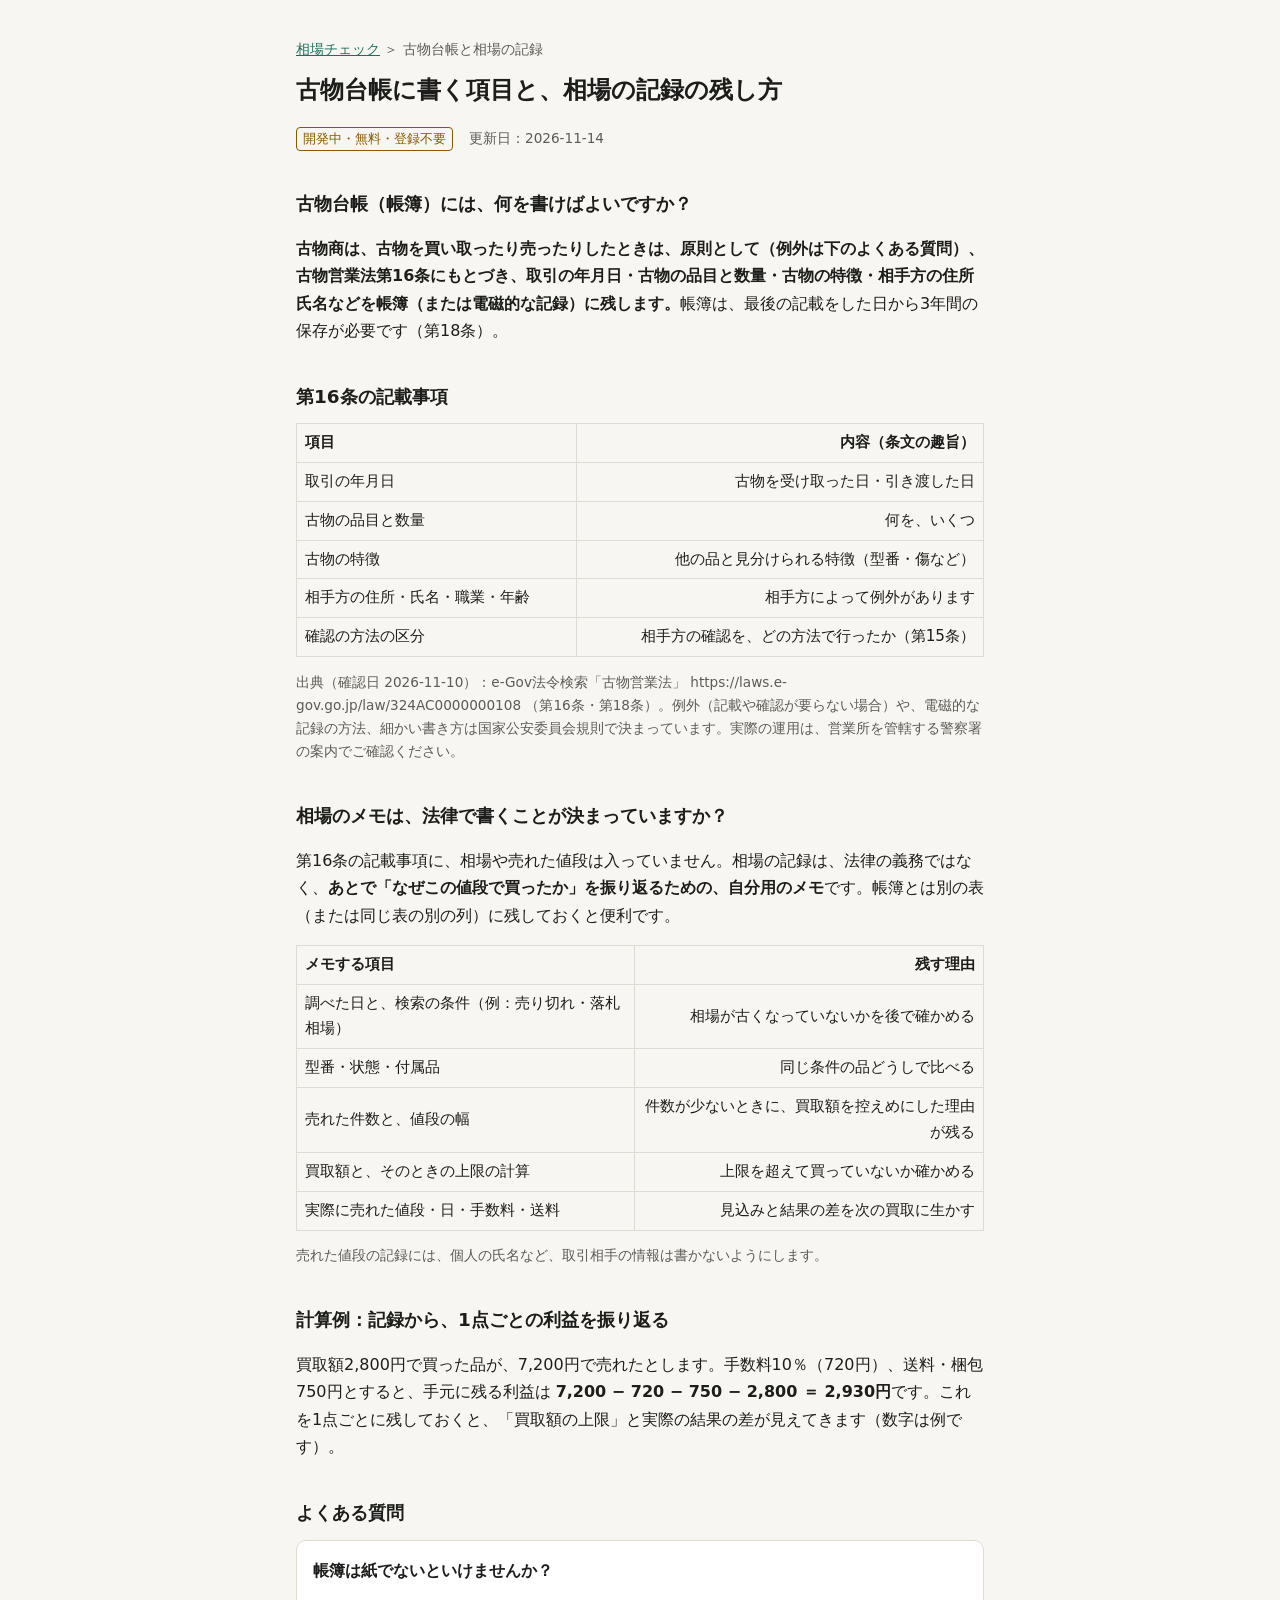
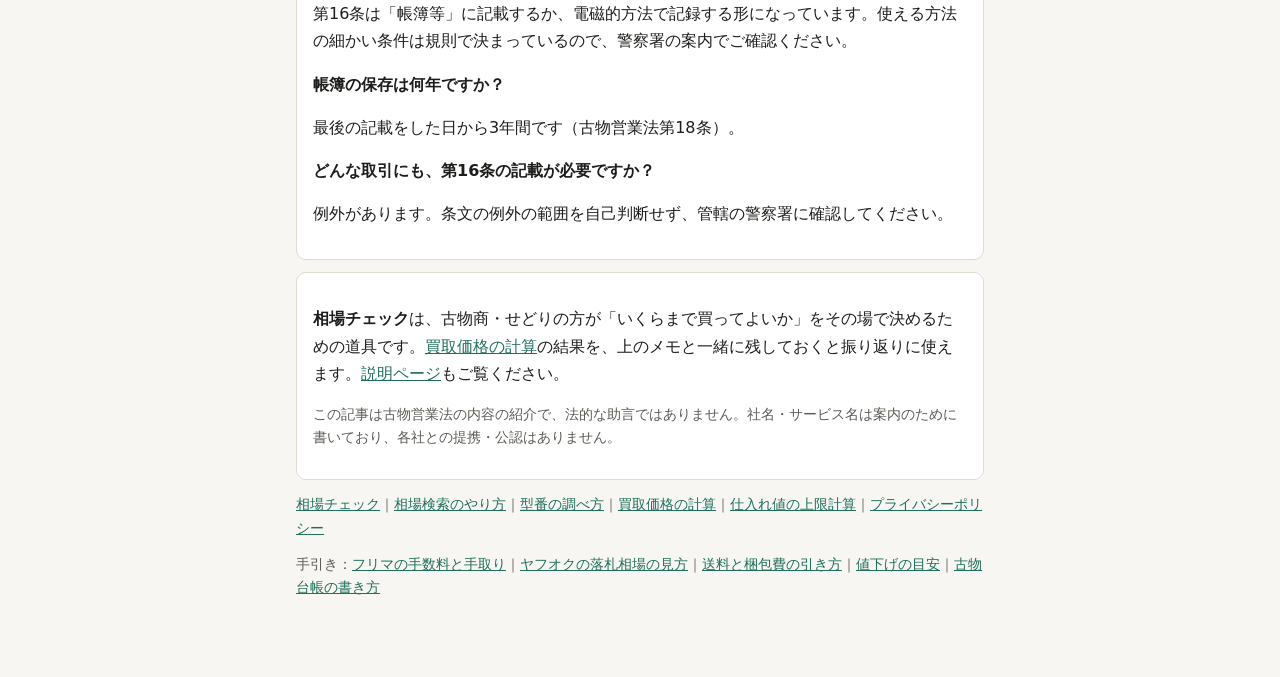
<file: kobutsu-daicho.html>
<!doctype html>
<html lang="ja">
<head>
<meta charset="utf-8">
<meta name="viewport" content="width=device-width, initial-scale=1">
<title>古物台帳（帳簿）に書く項目と、相場の記録の残し方｜古物商向け</title>
<meta name="description" content="古物商が古物台帳（帳簿）に記載する項目を古物営業法の条文番号つきで整理し、法律で決まっていない「相場のメモ」の残し方を表で紹介。保存期間と、記録から利益を振り返る計算例つき。">
<link rel="canonical" href="https://cocreturn.com/souba-check/kobutsu-daicho.html">
<meta property="og:type" content="article">
<meta property="og:locale" content="ja_JP">
<meta property="og:site_name" content="相場チェック">
<meta property="og:title" content="古物台帳に書く項目と、相場の記録の残し方">
<meta property="og:description" content="古物営業法の帳簿の記載事項と、法律にない相場メモの残し方。">
<meta property="og:url" content="https://cocreturn.com/souba-check/kobutsu-daicho.html">
<meta name="twitter:card" content="summary">
<link rel="stylesheet" href="page.css?v=6.6">
</head>
<body>
<main>
<p class="small"><a href="./">相場チェック</a> ＞ 古物台帳と相場の記録</p>
<h1>古物台帳に書く項目と、相場の記録の残し方</h1>
<p><span class="badge">開発中・無料・登録不要</span>　<span class="small">更新日：2026-11-14</span></p>

<h2>古物台帳（帳簿）には、何を書けばよいですか？</h2>
<p><b>古物商は、古物を買い取ったり売ったりしたときは、原則として（例外は下のよくある質問）、古物営業法第16条にもとづき、取引の年月日・古物の品目と数量・古物の特徴・相手方の住所氏名などを帳簿（または電磁的な記録）に残します。</b>帳簿は、最後の記載をした日から3年間の保存が必要です（第18条）。</p>

<h2>第16条の記載事項</h2>
<table>
  <thead><tr><th>項目</th><th>内容（条文の趣旨）</th></tr></thead>
  <tbody>
    <tr><td>取引の年月日</td><td>古物を受け取った日・引き渡した日</td></tr>
    <tr><td>古物の品目と数量</td><td>何を、いくつ</td></tr>
    <tr><td>古物の特徴</td><td>他の品と見分けられる特徴（型番・傷など）</td></tr>
    <tr><td>相手方の住所・氏名・職業・年齢</td><td>相手方によって例外があります</td></tr>
    <tr><td>確認の方法の区分</td><td>相手方の確認を、どの方法で行ったか（第15条）</td></tr>
  </tbody>
</table>
<p class="small" style="overflow-wrap:anywhere">出典（確認日 2026-11-10）：e-Gov法令検索「古物営業法」 https://laws.e-gov.go.jp/law/324AC0000000108 （第16条・第18条）。例外（記載や確認が要らない場合）や、電磁的な記録の方法、細かい書き方は国家公安委員会規則で決まっています。実際の運用は、営業所を管轄する警察署の案内でご確認ください。</p>

<h2>相場のメモは、法律で書くことが決まっていますか？</h2>
<p>第16条の記載事項に、相場や売れた値段は入っていません。相場の記録は、法律の義務ではなく、<b>あとで「なぜこの値段で買ったか」を振り返るための、自分用のメモ</b>です。帳簿とは別の表（または同じ表の別の列）に残しておくと便利です。</p>
<table>
  <thead><tr><th>メモする項目</th><th>残す理由</th></tr></thead>
  <tbody>
    <tr><td>調べた日と、検索の条件（例：売り切れ・落札相場）</td><td>相場が古くなっていないかを後で確かめる</td></tr>
    <tr><td>型番・状態・付属品</td><td>同じ条件の品どうしで比べる</td></tr>
    <tr><td>売れた件数と、値段の幅</td><td>件数が少ないときに、買取額を控えめにした理由が残る</td></tr>
    <tr><td>買取額と、そのときの上限の計算</td><td>上限を超えて買っていないか確かめる</td></tr>
    <tr><td>実際に売れた値段・日・手数料・送料</td><td>見込みと結果の差を次の買取に生かす</td></tr>
  </tbody>
</table>
<p class="small">売れた値段の記録には、個人の氏名など、取引相手の情報は書かないようにします。</p>

<h2>計算例：記録から、1点ごとの利益を振り返る</h2>
<p>買取額2,800円で買った品が、7,200円で売れたとします。手数料10％（720円）、送料・梱包750円とすると、手元に残る利益は <b>7,200 − 720 − 750 − 2,800 ＝ 2,930円</b>です。これを1点ごとに残しておくと、「買取額の上限」と実際の結果の差が見えてきます（数字は例です）。</p>

<h2>よくある質問</h2>
<div class="card">
  <h3>帳簿は紙でないといけませんか？</h3>
  <p>第16条は「帳簿等」に記載するか、電磁的方法で記録する形になっています。使える方法の細かい条件は規則で決まっているので、警察署の案内でご確認ください。</p>
  <h3>帳簿の保存は何年ですか？</h3>
  <p>最後の記載をした日から3年間です（古物営業法第18条）。</p>
  <h3>どんな取引にも、第16条の記載が必要ですか？</h3>
  <p>例外があります。条文の例外の範囲を自己判断せず、管轄の警察署に確認してください。</p>
</div>

<div class="card">
  <p><b>相場チェック</b>は、古物商・せどりの方が「いくらまで買ってよいか」をその場で決めるための道具です。<a href="kaitori-keisan.html">買取価格の計算</a>の結果を、上のメモと一緒に残しておくと振り返りに使えます。<a href="./">説明ページ</a>もご覧ください。</p>
  <p class="small">この記事は古物営業法の内容の紹介で、法的な助言ではありません。社名・サービス名は案内のために書いており、各社との提携・公認はありません。</p>
</div>
<p class="small"><a href="./">相場チェック</a>｜<a href="souba-kensaku.html">相場検索のやり方</a>｜<a href="kataban-shirabe.html">型番の調べ方</a>｜<a href="kaitori-keisan.html">買取価格の計算</a>｜<a href="shiire-jougen.html">仕入れ値の上限計算</a>｜<a href="privacy.html">プライバシーポリシー</a></p>
<p class="small">手引き：<a href="furima-tedori.html">フリマの手数料と手取り</a>｜<a href="yahuoku-rakusatsu-miekata.html">ヤフオクの落札相場の見方</a>｜<a href="okuri-konpou-hiki.html">送料と梱包費の引き方</a>｜<a href="nerisage-meyasu.html">値下げの目安</a>｜<a href="kobutsu-daicho.html">古物台帳の書き方</a></p>
</main>
<script src="tools.js?v=7.2"></script>
<script>if(location.hash==='#toggle-goatcounter'){try{if(localStorage.getItem('skipgc')==='t'){localStorage.removeItem('skipgc');alert('この端末の訪問を、また数えるようにしました')}else{localStorage.setItem('skipgc','t');alert('この端末の訪問は、今後数えません')}}catch(e){alert('この端末では設定できませんでした')}}</script>
<script data-goatcounter="https://souba-check.goatcounter.com/count" async src="//gc.zgo.at/count.js"></script>
</body>
</html>
</file>
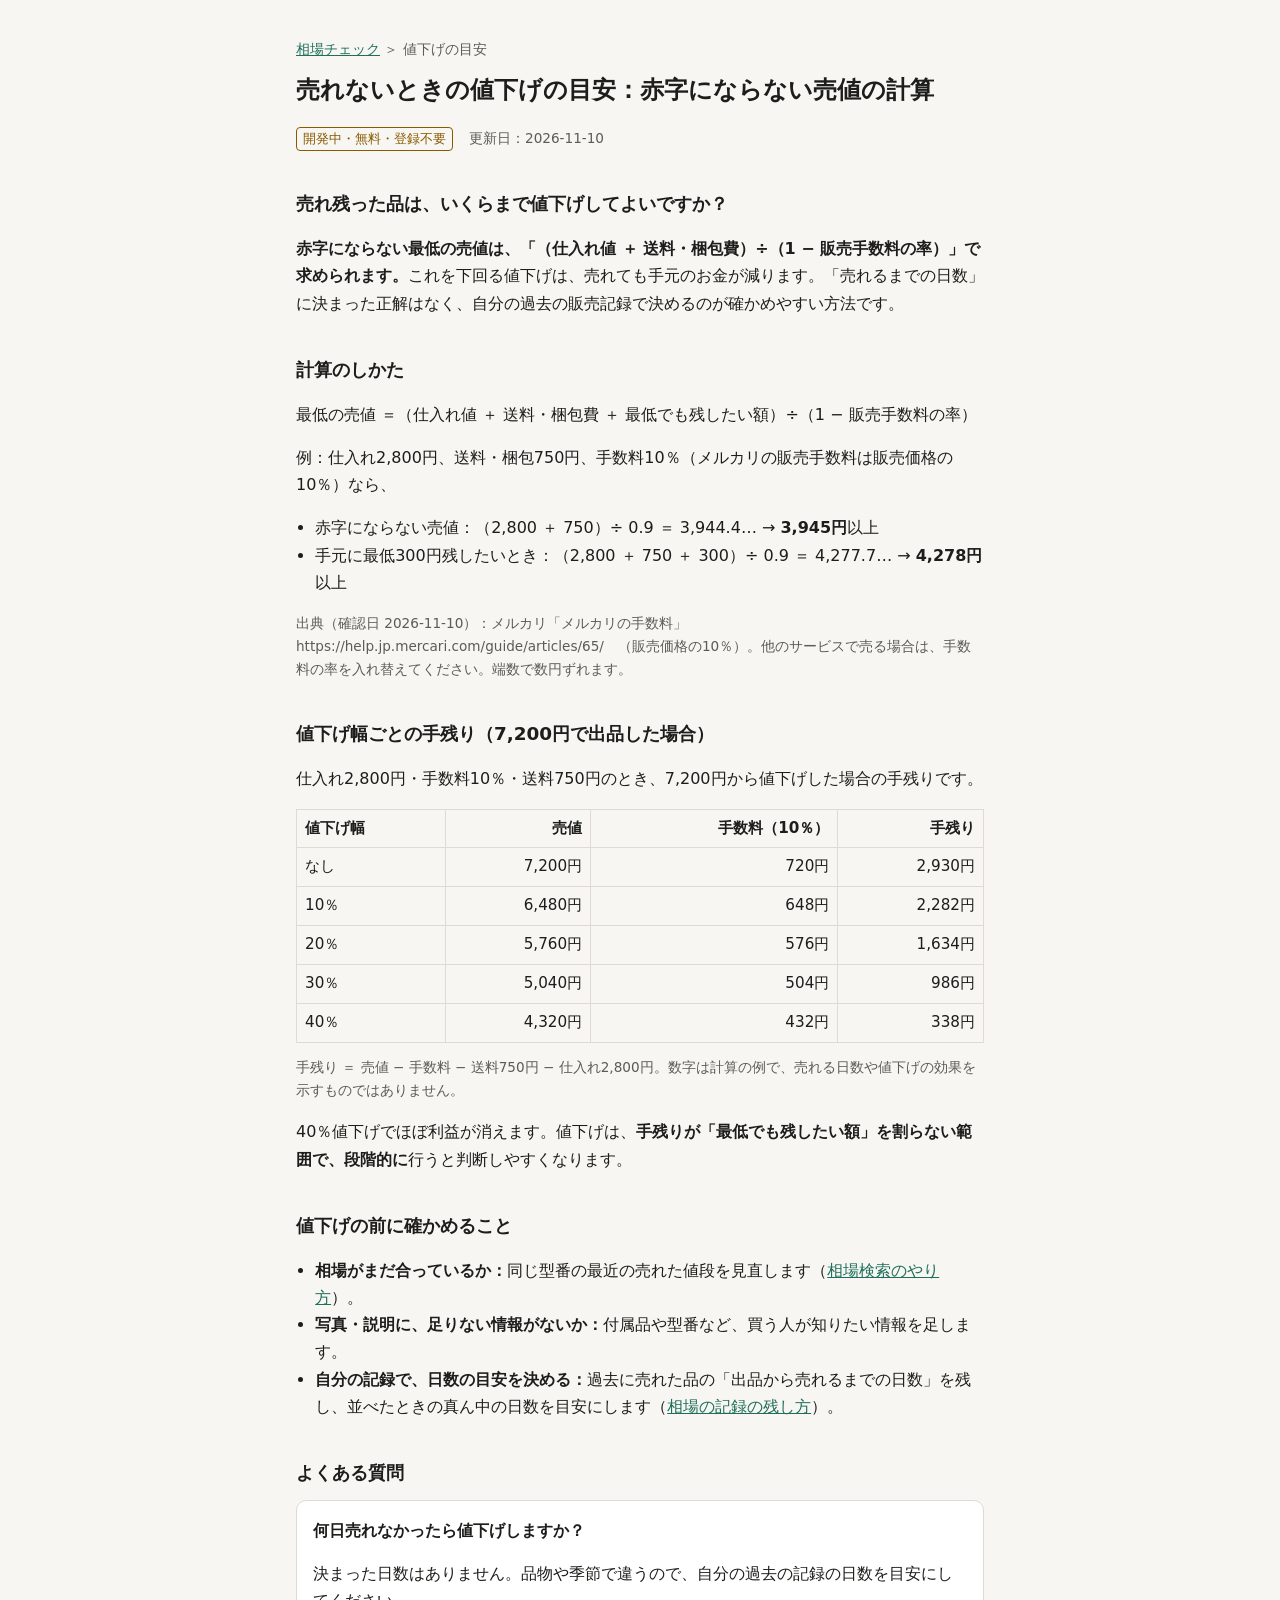
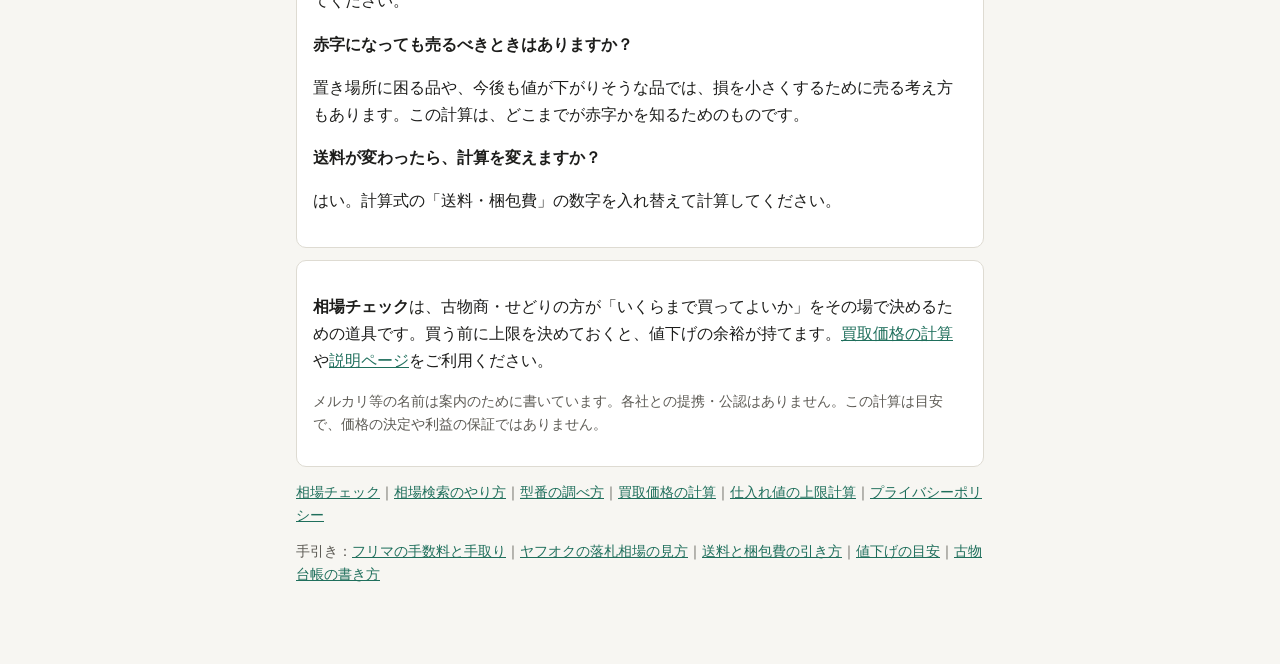
<file: nerisage-meyasu.html>
<!doctype html>
<html lang="ja">
<head>
<meta charset="utf-8">
<meta name="viewport" content="width=device-width, initial-scale=1">
<title>売れないときの値下げの目安｜いくらまで下げても赤字にならないかの計算</title>
<meta name="description" content="中古品が売れ残ったとき、いくらまで値下げできるかの考え方。仕入れ値・販売手数料・送料から「これ以下は赤字」の売値を出す式と、値下げ幅ごとの手残りの計算例つき。無料・登録不要。">
<link rel="canonical" href="https://cocreturn.com/souba-check/nerisage-meyasu.html">
<meta property="og:type" content="article">
<meta property="og:locale" content="ja_JP">
<meta property="og:site_name" content="相場チェック">
<meta property="og:title" content="売れないときの値下げの目安｜赤字にならない売値の計算">
<meta property="og:description" content="仕入れ値・手数料・送料から、値下げの下限を出す式と計算例。">
<meta property="og:url" content="https://cocreturn.com/souba-check/nerisage-meyasu.html">
<meta name="twitter:card" content="summary">
<link rel="stylesheet" href="page.css?v=6.6">
</head>
<body>
<main>
<p class="small"><a href="./">相場チェック</a> ＞ 値下げの目安</p>
<h1>売れないときの値下げの目安：赤字にならない売値の計算</h1>
<p><span class="badge">開発中・無料・登録不要</span>　<span class="small">更新日：2026-11-10</span></p>

<h2>売れ残った品は、いくらまで値下げしてよいですか？</h2>
<p><b>赤字にならない最低の売値は、「（仕入れ値 ＋ 送料・梱包費）÷（1 − 販売手数料の率）」で求められます。</b>これを下回る値下げは、売れても手元のお金が減ります。「売れるまでの日数」に決まった正解はなく、自分の過去の販売記録で決めるのが確かめやすい方法です。</p>

<h2>計算のしかた</h2>
<p>最低の売値 ＝（仕入れ値 ＋ 送料・梱包費 ＋ 最低でも残したい額）÷（1 − 販売手数料の率）</p>
<p>例：仕入れ2,800円、送料・梱包750円、手数料10％（メルカリの販売手数料は販売価格の10％）なら、</p>
<ul>
  <li>赤字にならない売値：（2,800 ＋ 750）÷ 0.9 ＝ 3,944.4… → <b>3,945円</b>以上</li>
  <li>手元に最低300円残したいとき：（2,800 ＋ 750 ＋ 300）÷ 0.9 ＝ 4,277.7… → <b>4,278円</b>以上</li>
</ul>
<p class="small" style="overflow-wrap:anywhere">出典（確認日 2026-11-10）：メルカリ「メルカリの手数料」 https://help.jp.mercari.com/guide/articles/65/　（販売価格の10％）。他のサービスで売る場合は、手数料の率を入れ替えてください。端数で数円ずれます。</p>

<h2>値下げ幅ごとの手残り（7,200円で出品した場合）</h2>
<p>仕入れ2,800円・手数料10％・送料750円のとき、7,200円から値下げした場合の手残りです。</p>
<table>
  <thead><tr><th>値下げ幅</th><th>売値</th><th>手数料（10％）</th><th>手残り</th></tr></thead>
  <tbody>
    <tr><td>なし</td><td>7,200円</td><td>720円</td><td>2,930円</td></tr>
    <tr><td>10％</td><td>6,480円</td><td>648円</td><td>2,282円</td></tr>
    <tr><td>20％</td><td>5,760円</td><td>576円</td><td>1,634円</td></tr>
    <tr><td>30％</td><td>5,040円</td><td>504円</td><td>986円</td></tr>
    <tr><td>40％</td><td>4,320円</td><td>432円</td><td>338円</td></tr>
  </tbody>
</table>
<p class="small">手残り ＝ 売値 − 手数料 − 送料750円 − 仕入れ2,800円。数字は計算の例で、売れる日数や値下げの効果を示すものではありません。</p>
<p>40％値下げでほぼ利益が消えます。値下げは、<b>手残りが「最低でも残したい額」を割らない範囲で、段階的に</b>行うと判断しやすくなります。</p>

<h2>値下げの前に確かめること</h2>
<ul>
  <li><b>相場がまだ合っているか：</b>同じ型番の最近の売れた値段を見直します（<a href="souba-kensaku.html">相場検索のやり方</a>）。</li>
  <li><b>写真・説明に、足りない情報がないか：</b>付属品や型番など、買う人が知りたい情報を足します。</li>
  <li><b>自分の記録で、日数の目安を決める：</b>過去に売れた品の「出品から売れるまでの日数」を残し、並べたときの真ん中の日数を目安にします（<a href="kobutsu-daicho.html">相場の記録の残し方</a>）。</li>
</ul>

<h2>よくある質問</h2>
<div class="card">
  <h3>何日売れなかったら値下げしますか？</h3>
  <p>決まった日数はありません。品物や季節で違うので、自分の過去の記録の日数を目安にしてください。</p>
  <h3>赤字になっても売るべきときはありますか？</h3>
  <p>置き場所に困る品や、今後も値が下がりそうな品では、損を小さくするために売る考え方もあります。この計算は、どこまでが赤字かを知るためのものです。</p>
  <h3>送料が変わったら、計算を変えますか？</h3>
  <p>はい。計算式の「送料・梱包費」の数字を入れ替えて計算してください。</p>
</div>

<div class="card">
  <p><b>相場チェック</b>は、古物商・せどりの方が「いくらまで買ってよいか」をその場で決めるための道具です。買う前に上限を決めておくと、値下げの余裕が持てます。<a href="kaitori-keisan.html">買取価格の計算</a>や<a href="./">説明ページ</a>をご利用ください。</p>
  <p class="small">メルカリ等の名前は案内のために書いています。各社との提携・公認はありません。この計算は目安で、価格の決定や利益の保証ではありません。</p>
</div>
<p class="small"><a href="./">相場チェック</a>｜<a href="souba-kensaku.html">相場検索のやり方</a>｜<a href="kataban-shirabe.html">型番の調べ方</a>｜<a href="kaitori-keisan.html">買取価格の計算</a>｜<a href="shiire-jougen.html">仕入れ値の上限計算</a>｜<a href="privacy.html">プライバシーポリシー</a></p>
<p class="small">手引き：<a href="furima-tedori.html">フリマの手数料と手取り</a>｜<a href="yahuoku-rakusatsu-miekata.html">ヤフオクの落札相場の見方</a>｜<a href="okuri-konpou-hiki.html">送料と梱包費の引き方</a>｜<a href="nerisage-meyasu.html">値下げの目安</a>｜<a href="kobutsu-daicho.html">古物台帳の書き方</a></p>
</main>
<script src="tools.js?v=7.2"></script>
<script>if(location.hash==='#toggle-goatcounter'){try{if(localStorage.getItem('skipgc')==='t'){localStorage.removeItem('skipgc');alert('この端末の訪問を、また数えるようにしました')}else{localStorage.setItem('skipgc','t');alert('この端末の訪問は、今後数えません')}}catch(e){alert('この端末では設定できませんでした')}}</script>
<script data-goatcounter="https://souba-check.goatcounter.com/count" async src="//gc.zgo.at/count.js"></script>
</body>
</html>
</file>
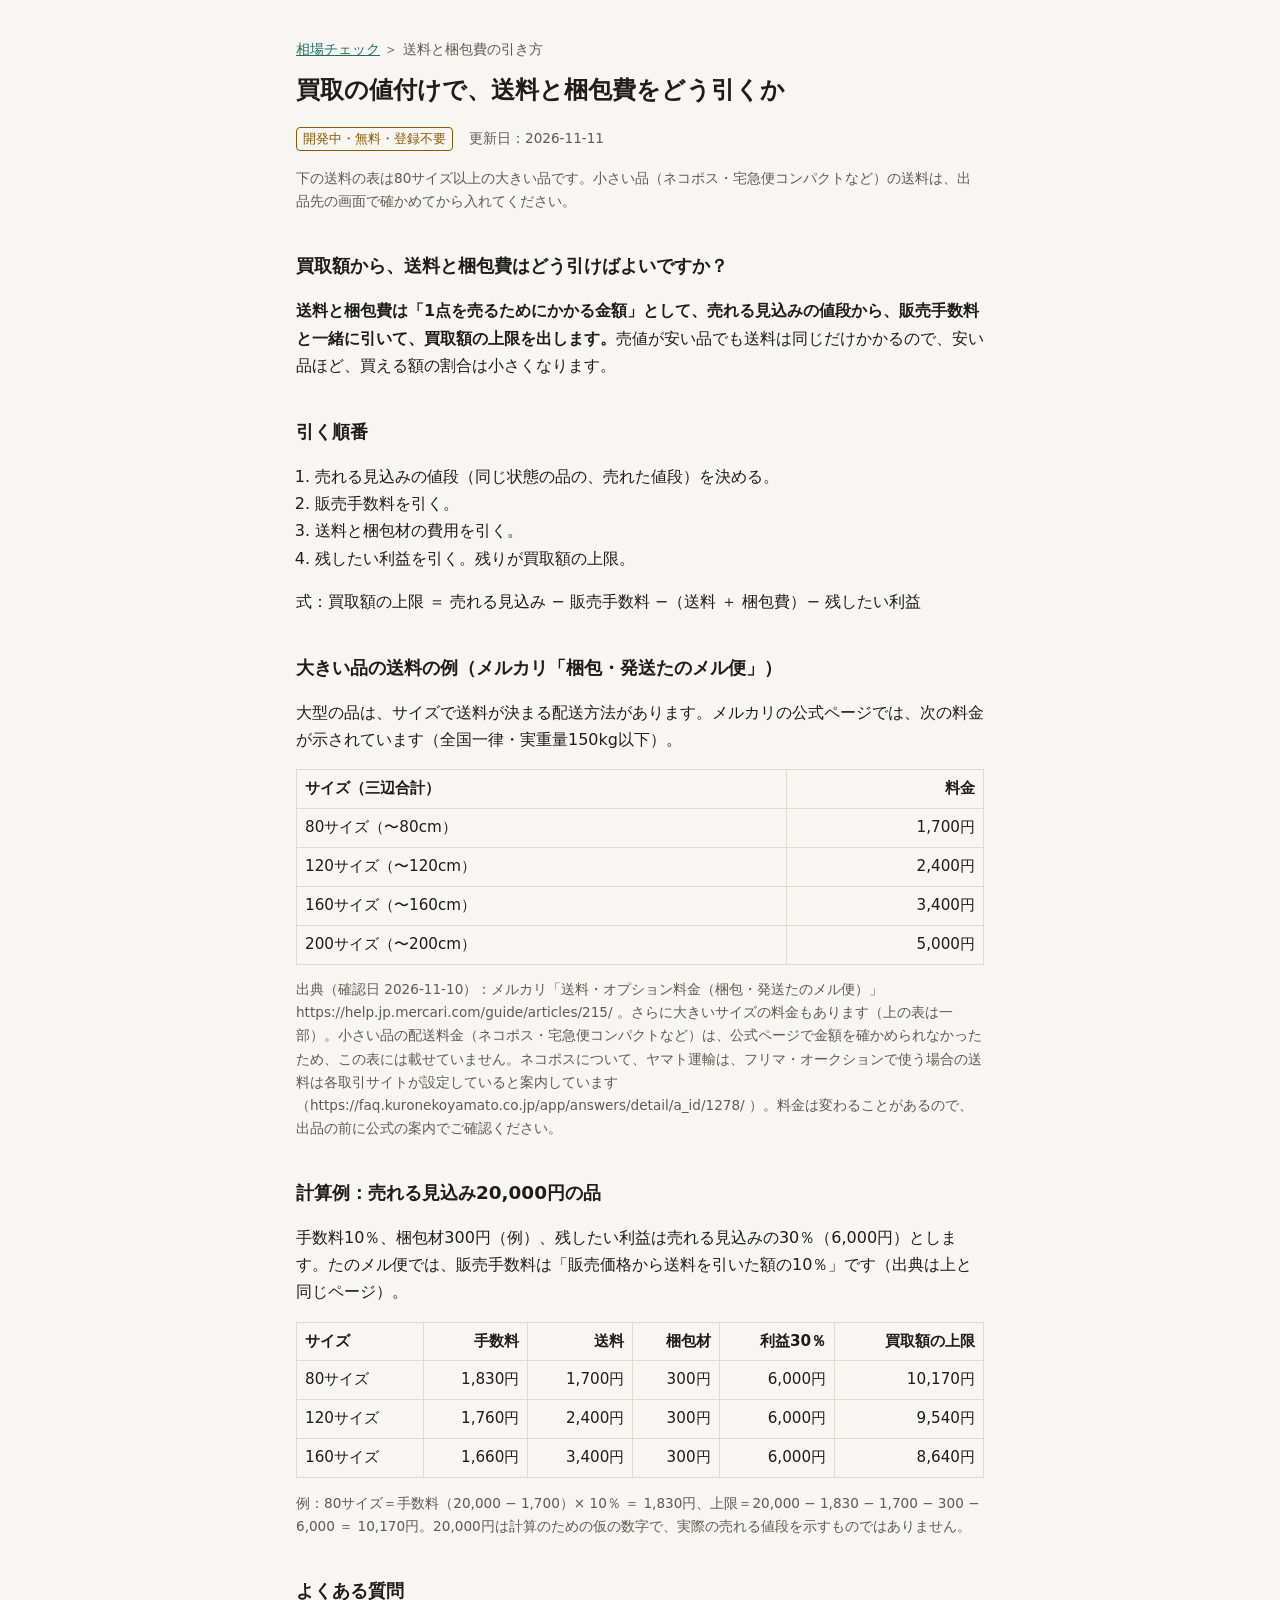
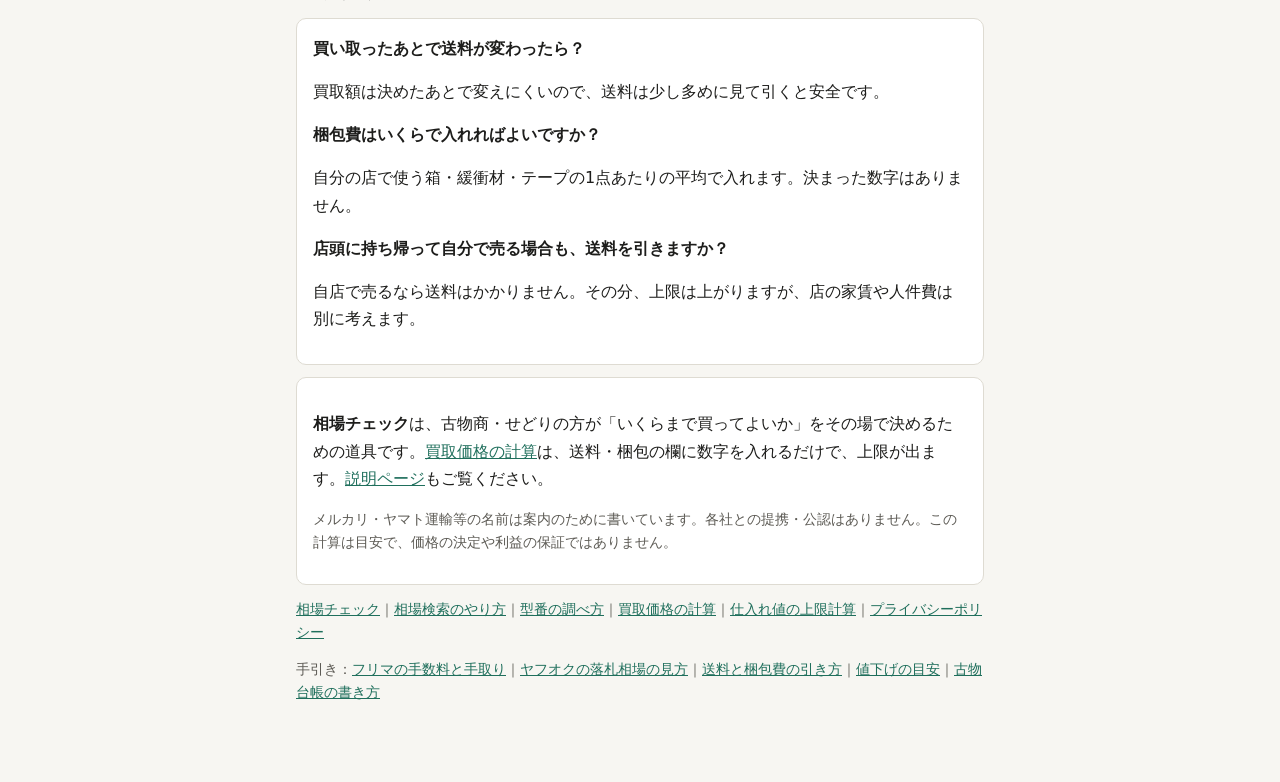
<file: okuri-konpou-hiki.html>
<!doctype html>
<html lang="ja">
<head>
<meta charset="utf-8">
<meta name="viewport" content="width=device-width, initial-scale=1">
<title>買取の値付けで送料と梱包費をどう引くか｜大型品・たのメル便の料金表つき</title>
<meta name="description" content="古物商・リサイクル店が買取額を決めるとき、送料と梱包費をどう引くか。大型品の送料（梱包・発送たのメル便の料金表）と、買取額の上限の計算例つき。無料・登録不要。">
<link rel="canonical" href="https://cocreturn.com/souba-check/okuri-konpou-hiki.html">
<meta property="og:type" content="article">
<meta property="og:locale" content="ja_JP">
<meta property="og:site_name" content="相場チェック">
<meta property="og:title" content="買取の値付けで送料と梱包費をどう引くか">
<meta property="og:description" content="買取額の上限を出すときの、送料と梱包費の引き方と計算例。">
<meta property="og:url" content="https://cocreturn.com/souba-check/okuri-konpou-hiki.html">
<meta name="twitter:card" content="summary">
<link rel="stylesheet" href="page.css?v=6.6">
</head>
<body>
<main>
<p class="small"><a href="./">相場チェック</a> ＞ 送料と梱包費の引き方</p>
<h1>買取の値付けで、送料と梱包費をどう引くか</h1>
<p><span class="badge">開発中・無料・登録不要</span>　<span class="small">更新日：2026-11-11</span></p>
<p class="small">下の送料の表は80サイズ以上の大きい品です。小さい品（ネコポス・宅急便コンパクトなど）の送料は、出品先の画面で確かめてから入れてください。</p>

<h2>買取額から、送料と梱包費はどう引けばよいですか？</h2>
<p><b>送料と梱包費は「1点を売るためにかかる金額」として、売れる見込みの値段から、販売手数料と一緒に引いて、買取額の上限を出します。</b>売値が安い品でも送料は同じだけかかるので、安い品ほど、買える額の割合は小さくなります。</p>

<h2>引く順番</h2>
<ol>
  <li>売れる見込みの値段（同じ状態の品の、売れた値段）を決める。</li>
  <li>販売手数料を引く。</li>
  <li>送料と梱包材の費用を引く。</li>
  <li>残したい利益を引く。残りが買取額の上限。</li>
</ol>
<p>式：買取額の上限 ＝ 売れる見込み − 販売手数料 −（送料 ＋ 梱包費）− 残したい利益</p>

<h2>大きい品の送料の例（メルカリ「梱包・発送たのメル便」）</h2>
<p>大型の品は、サイズで送料が決まる配送方法があります。メルカリの公式ページでは、次の料金が示されています（全国一律・実重量150kg以下）。</p>
<table>
  <thead><tr><th>サイズ（三辺合計）</th><th>料金</th></tr></thead>
  <tbody>
    <tr><td>80サイズ（〜80cm）</td><td>1,700円</td></tr>
    <tr><td>120サイズ（〜120cm）</td><td>2,400円</td></tr>
    <tr><td>160サイズ（〜160cm）</td><td>3,400円</td></tr>
    <tr><td>200サイズ（〜200cm）</td><td>5,000円</td></tr>
  </tbody>
</table>
<p class="small" style="overflow-wrap:anywhere">出典（確認日 2026-11-10）：メルカリ「送料・オプション料金（梱包・発送たのメル便）」 https://help.jp.mercari.com/guide/articles/215/ 。さらに大きいサイズの料金もあります（上の表は一部）。小さい品の配送料金（ネコポス・宅急便コンパクトなど）は、公式ページで金額を確かめられなかったため、この表には載せていません。ネコポスについて、ヤマト運輸は、フリマ・オークションで使う場合の送料は各取引サイトが設定していると案内しています（https://faq.kuronekoyamato.co.jp/app/answers/detail/a_id/1278/ ）。料金は変わることがあるので、出品の前に公式の案内でご確認ください。</p>

<h2>計算例：売れる見込み20,000円の品</h2>
<p>手数料10％、梱包材300円（例）、残したい利益は売れる見込みの30％（6,000円）とします。たのメル便では、販売手数料は「販売価格から送料を引いた額の10％」です（出典は上と同じページ）。</p>
<table>
  <thead><tr><th>サイズ</th><th>手数料</th><th>送料</th><th>梱包材</th><th>利益30％</th><th>買取額の上限</th></tr></thead>
  <tbody>
    <tr><td>80サイズ</td><td>1,830円</td><td>1,700円</td><td>300円</td><td>6,000円</td><td>10,170円</td></tr>
    <tr><td>120サイズ</td><td>1,760円</td><td>2,400円</td><td>300円</td><td>6,000円</td><td>9,540円</td></tr>
    <tr><td>160サイズ</td><td>1,660円</td><td>3,400円</td><td>300円</td><td>6,000円</td><td>8,640円</td></tr>
  </tbody>
</table>
<p class="small">例：80サイズ＝手数料（20,000 − 1,700）× 10％ ＝ 1,830円、上限＝20,000 − 1,830 − 1,700 − 300 − 6,000 ＝ 10,170円。20,000円は計算のための仮の数字で、実際の売れる値段を示すものではありません。</p>

<h2>よくある質問</h2>
<div class="card">
  <h3>買い取ったあとで送料が変わったら？</h3>
  <p>買取額は決めたあとで変えにくいので、送料は少し多めに見て引くと安全です。</p>
  <h3>梱包費はいくらで入れればよいですか？</h3>
  <p>自分の店で使う箱・緩衝材・テープの1点あたりの平均で入れます。決まった数字はありません。</p>
  <h3>店頭に持ち帰って自分で売る場合も、送料を引きますか？</h3>
  <p>自店で売るなら送料はかかりません。その分、上限は上がりますが、店の家賃や人件費は別に考えます。</p>
</div>

<div class="card">
  <p><b>相場チェック</b>は、古物商・せどりの方が「いくらまで買ってよいか」をその場で決めるための道具です。<a href="kaitori-keisan.html">買取価格の計算</a>は、送料・梱包の欄に数字を入れるだけで、上限が出ます。<a href="./">説明ページ</a>もご覧ください。</p>
  <p class="small">メルカリ・ヤマト運輸等の名前は案内のために書いています。各社との提携・公認はありません。この計算は目安で、価格の決定や利益の保証ではありません。</p>
</div>
<p class="small"><a href="./">相場チェック</a>｜<a href="souba-kensaku.html">相場検索のやり方</a>｜<a href="kataban-shirabe.html">型番の調べ方</a>｜<a href="kaitori-keisan.html">買取価格の計算</a>｜<a href="shiire-jougen.html">仕入れ値の上限計算</a>｜<a href="privacy.html">プライバシーポリシー</a></p>
<p class="small">手引き：<a href="furima-tedori.html">フリマの手数料と手取り</a>｜<a href="yahuoku-rakusatsu-miekata.html">ヤフオクの落札相場の見方</a>｜<a href="okuri-konpou-hiki.html">送料と梱包費の引き方</a>｜<a href="nerisage-meyasu.html">値下げの目安</a>｜<a href="kobutsu-daicho.html">古物台帳の書き方</a></p>
</main>
<script src="tools.js?v=7.2"></script>
<script>if(location.hash==='#toggle-goatcounter'){try{if(localStorage.getItem('skipgc')==='t'){localStorage.removeItem('skipgc');alert('この端末の訪問を、また数えるようにしました')}else{localStorage.setItem('skipgc','t');alert('この端末の訪問は、今後数えません')}}catch(e){alert('この端末では設定できませんでした')}}</script>
<script data-goatcounter="https://souba-check.goatcounter.com/count" async src="//gc.zgo.at/count.js"></script>
</body>
</html>
</file>
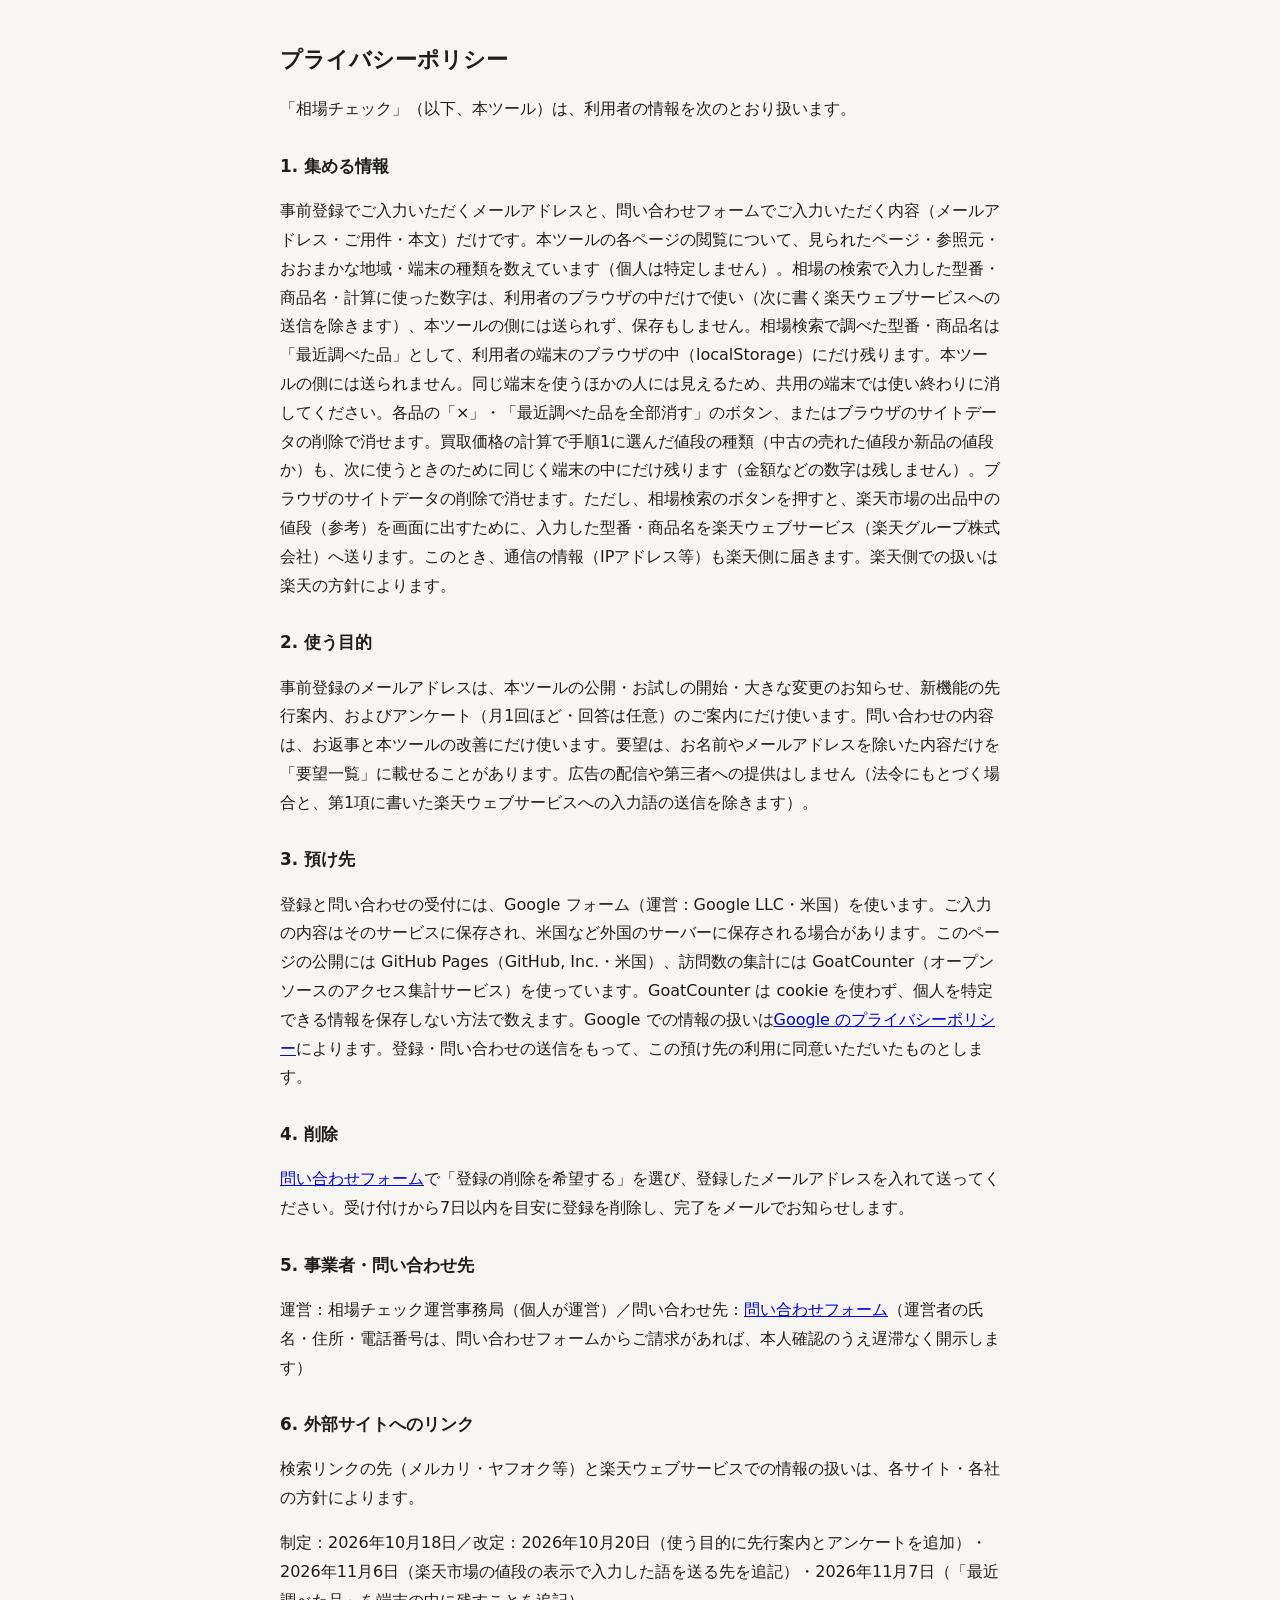
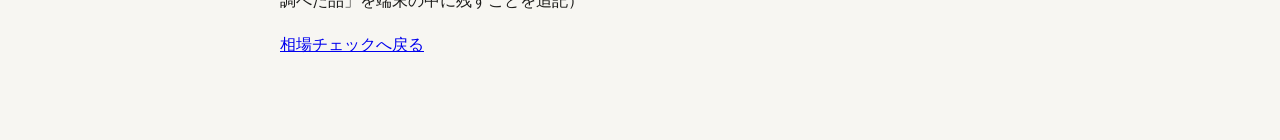
<file: privacy.html>
<!doctype html>
<html lang="ja">
<head>
<meta charset="utf-8">
<meta name="viewport" content="width=device-width, initial-scale=1">
<title>プライバシーポリシー｜相場チェック</title>
<style>
:root{--bg:#f7f6f2;--ink:#1d1d1b;--sub:#5d5b55}
@media (prefers-color-scheme:dark){:root{--bg:#161614;--ink:#ecebe6;--sub:#a9a69d}}
body{margin:0;background:var(--bg);color:var(--ink);font-family:system-ui,-apple-system,"Hiragino Sans","Yu Gothic UI",sans-serif;line-height:1.8}
main{max-width:720px;margin:0 auto;padding:24px 16px 64px}
h1{font-size:1.4rem}h2{font-size:1.05rem;margin-top:1.6em}
</style>
</head>
<body>
<main>
<h1>プライバシーポリシー</h1>
<p>「相場チェック」（以下、本ツール）は、利用者の情報を次のとおり扱います。</p>
<h2>1. 集める情報</h2>
<p>事前登録でご入力いただくメールアドレスと、問い合わせフォームでご入力いただく内容（メールアドレス・ご用件・本文）だけです。本ツールの各ページの閲覧について、見られたページ・参照元・おおまかな地域・端末の種類を数えています（個人は特定しません）。相場の検索で入力した型番・商品名・計算に使った数字は、利用者のブラウザの中だけで使い（次に書く楽天ウェブサービスへの送信を除きます）、本ツールの側には送られず、保存もしません。相場検索で調べた型番・商品名は「最近調べた品」として、利用者の端末のブラウザの中（localStorage）にだけ残ります。本ツールの側には送られません。同じ端末を使うほかの人には見えるため、共用の端末では使い終わりに消してください。各品の「×」・「最近調べた品を全部消す」のボタン、またはブラウザのサイトデータの削除で消せます。買取価格の計算で手順1に選んだ値段の種類（中古の売れた値段か新品の値段か）も、次に使うときのために同じく端末の中にだけ残ります（金額などの数字は残しません）。ブラウザのサイトデータの削除で消せます。ただし、相場検索のボタンを押すと、楽天市場の出品中の値段（参考）を画面に出すために、入力した型番・商品名を楽天ウェブサービス（楽天グループ株式会社）へ送ります。このとき、通信の情報（IPアドレス等）も楽天側に届きます。楽天側での扱いは楽天の方針によります。</p>
<h2>2. 使う目的</h2>
<p>事前登録のメールアドレスは、本ツールの公開・お試しの開始・大きな変更のお知らせ、新機能の先行案内、およびアンケート（月1回ほど・回答は任意）のご案内にだけ使います。問い合わせの内容は、お返事と本ツールの改善にだけ使います。要望は、お名前やメールアドレスを除いた内容だけを「要望一覧」に載せることがあります。広告の配信や第三者への提供はしません（法令にもとづく場合と、第1項に書いた楽天ウェブサービスへの入力語の送信を除きます）。</p>
<h2>3. 預け先</h2>
<p>登録と問い合わせの受付には、Google フォーム（運営：Google LLC・米国）を使います。ご入力の内容はそのサービスに保存され、米国など外国のサーバーに保存される場合があります。このページの公開には GitHub Pages（GitHub, Inc.・米国）、訪問数の集計には GoatCounter（オープンソースのアクセス集計サービス）を使っています。GoatCounter は cookie を使わず、個人を特定できる情報を保存しない方法で数えます。Google での情報の扱いは<a href="https://policies.google.com/privacy?hl=ja" target="_blank" rel="noopener">Google のプライバシーポリシー</a>によります。登録・問い合わせの送信をもって、この預け先の利用に同意いただいたものとします。</p>
<h2>4. 削除</h2>
<p><a href="https://docs.google.com/forms/d/e/1FAIpQLSfK_EgdrjXKSaXom9wMGItKNPF0rSKMBELKG2rRaCUbPbLYGQ/viewform" target="_blank" rel="noopener">問い合わせフォーム</a>で「登録の削除を希望する」を選び、登録したメールアドレスを入れて送ってください。受け付けから7日以内を目安に登録を削除し、完了をメールでお知らせします。</p>
<h2>5. 事業者・問い合わせ先</h2>
<p>運営：相場チェック運営事務局（個人が運営）／問い合わせ先：<a href="https://docs.google.com/forms/d/e/1FAIpQLSfK_EgdrjXKSaXom9wMGItKNPF0rSKMBELKG2rRaCUbPbLYGQ/viewform" target="_blank" rel="noopener">問い合わせフォーム</a>（運営者の氏名・住所・電話番号は、問い合わせフォームからご請求があれば、本人確認のうえ遅滞なく開示します）</p>
<h2>6. 外部サイトへのリンク</h2>
<p>検索リンクの先（メルカリ・ヤフオク等）と楽天ウェブサービスでの情報の扱いは、各サイト・各社の方針によります。</p>
<p>制定：2026年10月18日／改定：2026年10月20日（使う目的に先行案内とアンケートを追加）・2026年11月6日（楽天市場の値段の表示で入力した語を送る先を追記）・2026年11月7日（「最近調べた品」を端末の中に残すことを追記）</p>
<p><a href="index.html">相場チェックへ戻る</a></p>
</main>
<script>if(location.hash==='#toggle-goatcounter'){try{if(localStorage.getItem('skipgc')==='t'){localStorage.removeItem('skipgc');alert('この端末の訪問を、また数えるようにしました')}else{localStorage.setItem('skipgc','t');alert('この端末の訪問は、今後数えません')}}catch(e){alert('この端末では設定できませんでした')}}</script>
<script data-goatcounter="https://souba-check.goatcounter.com/count" async src="//gc.zgo.at/count.js"></script>
</body>
</html>
</file>
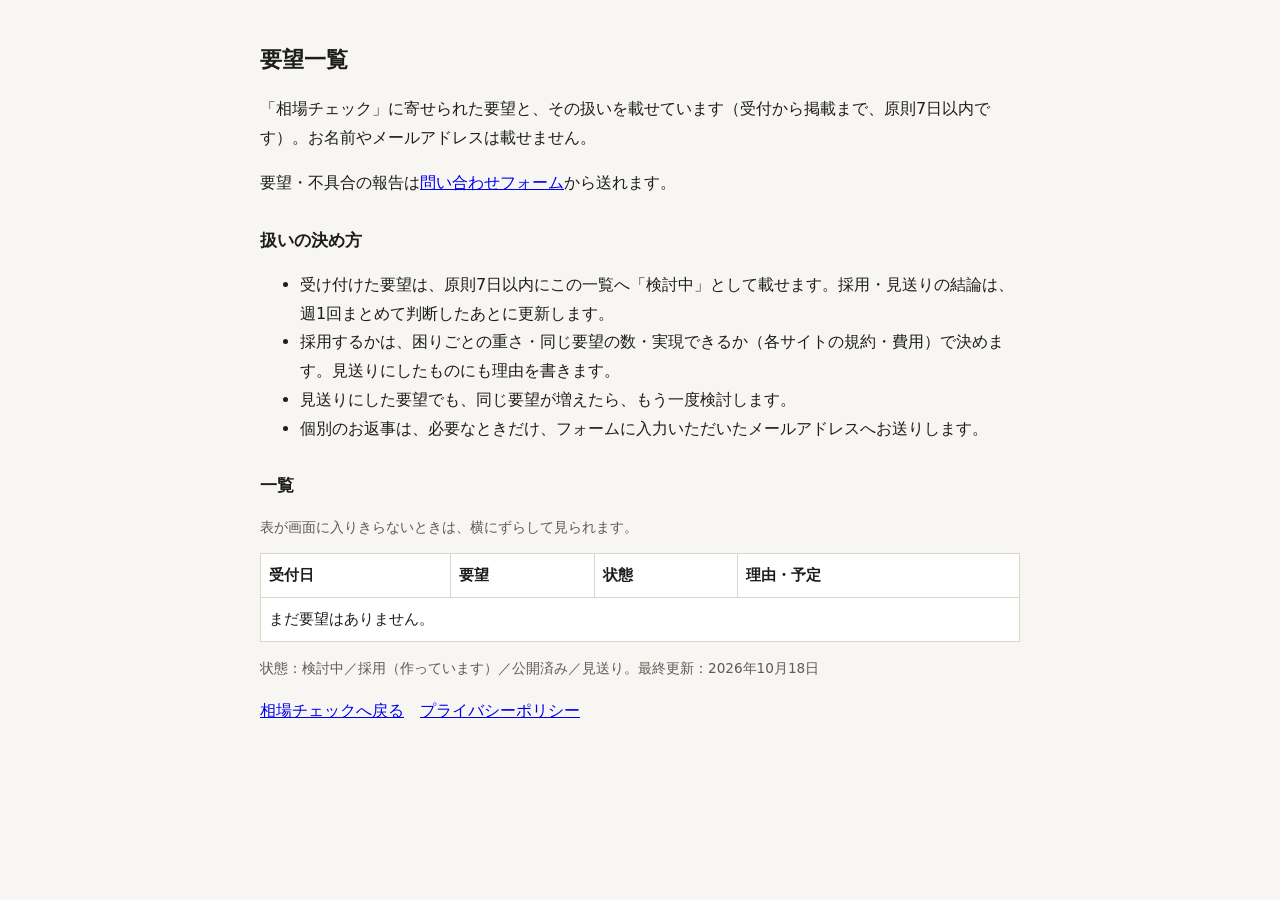
<file: requests.html>
<!doctype html>
<html lang="ja">
<head>
<meta charset="utf-8">
<meta name="viewport" content="width=device-width, initial-scale=1">
<title>要望一覧｜相場チェック</title>
<style>
:root{--bg:#f7f6f2;--ink:#1d1d1b;--sub:#5d5b55;--line:#d9d6cc;--card:#fff}
@media (prefers-color-scheme:dark){:root{--bg:#161614;--ink:#ecebe6;--sub:#a9a69d;--line:#3a3934;--card:#1f1f1c}}
body{margin:0;background:var(--bg);color:var(--ink);font-family:system-ui,-apple-system,"Hiragino Sans","Yu Gothic UI",sans-serif;line-height:1.8}
main{max-width:760px;margin:0 auto;padding:24px 16px 64px}
h1{font-size:1.4rem}h2{font-size:1.05rem;margin-top:1.6em}
.small{font-size:.85rem;color:var(--sub)}
.wrap{overflow-x:auto}
table{width:100%;border-collapse:collapse;background:var(--card);font-size:.95rem}
th,td{border:1px solid var(--line);padding:8px;text-align:left;vertical-align:top}
th{white-space:nowrap}
</style>
</head>
<body>
<main>
<h1>要望一覧</h1>
<p>「相場チェック」に寄せられた要望と、その扱いを載せています（受付から掲載まで、原則7日以内です）。お名前やメールアドレスは載せません。</p>
<p>要望・不具合の報告は<a href="https://docs.google.com/forms/d/e/1FAIpQLSfK_EgdrjXKSaXom9wMGItKNPF0rSKMBELKG2rRaCUbPbLYGQ/viewform" target="_blank" rel="noopener">問い合わせフォーム</a>から送れます。</p>

<h2>扱いの決め方</h2>
<ul>
  <li>受け付けた要望は、原則7日以内にこの一覧へ「検討中」として載せます。採用・見送りの結論は、週1回まとめて判断したあとに更新します。</li>
  <li>採用するかは、困りごとの重さ・同じ要望の数・実現できるか（各サイトの規約・費用）で決めます。見送りにしたものにも理由を書きます。</li>
  <li>見送りにした要望でも、同じ要望が増えたら、もう一度検討します。</li>
  <li>個別のお返事は、必要なときだけ、フォームに入力いただいたメールアドレスへお送りします。</li>
</ul>

<h2>一覧</h2>
<p class="small">表が画面に入りきらないときは、横にずらして見られます。</p>
<div class="wrap">
<table>
  <thead><tr><th>受付日</th><th>要望</th><th>状態</th><th>理由・予定</th></tr></thead>
  <tbody id="list">
    <tr><td colspan="4">まだ要望はありません。</td></tr>
  </tbody>
</table>
</div>
<p class="small">状態：検討中／採用（作っています）／公開済み／見送り。最終更新：2026年10月18日</p>
<p><a href="index.html">相場チェックへ戻る</a>　<a href="privacy.html">プライバシーポリシー</a></p>
</main>
<script>if(location.hash==='#toggle-goatcounter'){try{if(localStorage.getItem('skipgc')==='t'){localStorage.removeItem('skipgc');alert('この端末の訪問を、また数えるようにしました')}else{localStorage.setItem('skipgc','t');alert('この端末の訪問は、今後数えません')}}catch(e){alert('この端末では設定できませんでした')}}</script>
<script data-goatcounter="https://souba-check.goatcounter.com/count" async src="//gc.zgo.at/count.js"></script>
</body>
</html>
</file>
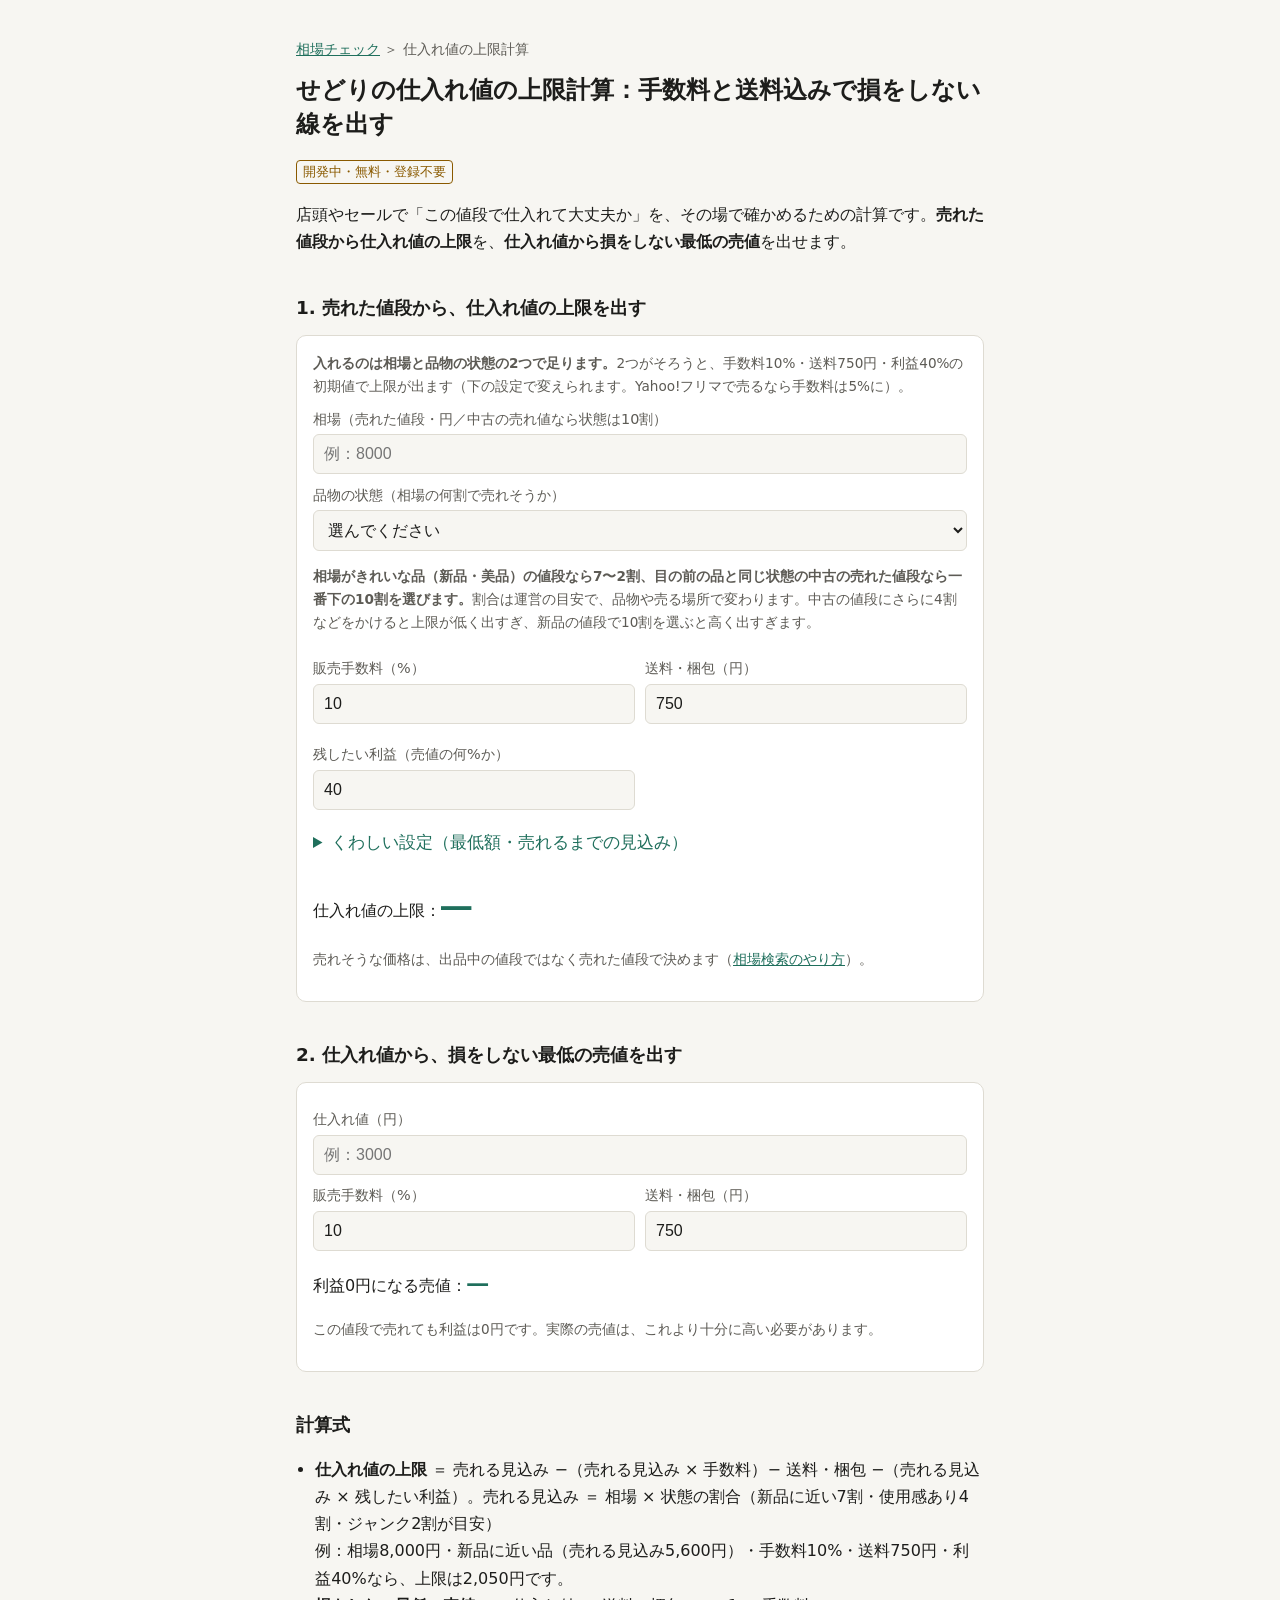
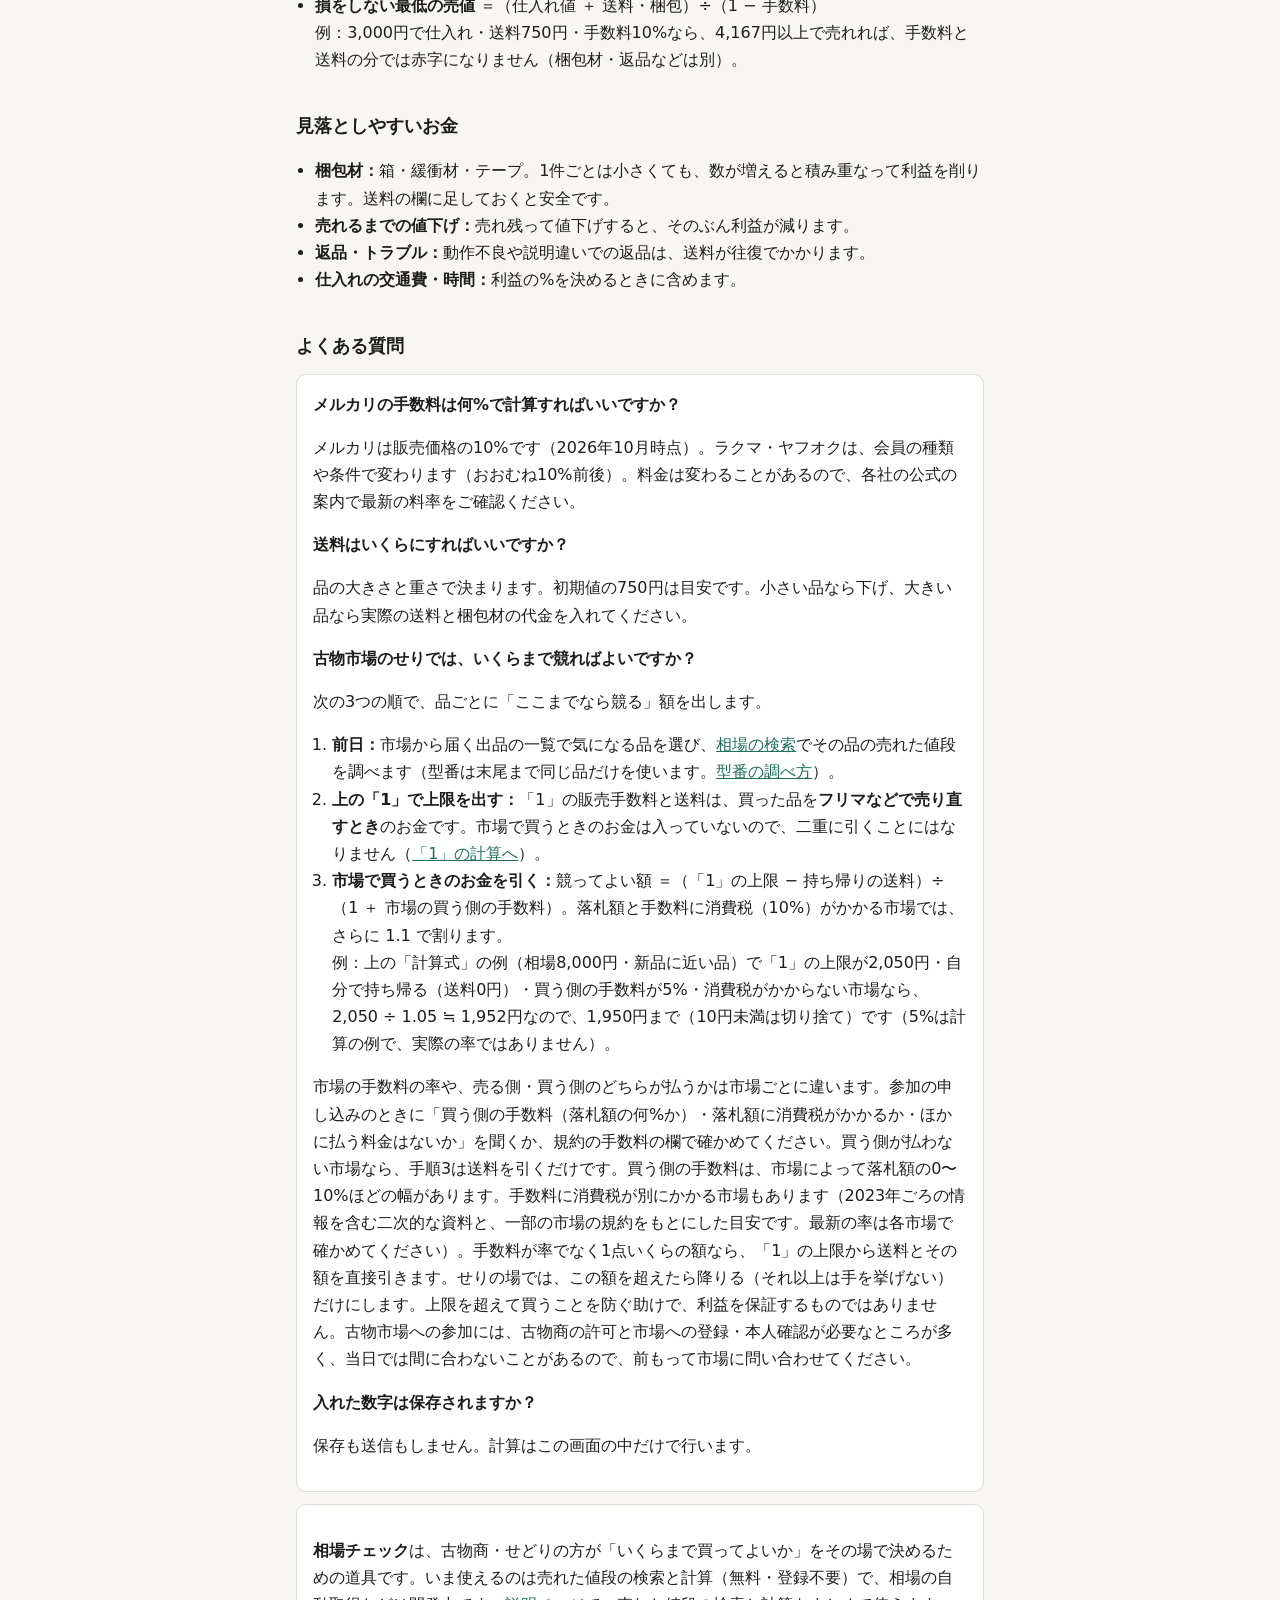
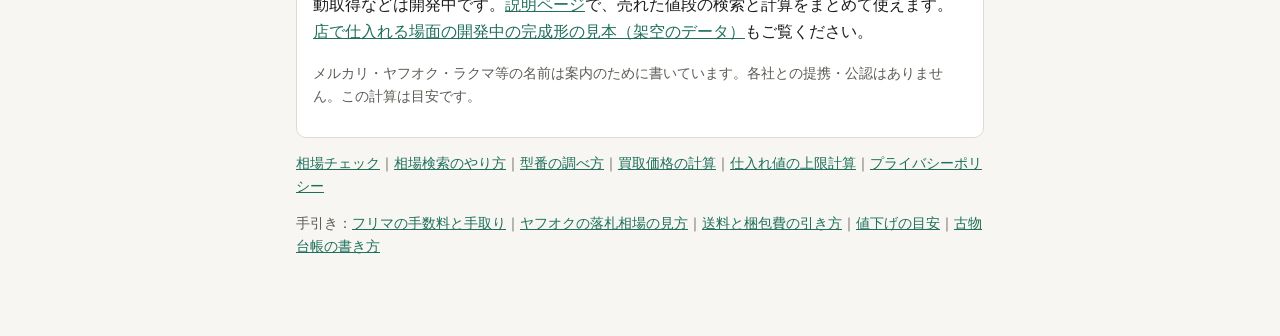
<file: shiire-jougen.html>
<!doctype html>
<html lang="ja">
<head>
<meta charset="utf-8">
<meta name="viewport" content="width=device-width, initial-scale=1">
<title>せどりの仕入れ値の上限計算｜損をしない売値も（手数料・送料込み）</title>
<meta name="description" content="せどり・転売の仕入れ判断に。売れた値段から仕入れ値の上限を、仕入れ値からは損をしない最低の売値（損益分岐）を、メルカリ・ラクマ・ヤフオクの手数料と送料込みで計算します。無料・登録不要。">
<link rel="canonical" href="https://cocreturn.com/souba-check/shiire-jougen.html">
<meta property="og:type" content="article">
<meta property="og:locale" content="ja_JP">
<meta property="og:site_name" content="相場チェック">
<meta property="og:title" content="せどりの仕入れ値の上限計算｜損をしない売値も計算">
<meta property="og:description" content="売れた値段から仕入れ値の上限を、仕入れ値から損をしない最低の売値を、手数料と送料込みで計算。">
<meta property="og:url" content="https://cocreturn.com/souba-check/shiire-jougen.html">
<meta name="twitter:card" content="summary">
<link rel="stylesheet" href="page.css?v=6.6">
</head>
<body>
<main>
<p class="small"><a href="./">相場チェック</a> ＞ 仕入れ値の上限計算</p>
<h1>せどりの仕入れ値の上限計算：手数料と送料込みで損をしない線を出す</h1>
<p><span class="badge">開発中・無料・登録不要</span></p>
<p>店頭やセールで「この値段で仕入れて大丈夫か」を、その場で確かめるための計算です。<b>売れた値段から仕入れ値の上限</b>を、<b>仕入れ値から損をしない最低の売値</b>を出せます。</p>

<h2>1. 売れた値段から、仕入れ値の上限を出す</h2>
<div class="card">
  <p class="small" style="margin:0 0 6px"><b>入れるのは相場と品物の状態の2つで足ります。</b>2つがそろうと、手数料10%・送料750円・利益40%の初期値で上限が出ます（下の設定で変えられます。Yahoo!フリマで売るなら手数料は5%に）。</p>
  <label for="sell">相場（売れた値段・円／中古の売れ値なら状態は10割）</label>
  <input id="sell" type="text" inputmode="numeric" placeholder="例：8000">
  <label for="cond">品物の状態（相場の何割で売れそうか）</label>
  <select id="cond"><option value="" selected disabled>選んでください</option><option value="70">新品・未使用に近い（相場の7割）</option><option value="40">使用感あり（相場の4割）</option><option value="20">ジャンク・難あり（相場の2割）</option><option value="100">同じ状態の中古の売れ値をそのまま入れた（10割）</option></select>
  <p id="n100" class="small" hidden style="font-weight:bold;color:#b45309">▲ 10割は、相場に「目の前の品と同じ状態の中古」の売れた値段を入れたときだけ。新品・美品の値段なら、上の7〜2割から選んでください（10割だと上限が高く出すぎます）。</p>
  <p class="small"><b>相場がきれいな品（新品・美品）の値段なら7〜2割、目の前の品と同じ状態の中古の売れた値段なら一番下の10割を選びます。</b>割合は運営の目安で、品物や売る場所で変わります。中古の値段にさらに4割などをかけると上限が低く出すぎ、新品の値段で10割を選ぶと高く出すぎます。</p>
  <div class="row">
    <div><label for="fee">販売手数料（%）</label><input id="fee" type="text" inputmode="decimal" value="10"></div>
    <div><label for="ship">送料・梱包（円）</label><input id="ship" type="text" inputmode="numeric" value="750"></div>
    <div><label for="margin">残したい利益（売値の何%か）</label><input id="margin" type="text" inputmode="decimal" value="40"></div>
  </div>
  <details style="margin-top:10px"><summary style="cursor:pointer;padding:8px 0">くわしい設定（最低額・売れるまでの見込み）</summary>
  <label for="minp">最低でも手元に残したい額（円）</label><input id="minp" type="text" inputmode="numeric" value="300">
  <p class="small">売値の安い品で、利益の率だけだと手元に残る額が少なすぎるのを防ぐ欄です。迷ったら300。0にすると利益の率だけで計算します。</p>
  <label>売れるまでの見込み</label>
  <div id="waitbtns"><button type="button" class="waitbtn" data-drop="0">早い</button> <button type="button" class="waitbtn" data-drop="0" data-on="1">ふつう</button> <button type="button" class="waitbtn" data-drop="15">遅い</button></div>
  <p class="small">「早い」「ふつう」は同じ計算です。「遅い」（1か月以上売れ残りそう）のときだけ上限を15%下げます（15%は目安で、売れる日数の保証ではありません）。</p>
  <p class="small">儲けの保証ではなく、入れた条件での目安です。</p></details>
  <p>仕入れ値の上限：<span class="result" id="out">―</span></p>
  <p class="small" id="msg" role="status"></p>
  <p class="small">売れそうな価格は、出品中の値段ではなく売れた値段で決めます（<a href="souba-kensaku.html">相場検索のやり方</a>）。</p>
</div>

<h2>2. 仕入れ値から、損をしない最低の売値を出す</h2>
<div class="card">
  <label for="cost">仕入れ値（円）</label>
  <input id="cost" type="text" inputmode="numeric" placeholder="例：3000">
  <div class="row">
    <div><label for="fee2">販売手数料（%）</label><input id="fee2" type="text" inputmode="decimal" value="10"></div>
    <div><label for="ship2">送料・梱包（円）</label><input id="ship2" type="text" inputmode="numeric" value="750"></div>
  </div>
  <p>利益0円になる売値：<span class="result" id="out2">―</span></p>
  <p class="small" id="msg2" role="status"></p>
  <p class="small">この値段で売れても利益は0円です。実際の売値は、これより十分に高い必要があります。</p>
</div>

<h2>計算式</h2>
<ul>
  <li><b>仕入れ値の上限</b> ＝ 売れる見込み −（売れる見込み × 手数料）− 送料・梱包 −（売れる見込み × 残したい利益）。売れる見込み ＝ 相場 × 状態の割合（新品に近い7割・使用感あり4割・ジャンク2割が目安）<br>例：相場8,000円・新品に近い品（売れる見込み5,600円）・手数料10%・送料750円・利益40%なら、上限は2,050円です。</li>
  <li><b>損をしない最低の売値</b> ＝（仕入れ値 ＋ 送料・梱包）÷（1 − 手数料）<br>例：3,000円で仕入れ・送料750円・手数料10%なら、4,167円以上で売れれば、手数料と送料の分では赤字になりません（梱包材・返品などは別）。</li>
</ul>

<h2>見落としやすいお金</h2>
<ul>
  <li><b>梱包材：</b>箱・緩衝材・テープ。1件ごとは小さくても、数が増えると積み重なって利益を削ります。送料の欄に足しておくと安全です。</li>
  <li><b>売れるまでの値下げ：</b>売れ残って値下げすると、そのぶん利益が減ります。</li>
  <li><b>返品・トラブル：</b>動作不良や説明違いでの返品は、送料が往復でかかります。</li>
  <li><b>仕入れの交通費・時間：</b>利益の%を決めるときに含めます。</li>
</ul>

<h2>よくある質問</h2>
<div class="card">
  <h3>メルカリの手数料は何%で計算すればいいですか？</h3>
  <p>メルカリは販売価格の10%です（2026年10月時点）。ラクマ・ヤフオクは、会員の種類や条件で変わります（おおむね10%前後）。料金は変わることがあるので、各社の公式の案内で最新の料率をご確認ください。</p>
  <h3>送料はいくらにすればいいですか？</h3>
  <p>品の大きさと重さで決まります。初期値の750円は目安です。小さい品なら下げ、大きい品なら実際の送料と梱包材の代金を入れてください。</p>
  <h3>古物市場のせりでは、いくらまで競ればよいですか？</h3>
  <p>次の3つの順で、品ごとに「ここまでなら競る」額を出します。</p>
  <ol>
    <li><b>前日：</b>市場から届く出品の一覧で気になる品を選び、<a href="souba-kensaku.html">相場の検索</a>でその品の売れた値段を調べます（型番は末尾まで同じ品だけを使います。<a href="kataban-shirabe.html">型番の調べ方</a>）。</li>
    <li><b>上の「1」で上限を出す：</b>「1」の販売手数料と送料は、買った品を<b>フリマなどで売り直すとき</b>のお金です。市場で買うときのお金は入っていないので、二重に引くことにはなりません（<a href="#sell">「1」の計算へ</a>）。</li>
    <li><b>市場で買うときのお金を引く：</b>競ってよい額 ＝（「1」の上限 − 持ち帰りの送料）÷（1 ＋ 市場の買う側の手数料）。落札額と手数料に消費税（10%）がかかる市場では、さらに 1.1 で割ります。<br>例：上の「計算式」の例（相場8,000円・新品に近い品）で「1」の上限が2,050円・自分で持ち帰る（送料0円）・買う側の手数料が5%・消費税がかからない市場なら、2,050 ÷ 1.05 ≒ 1,952円なので、1,950円まで（10円未満は切り捨て）です（5%は計算の例で、実際の率ではありません）。</li>
  </ol>
  <p>市場の手数料の率や、売る側・買う側のどちらが払うかは市場ごとに違います。参加の申し込みのときに「買う側の手数料（落札額の何%か）・落札額に消費税がかかるか・ほかに払う料金はないか」を聞くか、規約の手数料の欄で確かめてください。買う側が払わない市場なら、手順3は送料を引くだけです。買う側の手数料は、市場によって落札額の0〜10%ほどの幅があります。手数料に消費税が別にかかる市場もあります（2023年ごろの情報を含む二次的な資料と、一部の市場の規約をもとにした目安です。最新の率は各市場で確かめてください）。手数料が率でなく1点いくらの額なら、「1」の上限から送料とその額を直接引きます。せりの場では、この額を超えたら降りる（それ以上は手を挙げない）だけにします。上限を超えて買うことを防ぐ助けで、利益を保証するものではありません。古物市場への参加には、古物商の許可と市場への登録・本人確認が必要なところが多く、当日では間に合わないことがあるので、前もって市場に問い合わせてください。</p>
  <h3>入れた数字は保存されますか？</h3>
  <p>保存も送信もしません。計算はこの画面の中だけで行います。</p>
</div>

<div class="card">
  <p><b>相場チェック</b>は、古物商・せどりの方が「いくらまで買ってよいか」をその場で決めるための道具です。いま使えるのは売れた値段の検索と計算（無料・登録不要）で、相場の自動取得などは開発中です。<a href="./">説明ページ</a>で、売れた値段の検索と計算をまとめて使えます。<a href="demo.html#scene=store">店で仕入れる場面の開発中の完成形の見本（架空のデータ）</a>もご覧ください。</p>
  <p class="small">メルカリ・ヤフオク・ラクマ等の名前は案内のために書いています。各社との提携・公認はありません。この計算は目安です。</p>
</div>
<p class="small"><a href="./">相場チェック</a>｜<a href="souba-kensaku.html">相場検索のやり方</a>｜<a href="kataban-shirabe.html">型番の調べ方</a>｜<a href="kaitori-keisan.html">買取価格の計算</a>｜<a href="shiire-jougen.html">仕入れ値の上限計算</a>｜<a href="privacy.html">プライバシーポリシー</a></p>
<p class="small">手引き：<a href="furima-tedori.html">フリマの手数料と手取り</a>｜<a href="yahuoku-rakusatsu-miekata.html">ヤフオクの落札相場の見方</a>｜<a href="okuri-konpou-hiki.html">送料と梱包費の引き方</a>｜<a href="nerisage-meyasu.html">値下げの目安</a>｜<a href="kobutsu-daicho.html">古物台帳の書き方</a></p>
</main>
<script src="tools.js?v=7.2"></script>
<script>if(location.hash==='#toggle-goatcounter'){try{if(localStorage.getItem('skipgc')==='t'){localStorage.removeItem('skipgc');alert('この端末の訪問を、また数えるようにしました')}else{localStorage.setItem('skipgc','t');alert('この端末の訪問は、今後数えません')}}catch(e){alert('この端末では設定できませんでした')}}</script>
<script data-goatcounter="https://souba-check.goatcounter.com/count" async src="//gc.zgo.at/count.js"></script>
</body>
</html>
</file>
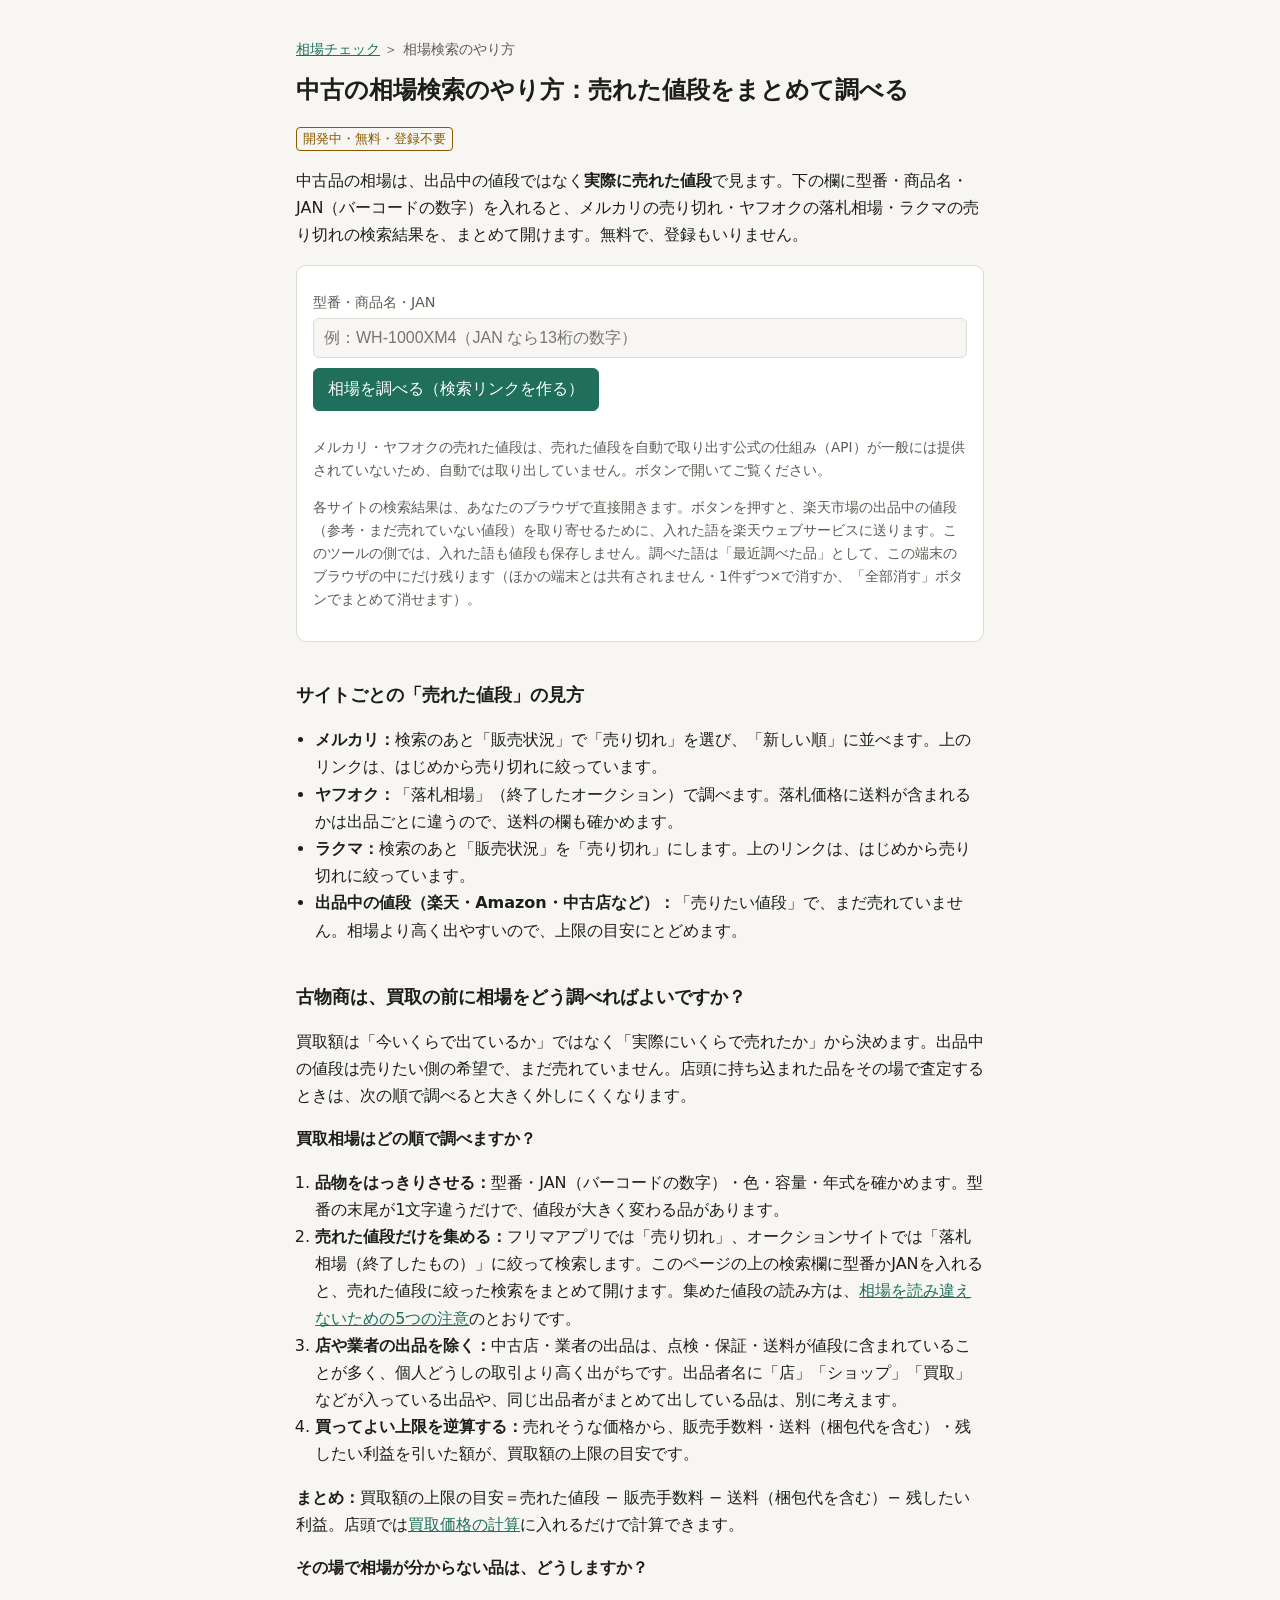
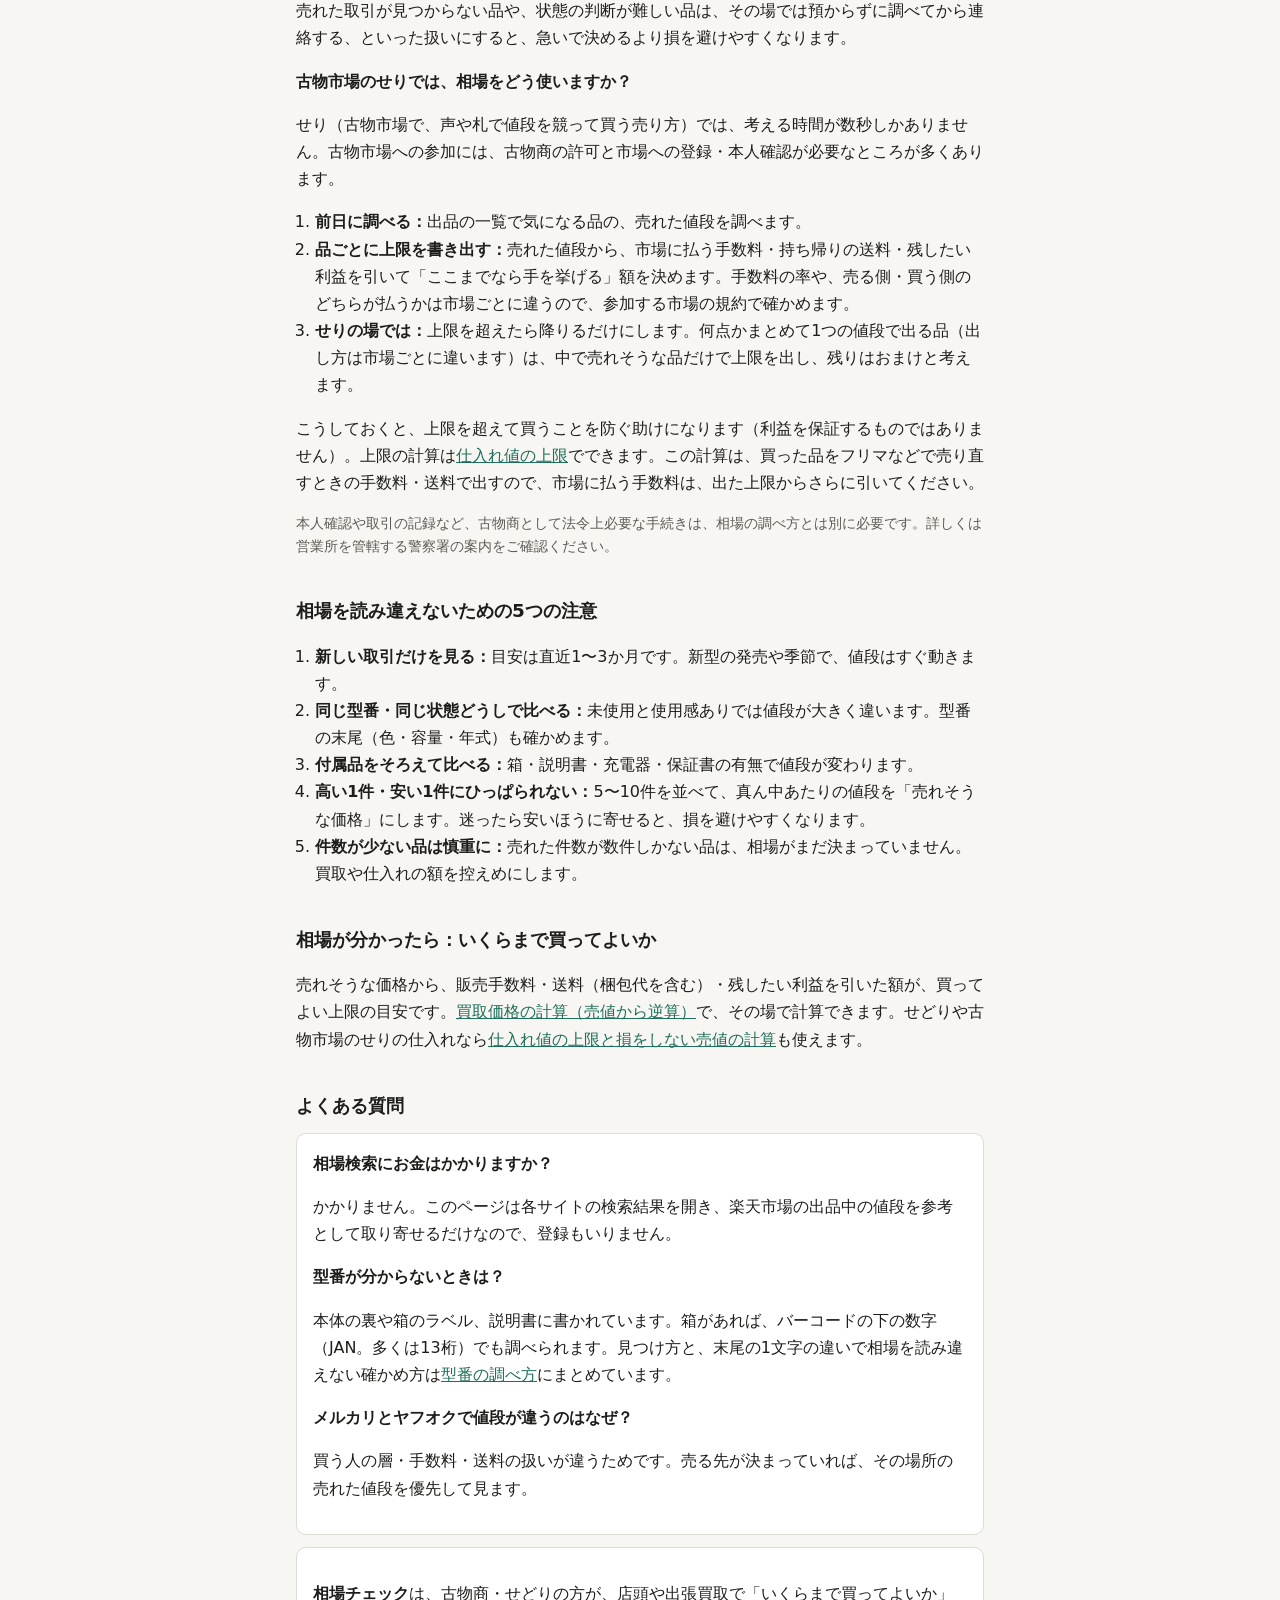
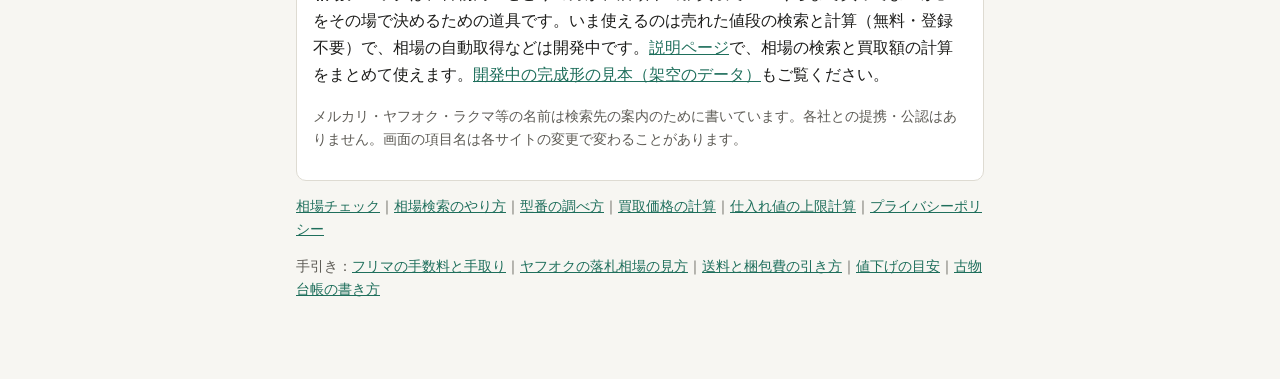
<file: souba-kensaku.html>
<!doctype html>
<html lang="ja">
<head>
<meta charset="utf-8">
<meta name="viewport" content="width=device-width, initial-scale=1">
<title>中古の相場検索｜売れた値段をメルカリ・ヤフオク・ラクマでまとめて調べる</title>
<meta name="description" content="中古品の相場は「売れた値段」で調べます。メルカリの売り切れ・ヤフオクの落札相場・ラクマの売り切れを、型番やJANを1回入れるだけでまとめて開く無料の相場検索と、相場を読み違えないための5つの注意。">
<link rel="canonical" href="https://cocreturn.com/souba-check/souba-kensaku.html">
<meta property="og:type" content="article">
<meta property="og:locale" content="ja_JP">
<meta property="og:site_name" content="相場チェック">
<meta property="og:title" content="中古の相場検索のやり方｜売れた値段をまとめて調べる">
<meta property="og:description" content="メルカリの売り切れ・ヤフオクの落札相場・ラクマの売り切れを、型番を1回入れるだけでまとめて開く無料の相場検索。">
<meta property="og:url" content="https://cocreturn.com/souba-check/souba-kensaku.html">
<meta name="twitter:card" content="summary">
<link rel="stylesheet" href="page.css?v=6.6">
</head>
<body>
<main>
<p class="small"><a href="./">相場チェック</a> ＞ 相場検索のやり方</p>
<h1>中古の相場検索のやり方：売れた値段をまとめて調べる</h1>
<p><span class="badge">開発中・無料・登録不要</span></p>
<p>中古品の相場は、出品中の値段ではなく<b>実際に売れた値段</b>で見ます。下の欄に型番・商品名・JAN（バーコードの数字）を入れると、メルカリの売り切れ・ヤフオクの落札相場・ラクマの売り切れの検索結果を、まとめて開けます。無料で、登録もいりません。</p>

<div class="card">
  <label for="q">型番・商品名・JAN</label>
  <input id="q" placeholder="例：WH-1000XM4（JAN なら13桁の数字）">
  <div style="margin-top:10px"><button id="go" type="button">相場を調べる（検索リンクを作る）</button></div>
  <div class="links" id="links"></div>
  <div id="autoprice" class="autoprice" hidden aria-live="polite"></div>
  <p class="small">メルカリ・ヤフオクの売れた値段は、売れた値段を自動で取り出す公式の仕組み（API）が一般には提供されていないため、自動では取り出していません。ボタンで開いてご覧ください。</p>
  <p class="small">各サイトの検索結果は、あなたのブラウザで直接開きます。ボタンを押すと、楽天市場の出品中の値段（参考・まだ売れていない値段）を取り寄せるために、入れた語を楽天ウェブサービスに送ります。このツールの側では、入れた語も値段も保存しません。調べた語は「最近調べた品」として、この端末のブラウザの中にだけ残ります（ほかの端末とは共有されません・1件ずつ×で消すか、「全部消す」ボタンでまとめて消せます）。</p>
</div>

<h2>サイトごとの「売れた値段」の見方</h2>
<ul>
  <li><b>メルカリ：</b>検索のあと「販売状況」で「売り切れ」を選び、「新しい順」に並べます。上のリンクは、はじめから売り切れに絞っています。</li>
  <li><b>ヤフオク：</b>「落札相場」（終了したオークション）で調べます。落札価格に送料が含まれるかは出品ごとに違うので、送料の欄も確かめます。</li>
  <li><b>ラクマ：</b>検索のあと「販売状況」を「売り切れ」にします。上のリンクは、はじめから売り切れに絞っています。</li>
  <li><b>出品中の値段（楽天・Amazon・中古店など）：</b>「売りたい値段」で、まだ売れていません。相場より高く出やすいので、上限の目安にとどめます。</li>
</ul>

<h2>古物商は、買取の前に相場をどう調べればよいですか？</h2>
<p>買取額は「今いくらで出ているか」ではなく「実際にいくらで売れたか」から決めます。出品中の値段は売りたい側の希望で、まだ売れていません。店頭に持ち込まれた品をその場で査定するときは、次の順で調べると大きく外しにくくなります。</p>
<h3>買取相場はどの順で調べますか？</h3>
<ol>
  <li><b>品物をはっきりさせる：</b>型番・JAN（バーコードの数字）・色・容量・年式を確かめます。型番の末尾が1文字違うだけで、値段が大きく変わる品があります。</li>
  <li><b>売れた値段だけを集める：</b>フリマアプリでは「売り切れ」、オークションサイトでは「落札相場（終了したもの）」に絞って検索します。このページの上の検索欄に型番かJANを入れると、売れた値段に絞った検索をまとめて開けます。集めた値段の読み方は、<a href="#chuui">相場を読み違えないための5つの注意</a>のとおりです。</li>
  <li><b>店や業者の出品を除く：</b>中古店・業者の出品は、点検・保証・送料が値段に含まれていることが多く、個人どうしの取引より高く出がちです。出品者名に「店」「ショップ」「買取」などが入っている出品や、同じ出品者がまとめて出している品は、別に考えます。</li>
  <li><b>買ってよい上限を逆算する：</b>売れそうな価格から、販売手数料・送料（梱包代を含む）・残したい利益を引いた額が、買取額の上限の目安です。</li>
</ol>
<p><b>まとめ：</b>買取額の上限の目安＝売れた値段 − 販売手数料 − 送料（梱包代を含む）− 残したい利益。店頭では<a href="kaitori-keisan.html">買取価格の計算</a>に入れるだけで計算できます。</p>
<h3>その場で相場が分からない品は、どうしますか？</h3>
<p>売れた取引が見つからない品や、状態の判断が難しい品は、その場では預からずに調べてから連絡する、といった扱いにすると、急いで決めるより損を避けやすくなります。</p>
<h3>古物市場のせりでは、相場をどう使いますか？</h3>
<p>せり（古物市場で、声や札で値段を競って買う売り方）では、考える時間が数秒しかありません。古物市場への参加には、古物商の許可と市場への登録・本人確認が必要なところが多くあります。</p>
<ol>
  <li><b>前日に調べる：</b>出品の一覧で気になる品の、売れた値段を調べます。</li>
  <li><b>品ごとに上限を書き出す：</b>売れた値段から、市場に払う手数料・持ち帰りの送料・残したい利益を引いて「ここまでなら手を挙げる」額を決めます。手数料の率や、売る側・買う側のどちらが払うかは市場ごとに違うので、参加する市場の規約で確かめます。</li>
  <li><b>せりの場では：</b>上限を超えたら降りるだけにします。何点かまとめて1つの値段で出る品（出し方は市場ごとに違います）は、中で売れそうな品だけで上限を出し、残りはおまけと考えます。</li>
</ol>
<p>こうしておくと、上限を超えて買うことを防ぐ助けになります（利益を保証するものではありません）。上限の計算は<a href="shiire-jougen.html">仕入れ値の上限</a>でできます。この計算は、買った品をフリマなどで売り直すときの手数料・送料で出すので、市場に払う手数料は、出た上限からさらに引いてください。</p>
<p class="small">本人確認や取引の記録など、古物商として法令上必要な手続きは、相場の調べ方とは別に必要です。詳しくは営業所を管轄する警察署の案内をご確認ください。</p>

<h2 id="chuui">相場を読み違えないための5つの注意</h2>
<ol>
  <li><b>新しい取引だけを見る：</b>目安は直近1〜3か月です。新型の発売や季節で、値段はすぐ動きます。</li>
  <li><b>同じ型番・同じ状態どうしで比べる：</b>未使用と使用感ありでは値段が大きく違います。型番の末尾（色・容量・年式）も確かめます。</li>
  <li><b>付属品をそろえて比べる：</b>箱・説明書・充電器・保証書の有無で値段が変わります。</li>
  <li><b>高い1件・安い1件にひっぱられない：</b>5〜10件を並べて、真ん中あたりの値段を「売れそうな価格」にします。迷ったら安いほうに寄せると、損を避けやすくなります。</li>
  <li><b>件数が少ない品は慎重に：</b>売れた件数が数件しかない品は、相場がまだ決まっていません。買取や仕入れの額を控えめにします。</li>
</ol>

<h2>相場が分かったら：いくらまで買ってよいか</h2>
<p>売れそうな価格から、販売手数料・送料（梱包代を含む）・残したい利益を引いた額が、買ってよい上限の目安です。<a href="kaitori-keisan.html">買取価格の計算（売値から逆算）</a>で、その場で計算できます。せどりや古物市場のせりの仕入れなら<a href="shiire-jougen.html">仕入れ値の上限と損をしない売値の計算</a>も使えます。</p>

<h2>よくある質問</h2>
<div class="card">
  <h3>相場検索にお金はかかりますか？</h3>
  <p>かかりません。このページは各サイトの検索結果を開き、楽天市場の出品中の値段を参考として取り寄せるだけなので、登録もいりません。</p>
  <h3>型番が分からないときは？</h3>
  <p>本体の裏や箱のラベル、説明書に書かれています。箱があれば、バーコードの下の数字（JAN。多くは13桁）でも調べられます。見つけ方と、末尾の1文字の違いで相場を読み違えない確かめ方は<a href="kataban-shirabe.html">型番の調べ方</a>にまとめています。</p>
  <h3>メルカリとヤフオクで値段が違うのはなぜ？</h3>
  <p>買う人の層・手数料・送料の扱いが違うためです。売る先が決まっていれば、その場所の売れた値段を優先して見ます。</p>
</div>

<div class="card">
  <p><b>相場チェック</b>は、古物商・せどりの方が、店頭や出張買取で「いくらまで買ってよいか」をその場で決めるための道具です。いま使えるのは売れた値段の検索と計算（無料・登録不要）で、相場の自動取得などは開発中です。<a href="./">説明ページ</a>で、相場の検索と買取額の計算をまとめて使えます。<a href="demo.html">開発中の完成形の見本（架空のデータ）</a>もご覧ください。</p>
  <p class="small">メルカリ・ヤフオク・ラクマ等の名前は検索先の案内のために書いています。各社との提携・公認はありません。画面の項目名は各サイトの変更で変わることがあります。</p>
</div>
<p class="small"><a href="./">相場チェック</a>｜<a href="souba-kensaku.html">相場検索のやり方</a>｜<a href="kataban-shirabe.html">型番の調べ方</a>｜<a href="kaitori-keisan.html">買取価格の計算</a>｜<a href="shiire-jougen.html">仕入れ値の上限計算</a>｜<a href="privacy.html">プライバシーポリシー</a></p>
<p class="small">手引き：<a href="furima-tedori.html">フリマの手数料と手取り</a>｜<a href="yahuoku-rakusatsu-miekata.html">ヤフオクの落札相場の見方</a>｜<a href="okuri-konpou-hiki.html">送料と梱包費の引き方</a>｜<a href="nerisage-meyasu.html">値下げの目安</a>｜<a href="kobutsu-daicho.html">古物台帳の書き方</a></p>
</main>
<script src="config.js?v=6.3"></script>
<script src="prices.js?v=6.5"></script>
<script src="tools.js?v=7.2"></script>
<script src="recent.js?v=6.5"></script>
<script>if(location.hash==='#toggle-goatcounter'){try{if(localStorage.getItem('skipgc')==='t'){localStorage.removeItem('skipgc');alert('この端末の訪問を、また数えるようにしました')}else{localStorage.setItem('skipgc','t');alert('この端末の訪問は、今後数えません')}}catch(e){alert('この端末では設定できませんでした')}}</script>
<script data-goatcounter="https://souba-check.goatcounter.com/count" async src="//gc.zgo.at/count.js"></script>
</body>
</html>
</file>
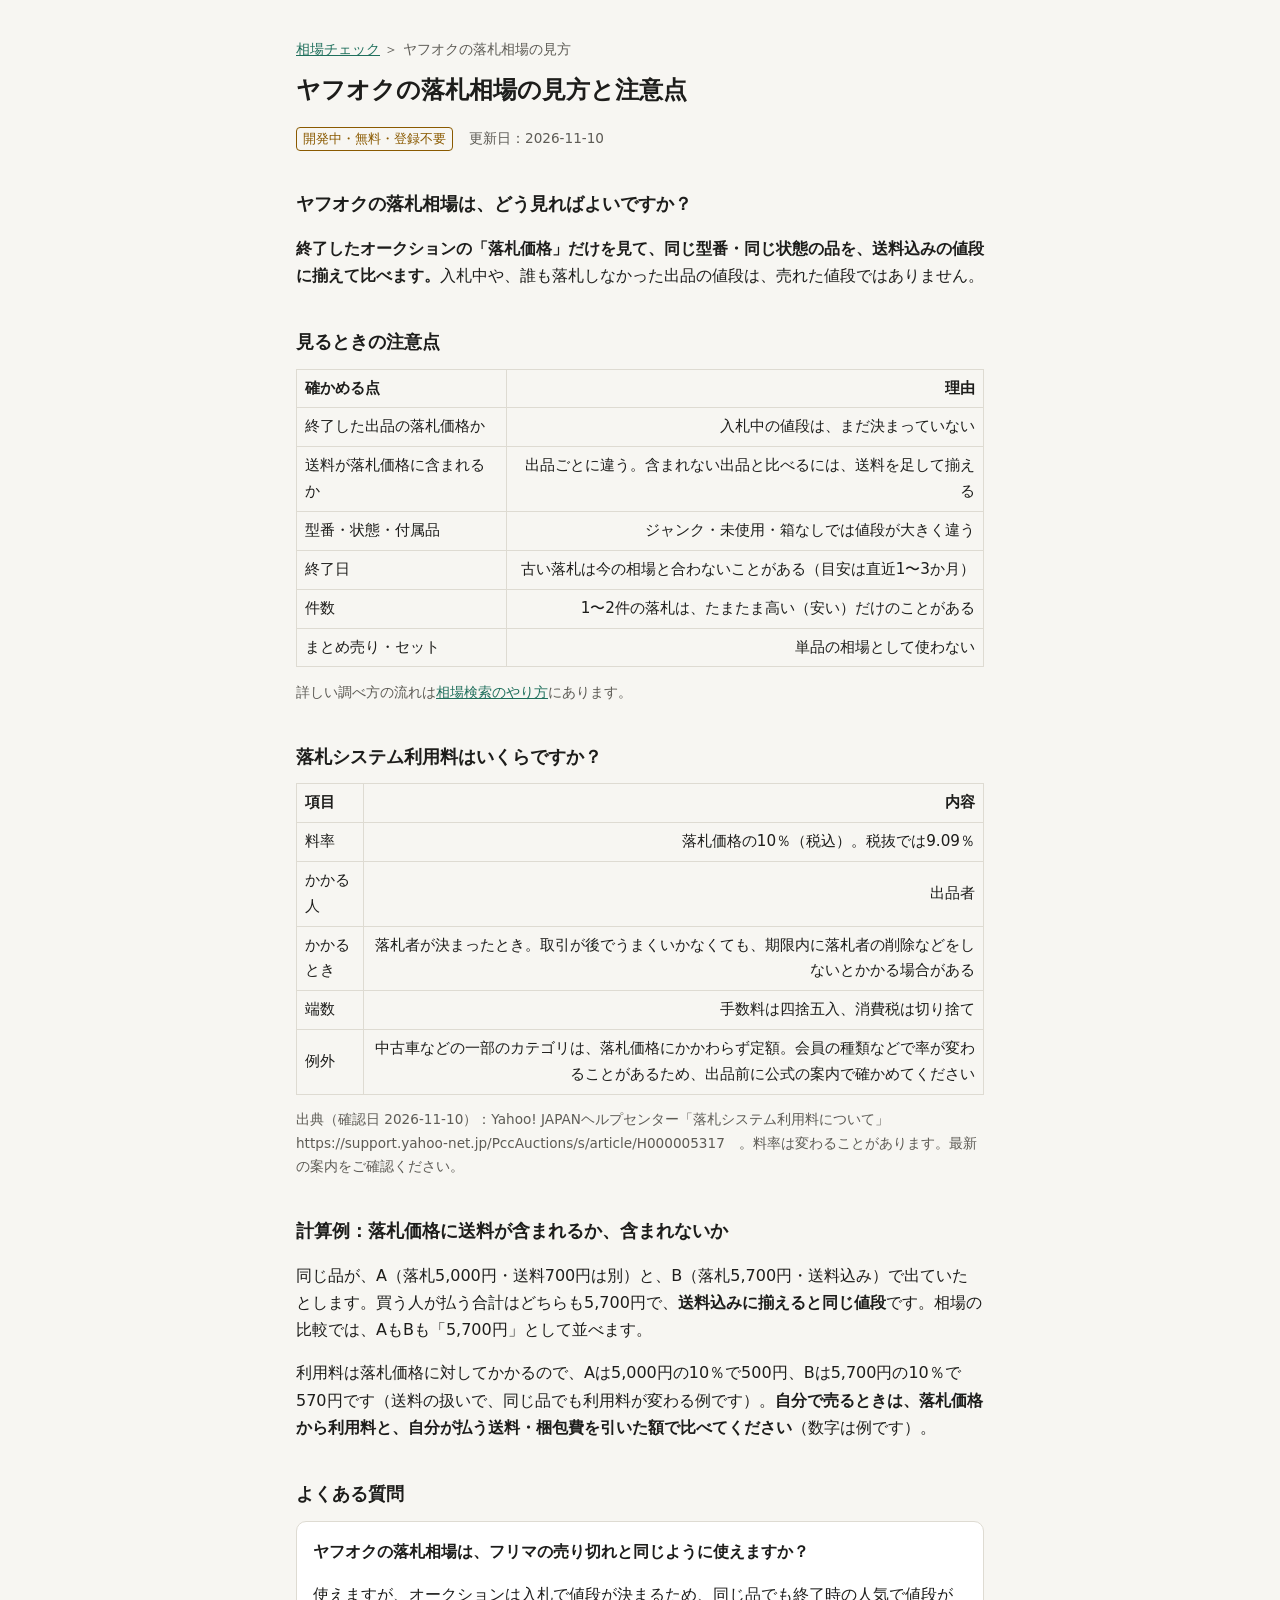
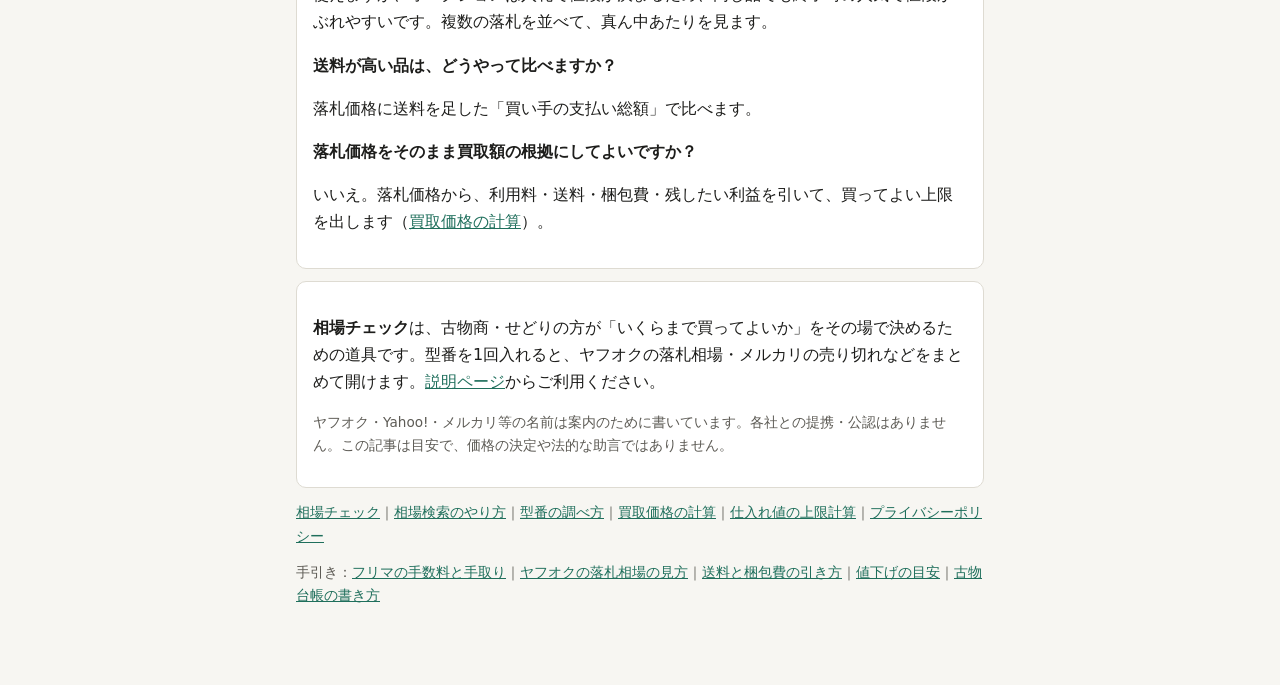
<file: yahuoku-rakusatsu-miekata.html>
<!doctype html>
<html lang="ja">
<head>
<meta charset="utf-8">
<meta name="viewport" content="width=device-width, initial-scale=1">
<title>ヤフオクの落札相場の見方と注意点｜利用料10％を引いた手取りの計算</title>
<meta name="description" content="ヤフオクの落札相場を中古の仕入れの目安にするときの見方と注意。送料込みの値段に揃える方法、落札システム利用料（10％・税込）を引いた手取りの計算例つき。無料・登録不要。">
<link rel="canonical" href="https://cocreturn.com/souba-check/yahuoku-rakusatsu-miekata.html">
<meta property="og:type" content="article">
<meta property="og:locale" content="ja_JP">
<meta property="og:site_name" content="相場チェック">
<meta property="og:title" content="ヤフオクの落札相場の見方と注意点">
<meta property="og:description" content="落札相場の見方と、送料込みの値段に揃える方法、利用料を引いた手取りの計算例。">
<meta property="og:url" content="https://cocreturn.com/souba-check/yahuoku-rakusatsu-miekata.html">
<meta name="twitter:card" content="summary">
<link rel="stylesheet" href="page.css?v=6.6">
</head>
<body>
<main>
<p class="small"><a href="./">相場チェック</a> ＞ ヤフオクの落札相場の見方</p>
<h1>ヤフオクの落札相場の見方と注意点</h1>
<p><span class="badge">開発中・無料・登録不要</span>　<span class="small">更新日：2026-11-10</span></p>

<h2>ヤフオクの落札相場は、どう見ればよいですか？</h2>
<p><b>終了したオークションの「落札価格」だけを見て、同じ型番・同じ状態の品を、送料込みの値段に揃えて比べます。</b>入札中や、誰も落札しなかった出品の値段は、売れた値段ではありません。</p>

<h2>見るときの注意点</h2>
<table>
  <thead><tr><th>確かめる点</th><th>理由</th></tr></thead>
  <tbody>
    <tr><td>終了した出品の落札価格か</td><td>入札中の値段は、まだ決まっていない</td></tr>
    <tr><td>送料が落札価格に含まれるか</td><td>出品ごとに違う。含まれない出品と比べるには、送料を足して揃える</td></tr>
    <tr><td>型番・状態・付属品</td><td>ジャンク・未使用・箱なしでは値段が大きく違う</td></tr>
    <tr><td>終了日</td><td>古い落札は今の相場と合わないことがある（目安は直近1〜3か月）</td></tr>
    <tr><td>件数</td><td>1〜2件の落札は、たまたま高い（安い）だけのことがある</td></tr>
    <tr><td>まとめ売り・セット</td><td>単品の相場として使わない</td></tr>
  </tbody>
</table>
<p class="small">詳しい調べ方の流れは<a href="souba-kensaku.html">相場検索のやり方</a>にあります。</p>

<h2>落札システム利用料はいくらですか？</h2>
<table>
  <thead><tr><th>項目</th><th>内容</th></tr></thead>
  <tbody>
    <tr><td>料率</td><td>落札価格の10％（税込）。税抜では9.09％</td></tr>
    <tr><td>かかる人</td><td>出品者</td></tr>
    <tr><td>かかるとき</td><td>落札者が決まったとき。取引が後でうまくいかなくても、期限内に落札者の削除などをしないとかかる場合がある</td></tr>
    <tr><td>端数</td><td>手数料は四捨五入、消費税は切り捨て</td></tr>
    <tr><td>例外</td><td>中古車などの一部のカテゴリは、落札価格にかかわらず定額。会員の種類などで率が変わることがあるため、出品前に公式の案内で確かめてください</td></tr>
  </tbody>
</table>
<p class="small" style="overflow-wrap:anywhere">出典（確認日 2026-11-10）：Yahoo! JAPANヘルプセンター「落札システム利用料について」 https://support.yahoo-net.jp/PccAuctions/s/article/H000005317　。料率は変わることがあります。最新の案内をご確認ください。</p>

<h2>計算例：落札価格に送料が含まれるか、含まれないか</h2>
<p>同じ品が、A（落札5,000円・送料700円は別）と、B（落札5,700円・送料込み）で出ていたとします。買う人が払う合計はどちらも5,700円で、<b>送料込みに揃えると同じ値段</b>です。相場の比較では、AもBも「5,700円」として並べます。</p>
<p>利用料は落札価格に対してかかるので、Aは5,000円の10％で500円、Bは5,700円の10％で570円です（送料の扱いで、同じ品でも利用料が変わる例です）。<b>自分で売るときは、落札価格から利用料と、自分が払う送料・梱包費を引いた額で比べてください</b>（数字は例です）。</p>

<h2>よくある質問</h2>
<div class="card">
  <h3>ヤフオクの落札相場は、フリマの売り切れと同じように使えますか？</h3>
  <p>使えますが、オークションは入札で値段が決まるため、同じ品でも終了時の人気で値段がぶれやすいです。複数の落札を並べて、真ん中あたりを見ます。</p>
  <h3>送料が高い品は、どうやって比べますか？</h3>
  <p>落札価格に送料を足した「買い手の支払い総額」で比べます。</p>
  <h3>落札価格をそのまま買取額の根拠にしてよいですか？</h3>
  <p>いいえ。落札価格から、利用料・送料・梱包費・残したい利益を引いて、買ってよい上限を出します（<a href="kaitori-keisan.html">買取価格の計算</a>）。</p>
</div>

<div class="card">
  <p><b>相場チェック</b>は、古物商・せどりの方が「いくらまで買ってよいか」をその場で決めるための道具です。型番を1回入れると、ヤフオクの落札相場・メルカリの売り切れなどをまとめて開けます。<a href="./">説明ページ</a>からご利用ください。</p>
  <p class="small">ヤフオク・Yahoo!・メルカリ等の名前は案内のために書いています。各社との提携・公認はありません。この記事は目安で、価格の決定や法的な助言ではありません。</p>
</div>
<p class="small"><a href="./">相場チェック</a>｜<a href="souba-kensaku.html">相場検索のやり方</a>｜<a href="kataban-shirabe.html">型番の調べ方</a>｜<a href="kaitori-keisan.html">買取価格の計算</a>｜<a href="shiire-jougen.html">仕入れ値の上限計算</a>｜<a href="privacy.html">プライバシーポリシー</a></p>
<p class="small">手引き：<a href="furima-tedori.html">フリマの手数料と手取り</a>｜<a href="yahuoku-rakusatsu-miekata.html">ヤフオクの落札相場の見方</a>｜<a href="okuri-konpou-hiki.html">送料と梱包費の引き方</a>｜<a href="nerisage-meyasu.html">値下げの目安</a>｜<a href="kobutsu-daicho.html">古物台帳の書き方</a></p>
</main>
<script src="tools.js?v=7.2"></script>
<script>if(location.hash==='#toggle-goatcounter'){try{if(localStorage.getItem('skipgc')==='t'){localStorage.removeItem('skipgc');alert('この端末の訪問を、また数えるようにしました')}else{localStorage.setItem('skipgc','t');alert('この端末の訪問は、今後数えません')}}catch(e){alert('この端末では設定できませんでした')}}</script>
<script data-goatcounter="https://souba-check.goatcounter.com/count" async src="//gc.zgo.at/count.js"></script>
</body>
</html>
</file>
<file: page.css>
:root{--bg:#f7f6f2;--card:#fff;--ink:#1d1d1b;--sub:#5d5b55;--line:#dedbd2;--accent:#1f6f5c;--accent-ink:#fff;--warn:#8a5a00}
@media (prefers-color-scheme:dark){:root{--bg:#161614;--card:#1f1f1c;--ink:#ecebe6;--sub:#a9a69d;--line:#3a3934;--accent:#5cbfa3;--accent-ink:#0d1f1a;--warn:#e0b45c}}
*{box-sizing:border-box}
body{margin:0;background:var(--bg);color:var(--ink);font-family:system-ui,-apple-system,"Hiragino Sans","Yu Gothic UI",sans-serif;line-height:1.7}
main{max-width:720px;margin:0 auto;padding:24px 16px 64px}
a{color:var(--accent)}
h1{font-size:1.5rem;line-height:1.4;margin:.2em 0 .4em}
h2{font-size:1.15rem;margin:2em 0 .6em}
h3{font-size:1rem;margin:12px 0 4px}
.card{background:var(--card);border:1px solid var(--line);border-radius:10px;padding:16px;margin:12px 0}
.card h3:first-child{margin-top:0}
label{display:block;font-size:.9rem;color:var(--sub);margin:.6em 0 .2em}
select,input{width:100%;font-size:1rem;padding:10px;border:1px solid var(--line);border-radius:6px;background:var(--bg);color:var(--ink)}
.row{display:grid;grid-template-columns:1fr 1fr;gap:10px}
button,.btn{display:inline-block;font-size:1rem;padding:10px 14px;border-radius:6px;border:1px solid var(--accent);background:var(--accent);color:var(--accent-ink);cursor:pointer;text-decoration:none}
.links{display:grid;grid-template-columns:repeat(auto-fill,minmax(150px,1fr));gap:8px;margin-top:12px}
.links a{display:block;text-align:center;padding:10px;border:1px solid var(--line);border-radius:6px;color:var(--ink);text-decoration:none;background:var(--bg)}
.links a:hover{border-color:var(--accent)}
.links a.list{border:1px dashed var(--sub);background:transparent}
.result{font-size:1.3rem;font-weight:700;color:var(--accent)}
#out{font-size:1.9rem}
.cond{display:block;font-size:.95rem;margin-top:.3rem}
.badge{display:inline-block;font-size:.8rem;border:1px solid var(--warn);color:var(--warn);border-radius:4px;padding:0 6px}
.small{font-size:.85rem;color:var(--sub)}
.chips{display:flex;flex-wrap:wrap;gap:6px}
.chip{display:inline-flex;align-items:stretch;max-width:100%;border:1px solid var(--accent);border-radius:22px;background:var(--bg);overflow:hidden}
.chip-go{font:inherit;font-size:.95rem;min-height:44px;padding:6px 6px 6px 14px;border:none;background:none;color:var(--ink);cursor:pointer;overflow-wrap:anywhere;text-align:left}
.chip-x{font:inherit;min-width:40px;min-height:44px;border:none;border-left:1px solid var(--line);background:none;color:var(--sub);cursor:pointer}
.chip-tools{display:flex;flex-wrap:wrap;gap:8px;margin-top:8px}
.chip-del{font:inherit;font-size:.9rem;min-height:44px;padding:6px 12px;border:1px solid var(--line);border-radius:6px;background:var(--card);color:var(--ink);cursor:pointer}
.autoprice{margin-top:12px;border-top:1px solid var(--line);padding-top:8px}
.pstat{display:grid;grid-template-columns:repeat(3,1fr);gap:8px;margin:6px 0}.pstat div{background:var(--bg);border:1px solid var(--line);border-radius:6px;padding:6px 8px;text-align:center}.pstat b{display:block;font-size:1.15rem}
.plist{padding-left:1.1em;margin:4px 0}.plist li{margin:2px 0;word-break:break-all}
table{width:100%;border-collapse:collapse;font-size:.95rem}
th,td{border:1px solid var(--line);padding:6px 8px;text-align:right}
th:first-child,td:first-child{text-align:left}
ul,ol{padding-left:1.2em}
details summary{cursor:pointer;padding:10px 0;font-size:1.05rem;color:var(--accent)}
</file>
